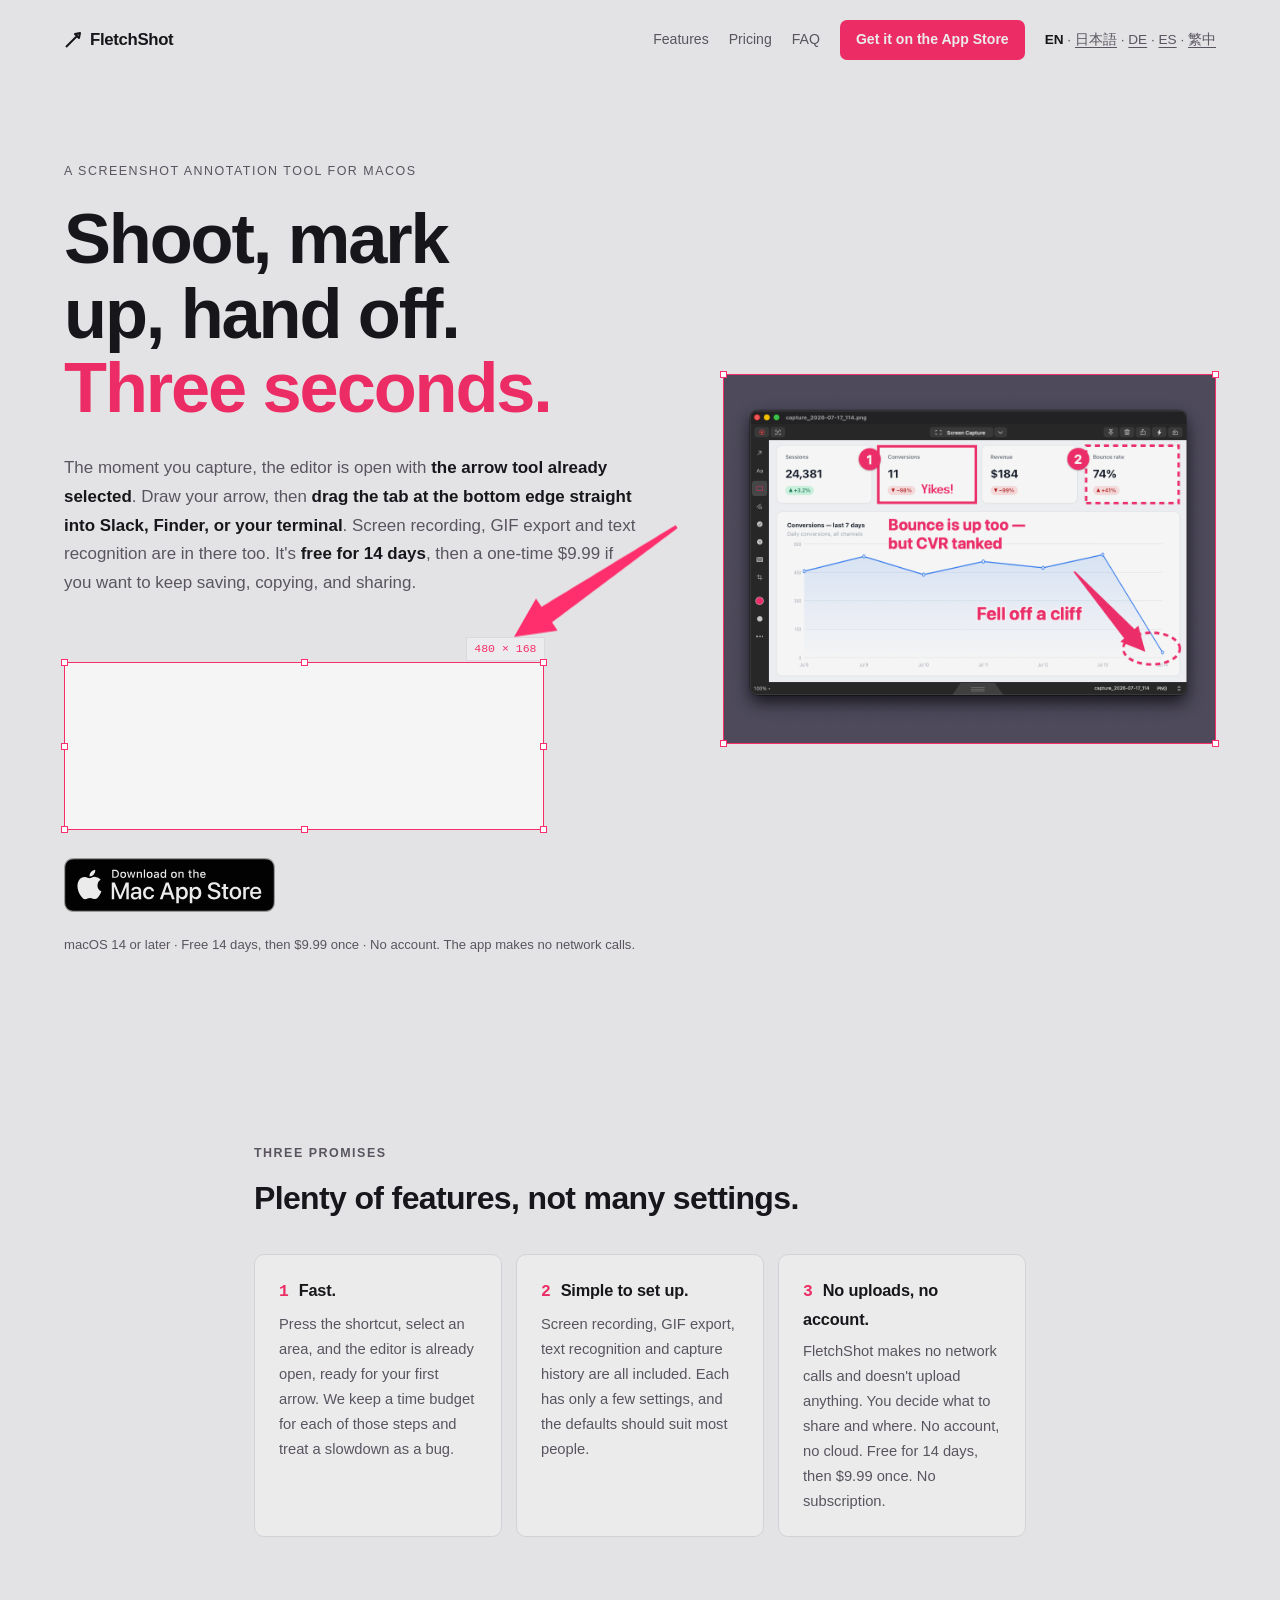
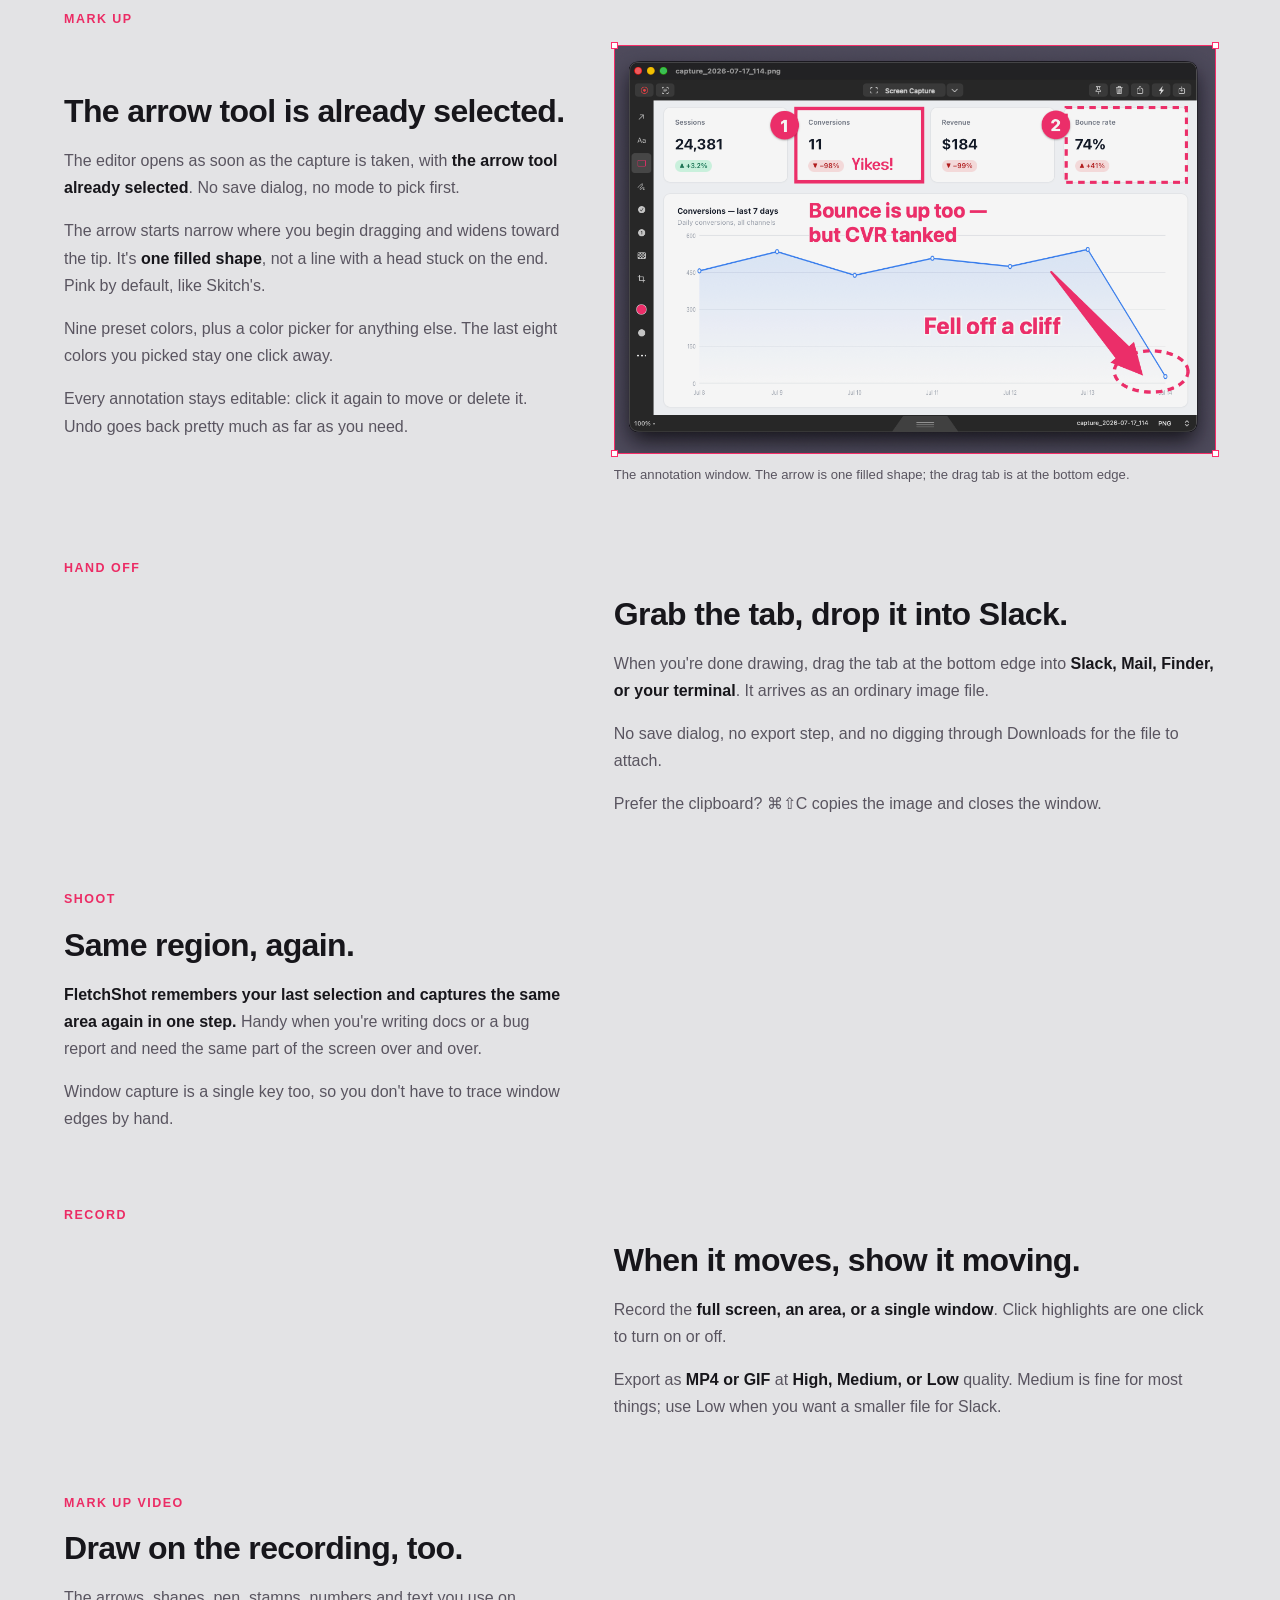
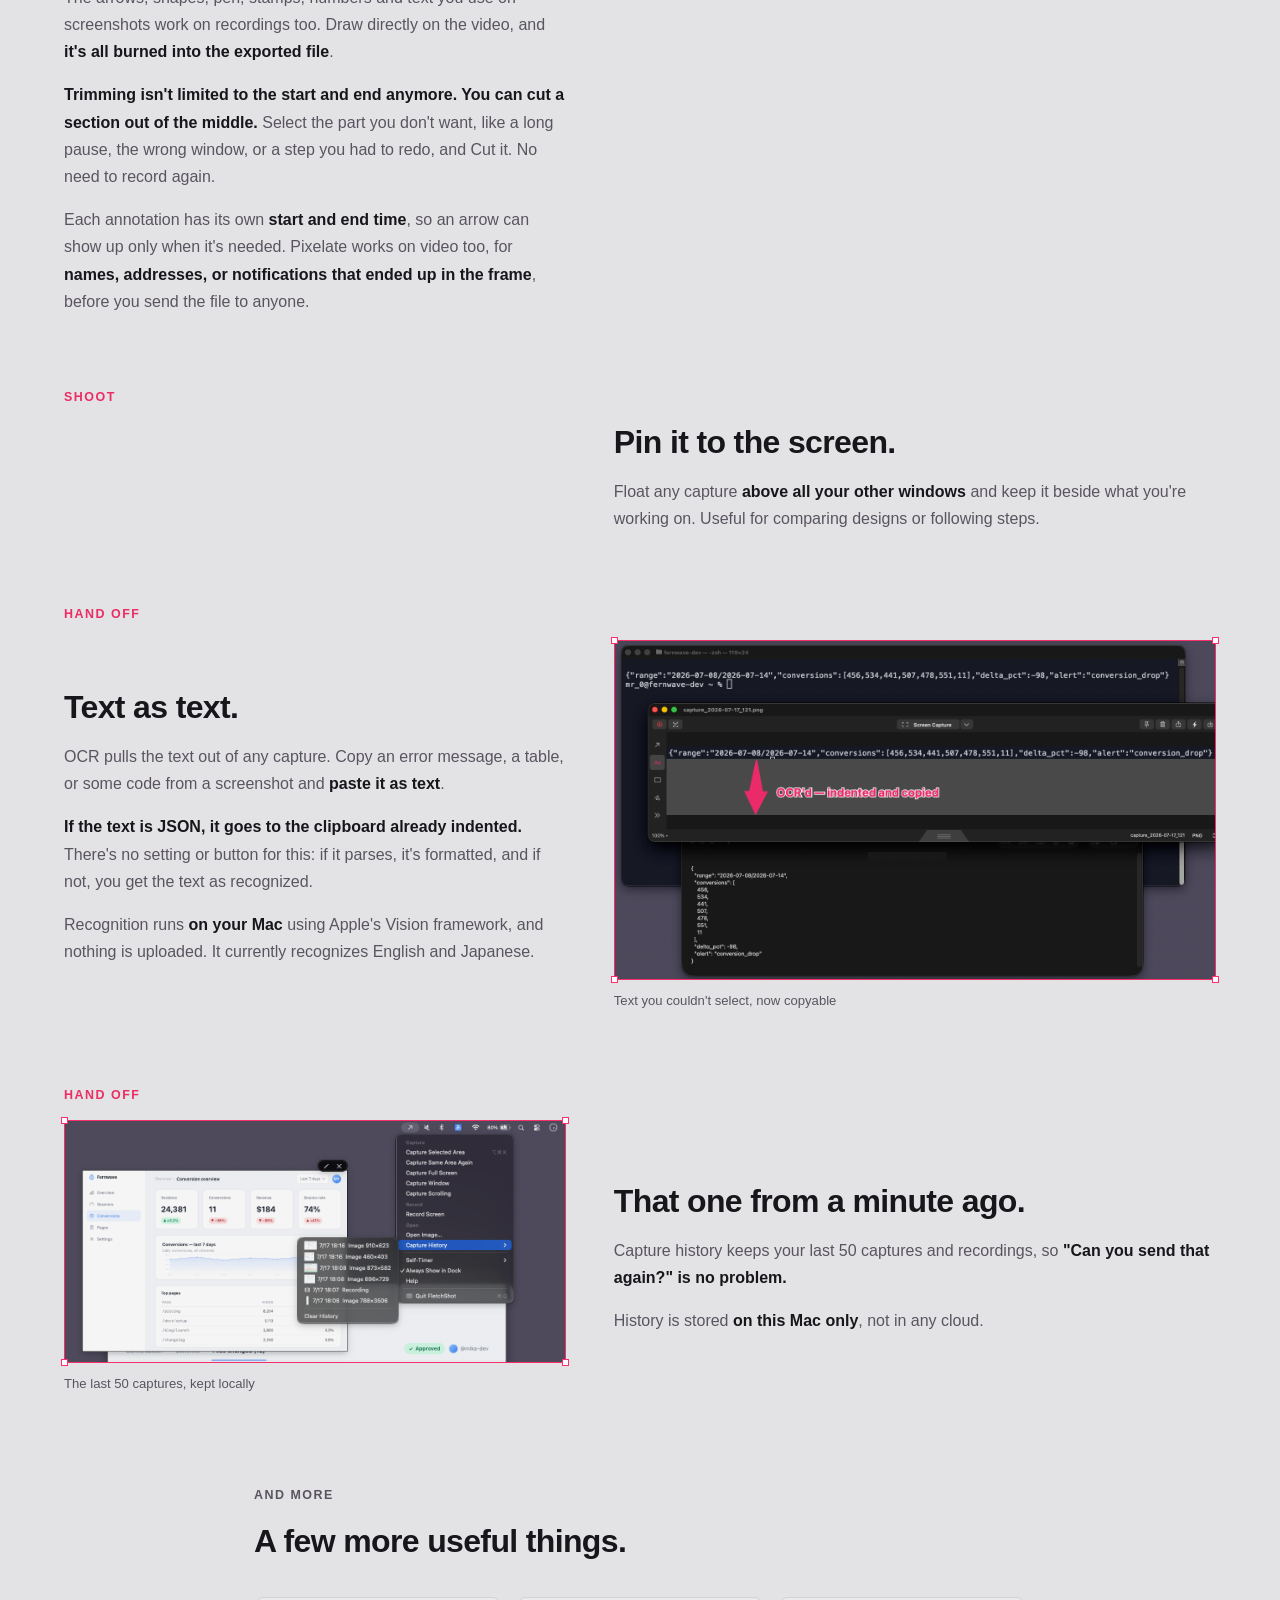
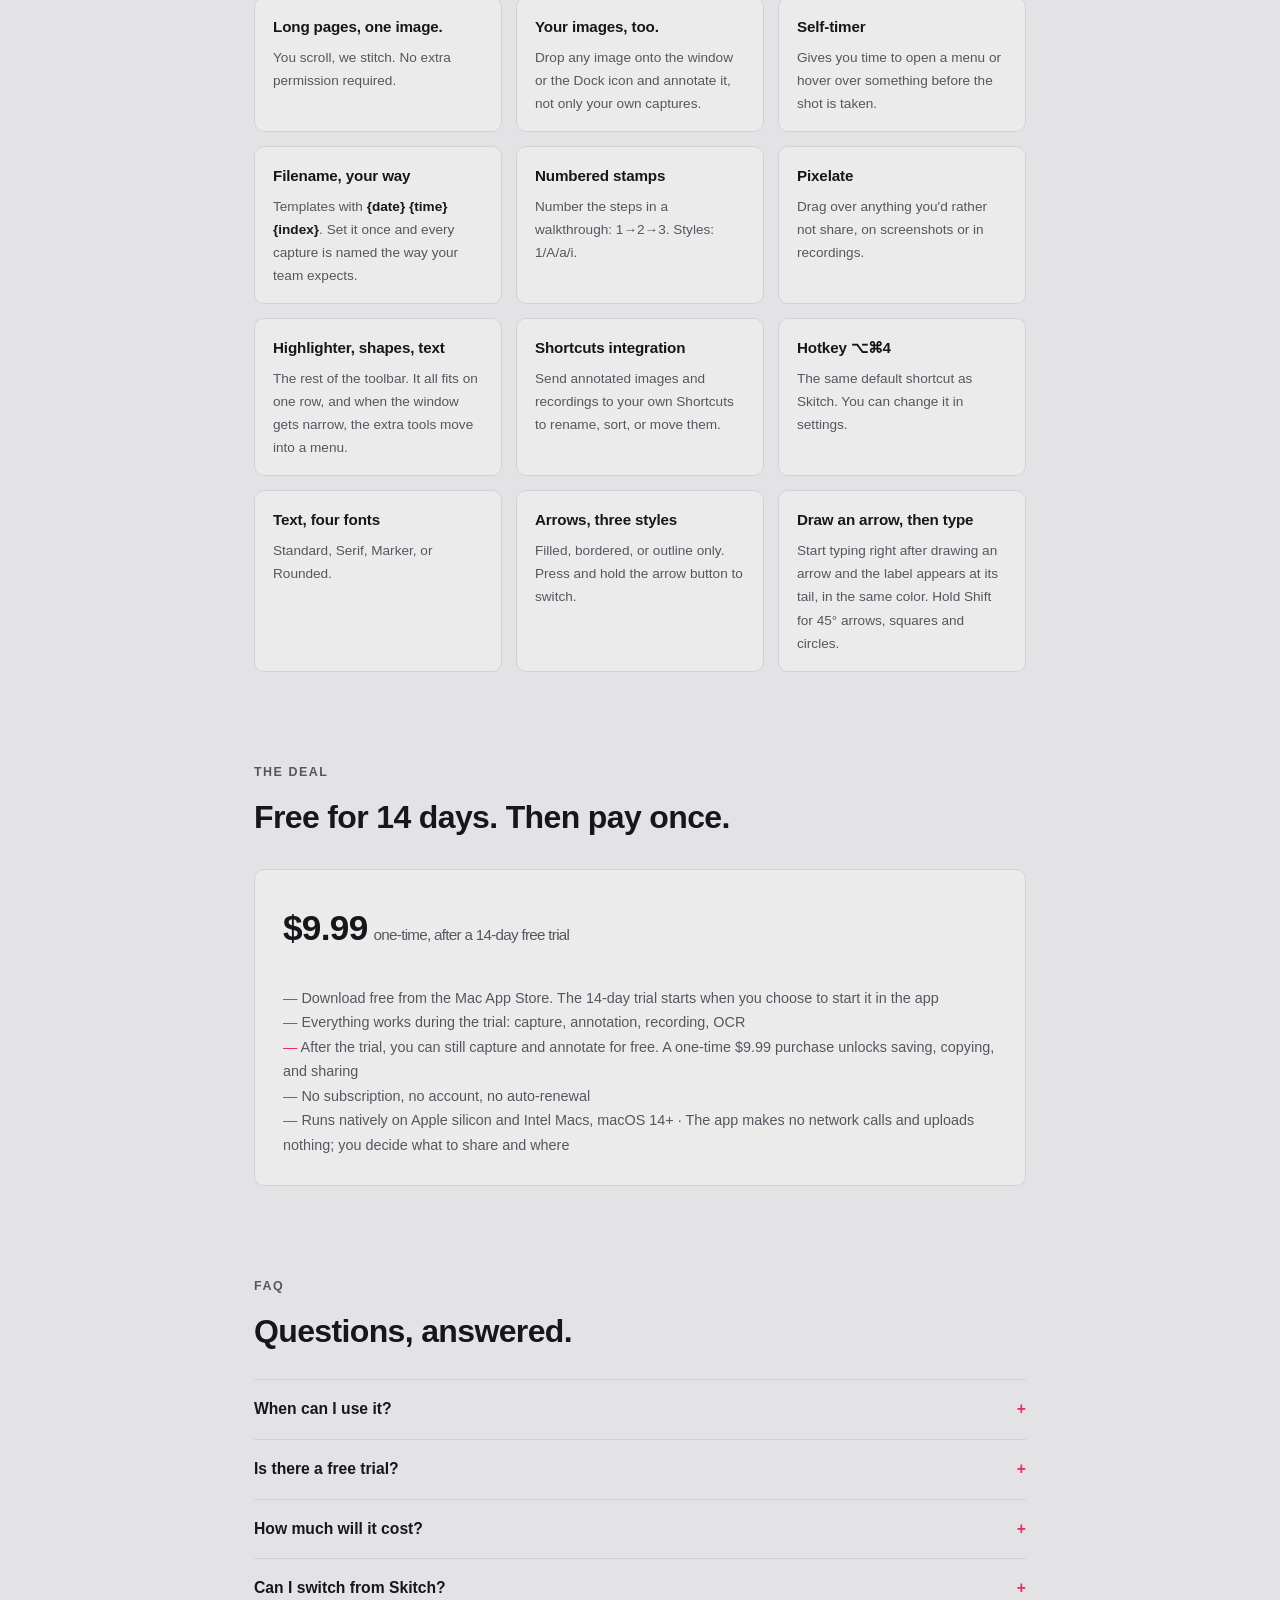
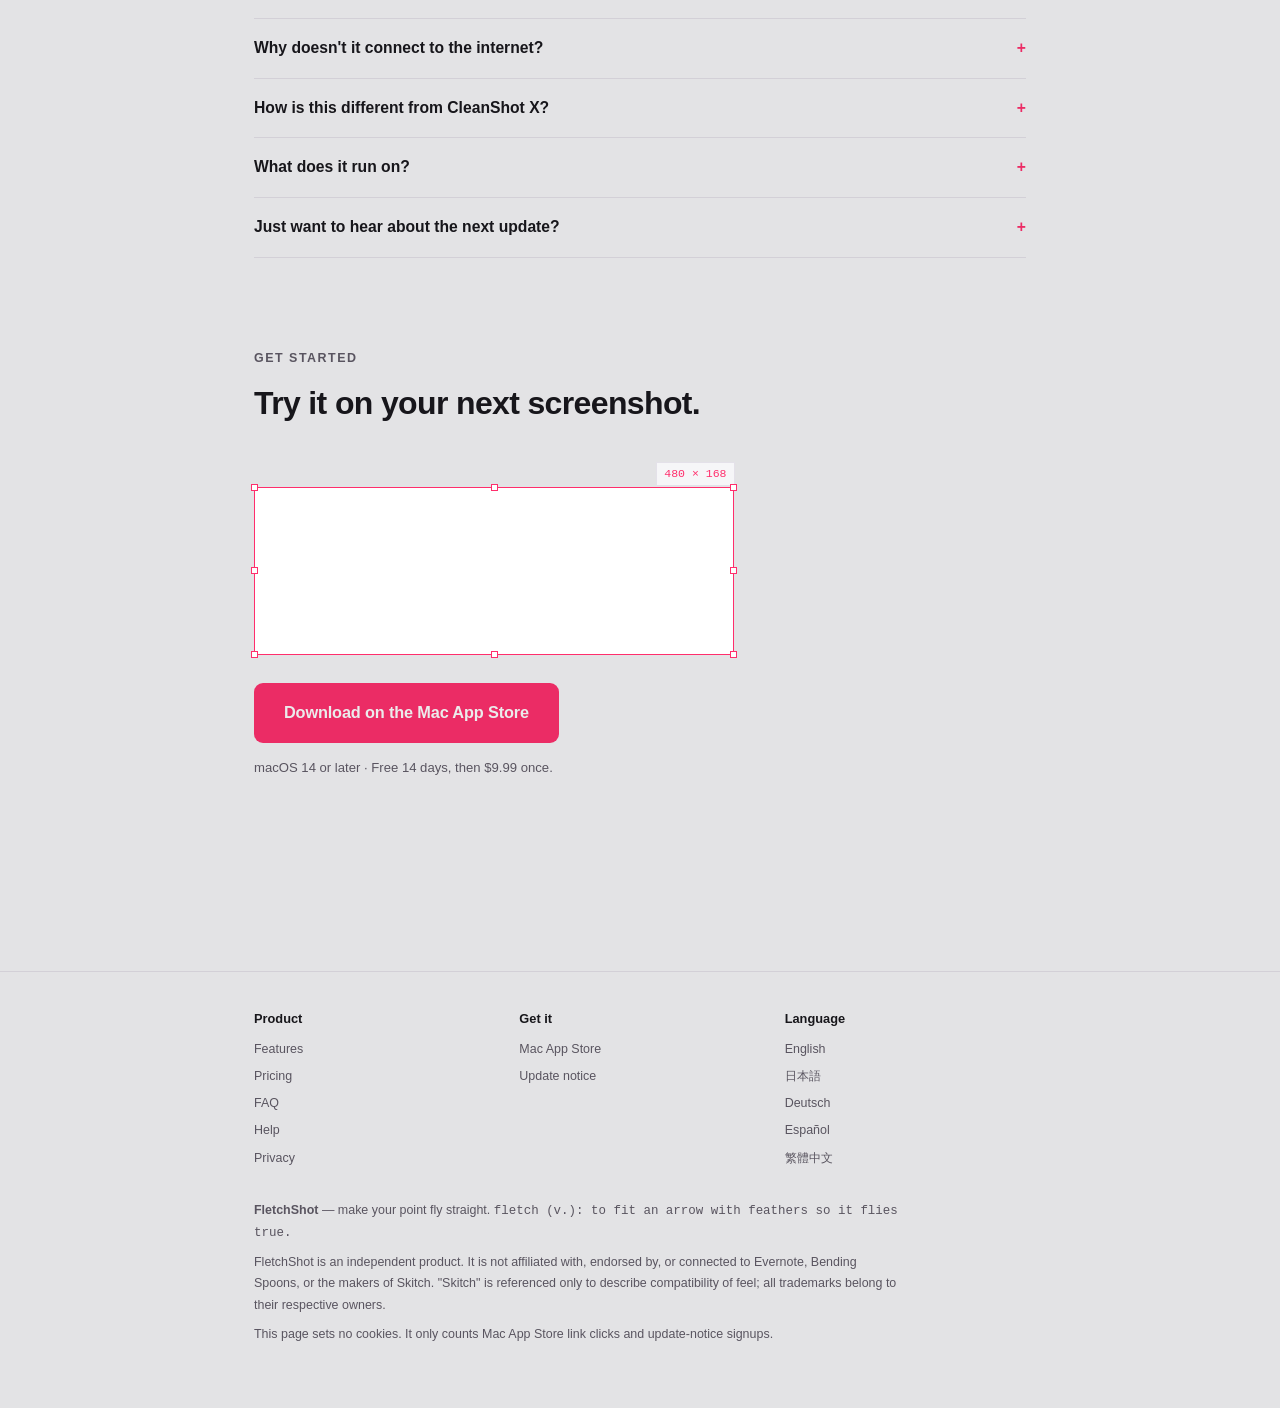
<file: index.html>
<!DOCTYPE html>
<html lang="en">
<head>
<meta charset="utf-8">
<meta name="viewport" content="width=device-width, initial-scale=1">
<title>FletchShot — Screenshot annotation for Mac, in three seconds</title>
<meta name="description" content="Capture a screenshot, draw an arrow, and drag it straight into Slack. FletchShot is a screenshot annotation app for Mac that also does screen recording, GIF export and text recognition. Free for 14 days, then $9.99 once. No subscription.">
<meta property="og:title" content="FletchShot — Screenshot annotation for Mac, in three seconds">
<meta property="og:description" content="Capture, add an arrow, drag it into Slack. Screen recording, GIF export and text recognition are included. Free for 14 days, then $9.99 once. No subscription. On the Mac App Store.">
<meta property="og:type" content="website">
<link rel="canonical" href="https://fletchshot.app/">
<link rel="alternate" hreflang="en" href="https://fletchshot.app/">
<link rel="alternate" hreflang="ja" href="https://fletchshot.app/ja.html">
<link rel="alternate" hreflang="de" href="https://fletchshot.app/de.html">
<link rel="alternate" hreflang="es" href="https://fletchshot.app/es.html">
<link rel="alternate" hreflang="zh-Hant" href="https://fletchshot.app/zh-tw.html">
<link rel="alternate" hreflang="x-default" href="https://fletchshot.app/">
<link rel="icon" href="favicon.ico" sizes="any">
<link rel="icon" href="icon-192.png" type="image/png">
<link rel="apple-touch-icon" href="apple-touch-icon.png">
<link rel="stylesheet" href="style.css">
</head>
<body>

<header class="site">
  <a class="wordmark" href="#">
    <svg width="18" height="18" viewBox="0 0 18 18" aria-hidden="true"><path d="M2 16 L13 5 L11 3 L16 2 L15 7 L13 5" fill="none" stroke="currentColor" stroke-width="2" stroke-linejoin="round"/></svg>
    FletchShot
  </a>
  <nav class="nav" aria-label="Site">
    <a class="navlink" href="#features">Features</a>
    <a class="navlink" href="#pricing">Pricing</a>
    <a class="navlink" href="#faq">FAQ</a>
    <a class="navcta storecta" data-store href="https://apps.apple.com/app/id6789836061">Get it on the App Store</a>
    <span class="lang" aria-label="Language"><strong>EN</strong> · <a href="ja.html">日本語</a> · <a href="de.html">DE</a> · <a href="es.html">ES</a> · <a href="zh-tw.html">繁中</a></span>
  </nav>
</header>

<!-- 更新バナーの置き場所。点灯する版のときだけ div.updatebanner を置く（CSSは style.css に常設）。
     直近の点灯: v2.1 継ぎ撮り（2026-08-27 点灯 → 2026-09-10 撤去。三井裁定=公開から2週間で消す） -->

<main>
  <div class="hero">
    <canvas id="arrowCanvas" aria-hidden="true"></canvas>
    <div class="wrap-wide hero-grid">
      <div class="hero-copy">
        <p class="eyebrow">A screenshot annotation tool for macOS</p>
        <h1>Shoot, mark up, hand off.<br><span class="accent">Three seconds.</span></h1>
        <p class="sub" id="arrowFrom">The moment you capture, the editor is open with <strong>the arrow tool already selected</strong>. Draw your arrow, then <strong>drag the tab at the bottom edge straight into Slack, Finder, or your terminal</strong>. Screen recording, GIF export and text recognition are in there too. It's <strong>free for 14 days</strong>, then a one-time $9.99 if you want to keep saving, copying, and sharing.</p>

        <div class="capture-decor" aria-hidden="true">
          <span class="handle" style="top:-4px;left:-4px"></span>
          <span class="handle" style="top:-4px;left:calc(50% - 3.5px)"></span>
          <span class="handle" style="top:-4px;right:-4px"></span>
          <span class="handle" style="top:calc(50% - 3.5px);left:-4px"></span>
          <span class="handle" style="top:calc(50% - 3.5px);right:-4px"></span>
          <span class="handle" style="bottom:-4px;left:-4px"></span>
          <span class="handle" style="bottom:-4px;left:calc(50% - 3.5px)"></span>
          <span class="handle" style="bottom:-4px;right:-4px"></span>
          <span class="readout mono" aria-hidden="true">480 × 200</span>
        </div>

        <div class="cta-block" id="get">
          <a class="storecta badge" data-store href="https://apps.apple.com/app/id6789836061" aria-label="Download FletchShot on the Mac App Store">
            <img src="badges/mac-app-store-badge-en.svg" alt="Download on the Mac App Store" width="211" height="54">
          </a>
          <p class="ctanote">macOS 14 or later · Free 14 days, then $9.99 once · No account. The app makes no network calls.</p>
        </div>
      </div>
      <div class="hero-shot">
        <figure class="media" data-media>
          <div class="frame">
            <span class="handle" style="top:-4px;left:-4px"></span>
            <span class="handle" style="top:-4px;right:-4px"></span>
            <span class="handle" style="bottom:-4px;left:-4px"></span>
            <span class="handle" style="bottom:-4px;right:-4px"></span>
            <video src="media/hero-loop.mp4" poster="media/hero-window.png" data-fallback="media/hero-window.png" autoplay muted loop playsinline preload="metadata" aria-label="Looping demo of FletchShot: capture, pink tapered arrow, drag-away tab at the bottom edge"></video>
          </div>
        </figure>
      </div>
    </div>
  </div>

  <section id="demo">
    <div class="wrap-wide">
      <p class="kicker">The real thing</p>
      <h2 class="head">This is what three seconds looks like.</h2>
      <figure class="media" data-media>
        <div class="frame">
          <span class="handle" style="top:-4px;left:-4px"></span>
          <span class="handle" style="top:-4px;right:-4px"></span>
          <span class="handle" style="bottom:-4px;left:-4px"></span>
          <span class="handle" style="bottom:-4px;right:-4px"></span>
          <video src="media/demo-full.mp4" poster="media/demo-full-poster.png" autoplay muted loop playsinline preload="metadata" aria-label="Real-app demo at actual speed: hotkey, capture, arrow annotation, drag-away tab into Slack"></video>
        </div>
        <figcaption>Recorded from the app at actual speed: shortcut, select an area, draw an arrow, drag the tab into Slack</figcaption>
      </figure>
    </div>
  </section>

  <section>
    <div class="wrap">
      <p class="kicker">Three promises</p>
      <h2 class="head">Plenty of features, not many settings.</h2>
      <div class="four">
        <div class="item">
          <h3><span class="n mono">1</span>Fast.</h3>
          <p>Press the shortcut, select an area, and the editor is already open, ready for your first arrow. We keep a time budget for each of those steps and treat a slowdown as a bug.</p>
        </div>
        <div class="item">
          <h3><span class="n mono">2</span>Simple to set up.</h3>
          <p>Screen recording, GIF export, text recognition and capture history are all included. Each has only a few settings, and the defaults should suit most people.</p>
        </div>
        <div class="item">
          <h3><span class="n mono">3</span>No uploads, no account.</h3>
          <p>FletchShot makes no network calls and doesn't upload anything. You decide what to share and where. No account, no cloud. Free for 14 days, then $9.99 once. No subscription.</p>
        </div>
      </div>
    </div>
  </section>

  <section id="features">
    <div class="wrap-wide">
      <p class="kicker">Mark up</p>
      <div class="feature">
        <div class="ftext">
          <h2 class="head">The arrow tool is already selected.</h2>
          <p>The editor opens as soon as the capture is taken, with <strong>the arrow tool already selected</strong>. No save dialog, no mode to pick first.</p>
          <p>The arrow starts narrow where you begin dragging and widens toward the tip. It's <strong>one filled shape</strong>, not a line with a head stuck on the end. Pink by default, like Skitch's.</p>
          <p>Nine preset colors, plus a color picker for anything else. The last eight colors you picked stay one click away.</p>
          <p>Every annotation stays editable: click it again to move or delete it. Undo goes back pretty much as far as you need.</p>
        </div>
        <div class="fmedia">
          <figure class="media" data-media>
            <div class="frame">
              <span class="handle" style="top:-4px;left:-4px"></span>
              <span class="handle" style="top:-4px;right:-4px"></span>
              <span class="handle" style="bottom:-4px;left:-4px"></span>
              <span class="handle" style="bottom:-4px;right:-4px"></span>
              <img src="media/annotate.png" alt="The FletchShot annotation window: a pink tapered arrow, rectangles, text and numbered stamps on a captured dashboard" loading="lazy">
            </div>
            <figcaption>The annotation window. The arrow is one filled shape; the drag tab is at the bottom edge.</figcaption>
          </figure>
        </div>
      </div>
    </div>
  </section>

  <section>
    <div class="wrap-wide">
      <p class="kicker">Hand off</p>
      <div class="feature flip">
        <div class="ftext">
          <h2 class="head">Grab the tab, drop it into Slack.</h2>
          <p>When you're done drawing, drag the tab at the bottom edge into <strong>Slack, Mail, Finder, or your terminal</strong>. It arrives as an ordinary image file.</p>
          <p>No save dialog, no export step, and no digging through Downloads for the file to attach.</p>
          <p>Prefer the clipboard? ⌘⇧C copies the image and closes the window.</p>
        </div>
        <div class="fmedia">
          <figure class="media" data-media>
            <div class="frame" data-diagram="How it works">
              <span class="handle" style="top:-4px;left:-4px"></span>
              <span class="handle" style="top:-4px;right:-4px"></span>
              <span class="handle" style="bottom:-4px;left:-4px"></span>
              <span class="handle" style="bottom:-4px;right:-4px"></span>
              <video src="media/handoff.mp4" poster="media/handoff-poster.png" autoplay muted loop playsinline preload="metadata" aria-label="Animated diagram of dragging the tab at the bottom edge to hand an annotated image to a chat app"></video>
            </div>
            <figcaption>Drag the tab into Slack. No save dialog needed.</figcaption>
          </figure>
        </div>
      </div>
    </div>
  </section>

  <section>
    <div class="wrap-wide">
      <p class="kicker">Shoot</p>
      <div class="feature">
        <div class="ftext">
          <h2 class="head">Same region, again.</h2>
          <p><strong>FletchShot remembers your last selection and captures the same area again in one step.</strong> Handy when you're writing docs or a bug report and need the same part of the screen over and over.</p>
          <p>Window capture is a single key too, so you don't have to trace window edges by hand.</p>
        </div>
        <div class="fmedia">
          <figure class="media" data-media>
            <div class="frame" data-diagram="How it works">
              <span class="handle" style="top:-4px;left:-4px"></span>
              <span class="handle" style="top:-4px;right:-4px"></span>
              <span class="handle" style="bottom:-4px;left:-4px"></span>
              <span class="handle" style="bottom:-4px;right:-4px"></span>
              <video src="media/capture.mp4" poster="media/capture-poster.png" autoplay muted loop playsinline preload="metadata" aria-label="Animated diagram of re-shooting the same region: after one selection, a hotkey re-captures the identical rectangle"></video>
            </div>
            <figcaption>Capture the same area again without selecting it</figcaption>
          </figure>
        </div>
      </div>
    </div>
  </section>

  <section>
    <div class="wrap-wide">
      <p class="kicker">Record</p>
      <div class="feature flip">
        <div class="ftext">
          <h2 class="head">When it moves, show it moving.</h2>
          <p>Record the <strong>full screen, an area, or a single window</strong>. Click highlights are one click to turn on or off.</p>
          <p>Export as <strong>MP4 or GIF</strong> at <strong>High, Medium, or Low</strong> quality. Medium is fine for most things; use Low when you want a smaller file for Slack.</p>
        </div>
        <div class="fmedia">
          <figure class="media" data-media>
            <div class="frame" data-diagram="How it works">
              <span class="handle" style="top:-4px;left:-4px"></span>
              <span class="handle" style="top:-4px;right:-4px"></span>
              <span class="handle" style="bottom:-4px;left:-4px"></span>
              <span class="handle" style="bottom:-4px;right:-4px"></span>
              <video src="media/recording.mp4" poster="media/recording-poster.png" autoplay muted loop playsinline preload="metadata" aria-label="Animated diagram of screen recording: click highlights during capture, then one switch flips the export between MP4 and GIF"></video>
            </div>
            <figcaption>Record, then choose MP4 or GIF</figcaption>
          </figure>
        </div>
      </div>
    </div>
  </section>

  <section>
    <div class="wrap-wide">
      <p class="kicker">Mark up video</p>
      <div class="feature">
        <div class="ftext">
          <h2 class="head">Draw on the recording, too.</h2>
          <p>The arrows, shapes, pen, stamps, numbers and text you use on screenshots work on recordings too. Draw directly on the video, and <strong>it's all burned into the exported file</strong>.</p>
          <p><strong>Trimming isn't limited to the start and end anymore. You can cut a section out of the middle.</strong> Select the part you don't want, like a long pause, the wrong window, or a step you had to redo, and Cut it. No need to record again.</p>
          <p>Each annotation has its own <strong>start and end time</strong>, so an arrow can show up only when it's needed. Pixelate works on video too, for <strong>names, addresses, or notifications that ended up in the frame</strong>, before you send the file to anyone.</p>
        </div>
        <div class="fmedia">
          <figure class="media" data-media>
            <div class="frame" data-diagram="How it works">
              <span class="handle" style="top:-4px;left:-4px"></span>
              <span class="handle" style="top:-4px;right:-4px"></span>
              <span class="handle" style="bottom:-4px;left:-4px"></span>
              <span class="handle" style="bottom:-4px;right:-4px"></span>
              <video src="media/video-markup.mp4" poster="media/video-markup-poster.png" autoplay muted loop playsinline preload="metadata" aria-label="Animated diagram of video markup: a pink arrow drawn on a recording, then a middle section is selected and Cut out, leaving a shorter clip"></video>
            </div>
            <figcaption>Annotate the recording, cut out what you don't need, then share it</figcaption>
          </figure>
        </div>
      </div>
    </div>
  </section>

  <section>
    <div class="wrap-wide">
      <p class="kicker">Shoot</p>
      <div class="feature flip">
        <div class="ftext">
          <h2 class="head">Pin it to the screen.</h2>
          <p>Float any capture <strong>above all your other windows</strong> and keep it beside what you're working on. Useful for comparing designs or following steps.</p>
        </div>
        <div class="fmedia">
          <figure class="media" data-media>
            <div class="frame" data-diagram="How it works">
              <span class="handle" style="top:-4px;left:-4px"></span>
              <span class="handle" style="top:-4px;right:-4px"></span>
              <span class="handle" style="bottom:-4px;left:-4px"></span>
              <span class="handle" style="bottom:-4px;right:-4px"></span>
              <video src="media/pin.mp4" poster="media/pin-poster.png" autoplay muted loop playsinline preload="metadata" aria-label="Animated diagram of pinning a capture: other windows pass behind while the pinned capture stays on top"></video>
            </div>
            <figcaption>Pinned and always on top</figcaption>
          </figure>
        </div>
      </div>
    </div>
  </section>

  <section>
    <div class="wrap-wide">
      <p class="kicker">Hand off</p>
      <div class="feature">
        <div class="ftext">
          <h2 class="head">Text as text.</h2>
          <p>OCR pulls the text out of any capture. Copy an error message, a table, or some code from a screenshot and <strong>paste it as text</strong>.</p>
          <p><strong>If the text is JSON, it goes to the clipboard already indented.</strong> There's no setting or button for this: if it parses, it's formatted, and if not, you get the text as recognized.</p>
          <p>Recognition runs <strong>on your Mac</strong> using Apple's Vision framework, and nothing is uploaded. It currently recognizes English and Japanese.</p>
        </div>
        <div class="fmedia">
          <figure class="media" data-media>
            <div class="frame" data-diagram="How it works">
              <span class="handle" style="top:-4px;left:-4px"></span>
              <span class="handle" style="top:-4px;right:-4px"></span>
              <span class="handle" style="bottom:-4px;left:-4px"></span>
              <span class="handle" style="bottom:-4px;right:-4px"></span>
              <video src="media/ocr.mp4" poster="media/ocr-poster.png" data-fallback="media/ocr.png" autoplay muted loop playsinline preload="metadata" aria-label="Animated diagram: a scan line passes over a capture and the pixels become selectable text, with JSON landing on the clipboard already indented"></video>
            </div>
            <figcaption>Text you couldn't select, now copyable</figcaption>
          </figure>
        </div>
      </div>
    </div>
  </section>

  <section>
    <div class="wrap-wide">
      <p class="kicker">Hand off</p>
      <div class="feature flip">
        <div class="ftext">
          <h2 class="head">That one from a minute ago.</h2>
          <p>Capture history keeps your last 50 captures and recordings, so <strong>"Can you send that again?" is no problem.</strong></p>
          <p>History is stored <strong>on this Mac only</strong>, not in any cloud.</p>
        </div>
        <div class="fmedia">
          <figure class="media" data-media>
            <div class="frame">
              <span class="handle" style="top:-4px;left:-4px"></span>
              <span class="handle" style="top:-4px;right:-4px"></span>
              <span class="handle" style="bottom:-4px;left:-4px"></span>
              <span class="handle" style="bottom:-4px;right:-4px"></span>
              <img src="media/history.png" alt="The FletchShot menu bar menu with Capture History open, listing recent captures and recordings" loading="lazy">
            </div>
            <figcaption>The last 50 captures, kept locally</figcaption>
          </figure>
        </div>
      </div>
    </div>
  </section>

  <section>
    <div class="wrap">
      <p class="kicker">And more</p>
      <h2 class="head">A few more useful things.</h2>
      <div class="four mini">
        <div class="item">
          <h3>Long pages, one image.</h3>
          <p>You scroll, we stitch. No extra permission required.</p>
        </div>
        <div class="item">
          <h3>Your images, too.</h3>
          <p>Drop any image onto the window or the Dock icon and annotate it, not only your own captures.</p>
        </div>
        <div class="item">
          <h3>Self-timer</h3>
          <p>Gives you time to open a menu or hover over something before the shot is taken.</p>
        </div>
        <div class="item">
          <h3>Filename, your way</h3>
          <p>Templates with <strong>{date} {time} {index}</strong>. Set it once and every capture is named the way your team expects.</p>
        </div>
        <div class="item">
          <h3>Numbered stamps</h3>
          <p>Number the steps in a walkthrough: 1→2→3. Styles: 1/A/a/i.</p>
        </div>
        <div class="item">
          <h3>Pixelate</h3>
          <p>Drag over anything you'd rather not share, on screenshots or in recordings.</p>
        </div>
        <div class="item">
          <h3>Highlighter, shapes, text</h3>
          <p>The rest of the toolbar. It all fits on one row, and when the window gets narrow, the extra tools move into a menu.</p>
        </div>
        <div class="item">
          <h3>Shortcuts integration</h3>
          <p>Send annotated images and recordings to your own Shortcuts to rename, sort, or move them.</p>
        </div>
        <div class="item">
          <h3>Hotkey ⌥⌘4</h3>
          <p>The same default shortcut as Skitch. You can change it in settings.</p>
        </div>
        <div class="item">
          <h3>Text, four fonts</h3>
          <p>Standard, Serif, Marker, or Rounded.</p>
        </div>
        <div class="item">
          <h3>Arrows, three styles</h3>
          <p>Filled, bordered, or outline only. Press and hold the arrow button to switch.</p>
        </div>
        <div class="item">
          <h3>Draw an arrow, then type</h3>
          <p>Start typing right after drawing an arrow and the label appears at its tail, in the same color. Hold Shift for 45° arrows, squares and circles.</p>
        </div>
      </div>
    </div>
  </section>

  <section id="pricing">
    <div class="wrap">
      <p class="kicker">The deal</p>
      <h2 class="head">Free for 14 days. Then pay once.</h2>
      <div class="deal">
        <p class="sale-note" data-sale-start="2026-11-27T00:00:00+09:00" data-sale-end="2026-12-01T00:00:00+09:00" hidden>Black Friday: $9.99 → $4.99, Nov 27–30</p>
        <div class="price">$9.99<small>one-time, after a 14-day free trial</small></div>
        <ul>
          <li>Download free from the Mac App Store. The 14-day trial starts when you choose to start it in the app</li>
          <li>Everything works during the trial: capture, annotation, recording, OCR</li>
          <li>After the trial, you can still capture and annotate for free. A one-time $9.99 purchase unlocks saving, copying, and sharing</li>
          <li>No subscription, no account, no auto-renewal</li>
          <li>Runs natively on Apple silicon and Intel Macs, macOS 14+ · The app makes no network calls and uploads nothing; you decide what to share and where</li>
        </ul>
      </div>
    </div>
  </section>

  <section id="faq">
    <div class="wrap">
      <p class="kicker">FAQ</p>
      <h2 class="head">Questions, answered.</h2>
      <div class="faq">
        <details>
          <summary>When can I use it?</summary>
          <p>Now. FletchShot is on the Mac App Store: free to download, free to try for 14 days, then a one-time unlock. No account. If you'd like an email when the next major version comes out, there's an optional signup at the bottom of this FAQ.</p>
        </details>
        <details>
          <summary>Is there a free trial?</summary>
          <p>Yes, 14 days with everything enabled. Download the app for free and click <strong>"Start 14-day trial"</strong> in the app. Until the trial ends, saving, copying, and sharing work exactly as in the paid version. You aren't charged during the trial; Apple only charges you when you click <strong>"Unlock"</strong> ($9.99). After 14 days, capturing and drawing stay free. Saving to a file, copying to the clipboard, the drag tab and the share sheet are what need the unlock. It's a one-time purchase, so nothing renews.</p>
        </details>
        <details>
          <summary>How much will it cost?</summary>
          <p>Free to download and free for 14 days. After that, a one-time <strong>$9.99</strong> unlocks saving, copying, and sharing for good. No subscription. Family Sharing isn't available, so each Apple Account needs a separate purchase. A future major upgrade might be paid, but the version you bought will keep working.</p>
        </details>
        <details>
          <summary>Can I switch from Skitch?</summary>
          <p>Yes, that's the main reason it exists. We put it side by side with Skitch 2.9 and rebuilt the tapered arrow, the jump from capture straight into the editor, and the drag tab to match. The default shortcut is ⌥⌘4, and you can start typing as soon as you've drawn an arrow. The goal is simple: if you used Skitch, you shouldn't have to relearn anything. Wondering what happens to Skitch itself in macOS 28? <a href="skitch-macos-28.html">Here’s the explainer</a>.</p>
        </details>
        <details>
          <summary>Why doesn't it connect to the internet?</summary>
          <p>Screenshots often contain things that shouldn't end up on someone else's server: customer data, internal dashboards, a token in a terminal. So FletchShot makes no network calls at all. OCR runs on your Mac, and the app never uploads your screenshots or recordings. They go somewhere only when you drag, copy, save, or share them yourself.</p>
        </details>
        <details>
          <summary>How is this different from CleanShot X?</summary>
          <p>CleanShot X is an excellent, full-featured pro tool with a lot of features and settings. FletchShot is narrower. It's built for taking a screenshot, adding an arrow and sending it, many times a day. Some of the same features are here in simpler form with fewer options, and there's no cloud service and no account to create.</p>
        </details>
        <details>
          <summary>What does it run on?</summary>
          <p>macOS 14 or later. It runs natively on both Apple silicon and Intel Macs. Distributed through the Mac App Store (App Sandbox).</p>
        </details>
        <details>
          <summary>Just want to hear about the next update?</summary>
          <p>Leave your email below and we'll send one message when a major version ships. That's it. No newsletter, and we don't share your address.</p>
          <form class="signup mini" novalidate>
            <input type="hidden" name="source" value="direct">
            <input type="hidden" name="lang" value="en">
            <input type="hidden" name="intent" value="update-notice">
            <input type="email" name="email" required placeholder="you@example.com" aria-label="Email address">
            <button type="submit">Keep me posted</button>
          </form>
          <p class="formmsg" role="status"></p>
        </details>
      </div>
    </div>
  </section>

  <section>
    <div class="wrap">
      <p class="kicker">Get started</p>
      <h2 class="head">Try it on your next screenshot.</h2>
      <div class="capture-decor" aria-hidden="true">
        <span class="handle" style="top:-4px;left:-4px"></span>
        <span class="handle" style="top:-4px;left:calc(50% - 3.5px)"></span>
        <span class="handle" style="top:-4px;right:-4px"></span>
        <span class="handle" style="top:calc(50% - 3.5px);left:-4px"></span>
        <span class="handle" style="top:calc(50% - 3.5px);right:-4px"></span>
        <span class="handle" style="bottom:-4px;left:-4px"></span>
        <span class="handle" style="bottom:-4px;left:calc(50% - 3.5px)"></span>
        <span class="handle" style="bottom:-4px;right:-4px"></span>
        <span class="readout mono" aria-hidden="true">480 × 200</span>
      </div>
      <div class="cta-block">
        <a class="storecta primary" data-store href="https://apps.apple.com/app/id6789836061" aria-label="Download FletchShot on the Mac App Store">
          <span class="storecta-label">Download on the Mac App Store</span>
        </a>
        <p class="ctanote">macOS 14 or later · Free 14 days, then $9.99 once.</p>
      </div>
    </div>
  </section>
</main>

<footer class="site">
  <div class="wrap">
    <div class="cols">
      <div>
        <h4>Product</h4>
        <a href="#demo">Live demo</a>
        <a href="#features">Features</a>
        <a href="#pricing">Pricing</a>
        <a href="#faq">FAQ</a>
        <a href="help.html">Help</a>
        <a href="privacy.html">Privacy</a>
      </div>
      <div>
        <h4>Get it</h4>
        <a data-store href="https://apps.apple.com/app/id6789836061">Mac App Store</a>
        <a href="#faq">Update notice</a>
      </div>
      <div>
        <h4>Language</h4>
        <a href="index.html">English</a>
        <a href="ja.html">日本語</a>
        <a href="de.html">Deutsch</a>
        <a href="es.html">Español</a>
        <a href="zh-tw.html">繁體中文</a>
      </div>
    </div>
    <p><strong>FletchShot</strong> — make your point fly straight. <span class="mono">fletch (v.): to fit an arrow with feathers so it flies true.</span></p>
    <p>FletchShot is an independent product. It is not affiliated with, endorsed by, or connected to Evernote, Bending Spoons, or the makers of Skitch. "Skitch" is referenced only to describe compatibility of feel; all trademarks belong to their respective owners.</p>
    <p>This page sets no cookies. It only counts Mac App Store link clicks and update-notice signups.</p>
  </div>
</footer>

<script src="lp.js"></script>
</body>
</html>
</file>
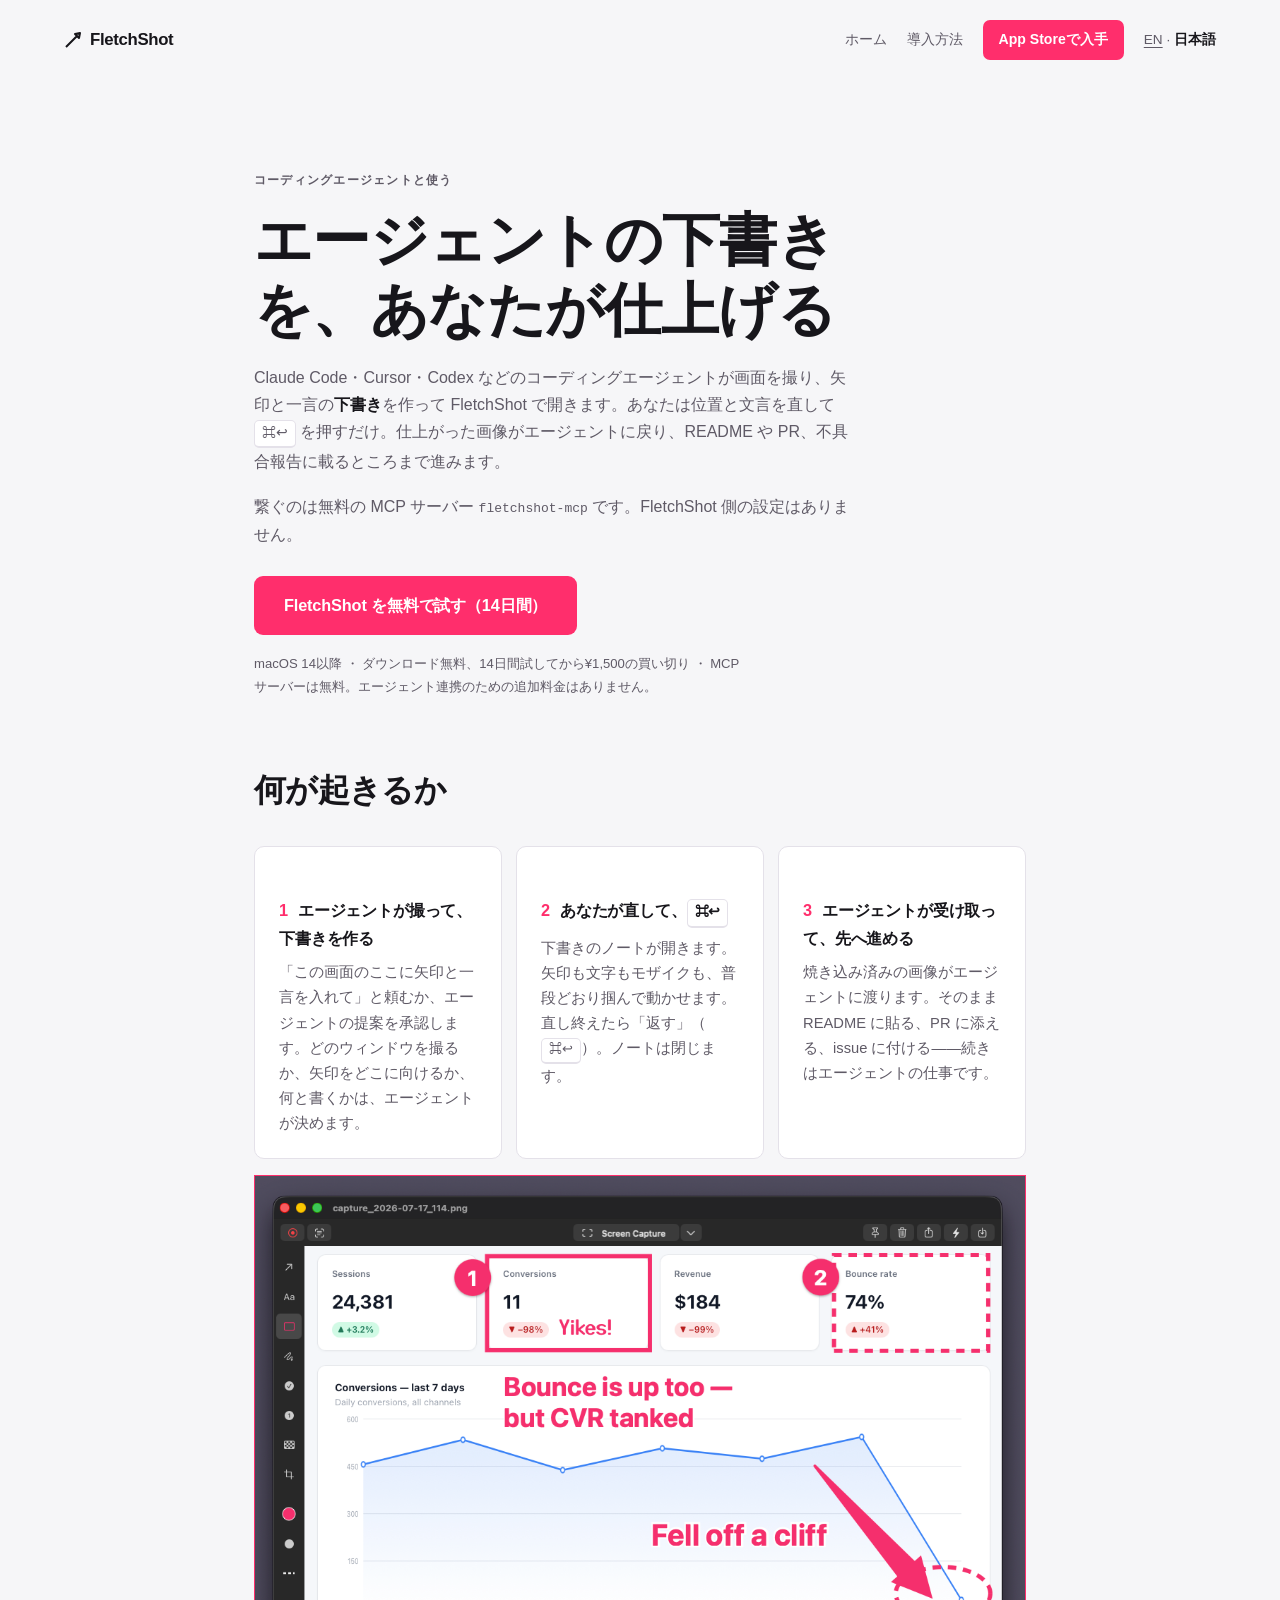
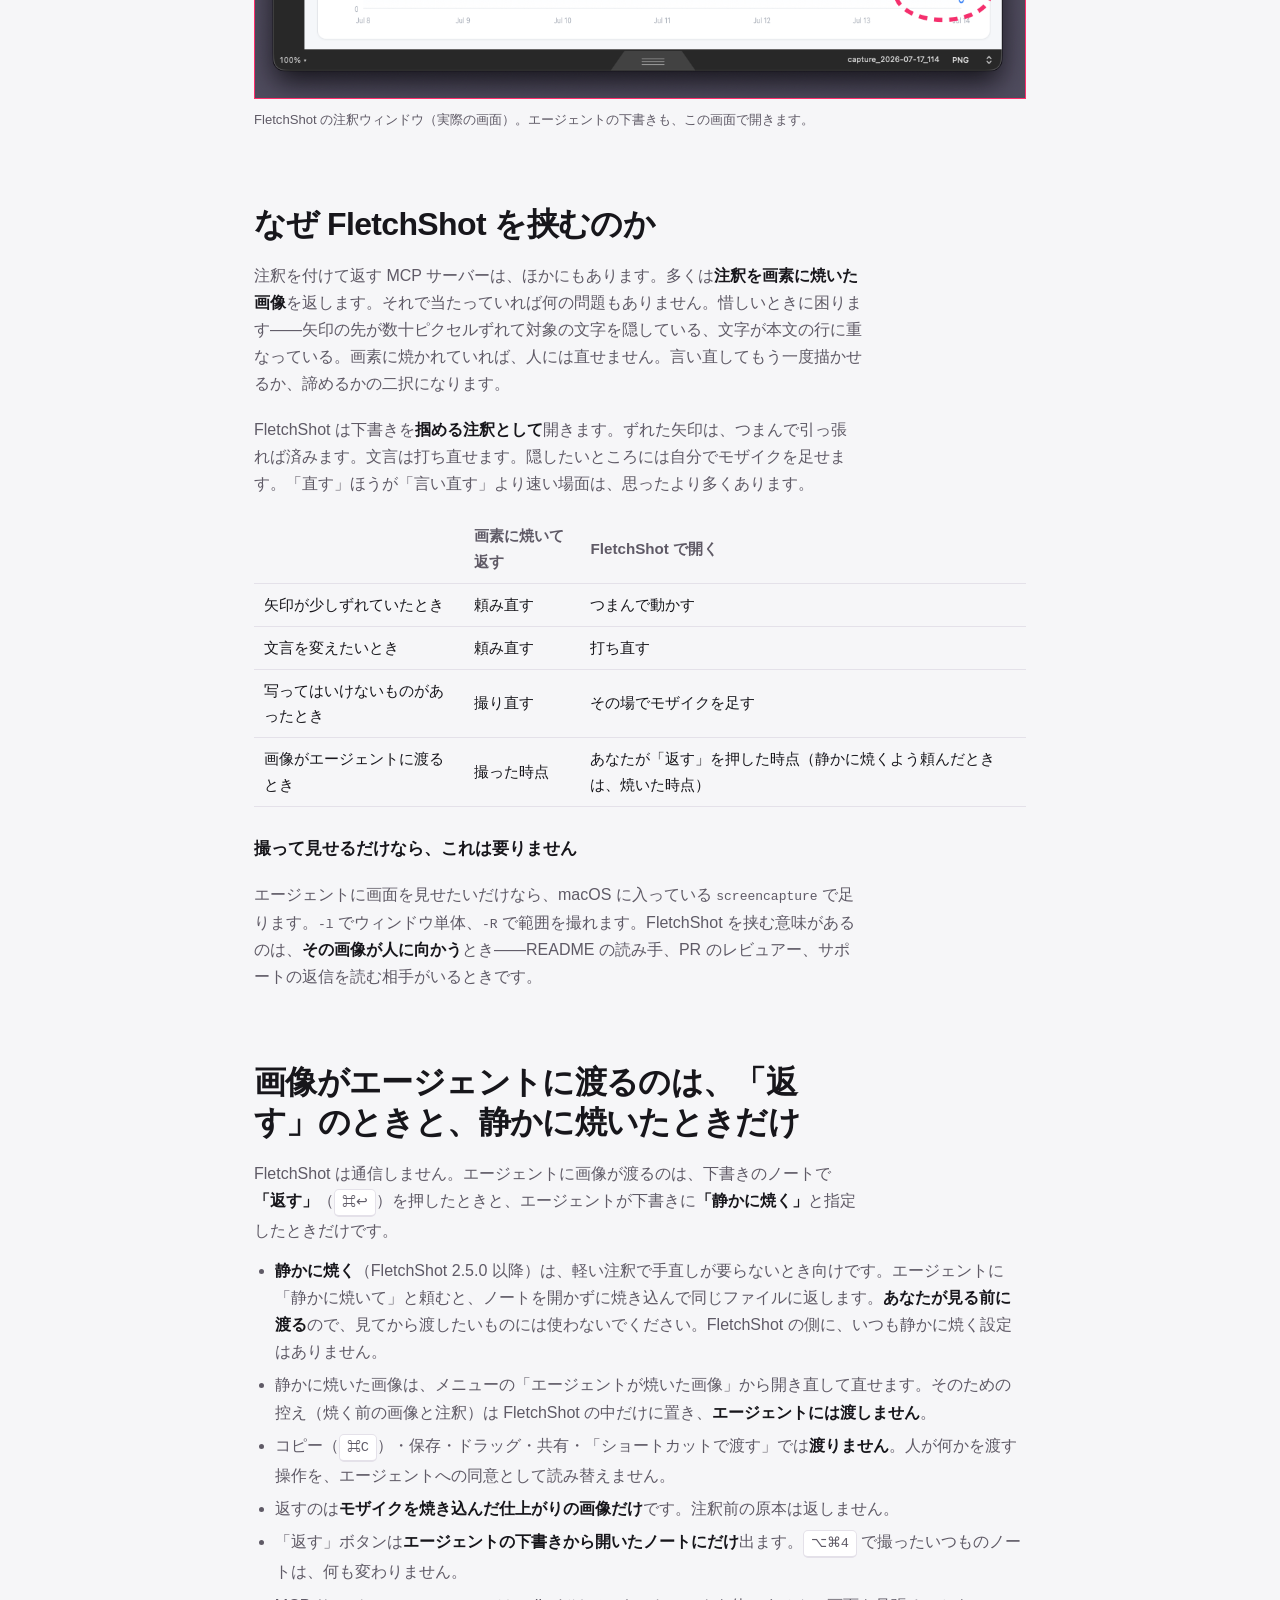
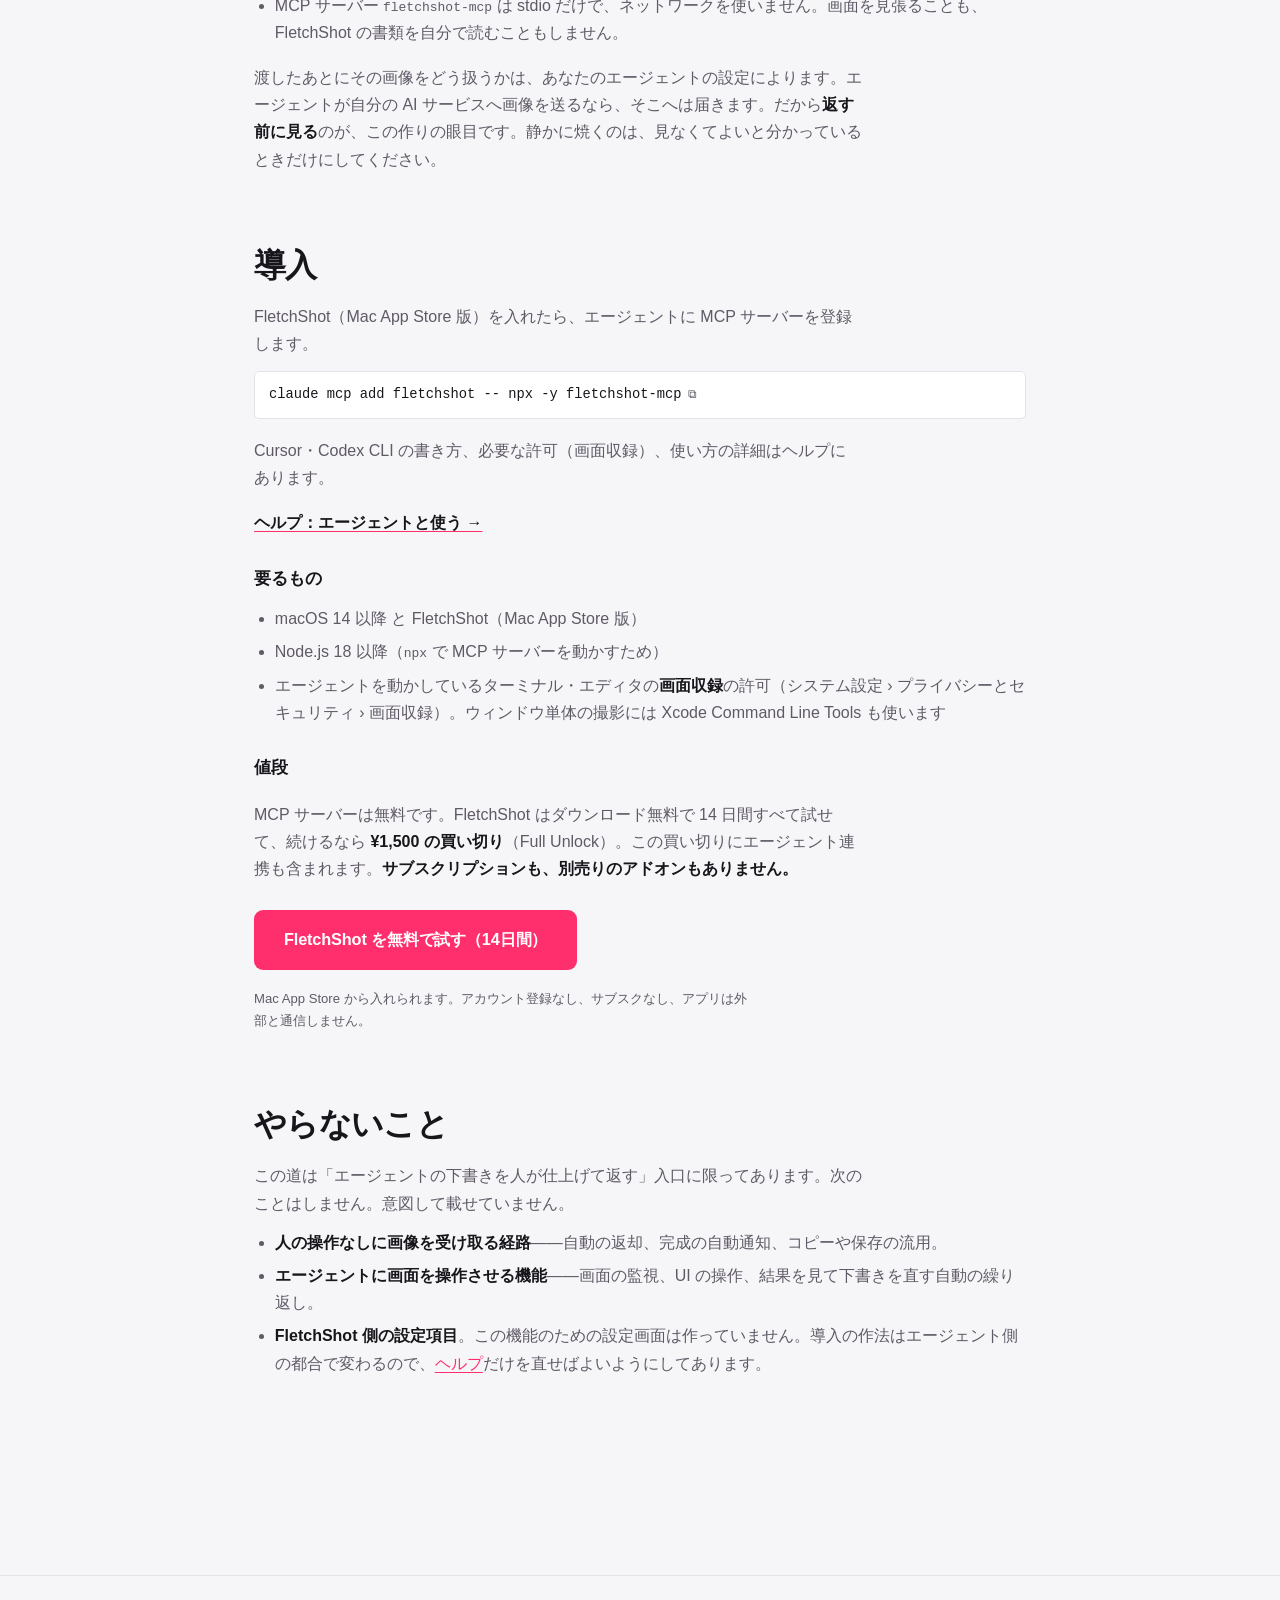
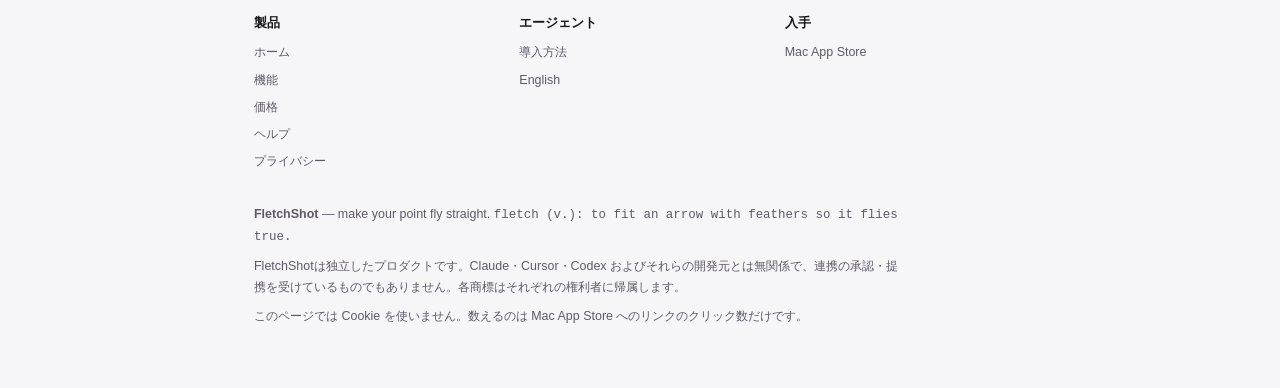
<file: agent-ja.html>
<!DOCTYPE html>
<html lang="ja">
<head>
<meta charset="utf-8">
<meta name="viewport" content="width=device-width, initial-scale=1">
<title>エージェントの下書きを、あなたが仕上げる | FletchShot</title>
<meta name="description" content="Claude Code・Cursor・Codex が画面を撮り、矢印と一言の下書きを作って FletchShot で開きます。あなたは位置を直して ⌘↩ を押すだけ。仕上がった画像がエージェントに戻り、README や PR に載ります。無料の MCP サーバー fletchshot-mcp で繋ぎます。">
<meta property="og:title" content="エージェントの下書きを、あなたが仕上げる — FletchShot MCP">
<meta property="og:description" content="エージェントが下書き、あなたが直して ⌘↩、エージェントが受け取る。注釈は画素に焼かずに、掴める状態で開きます。">
<meta property="og:type" content="website">
<link rel="canonical" href="https://fletchshot.app/agent-ja.html">
<link rel="alternate" hreflang="en" href="https://fletchshot.app/agent.html">
<link rel="alternate" hreflang="ja" href="https://fletchshot.app/agent-ja.html">
<link rel="alternate" hreflang="x-default" href="https://fletchshot.app/agent.html">
<link rel="icon" href="favicon.ico" sizes="any">
<link rel="icon" href="icon-192.png" type="image/png">
<link rel="apple-touch-icon" href="apple-touch-icon.png">
<link rel="stylesheet" href="style.css">
</head>
<body>

<header class="site">
  <a class="wordmark" href="ja.html">
    <svg width="18" height="18" viewBox="0 0 18 18" aria-hidden="true"><path d="M2 16 L13 5 L11 3 L16 2 L15 7 L13 5" fill="none" stroke="currentColor" stroke-width="2" stroke-linejoin="round"/></svg>
    FletchShot
  </a>
  <nav class="nav" aria-label="サイト内">
    <a class="navlink" href="ja.html">ホーム</a>
    <a class="navlink" href="help-ja.html#agent">導入方法</a>
    <a class="navcta storecta" data-store href="https://apps.apple.com/app/id6789836061">App Storeで入手</a>
    <span class="lang" aria-label="言語"><a href="agent.html">EN</a> · <strong>日本語</strong></span>
  </nav>
</header>

<main>

<section>
  <div class="wrap prose">
    <p class="kicker">コーディングエージェントと使う</p>
    <h1 class="head">エージェントの下書きを、あなたが仕上げる</h1>
    <p>Claude Code・Cursor・Codex などのコーディングエージェントが画面を撮り、矢印と一言の<strong>下書き</strong>を作って FletchShot で開きます。あなたは位置と文言を直して <kbd>⌘↩</kbd> を押すだけ。仕上がった画像がエージェントに戻り、README や PR、不具合報告に載るところまで進みます。</p>
    <p>繋ぐのは無料の MCP サーバー <code>fletchshot-mcp</code> です。FletchShot 側の設定はありません。</p>
    <div class="cta-block">
      <a class="storecta primary" data-store href="https://apps.apple.com/app/id6789836061">FletchShot を無料で試す（14日間）</a>
      <p class="ctanote">macOS 14以降 ・ ダウンロード無料、14日間試してから¥1,500の買い切り ・ MCP サーバーは無料。エージェント連携のための追加料金はありません。</p>
    </div>
  </div>
</section>

<section id="flow">
  <div class="wrap prose">
    <h2 class="head">何が起きるか</h2>
    <div class="four">
      <div class="item">
        <h3><span class="n">1</span>エージェントが撮って、下書きを作る</h3>
        <p>「この画面のここに矢印と一言を入れて」と頼むか、エージェントの提案を承認します。どのウィンドウを撮るか、矢印をどこに向けるか、何と書くかは、エージェントが決めます。</p>
      </div>
      <div class="item">
        <h3><span class="n">2</span>あなたが直して、<kbd>⌘↩</kbd></h3>
        <p>下書きのノートが開きます。矢印も文字もモザイクも、普段どおり掴んで動かせます。直し終えたら「返す」（<kbd>⌘↩</kbd>）。ノートは閉じます。</p>
      </div>
      <div class="item">
        <h3><span class="n">3</span>エージェントが受け取って、先へ進める</h3>
        <p>焼き込み済みの画像がエージェントに渡ります。そのまま README に貼る、PR に添える、issue に付ける——続きはエージェントの仕事です。</p>
      </div>
    </div>
    <figure class="media" data-media>
      <div class="frame">
        <img src="media/annotate.png" alt="FletchShot の注釈ウィンドウ。撮った画面の上に、ピンクの太さの変わる矢印・四角・文字・番号スタンプを描いたところ" width="1090" height="740" loading="lazy">
      </div>
      <figcaption>FletchShot の注釈ウィンドウ（実際の画面）。エージェントの下書きも、この画面で開きます。</figcaption>
    </figure>
  </div>
</section>

<section id="why">
  <div class="wrap prose">
    <h2 class="head">なぜ FletchShot を挟むのか</h2>
    <p>注釈を付けて返す MCP サーバーは、ほかにもあります。多くは<strong>注釈を画素に焼いた画像</strong>を返します。それで当たっていれば何の問題もありません。惜しいときに困ります——矢印の先が数十ピクセルずれて対象の文字を隠している、文字が本文の行に重なっている。画素に焼かれていれば、人には直せません。言い直してもう一度描かせるか、諦めるかの二択になります。</p>
    <p>FletchShot は下書きを<strong>掴める注釈として</strong>開きます。ずれた矢印は、つまんで引っ張れば済みます。文言は打ち直せます。隠したいところには自分でモザイクを足せます。「直す」ほうが「言い直す」より速い場面は、思ったより多くあります。</p>
    <table class="helptable">
      <tr><th></th><th>画素に焼いて返す</th><th>FletchShot で開く</th></tr>
      <tr><td>矢印が少しずれていたとき</td><td>頼み直す</td><td>つまんで動かす</td></tr>
      <tr><td>文言を変えたいとき</td><td>頼み直す</td><td>打ち直す</td></tr>
      <tr><td>写ってはいけないものがあったとき</td><td>撮り直す</td><td>その場でモザイクを足す</td></tr>
      <tr><td>画像がエージェントに渡るとき</td><td>撮った時点</td><td>あなたが「返す」を押した時点（静かに焼くよう頼んだときは、焼いた時点）</td></tr>
    </table>
    <h3>撮って見せるだけなら、これは要りません</h3>
    <p>エージェントに画面を見せたいだけなら、macOS に入っている <code>screencapture</code> で足ります。<code>-l</code> でウィンドウ単体、<code>-R</code> で範囲を撮れます。FletchShot を挟む意味があるのは、<strong>その画像が人に向かう</strong>とき——README の読み手、PR のレビュアー、サポートの返信を読む相手がいるときです。</p>
  </div>
</section>

<section id="privacy">
  <div class="wrap prose">
    <h2 class="head">画像がエージェントに渡るのは、「返す」のときと、静かに焼いたときだけ</h2>
    <p>FletchShot は通信しません。エージェントに画像が渡るのは、下書きのノートで<strong>「返す」</strong>（<kbd>⌘↩</kbd>）を押したときと、エージェントが下書きに<strong>「静かに焼く」</strong>と指定したときだけです。</p>
    <ul>
      <li><strong>静かに焼く</strong>（FletchShot 2.5.0 以降）は、軽い注釈で手直しが要らないとき向けです。エージェントに「静かに焼いて」と頼むと、ノートを開かずに焼き込んで同じファイルに返します。<strong>あなたが見る前に渡る</strong>ので、見てから渡したいものには使わないでください。FletchShot の側に、いつも静かに焼く設定はありません。</li>
      <li>静かに焼いた画像は、メニューの「エージェントが焼いた画像」から開き直して直せます。そのための控え（焼く前の画像と注釈）は FletchShot の中だけに置き、<strong>エージェントには渡しません</strong>。</li>
      <li>コピー（<kbd>⌘C</kbd>）・保存・ドラッグ・共有・「ショートカットで渡す」では<strong>渡りません</strong>。人が何かを渡す操作を、エージェントへの同意として読み替えません。</li>
      <li>返すのは<strong>モザイクを焼き込んだ仕上がりの画像だけ</strong>です。注釈前の原本は返しません。</li>
      <li>「返す」ボタンは<strong>エージェントの下書きから開いたノートにだけ</strong>出ます。<kbd>⌥⌘4</kbd> で撮ったいつものノートは、何も変わりません。</li>
      <li>MCP サーバー <code>fletchshot-mcp</code> は stdio だけで、ネットワークを使いません。画面を見張ることも、FletchShot の書類を自分で読むこともしません。</li>
    </ul>
    <p>渡したあとにその画像をどう扱うかは、あなたのエージェントの設定によります。エージェントが自分の AI サービスへ画像を送るなら、そこへは届きます。だから<strong>返す前に見る</strong>のが、この作りの眼目です。静かに焼くのは、見なくてよいと分かっているときだけにしてください。</p>
  </div>
</section>

<section id="setup">
  <div class="wrap prose">
    <h2 class="head">導入</h2>
    <p>FletchShot（Mac App Store 版）を入れたら、エージェントに MCP サーバーを登録します。</p>
    <code class="cmd copyable">claude mcp add fletchshot -- npx -y fletchshot-mcp</code>
    <p>Cursor・Codex CLI の書き方、必要な許可（画面収録）、使い方の詳細はヘルプにあります。</p>
    <p><a href="help-ja.html#agent"><strong>ヘルプ：エージェントと使う →</strong></a></p>
    <h3>要るもの</h3>
    <ul>
      <li>macOS 14 以降 と FletchShot（Mac App Store 版）</li>
      <li>Node.js 18 以降（<code>npx</code> で MCP サーバーを動かすため）</li>
      <li>エージェントを動かしているターミナル・エディタの<strong>画面収録</strong>の許可（システム設定 › プライバシーとセキュリティ › 画面収録）。ウィンドウ単体の撮影には Xcode Command Line Tools も使います</li>
    </ul>
    <h3>値段</h3>
    <p>MCP サーバーは無料です。FletchShot はダウンロード無料で 14 日間すべて試せて、続けるなら <strong>¥1,500 の買い切り</strong>（Full Unlock）。この買い切りにエージェント連携も含まれます。<strong>サブスクリプションも、別売りのアドオンもありません。</strong></p>
    <div class="cta-block">
      <a class="storecta primary" data-store href="https://apps.apple.com/app/id6789836061">FletchShot を無料で試す（14日間）</a>
      <p class="ctanote">Mac App Store から入れられます。アカウント登録なし、サブスクなし、アプリは外部と通信しません。</p>
    </div>
  </div>
</section>

<section id="scope">
  <div class="wrap prose">
    <h2 class="head">やらないこと</h2>
    <p>この道は「エージェントの下書きを人が仕上げて返す」入口に限ってあります。次のことはしません。意図して載せていません。</p>
    <ul>
      <li><strong>人の操作なしに画像を受け取る経路</strong>——自動の返却、完成の自動通知、コピーや保存の流用。</li>
      <li><strong>エージェントに画面を操作させる機能</strong>——画面の監視、UI の操作、結果を見て下書きを直す自動の繰り返し。</li>
      <li><strong>FletchShot 側の設定項目</strong>。この機能のための設定画面は作っていません。導入の作法はエージェント側の都合で変わるので、<a href="help-ja.html#agent">ヘルプ</a>だけを直せばよいようにしてあります。</li>
    </ul>
  </div>
</section>

</main>

<footer class="site">
  <div class="wrap">
    <div class="cols">
      <div>
        <h4>製品</h4>
        <a href="ja.html">ホーム</a>
        <a href="ja.html#features">機能</a>
        <a href="ja.html#pricing">価格</a>
        <a href="help-ja.html">ヘルプ</a>
        <a href="privacy-ja.html">プライバシー</a>
      </div>
      <div>
        <h4>エージェント</h4>
        <a href="help-ja.html#agent">導入方法</a>
        <a href="agent.html">English</a>
      </div>
      <div>
        <h4>入手</h4>
        <a data-store href="https://apps.apple.com/app/id6789836061">Mac App Store</a>
      </div>
    </div>
    <p><strong>FletchShot</strong> — make your point fly straight. <span class="mono">fletch (v.): to fit an arrow with feathers so it flies true.</span></p>
    <p>FletchShotは独立したプロダクトです。Claude・Cursor・Codex およびそれらの開発元とは無関係で、連携の承認・提携を受けているものでもありません。各商標はそれぞれの権利者に帰属します。</p>
    <p>このページでは Cookie を使いません。数えるのは Mac App Store へのリンクのクリック数だけです。</p>
  </div>
</footer>

<script src="lp.js"></script>
</body>
</html>
</file>
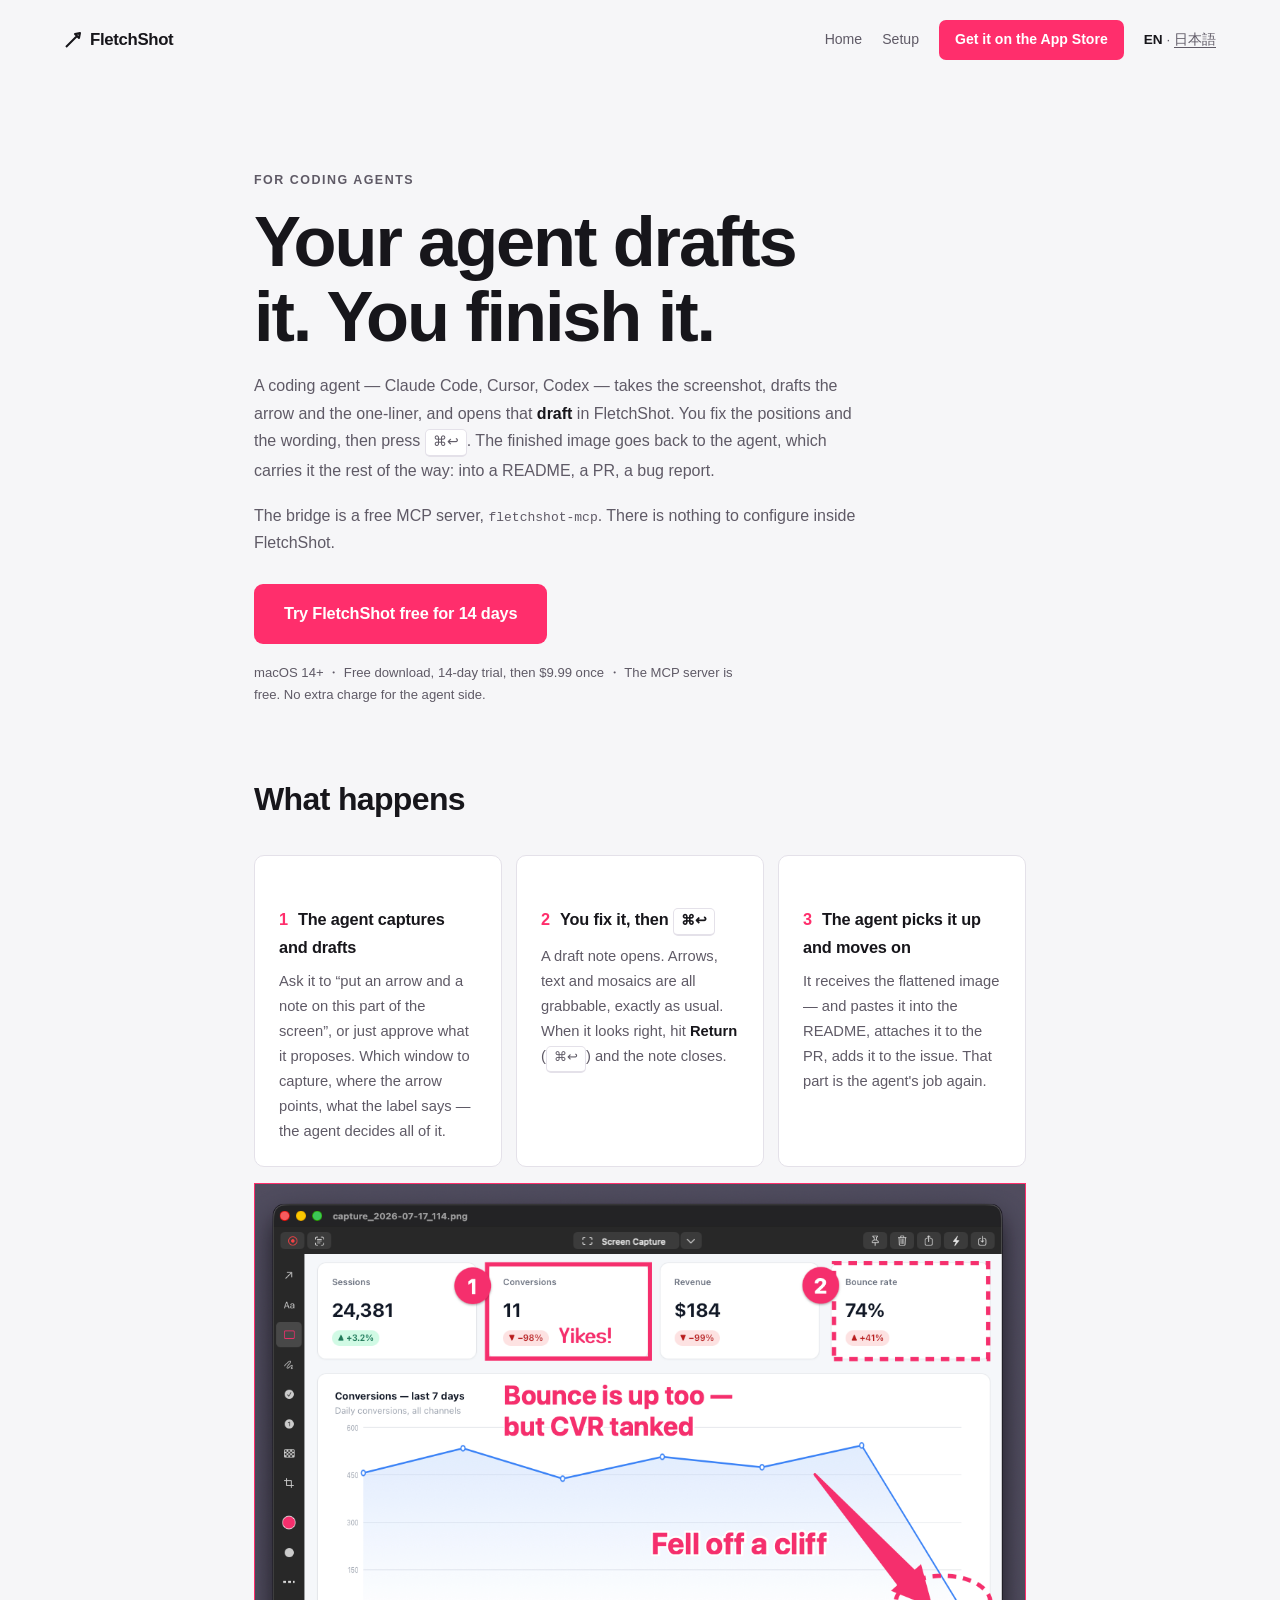
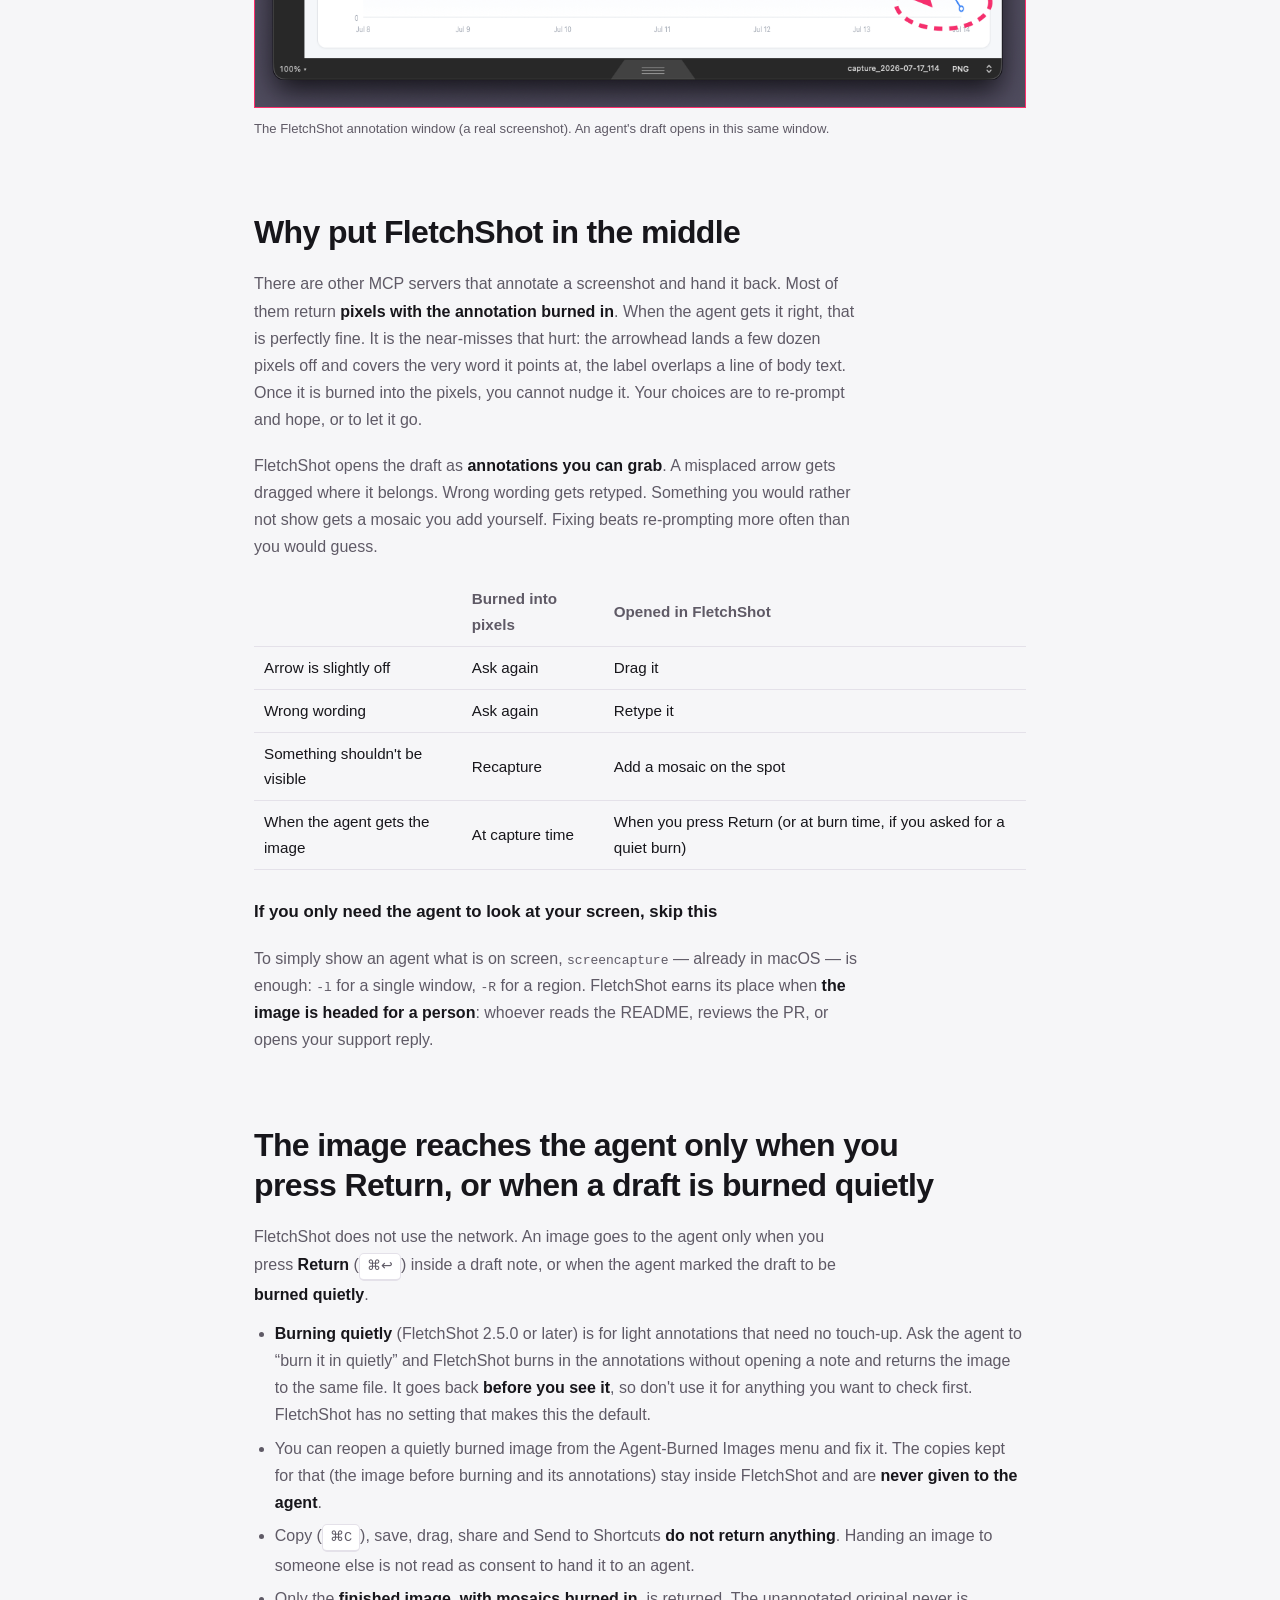
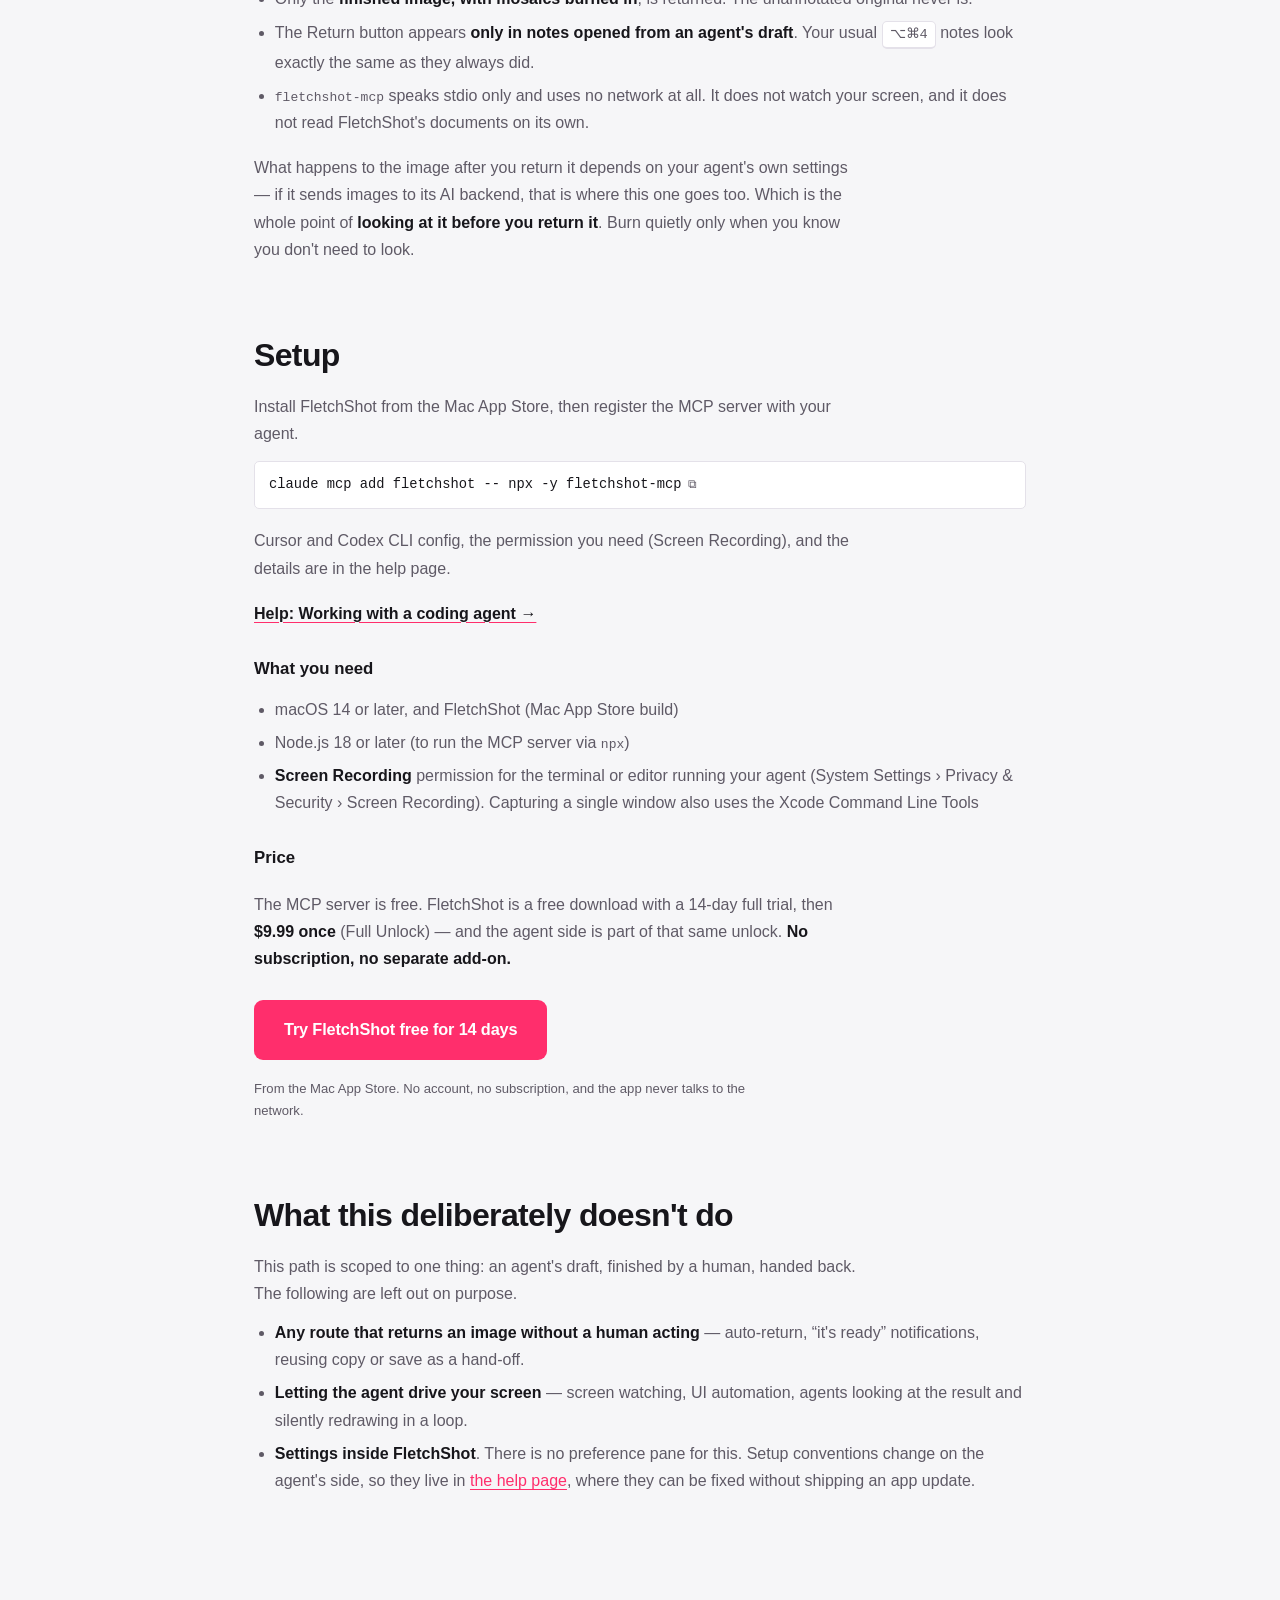
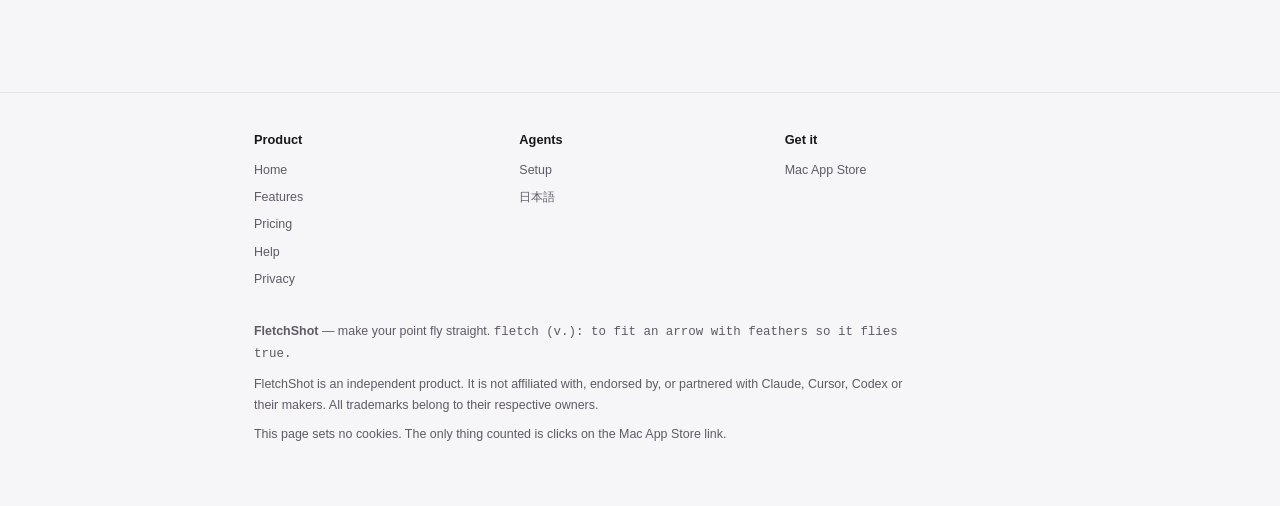
<file: agent.html>
<!DOCTYPE html>
<html lang="en">
<head>
<meta charset="utf-8">
<meta name="viewport" content="width=device-width, initial-scale=1">
<title>Your agent drafts it. You finish it. | FletchShot</title>
<meta name="description" content="Claude Code, Cursor or Codex takes a screenshot, drafts the arrow and the one-liner, and opens it in FletchShot. You fix the positions and press ⌘↩. The finished image goes back to the agent, into a README or a PR. Connected by the free MCP server fletchshot-mcp.">
<meta property="og:title" content="Your agent drafts it. You finish it. — FletchShot MCP">
<meta property="og:description" content="The agent drafts, you fix it and press ⌘↩, the agent gets it back. Annotations open as objects you can grab, not pixels burned into the image.">
<meta property="og:type" content="website">
<link rel="canonical" href="https://fletchshot.app/agent.html">
<link rel="alternate" hreflang="en" href="https://fletchshot.app/agent.html">
<link rel="alternate" hreflang="ja" href="https://fletchshot.app/agent-ja.html">
<link rel="alternate" hreflang="x-default" href="https://fletchshot.app/agent.html">
<link rel="icon" href="favicon.ico" sizes="any">
<link rel="icon" href="icon-192.png" type="image/png">
<link rel="apple-touch-icon" href="apple-touch-icon.png">
<link rel="stylesheet" href="style.css">
</head>
<body>

<header class="site">
  <a class="wordmark" href="index.html">
    <svg width="18" height="18" viewBox="0 0 18 18" aria-hidden="true"><path d="M2 16 L13 5 L11 3 L16 2 L15 7 L13 5" fill="none" stroke="currentColor" stroke-width="2" stroke-linejoin="round"/></svg>
    FletchShot
  </a>
  <nav class="nav" aria-label="Site">
    <a class="navlink" href="index.html">Home</a>
    <a class="navlink" href="help.html#agent">Setup</a>
    <a class="navcta storecta" data-store href="https://apps.apple.com/app/id6789836061">Get it on the App Store</a>
    <span class="lang" aria-label="Language"><strong>EN</strong> · <a href="agent-ja.html">日本語</a></span>
  </nav>
</header>

<main>

<section>
  <div class="wrap prose">
    <p class="kicker">For coding agents</p>
    <h1 class="head">Your agent drafts it. You finish it.</h1>
    <p>A coding agent — Claude Code, Cursor, Codex — takes the screenshot, drafts the arrow and the one-liner, and opens that <strong>draft</strong> in FletchShot. You fix the positions and the wording, then press <kbd>⌘↩</kbd>. The finished image goes back to the agent, which carries it the rest of the way: into a README, a PR, a bug report.</p>
    <p>The bridge is a free MCP server, <code>fletchshot-mcp</code>. There is nothing to configure inside FletchShot.</p>
    <div class="cta-block">
      <a class="storecta primary" data-store href="https://apps.apple.com/app/id6789836061">Try FletchShot free for 14 days</a>
      <p class="ctanote">macOS 14+ ・ Free download, 14-day trial, then $9.99 once ・ The MCP server is free. No extra charge for the agent side.</p>
    </div>
  </div>
</section>

<section id="flow">
  <div class="wrap prose">
    <h2 class="head">What happens</h2>
    <div class="four">
      <div class="item">
        <h3><span class="n">1</span>The agent captures and drafts</h3>
        <p>Ask it to “put an arrow and a note on this part of the screen”, or just approve what it proposes. Which window to capture, where the arrow points, what the label says — the agent decides all of it.</p>
      </div>
      <div class="item">
        <h3><span class="n">2</span>You fix it, then <kbd>⌘↩</kbd></h3>
        <p>A draft note opens. Arrows, text and mosaics are all grabbable, exactly as usual. When it looks right, hit <strong>Return</strong> (<kbd>⌘↩</kbd>) and the note closes.</p>
      </div>
      <div class="item">
        <h3><span class="n">3</span>The agent picks it up and moves on</h3>
        <p>It receives the flattened image — and pastes it into the README, attaches it to the PR, adds it to the issue. That part is the agent's job again.</p>
      </div>
    </div>
    <figure class="media" data-media>
      <div class="frame">
        <img src="media/annotate.png" alt="The FletchShot annotation window: a captured screen with a pink tapered arrow, a box, text and a numbered stamp drawn on it" width="1090" height="740" loading="lazy">
      </div>
      <figcaption>The FletchShot annotation window (a real screenshot). An agent's draft opens in this same window.</figcaption>
    </figure>
  </div>
</section>

<section id="why">
  <div class="wrap prose">
    <h2 class="head">Why put FletchShot in the middle</h2>
    <p>There are other MCP servers that annotate a screenshot and hand it back. Most of them return <strong>pixels with the annotation burned in</strong>. When the agent gets it right, that is perfectly fine. It is the near-misses that hurt: the arrowhead lands a few dozen pixels off and covers the very word it points at, the label overlaps a line of body text. Once it is burned into the pixels, you cannot nudge it. Your choices are to re-prompt and hope, or to let it go.</p>
    <p>FletchShot opens the draft as <strong>annotations you can grab</strong>. A misplaced arrow gets dragged where it belongs. Wrong wording gets retyped. Something you would rather not show gets a mosaic you add yourself. Fixing beats re-prompting more often than you would guess.</p>
    <table class="helptable">
      <tr><th></th><th>Burned into pixels</th><th>Opened in FletchShot</th></tr>
      <tr><td>Arrow is slightly off</td><td>Ask again</td><td>Drag it</td></tr>
      <tr><td>Wrong wording</td><td>Ask again</td><td>Retype it</td></tr>
      <tr><td>Something shouldn't be visible</td><td>Recapture</td><td>Add a mosaic on the spot</td></tr>
      <tr><td>When the agent gets the image</td><td>At capture time</td><td>When you press Return (or at burn time, if you asked for a quiet burn)</td></tr>
    </table>
    <h3>If you only need the agent to look at your screen, skip this</h3>
    <p>To simply show an agent what is on screen, <code>screencapture</code> — already in macOS — is enough: <code>-l</code> for a single window, <code>-R</code> for a region. FletchShot earns its place when <strong>the image is headed for a person</strong>: whoever reads the README, reviews the PR, or opens your support reply.</p>
  </div>
</section>

<section id="privacy">
  <div class="wrap prose">
    <h2 class="head">The image reaches the agent only when you press Return, or when a draft is burned quietly</h2>
    <p>FletchShot does not use the network. An image goes to the agent only when you press <strong>Return</strong> (<kbd>⌘↩</kbd>) inside a draft note, or when the agent marked the draft to be <strong>burned quietly</strong>.</p>
    <ul>
      <li><strong>Burning quietly</strong> (FletchShot 2.5.0 or later) is for light annotations that need no touch-up. Ask the agent to “burn it in quietly” and FletchShot burns in the annotations without opening a note and returns the image to the same file. It goes back <strong>before you see it</strong>, so don't use it for anything you want to check first. FletchShot has no setting that makes this the default.</li>
      <li>You can reopen a quietly burned image from the Agent-Burned Images menu and fix it. The copies kept for that (the image before burning and its annotations) stay inside FletchShot and are <strong>never given to the agent</strong>.</li>
      <li>Copy (<kbd>⌘C</kbd>), save, drag, share and Send to Shortcuts <strong>do not return anything</strong>. Handing an image to someone else is not read as consent to hand it to an agent.</li>
      <li>Only the <strong>finished image, with mosaics burned in</strong>, is returned. The unannotated original never is.</li>
      <li>The Return button appears <strong>only in notes opened from an agent's draft</strong>. Your usual <kbd>⌥⌘4</kbd> notes look exactly the same as they always did.</li>
      <li><code>fletchshot-mcp</code> speaks stdio only and uses no network at all. It does not watch your screen, and it does not read FletchShot's documents on its own.</li>
    </ul>
    <p>What happens to the image after you return it depends on your agent's own settings — if it sends images to its AI backend, that is where this one goes too. Which is the whole point of <strong>looking at it before you return it</strong>. Burn quietly only when you know you don't need to look.</p>
  </div>
</section>

<section id="setup">
  <div class="wrap prose">
    <h2 class="head">Setup</h2>
    <p>Install FletchShot from the Mac App Store, then register the MCP server with your agent.</p>
    <code class="cmd copyable">claude mcp add fletchshot -- npx -y fletchshot-mcp</code>
    <p>Cursor and Codex CLI config, the permission you need (Screen Recording), and the details are in the help page.</p>
    <p><a href="help.html#agent"><strong>Help: Working with a coding agent →</strong></a></p>
    <h3>What you need</h3>
    <ul>
      <li>macOS 14 or later, and FletchShot (Mac App Store build)</li>
      <li>Node.js 18 or later (to run the MCP server via <code>npx</code>)</li>
      <li><strong>Screen Recording</strong> permission for the terminal or editor running your agent (System Settings › Privacy &amp; Security › Screen Recording). Capturing a single window also uses the Xcode Command Line Tools</li>
    </ul>
    <h3>Price</h3>
    <p>The MCP server is free. FletchShot is a free download with a 14-day full trial, then <strong>$9.99 once</strong> (Full Unlock) — and the agent side is part of that same unlock. <strong>No subscription, no separate add-on.</strong></p>
    <div class="cta-block">
      <a class="storecta primary" data-store href="https://apps.apple.com/app/id6789836061">Try FletchShot free for 14 days</a>
      <p class="ctanote">From the Mac App Store. No account, no subscription, and the app never talks to the network.</p>
    </div>
  </div>
</section>

<section id="scope">
  <div class="wrap prose">
    <h2 class="head">What this deliberately doesn't do</h2>
    <p>This path is scoped to one thing: an agent's draft, finished by a human, handed back. The following are left out on purpose.</p>
    <ul>
      <li><strong>Any route that returns an image without a human acting</strong> — auto-return, “it's ready” notifications, reusing copy or save as a hand-off.</li>
      <li><strong>Letting the agent drive your screen</strong> — screen watching, UI automation, agents looking at the result and silently redrawing in a loop.</li>
      <li><strong>Settings inside FletchShot</strong>. There is no preference pane for this. Setup conventions change on the agent's side, so they live in <a href="help.html#agent">the help page</a>, where they can be fixed without shipping an app update.</li>
    </ul>
  </div>
</section>

</main>

<footer class="site">
  <div class="wrap">
    <div class="cols">
      <div>
        <h4>Product</h4>
        <a href="index.html">Home</a>
        <a href="index.html#features">Features</a>
        <a href="index.html#pricing">Pricing</a>
        <a href="help.html">Help</a>
        <a href="privacy.html">Privacy</a>
      </div>
      <div>
        <h4>Agents</h4>
        <a href="help.html#agent">Setup</a>
        <a href="agent-ja.html">日本語</a>
      </div>
      <div>
        <h4>Get it</h4>
        <a data-store href="https://apps.apple.com/app/id6789836061">Mac App Store</a>
      </div>
    </div>
    <p><strong>FletchShot</strong> — make your point fly straight. <span class="mono">fletch (v.): to fit an arrow with feathers so it flies true.</span></p>
    <p>FletchShot is an independent product. It is not affiliated with, endorsed by, or partnered with Claude, Cursor, Codex or their makers. All trademarks belong to their respective owners.</p>
    <p>This page sets no cookies. The only thing counted is clicks on the Mac App Store link.</p>
  </div>
</footer>

<script src="lp.js"></script>
</body>
</html>
</file>
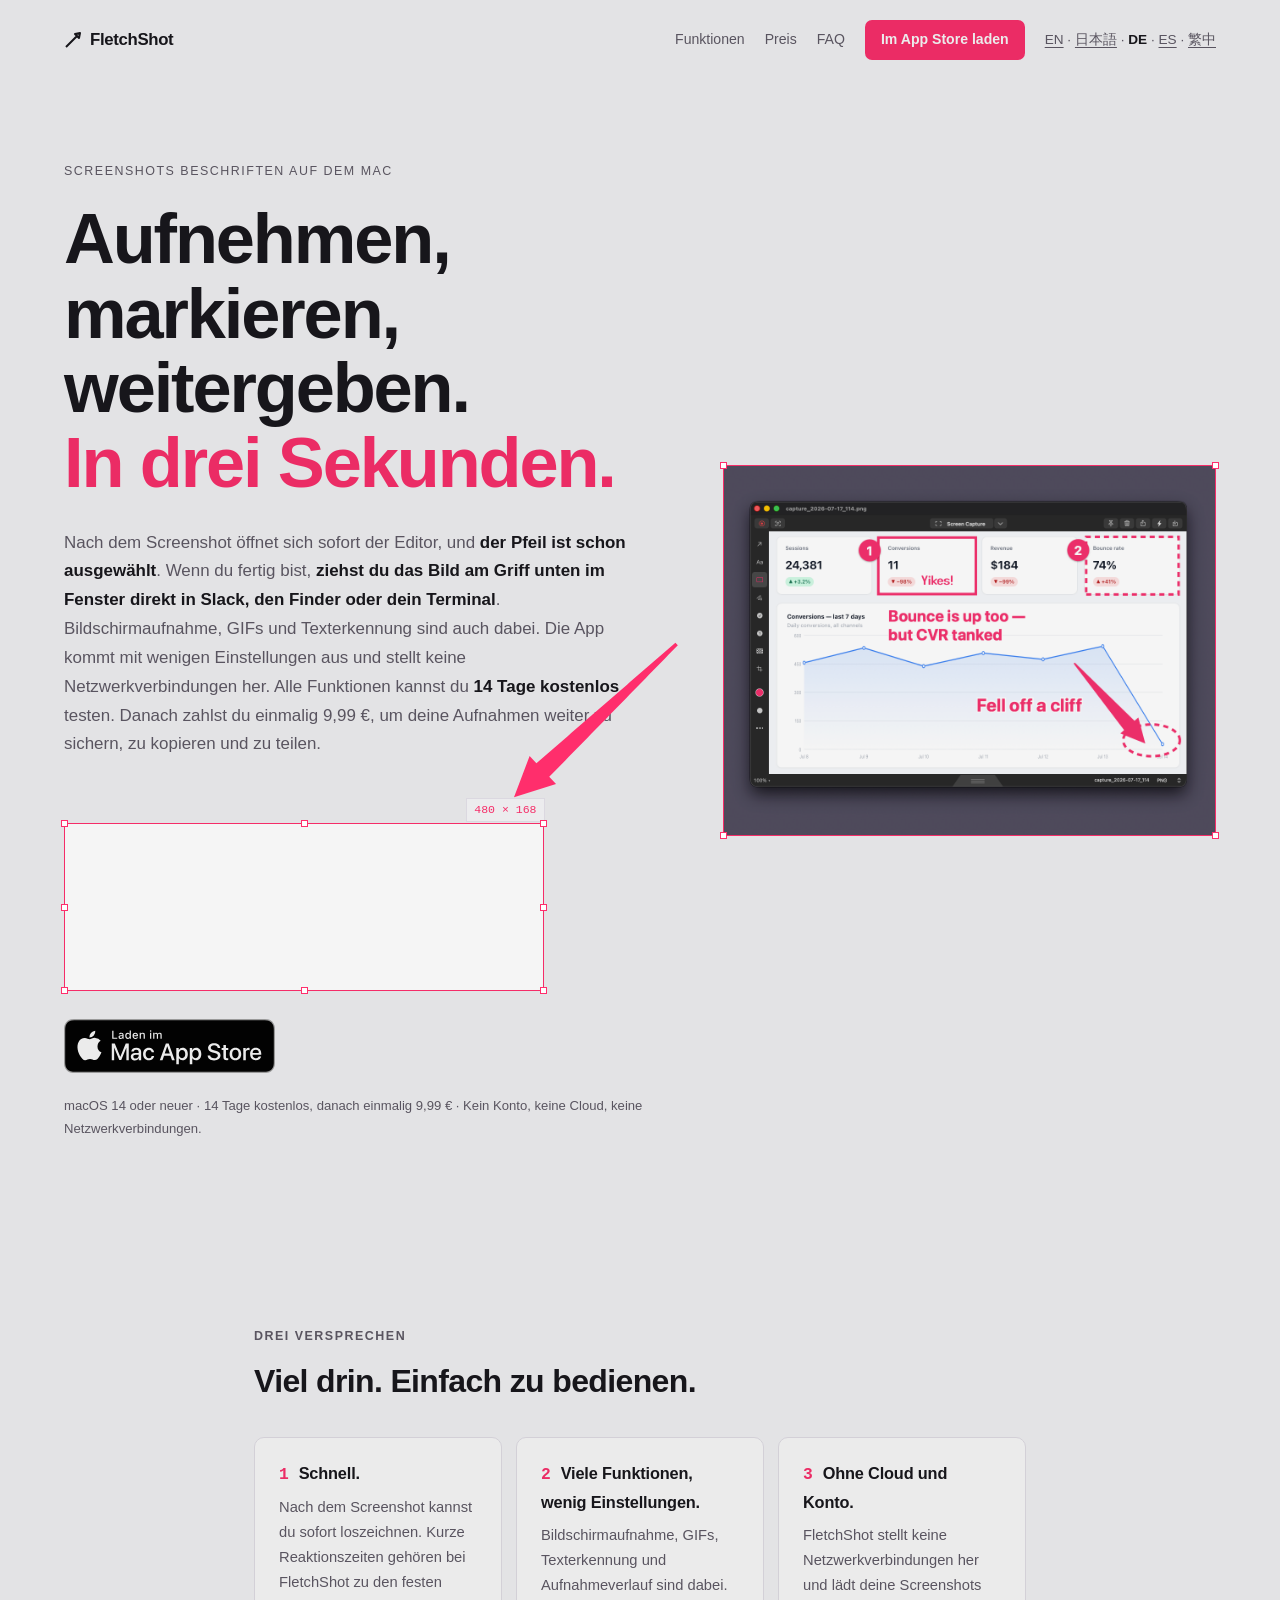
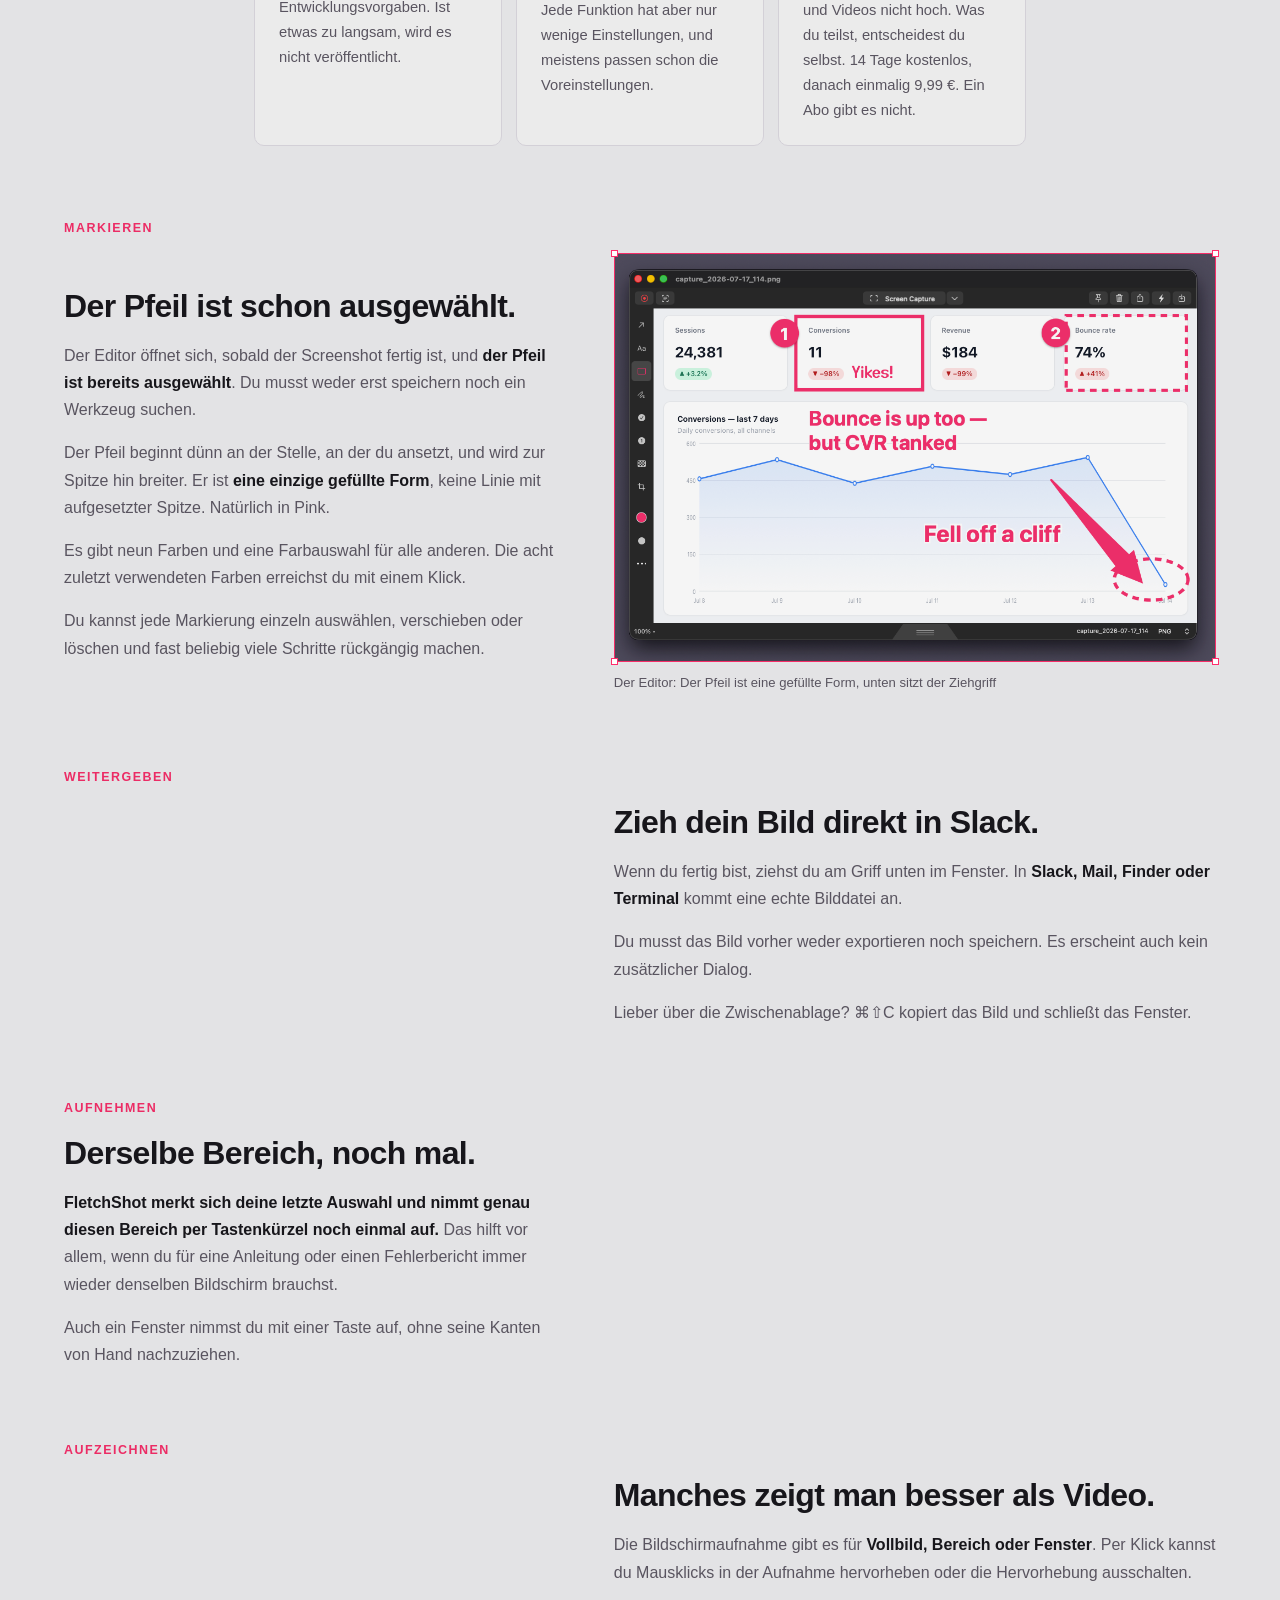
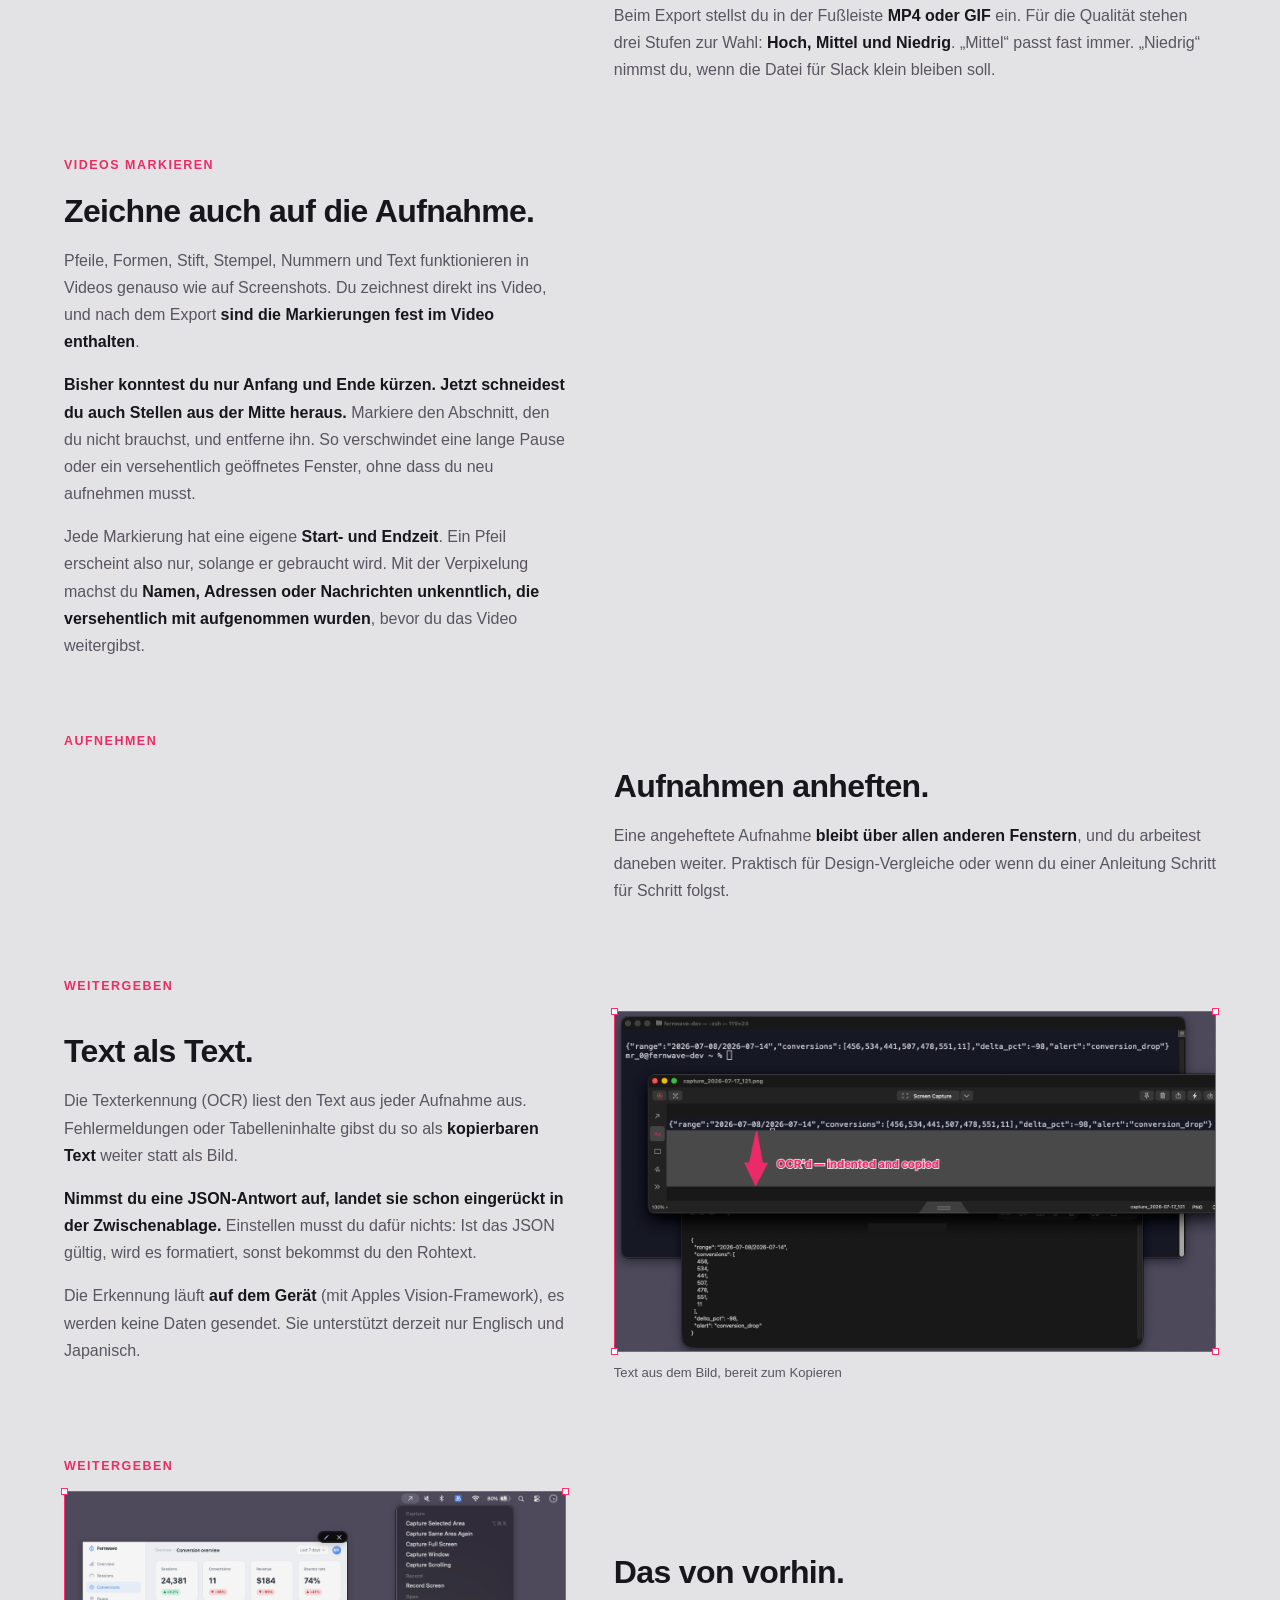
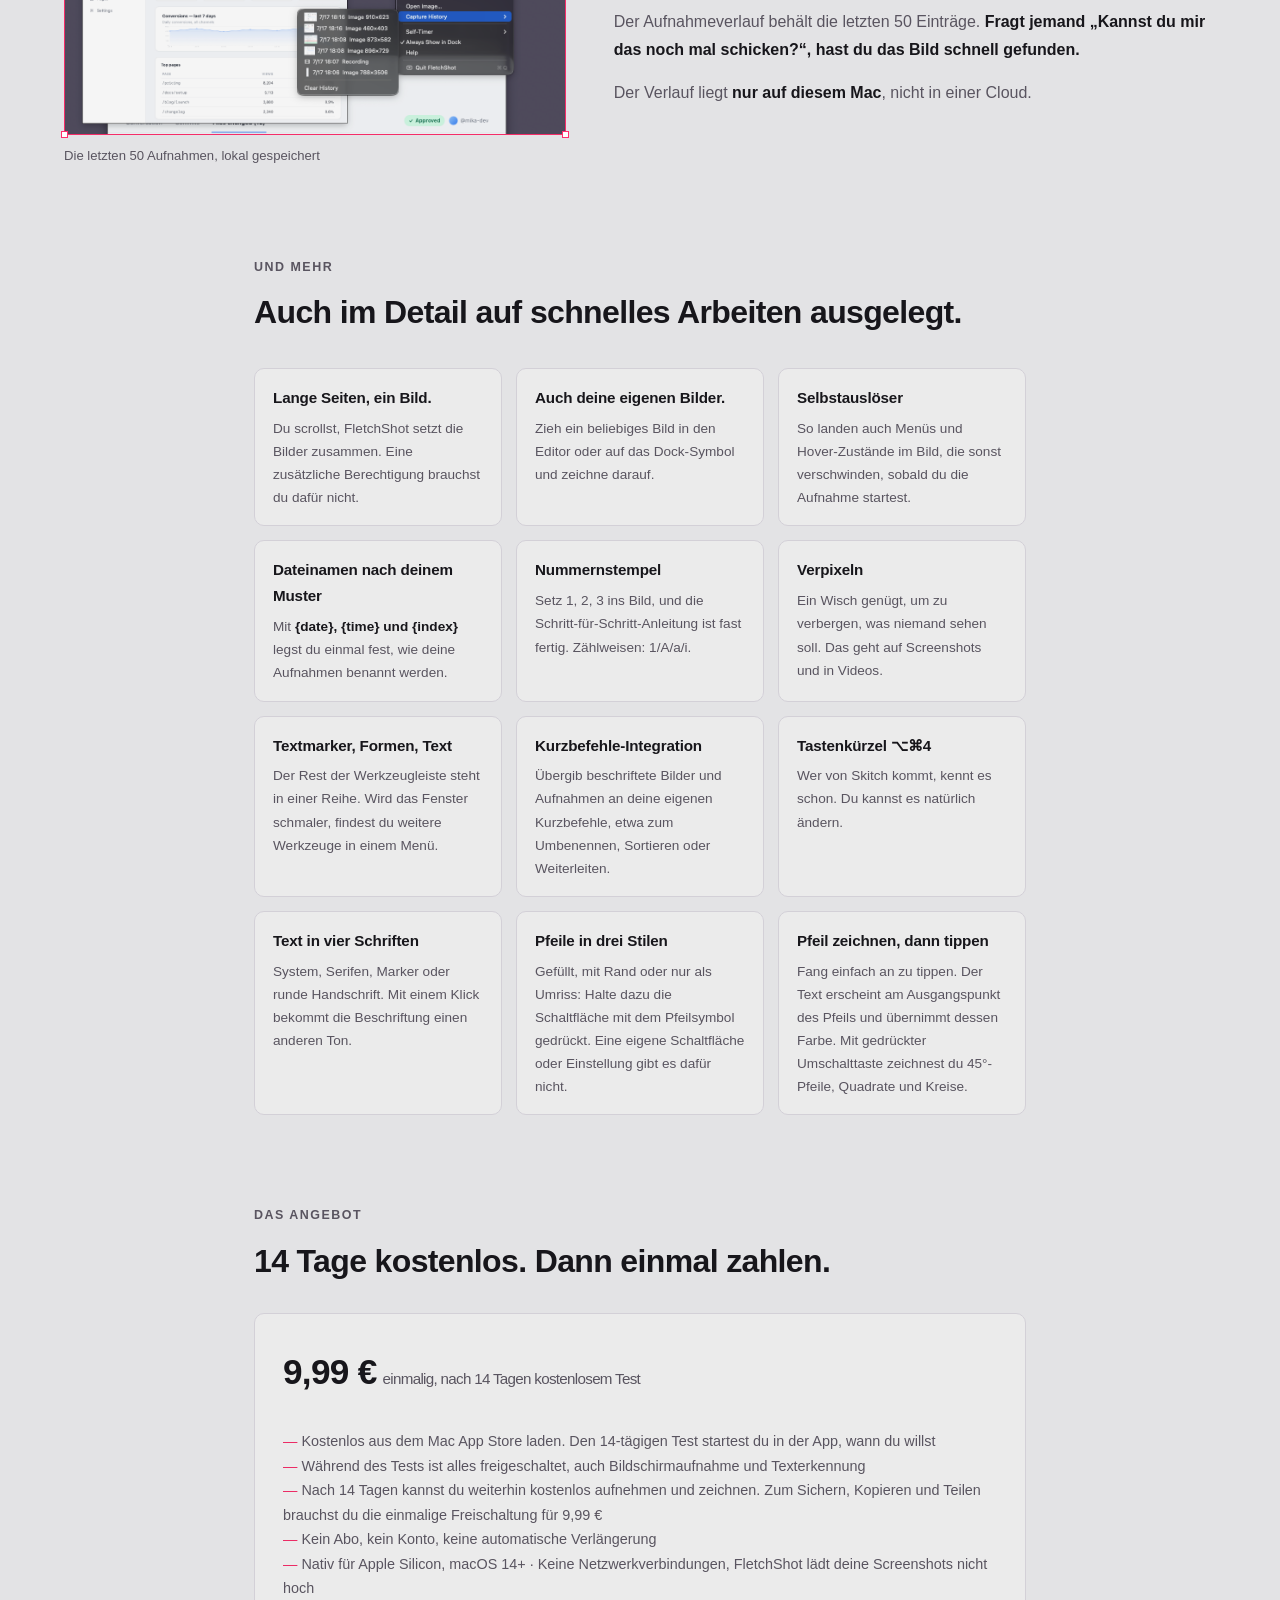
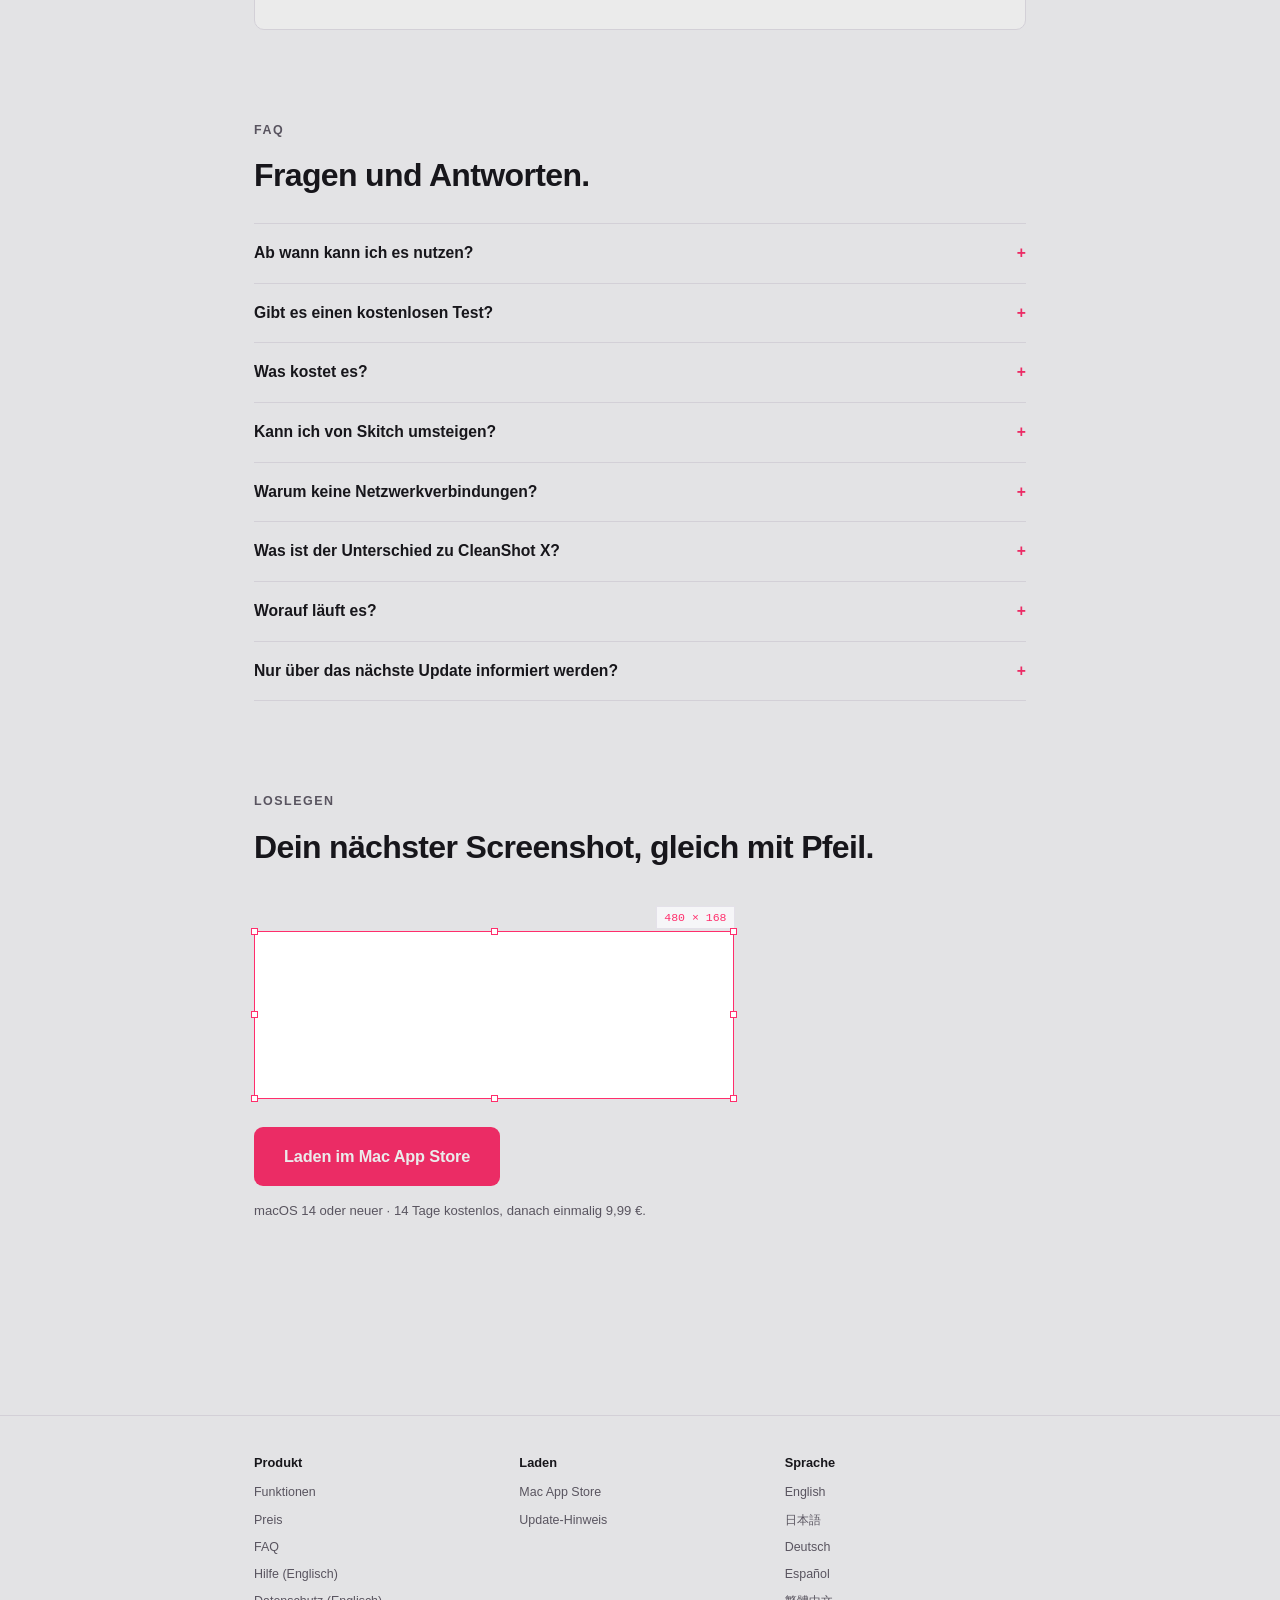
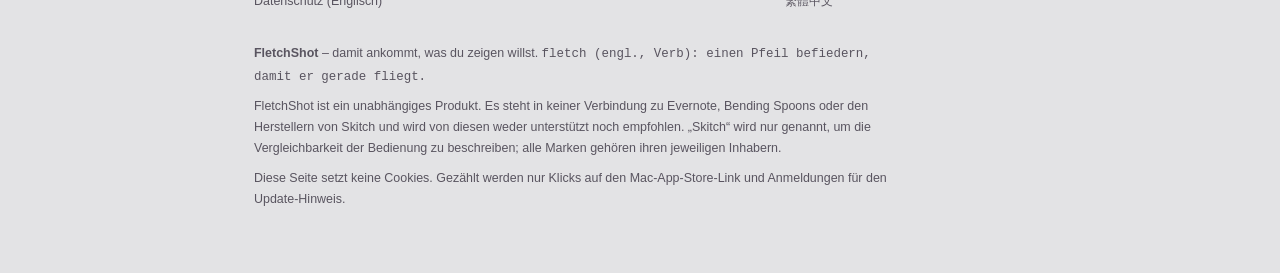
<file: de.html>
<!DOCTYPE html>
<html lang="de">
<head>
<meta charset="utf-8">
<meta name="viewport" content="width=device-width, initial-scale=1">
<title>FletchShot – Screenshots auf dem Mac markieren</title>
<meta name="description" content="Screenshots auf dem Mac mit Pfeilen und Text versehen und direkt teilen. Dazu Bildschirmaufnahme mit Markierungen, GIF-Export und Texterkennung. 14 Tage kostenlos testen, danach einmalig 9,99 €. Kein Abo.">
<meta property="og:title" content="FletchShot – Screenshots auf dem Mac markieren">
<meta property="og:description" content="Screenshots markieren und per Drag &amp; Drop teilen, dazu Bildschirmaufnahme, GIFs und Texterkennung. 14 Tage kostenlos, danach einmalig 9,99 €, kein Abo. Im Mac App Store.">
<meta property="og:type" content="website">
<link rel="canonical" href="https://fletchshot.app/de.html">
<link rel="alternate" hreflang="en" href="https://fletchshot.app/">
<link rel="alternate" hreflang="ja" href="https://fletchshot.app/ja.html">
<link rel="alternate" hreflang="de" href="https://fletchshot.app/de.html">
<link rel="alternate" hreflang="es" href="https://fletchshot.app/es.html">
<link rel="alternate" hreflang="zh-Hant" href="https://fletchshot.app/zh-tw.html">
<link rel="alternate" hreflang="x-default" href="https://fletchshot.app/">
<link rel="icon" href="favicon.ico" sizes="any">
<link rel="icon" href="icon-192.png" type="image/png">
<link rel="apple-touch-icon" href="apple-touch-icon.png">
<link rel="stylesheet" href="style.css">
</head>
<body>

<header class="site">
  <a class="wordmark" href="#">
    <svg width="18" height="18" viewBox="0 0 18 18" aria-hidden="true"><path d="M2 16 L13 5 L11 3 L16 2 L15 7 L13 5" fill="none" stroke="currentColor" stroke-width="2" stroke-linejoin="round"/></svg>
    FletchShot
  </a>
  <nav class="nav" aria-label="Website">
    <a class="navlink" href="#features">Funktionen</a>
    <a class="navlink" href="#pricing">Preis</a>
    <a class="navlink" href="#faq">FAQ</a>
    <a class="navcta storecta" data-store href="https://apps.apple.com/app/id6789836061">Im App Store laden</a>
    <span class="lang" aria-label="Sprache"><a href="index.html">EN</a> · <a href="ja.html">日本語</a> · <strong>DE</strong> · <a href="es.html">ES</a> · <a href="zh-tw.html">繁中</a></span>
  </nav>
</header>

<!-- 更新バナーの置き場所。点灯する版のときだけ div.updatebanner を置く（CSSは style.css に常設）。
     直近の点灯: v2.1 継ぎ撮り（2026-08-27 点灯 → 2026-09-10 撤去。三井裁定=公開から2週間で消す） -->

<main>
  <div class="hero">
    <canvas id="arrowCanvas" aria-hidden="true"></canvas>
    <div class="wrap-wide hero-grid">
      <div class="hero-copy">
        <p class="eyebrow">Screenshots beschriften auf dem Mac</p>
        <h1>Aufnehmen, markieren, weitergeben.<br><span class="accent">In drei Sekunden.</span></h1>
        <p class="sub" id="arrowFrom">Nach dem Screenshot öffnet sich sofort der Editor, und <strong>der Pfeil ist schon ausgewählt</strong>. Wenn du fertig bist, <strong>ziehst du das Bild am Griff unten im Fenster direkt in Slack, den Finder oder dein Terminal</strong>. Bildschirmaufnahme, GIFs und Texterkennung sind auch dabei. Die App kommt mit wenigen Einstellungen aus und stellt keine Netzwerkverbindungen her. Alle Funktionen kannst du <strong>14 Tage kostenlos</strong> testen. Danach zahlst du einmalig 9,99 €, um deine Aufnahmen weiter zu sichern, zu kopieren und zu teilen.</p>

        <div class="capture-decor" aria-hidden="true">
          <span class="handle" style="top:-4px;left:-4px"></span>
          <span class="handle" style="top:-4px;left:calc(50% - 3.5px)"></span>
          <span class="handle" style="top:-4px;right:-4px"></span>
          <span class="handle" style="top:calc(50% - 3.5px);left:-4px"></span>
          <span class="handle" style="top:calc(50% - 3.5px);right:-4px"></span>
          <span class="handle" style="bottom:-4px;left:-4px"></span>
          <span class="handle" style="bottom:-4px;left:calc(50% - 3.5px)"></span>
          <span class="handle" style="bottom:-4px;right:-4px"></span>
          <span class="readout mono" aria-hidden="true">480 × 200</span>
        </div>

        <div class="cta-block" id="get">
          <a class="storecta badge" data-store href="https://apps.apple.com/app/id6789836061" aria-label="FletchShot im Mac App Store laden">
            <img src="badges/mac-app-store-badge-de.svg" alt="Laden im Mac App Store" width="211" height="54">
          </a>
          <p class="ctanote">macOS 14 oder neuer · 14 Tage kostenlos, danach einmalig 9,99 € · Kein Konto, keine Cloud, keine Netzwerkverbindungen.</p>
        </div>
      </div>
      <div class="hero-shot">
        <figure class="media" data-media>
          <div class="frame">
            <span class="handle" style="top:-4px;left:-4px"></span>
            <span class="handle" style="top:-4px;right:-4px"></span>
            <span class="handle" style="bottom:-4px;left:-4px"></span>
            <span class="handle" style="bottom:-4px;right:-4px"></span>
            <video src="media/hero-loop.mp4" poster="media/hero-window.png" data-fallback="media/hero-window.png" autoplay muted loop playsinline preload="metadata" aria-label="Demo von FletchShot in Endlosschleife: Aufnahme, pinkfarbener, spitz zulaufender Pfeil, Ziehgriff am unteren Rand"></video>
          </div>
        </figure>
      </div>
    </div>
  </div>

  <section id="demo">
    <div class="wrap-wide">
      <p class="kicker">Ungeschnitten</p>
      <h2 class="head">So schnell geht es wirklich.</h2>
      <figure class="media" data-media>
        <div class="frame">
          <span class="handle" style="top:-4px;left:-4px"></span>
          <span class="handle" style="top:-4px;right:-4px"></span>
          <span class="handle" style="bottom:-4px;left:-4px"></span>
          <span class="handle" style="bottom:-4px;right:-4px"></span>
          <video src="media/demo-full.mp4" poster="media/demo-full-poster.png" autoplay muted loop playsinline preload="metadata" aria-label="Demo der echten App in Originalgeschwindigkeit: Tastenkürzel, Aufnahme, Pfeil, Bild mit dem Ziehgriff in Slack ablegen"></video>
        </div>
        <figcaption>In der App aufgenommen, in Originalgeschwindigkeit: Tastenkürzel → Bereich wählen → Pfeil → mit dem Ziehgriff in Slack</figcaption>
      </figure>
    </div>
  </section>

  <section>
    <div class="wrap">
      <p class="kicker">Drei Versprechen</p>
      <h2 class="head">Viel drin. Einfach zu bedienen.</h2>
      <div class="four">
        <div class="item">
          <h3><span class="n mono">1</span>Schnell.</h3>
          <p>Nach dem Screenshot kannst du sofort loszeichnen. Kurze Reaktionszeiten gehören bei FletchShot zu den festen Entwicklungsvorgaben. Ist etwas zu langsam, wird es nicht veröffentlicht.</p>
        </div>
        <div class="item">
          <h3><span class="n mono">2</span>Viele Funktionen, wenig Einstellungen.</h3>
          <p>Bildschirmaufnahme, GIFs, Texterkennung und Aufnahmeverlauf sind dabei. Jede Funktion hat aber nur wenige Einstellungen, und meistens passen schon die Voreinstellungen.</p>
        </div>
        <div class="item">
          <h3><span class="n mono">3</span>Ohne Cloud und Konto.</h3>
          <p>FletchShot stellt keine Netzwerkverbindungen her und lädt deine Screenshots und Videos nicht hoch. Was du teilst, entscheidest du selbst. 14 Tage kostenlos, danach einmalig 9,99 €. Ein Abo gibt es nicht.</p>
        </div>
      </div>
    </div>
  </section>

  <section id="features">
    <div class="wrap-wide">
      <p class="kicker">Markieren</p>
      <div class="feature">
        <div class="ftext">
          <h2 class="head">Der Pfeil ist schon ausgewählt.</h2>
          <p>Der Editor öffnet sich, sobald der Screenshot fertig ist, und <strong>der Pfeil ist bereits ausgewählt</strong>. Du musst weder erst speichern noch ein Werkzeug suchen.</p>
          <p>Der Pfeil beginnt dünn an der Stelle, an der du ansetzt, und wird zur Spitze hin breiter. Er ist <strong>eine einzige gefüllte Form</strong>, keine Linie mit aufgesetzter Spitze. Natürlich in Pink.</p>
          <p>Es gibt neun Farben und eine Farbauswahl für alle anderen. Die acht zuletzt verwendeten Farben erreichst du mit einem Klick.</p>
          <p>Du kannst jede Markierung einzeln auswählen, verschieben oder löschen und fast beliebig viele Schritte rückgängig machen.</p>
        </div>
        <div class="fmedia">
          <figure class="media" data-media>
            <div class="frame">
              <span class="handle" style="top:-4px;left:-4px"></span>
              <span class="handle" style="top:-4px;right:-4px"></span>
              <span class="handle" style="bottom:-4px;left:-4px"></span>
              <span class="handle" style="bottom:-4px;right:-4px"></span>
              <img src="media/annotate.png" alt="Der Editor von FletchShot: ein pinkfarbener, spitz zulaufender Pfeil, Rechtecke, Text und Nummernstempel auf einem aufgenommenen Dashboard" loading="lazy">
            </div>
            <figcaption>Der Editor: Der Pfeil ist eine gefüllte Form, unten sitzt der Ziehgriff</figcaption>
          </figure>
        </div>
      </div>
    </div>
  </section>

  <section>
    <div class="wrap-wide">
      <p class="kicker">Weitergeben</p>
      <div class="feature flip">
        <div class="ftext">
          <h2 class="head">Zieh dein Bild direkt in Slack.</h2>
          <p>Wenn du fertig bist, ziehst du am Griff unten im Fenster. In <strong>Slack, Mail, Finder oder Terminal</strong> kommt eine echte Bilddatei an.</p>
          <p>Du musst das Bild vorher weder exportieren noch speichern. Es erscheint auch kein zusätzlicher Dialog.</p>
          <p>Lieber über die Zwischenablage? ⌘⇧C kopiert das Bild und schließt das Fenster.</p>
        </div>
        <div class="fmedia">
          <figure class="media" data-media>
            <div class="frame" data-diagram="How it works">
              <span class="handle" style="top:-4px;left:-4px"></span>
              <span class="handle" style="top:-4px;right:-4px"></span>
              <span class="handle" style="bottom:-4px;left:-4px"></span>
              <span class="handle" style="bottom:-4px;right:-4px"></span>
              <video src="media/handoff.mp4" poster="media/handoff-poster.png" autoplay muted loop playsinline preload="metadata" aria-label="Animiertes Schema: Der Griff am unteren Rand wird gezogen und legt ein beschriftetes Bild in einer Chat-App ab"></video>
            </div>
            <figcaption>Ziehen und loslassen, ohne Dialog dazwischen</figcaption>
          </figure>
        </div>
      </div>
    </div>
  </section>

  <section>
    <div class="wrap-wide">
      <p class="kicker">Aufnehmen</p>
      <div class="feature">
        <div class="ftext">
          <h2 class="head">Derselbe Bereich, noch mal.</h2>
          <p><strong>FletchShot merkt sich deine letzte Auswahl und nimmt genau diesen Bereich per Tastenkürzel noch einmal auf.</strong> Das hilft vor allem, wenn du für eine Anleitung oder einen Fehlerbericht immer wieder denselben Bildschirm brauchst.</p>
          <p>Auch ein Fenster nimmst du mit einer Taste auf, ohne seine Kanten von Hand nachzuziehen.</p>
        </div>
        <div class="fmedia">
          <figure class="media" data-media>
            <div class="frame" data-diagram="How it works">
              <span class="handle" style="top:-4px;left:-4px"></span>
              <span class="handle" style="top:-4px;right:-4px"></span>
              <span class="handle" style="bottom:-4px;left:-4px"></span>
              <span class="handle" style="bottom:-4px;right:-4px"></span>
              <video src="media/capture.mp4" poster="media/capture-poster.png" autoplay muted loop playsinline preload="metadata" aria-label="Animiertes Schema der erneuten Aufnahme: Nach einer Auswahl nimmt ein Tastenkürzel genau dasselbe Rechteck noch einmal auf"></video>
            </div>
            <figcaption>Denselben Bereich erneut aufnehmen, ohne neu auszuwählen</figcaption>
          </figure>
        </div>
      </div>
    </div>
  </section>

  <section>
    <div class="wrap-wide">
      <p class="kicker">Aufzeichnen</p>
      <div class="feature flip">
        <div class="ftext">
          <h2 class="head">Manches zeigt man besser als Video.</h2>
          <p>Die Bildschirmaufnahme gibt es für <strong>Vollbild, Bereich oder Fenster</strong>. Per Klick kannst du Mausklicks in der Aufnahme hervorheben oder die Hervorhebung ausschalten.</p>
          <p>Beim Export stellst du in der Fußleiste <strong>MP4 oder GIF</strong> ein. Für die Qualität stehen drei Stufen zur Wahl: <strong>Hoch, Mittel und Niedrig</strong>. „Mittel“ passt fast immer. „Niedrig“ nimmst du, wenn die Datei für Slack klein bleiben soll.</p>
        </div>
        <div class="fmedia">
          <figure class="media" data-media>
            <div class="frame" data-diagram="How it works">
              <span class="handle" style="top:-4px;left:-4px"></span>
              <span class="handle" style="top:-4px;right:-4px"></span>
              <span class="handle" style="bottom:-4px;left:-4px"></span>
              <span class="handle" style="bottom:-4px;right:-4px"></span>
              <video src="media/recording.mp4" poster="media/recording-poster.png" autoplay muted loop playsinline preload="metadata" aria-label="Animiertes Schema der Bildschirmaufnahme: Klick-Hervorhebungen während der Aufnahme, danach schaltet ein Schalter den Export zwischen MP4 und GIF um"></video>
            </div>
            <figcaption>Erst aufnehmen, dann MP4 oder GIF wählen</figcaption>
          </figure>
        </div>
      </div>
    </div>
  </section>

  <section>
    <div class="wrap-wide">
      <p class="kicker">Videos markieren</p>
      <div class="feature">
        <div class="ftext">
          <h2 class="head">Zeichne auch auf die Aufnahme.</h2>
          <p>Pfeile, Formen, Stift, Stempel, Nummern und Text funktionieren in Videos genauso wie auf Screenshots. Du zeichnest direkt ins Video, und nach dem Export <strong>sind die Markierungen fest im Video enthalten</strong>.</p>
          <p><strong>Bisher konntest du nur Anfang und Ende kürzen. Jetzt schneidest du auch Stellen aus der Mitte heraus.</strong> Markiere den Abschnitt, den du nicht brauchst, und entferne ihn. So verschwindet eine lange Pause oder ein versehentlich geöffnetes Fenster, ohne dass du neu aufnehmen musst.</p>
          <p>Jede Markierung hat eine eigene <strong>Start- und Endzeit</strong>. Ein Pfeil erscheint also nur, solange er gebraucht wird. Mit der Verpixelung machst du <strong>Namen, Adressen oder Nachrichten unkenntlich, die versehentlich mit aufgenommen wurden</strong>, bevor du das Video weitergibst.</p>
        </div>
        <div class="fmedia">
          <figure class="media" data-media>
            <div class="frame" data-diagram="How it works">
              <span class="handle" style="top:-4px;left:-4px"></span>
              <span class="handle" style="top:-4px;right:-4px"></span>
              <span class="handle" style="bottom:-4px;left:-4px"></span>
              <span class="handle" style="bottom:-4px;right:-4px"></span>
              <video src="media/video-markup.mp4" poster="media/video-markup-poster.png" autoplay muted loop playsinline preload="metadata" aria-label="Animiertes Schema der Videomarkierung: Ein pinkfarbener Pfeil wird auf eine Aufnahme gezeichnet, dann wird ein Abschnitt in der Mitte ausgewählt und herausgeschnitten, und der Clip wird kürzer"></video>
            </div>
            <figcaption>Markierungen hinzufügen, unerwünschte Stellen herausschneiden und das Video teilen</figcaption>
          </figure>
        </div>
      </div>
    </div>
  </section>

  <section>
    <div class="wrap-wide">
      <p class="kicker">Aufnehmen</p>
      <div class="feature flip">
        <div class="ftext">
          <h2 class="head">Aufnahmen anheften.</h2>
          <p>Eine angeheftete Aufnahme <strong>bleibt über allen anderen Fenstern</strong>, und du arbeitest daneben weiter. Praktisch für Design-Vergleiche oder wenn du einer Anleitung Schritt für Schritt folgst.</p>
        </div>
        <div class="fmedia">
          <figure class="media" data-media>
            <div class="frame" data-diagram="How it works">
              <span class="handle" style="top:-4px;left:-4px"></span>
              <span class="handle" style="top:-4px;right:-4px"></span>
              <span class="handle" style="bottom:-4px;left:-4px"></span>
              <span class="handle" style="bottom:-4px;right:-4px"></span>
              <video src="media/pin.mp4" poster="media/pin-poster.png" autoplay muted loop playsinline preload="metadata" aria-label="Animiertes Schema einer angehefteten Aufnahme: Andere Fenster gleiten dahinter vorbei, die angeheftete Aufnahme bleibt im Vordergrund"></video>
            </div>
            <figcaption>Angeheftet und immer im Vordergrund</figcaption>
          </figure>
        </div>
      </div>
    </div>
  </section>

  <section>
    <div class="wrap-wide">
      <p class="kicker">Weitergeben</p>
      <div class="feature">
        <div class="ftext">
          <h2 class="head">Text als Text.</h2>
          <p>Die Texterkennung (OCR) liest den Text aus jeder Aufnahme aus. Fehlermeldungen oder Tabelleninhalte gibst du so als <strong>kopierbaren Text</strong> weiter statt als Bild.</p>
          <p><strong>Nimmst du eine JSON-Antwort auf, landet sie schon eingerückt in der Zwischenablage.</strong> Einstellen musst du dafür nichts: Ist das JSON gültig, wird es formatiert, sonst bekommst du den Rohtext.</p>
          <p>Die Erkennung läuft <strong>auf dem Gerät</strong> (mit Apples Vision-Framework), es werden keine Daten gesendet. Sie unterstützt derzeit nur Englisch und Japanisch.</p>
        </div>
        <div class="fmedia">
          <figure class="media" data-media>
            <div class="frame" data-diagram="How it works">
              <span class="handle" style="top:-4px;left:-4px"></span>
              <span class="handle" style="top:-4px;right:-4px"></span>
              <span class="handle" style="bottom:-4px;left:-4px"></span>
              <span class="handle" style="bottom:-4px;right:-4px"></span>
              <video src="media/ocr.mp4" poster="media/ocr-poster.png" data-fallback="media/ocr.png" autoplay muted loop playsinline preload="metadata" aria-label="Animiertes Schema: Eine Scanlinie läuft über eine Aufnahme, und die Pixel werden zu auswählbarem Text; JSON landet bereits eingerückt in der Zwischenablage"></video>
            </div>
            <figcaption>Text aus dem Bild, bereit zum Kopieren</figcaption>
          </figure>
        </div>
      </div>
    </div>
  </section>

  <section>
    <div class="wrap-wide">
      <p class="kicker">Weitergeben</p>
      <div class="feature flip">
        <div class="ftext">
          <h2 class="head">Das von vorhin.</h2>
          <p>Der Aufnahmeverlauf behält die letzten 50 Einträge. <strong>Fragt jemand „Kannst du mir das noch mal schicken?“, hast du das Bild schnell gefunden.</strong></p>
          <p>Der Verlauf liegt <strong>nur auf diesem Mac</strong>, nicht in einer Cloud.</p>
        </div>
        <div class="fmedia">
          <figure class="media" data-media>
            <div class="frame">
              <span class="handle" style="top:-4px;left:-4px"></span>
              <span class="handle" style="top:-4px;right:-4px"></span>
              <span class="handle" style="bottom:-4px;left:-4px"></span>
              <span class="handle" style="bottom:-4px;right:-4px"></span>
              <img src="media/history.png" alt="Das Menüleistenmenü von FletchShot mit geöffnetem Aufnahmeverlauf, der die letzten Aufnahmen und Bildschirmaufnahmen auflistet" loading="lazy">
            </div>
            <figcaption>Die letzten 50 Aufnahmen, lokal gespeichert</figcaption>
          </figure>
        </div>
      </div>
    </div>
  </section>

  <section>
    <div class="wrap">
      <p class="kicker">Und mehr</p>
      <h2 class="head">Auch im Detail auf schnelles Arbeiten ausgelegt.</h2>
      <div class="four mini">
        <div class="item">
          <h3>Lange Seiten, ein Bild.</h3>
          <p>Du scrollst, FletchShot setzt die Bilder zusammen. Eine zusätzliche Berechtigung brauchst du dafür nicht.</p>
        </div>
        <div class="item">
          <h3>Auch deine eigenen Bilder.</h3>
          <p>Zieh ein beliebiges Bild in den Editor oder auf das Dock-Symbol und zeichne darauf.</p>
        </div>
        <div class="item">
          <h3>Selbstauslöser</h3>
          <p>So landen auch Menüs und Hover-Zustände im Bild, die sonst verschwinden, sobald du die Aufnahme startest.</p>
        </div>
        <div class="item">
          <h3>Dateinamen nach deinem Muster</h3>
          <p>Mit <strong>{date}, {time} und {index}</strong> legst du einmal fest, wie deine Aufnahmen benannt werden.</p>
        </div>
        <div class="item">
          <h3>Nummernstempel</h3>
          <p>Setz 1, 2, 3 ins Bild, und die Schritt-für-Schritt-Anleitung ist fast fertig. Zählweisen: 1/A/a/i.</p>
        </div>
        <div class="item">
          <h3>Verpixeln</h3>
          <p>Ein Wisch genügt, um zu verbergen, was niemand sehen soll. Das geht auf Screenshots und in Videos.</p>
        </div>
        <div class="item">
          <h3>Textmarker, Formen, Text</h3>
          <p>Der Rest der Werkzeugleiste steht in einer Reihe. Wird das Fenster schmaler, findest du weitere Werkzeuge in einem Menü.</p>
        </div>
        <div class="item">
          <h3>Kurzbefehle-Integration</h3>
          <p>Übergib beschriftete Bilder und Aufnahmen an deine eigenen Kurzbefehle, etwa zum Umbenennen, Sortieren oder Weiterleiten.</p>
        </div>
        <div class="item">
          <h3>Tastenkürzel ⌥⌘4</h3>
          <p>Wer von Skitch kommt, kennt es schon. Du kannst es natürlich ändern.</p>
        </div>
        <div class="item">
          <h3>Text in vier Schriften</h3>
          <p>System, Serifen, Marker oder runde Handschrift. Mit einem Klick bekommt die Beschriftung einen anderen Ton.</p>
        </div>
        <div class="item">
          <h3>Pfeile in drei Stilen</h3>
          <p>Gefüllt, mit Rand oder nur als Umriss: Halte dazu die Schaltfläche mit dem Pfeilsymbol gedrückt. Eine eigene Schaltfläche oder Einstellung gibt es dafür nicht.</p>
        </div>
        <div class="item">
          <h3>Pfeil zeichnen, dann tippen</h3>
          <p>Fang einfach an zu tippen. Der Text erscheint am Ausgangspunkt des Pfeils und übernimmt dessen Farbe. Mit gedrückter Umschalttaste zeichnest du 45°-Pfeile, Quadrate und Kreise.</p>
        </div>
      </div>
    </div>
  </section>

  <section id="pricing">
    <div class="wrap">
      <p class="kicker">Das Angebot</p>
      <h2 class="head">14 Tage kostenlos. Dann einmal zahlen.</h2>
      <div class="deal">
        <div class="price">9,99 €<small>einmalig, nach 14 Tagen kostenlosem Test</small></div>
        <ul>
          <li>Kostenlos aus dem Mac App Store laden. Den 14-tägigen Test startest du in der App, wann du willst</li>
          <li>Während des Tests ist alles freigeschaltet, auch Bildschirmaufnahme und Texterkennung</li>
          <li>Nach 14 Tagen kannst du weiterhin kostenlos aufnehmen und zeichnen. Zum Sichern, Kopieren und Teilen brauchst du die einmalige Freischaltung für 9,99 €</li>
          <li>Kein Abo, kein Konto, keine automatische Verlängerung</li>
          <li>Nativ für Apple Silicon, macOS 14+ · Keine Netzwerkverbindungen, FletchShot lädt deine Screenshots nicht hoch</li>
        </ul>
      </div>
    </div>
  </section>

  <section id="faq">
    <div class="wrap">
      <p class="kicker">FAQ</p>
      <h2 class="head">Fragen und Antworten.</h2>
      <div class="faq">
        <details>
          <summary>Ab wann kann ich es nutzen?</summary>
          <p>Ab sofort. FletchShot gibt es im Mac App Store. Du lädst die App kostenlos, testest sie 14 Tage und schaltest sie danach einmalig frei. Ein Konto brauchst du nicht. Wenn du über die nächste große Version informiert werden möchtest, findest du ganz unten in den FAQ ein optionales E-Mail-Feld.</p>
        </details>
        <details>
          <summary>Gibt es einen kostenlosen Test?</summary>
          <p>Ja, 14 Tage mit allen Funktionen. Lade die App kostenlos und klicke in der App auf <strong>„14-tägigen Test starten“</strong>. Bis zum Ende des Tests funktionieren Sichern, Kopieren und Teilen genau wie in der Vollversion. Während des Tests wird nichts berechnet. Apple bucht erst ab, wenn du für 9,99 € auf <strong>„Freischalten“</strong> klickst. Nach den 14 Tagen bleiben Aufnehmen und Zeichnen kostenlos. Zum Sichern, Kopieren und Teilen (auch über den Ziehgriff und das Teilen-Menü) brauchst du dann die kostenpflichtige Freischaltung. Es ist ein Einmalkauf, es verlängert sich also nichts automatisch.</p>
        </details>
        <details>
          <summary>Was kostet es?</summary>
          <p>Laden und 14 Tage testen sind kostenlos. Danach schaltest du Sichern, Kopieren und Teilen mit einem Einmalkauf für <strong>9,99 €</strong> dauerhaft frei. Ein Abo gibt es nicht. Die Familienfreigabe ist deaktiviert, die Freischaltung gilt also pro Apple-Account. Große Upgrades könnten später kostenpflichtig sein, die gekaufte Version funktioniert aber weiter.</p>
        </details>
        <details>
          <summary>Kann ich von Skitch umsteigen?</summary>
          <p>Genau dafür ist FletchShot gemacht. Den spitz zulaufenden Pfeil, den direkten Weg von der Aufnahme zum Beschriften und den Ziehgriff haben wir mit einer echten Installation von Skitch 2.9 verglichen und entsprechend nachgebaut. Das Standard-Tastenkürzel ist ebenfalls ⌥⌘4, und du kannst lostippen, sobald ein Pfeil gezeichnet ist. Unser wichtigstes Ziel: Wer Skitch gewohnt ist, soll sich in FletchShot sofort zurechtfinden.</p>
        </details>
        <details>
          <summary>Warum keine Netzwerkverbindungen?</summary>
          <p>Weil auf Screenshots oft Vertrauliches zu sehen ist. FletchShot baut deshalb keine Netzwerkverbindungen auf: Die Texterkennung läuft auf dem Gerät, und die App lädt weder Screenshots noch Videos hoch. Was du teilst, entscheidest du selbst.</p>
        </details>
        <details>
          <summary>Was ist der Unterschied zu CleanShot X?</summary>
          <p>CleanShot X ist ein ausgezeichnetes Profi-Werkzeug mit sehr vielen Funktionen und umfangreichen Einstellungsmöglichkeiten. FletchShot setzt anders an: Es ist für den Ablauf „Aufnehmen → Pfeil → Weitergeben“ gebaut, den du vielleicht dutzendmal am Tag brauchst. Die beliebtesten Funktionen sind in schlanker Form dabei, bei der Zahl der Einstellungen wollen wir aber nicht mithalten. Auf Cloud und Konto verzichten wir bewusst.</p>
        </details>
        <details>
          <summary>Worauf läuft es?</summary>
          <p>macOS 14 oder neuer, nativ auf Apple Silicon. Vertrieben über den Mac App Store (App Sandbox).</p>
        </details>
        <details>
          <summary>Nur über das nächste Update informiert werden?</summary>
          <p>Hinterlasse unten deine E-Mail-Adresse. Du bekommst dann eine einzige Nachricht, wenn eine große Version erscheint. Einen Newsletter gibt es nicht, und wir geben deine Adresse nicht weiter.</p>
          <form class="signup mini" novalidate>
            <input type="hidden" name="source" value="direct">
            <input type="hidden" name="lang" value="de">
            <input type="hidden" name="intent" value="update-notice">
            <input type="email" name="email" required placeholder="du@beispiel.de" aria-label="E-Mail-Adresse">
            <button type="submit">Auf dem Laufenden halten</button>
          </form>
          <p class="formmsg" role="status"></p>
        </details>
      </div>
    </div>
  </section>

  <section>
    <div class="wrap">
      <p class="kicker">Loslegen</p>
      <h2 class="head">Dein nächster Screenshot, gleich mit Pfeil.</h2>
      <div class="capture-decor" aria-hidden="true">
        <span class="handle" style="top:-4px;left:-4px"></span>
        <span class="handle" style="top:-4px;left:calc(50% - 3.5px)"></span>
        <span class="handle" style="top:-4px;right:-4px"></span>
        <span class="handle" style="top:calc(50% - 3.5px);left:-4px"></span>
        <span class="handle" style="top:calc(50% - 3.5px);right:-4px"></span>
        <span class="handle" style="bottom:-4px;left:-4px"></span>
        <span class="handle" style="bottom:-4px;left:calc(50% - 3.5px)"></span>
        <span class="handle" style="bottom:-4px;right:-4px"></span>
        <span class="readout mono" aria-hidden="true">480 × 200</span>
      </div>
      <div class="cta-block">
        <a class="storecta primary" data-store href="https://apps.apple.com/app/id6789836061" aria-label="FletchShot im Mac App Store laden">
          <span class="storecta-label">Laden im Mac App Store</span>
        </a>
        <p class="ctanote">macOS 14 oder neuer · 14 Tage kostenlos, danach einmalig 9,99 €.</p>
      </div>
    </div>
  </section>
</main>

<footer class="site">
  <div class="wrap">
    <div class="cols">
      <div>
        <h4>Produkt</h4>
        <a href="#demo">Live-Demo</a>
        <a href="#features">Funktionen</a>
        <a href="#pricing">Preis</a>
        <a href="#faq">FAQ</a>
        <a href="help.html">Hilfe (Englisch)</a>
        <a href="privacy.html">Datenschutz (Englisch)</a>
      </div>
      <div>
        <h4>Laden</h4>
        <a data-store href="https://apps.apple.com/app/id6789836061">Mac App Store</a>
        <a href="#faq">Update-Hinweis</a>
      </div>
      <div>
        <h4>Sprache</h4>
        <a href="index.html">English</a>
        <a href="ja.html">日本語</a>
        <a href="de.html">Deutsch</a>
        <a href="es.html">Español</a>
        <a href="zh-tw.html">繁體中文</a>
      </div>
    </div>
    <p><strong>FletchShot</strong> – damit ankommt, was du zeigen willst. <span class="mono">fletch (engl., Verb): einen Pfeil befiedern, damit er gerade fliegt.</span></p>
    <p>FletchShot ist ein unabhängiges Produkt. Es steht in keiner Verbindung zu Evernote, Bending Spoons oder den Herstellern von Skitch und wird von diesen weder unterstützt noch empfohlen. „Skitch“ wird nur genannt, um die Vergleichbarkeit der Bedienung zu beschreiben; alle Marken gehören ihren jeweiligen Inhabern.</p>
    <p>Diese Seite setzt keine Cookies. Gezählt werden nur Klicks auf den Mac-App-Store-Link und Anmeldungen für den Update-Hinweis.</p>
  </div>
</footer>

<script src="lp.js"></script>
</body>
</html>
</file>
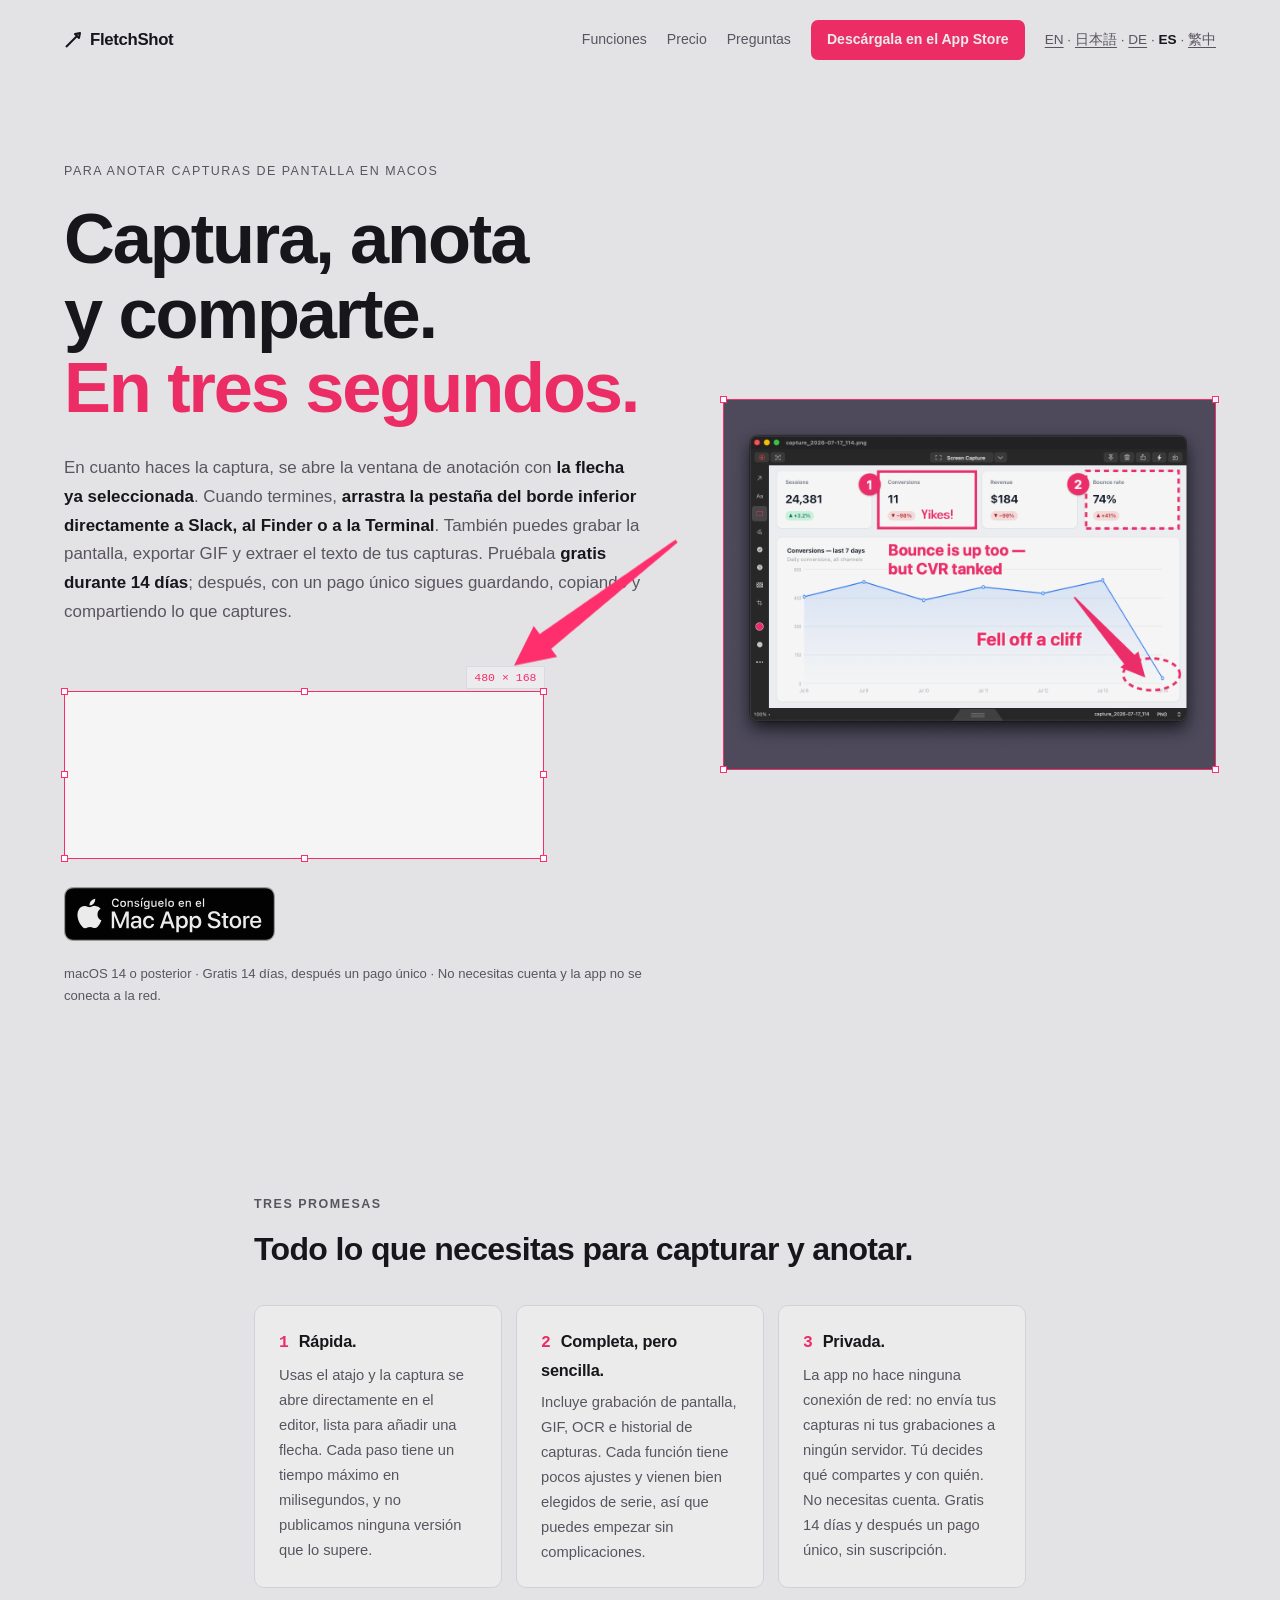
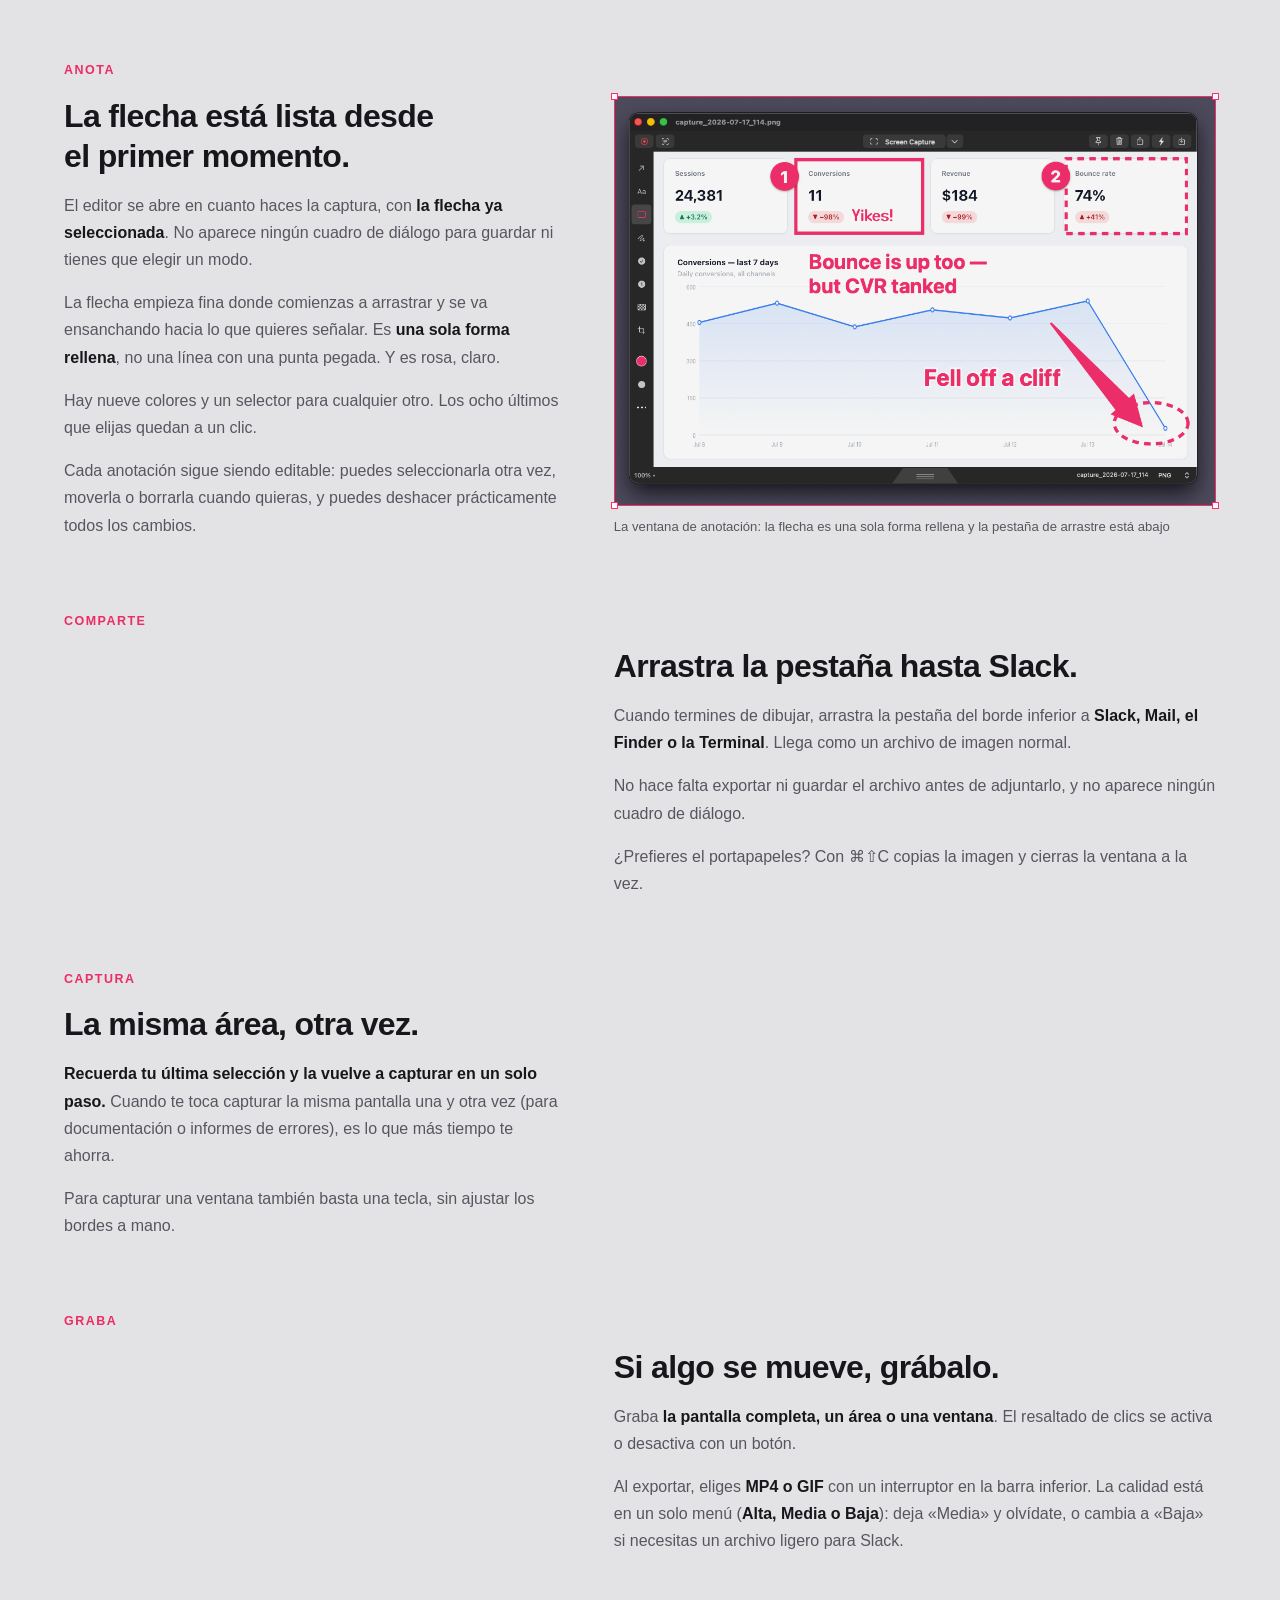
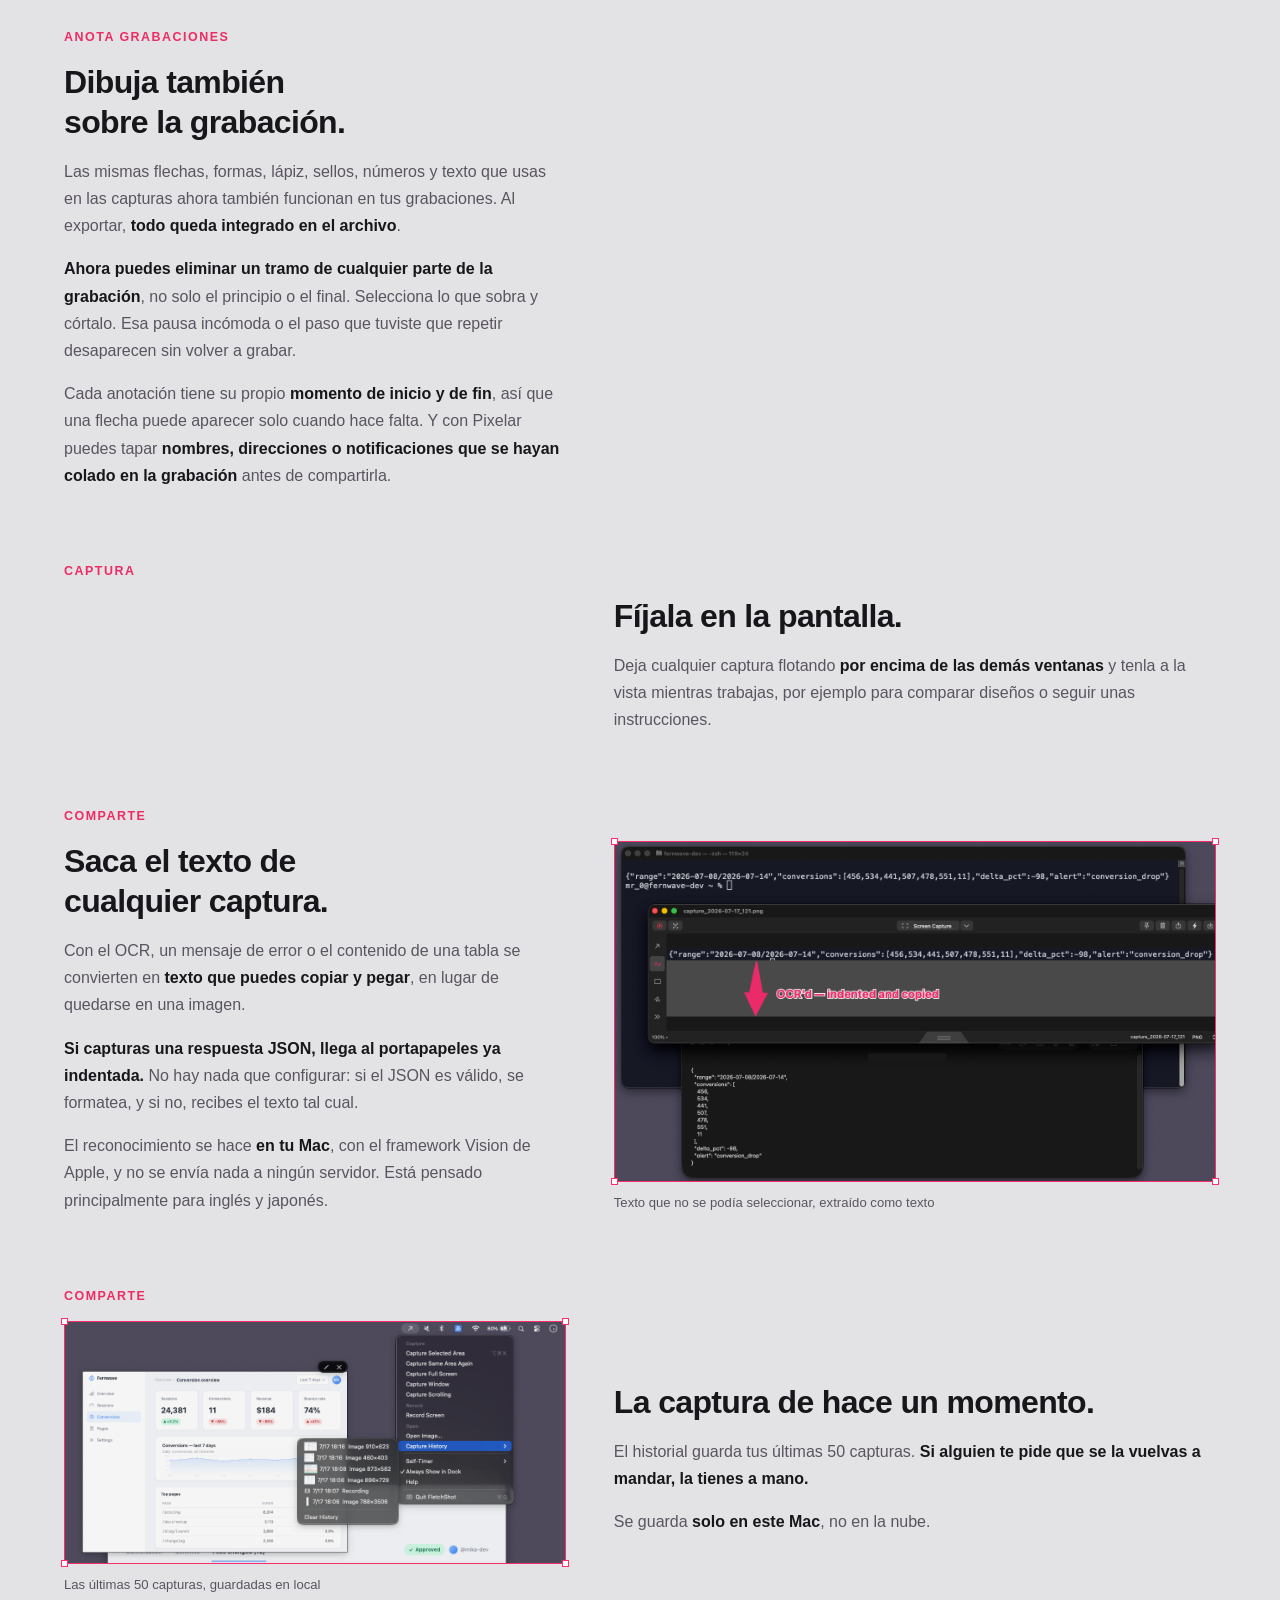
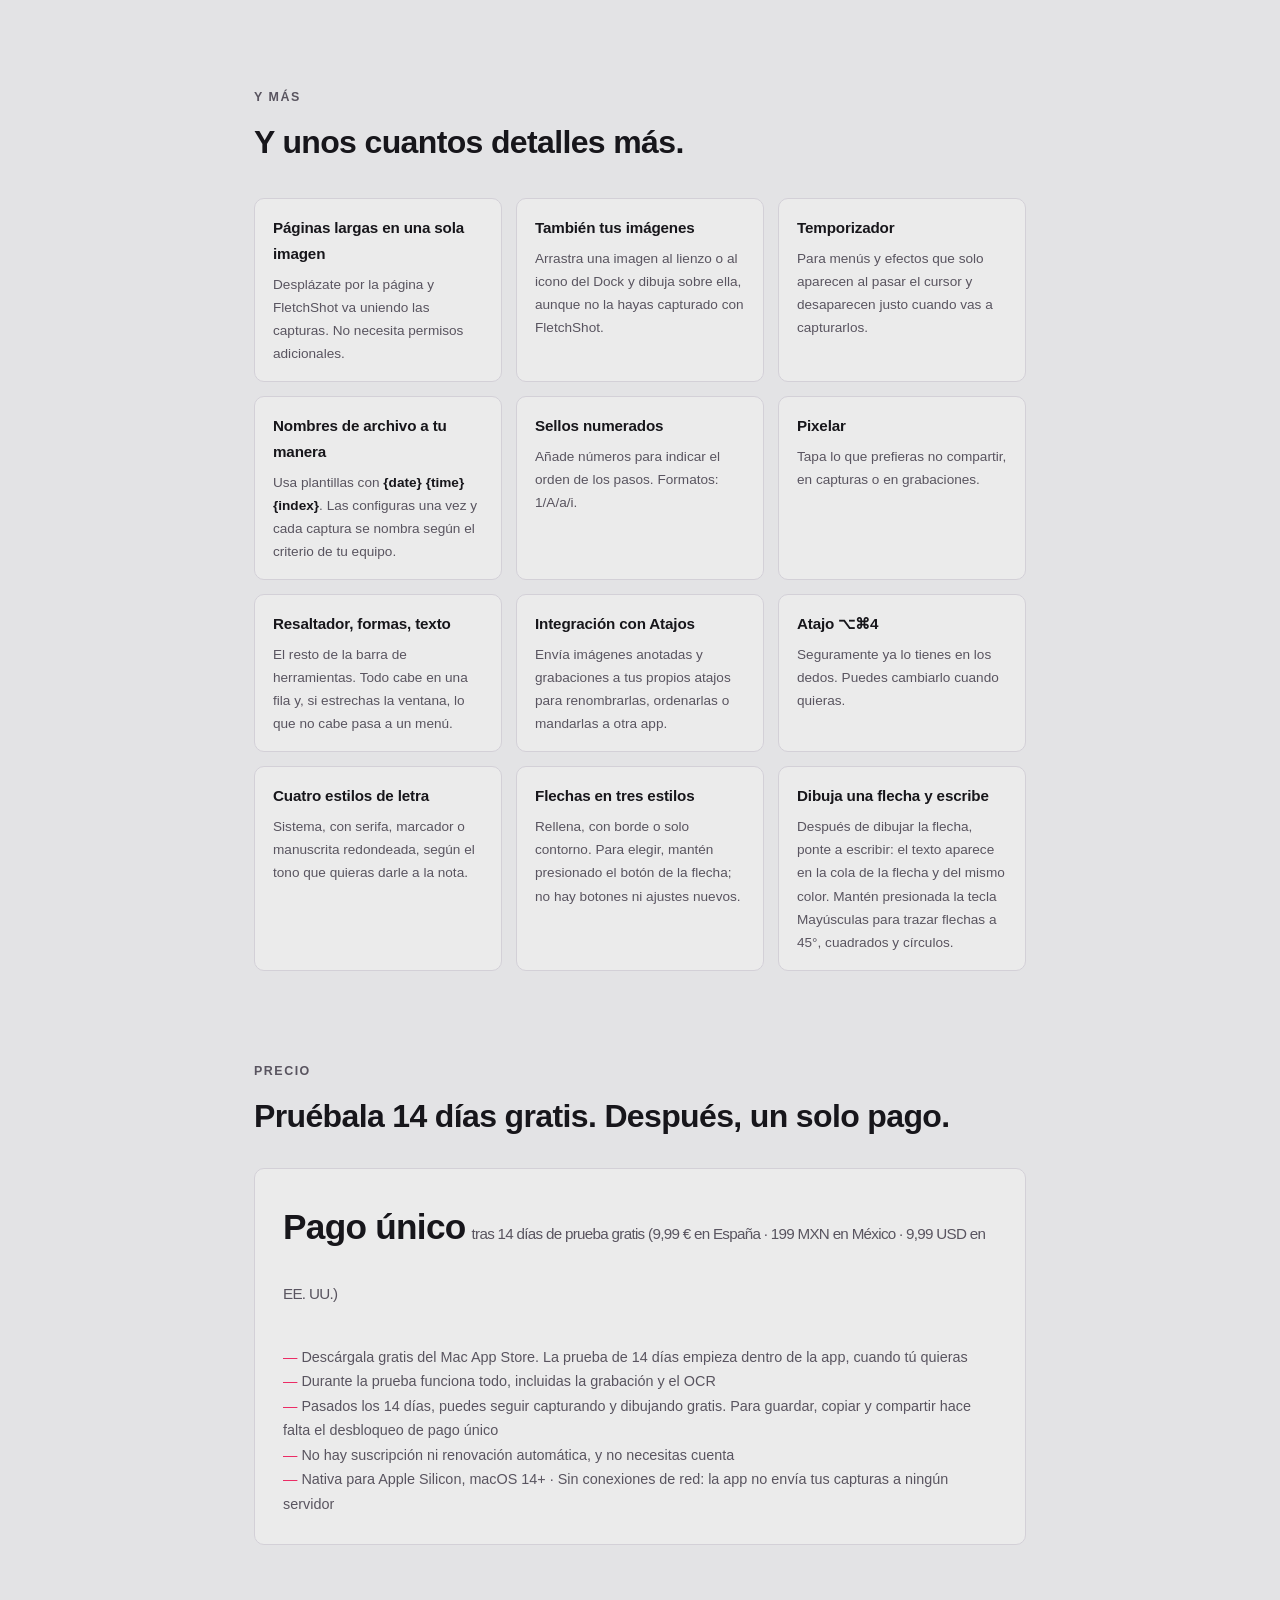
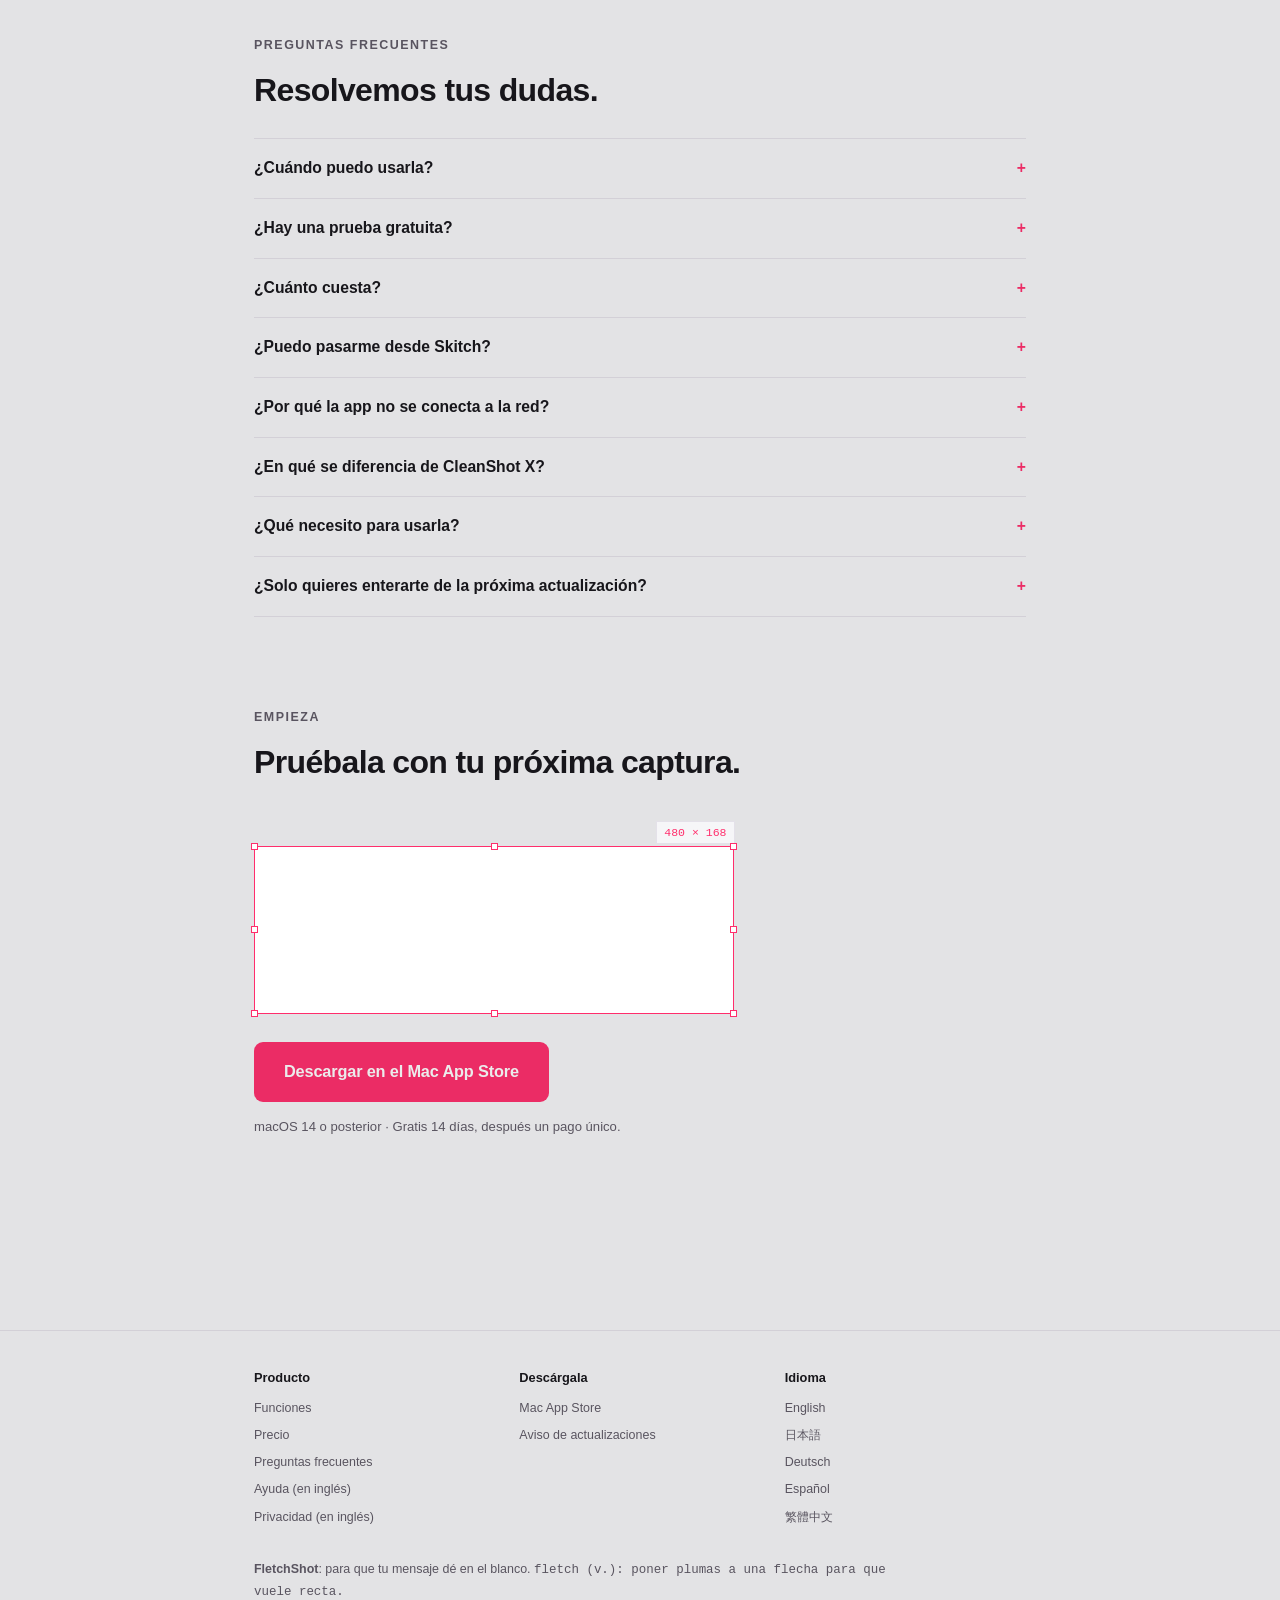
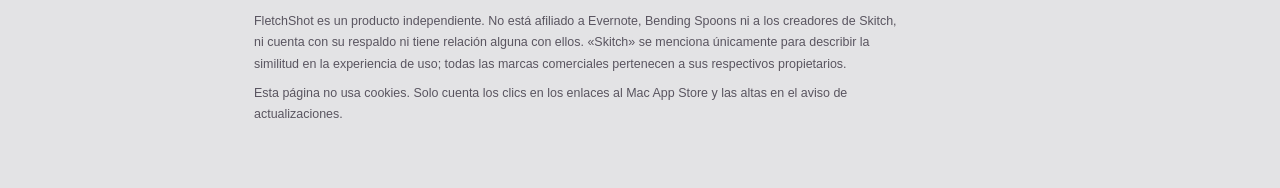
<file: es.html>
<!DOCTYPE html>
<html lang="es">
<head>
<meta charset="utf-8">
<meta name="viewport" content="width=device-width, initial-scale=1">
<title>FletchShot: captura, anota y comparte en tres segundos</title>
<meta name="description" content="Captura la pantalla de tu Mac, añade una flecha y compártela. FletchShot también graba la pantalla, exporta GIF y extrae texto con OCR. Pruébala gratis durante 14 días; después, un solo pago, sin suscripción.">
<meta property="og:title" content="FletchShot: captura, anota y comparte en tres segundos">
<meta property="og:description" content="Haz una captura, señala lo importante con una flecha y compártela desde tu Mac. Incluye grabación de pantalla, GIF y OCR. Gratis 14 días y después un solo pago, sin suscripción. Ya en el Mac App Store.">
<meta property="og:type" content="website">
<link rel="canonical" href="https://fletchshot.app/es.html">
<link rel="alternate" hreflang="en" href="https://fletchshot.app/">
<link rel="alternate" hreflang="ja" href="https://fletchshot.app/ja.html">
<link rel="alternate" hreflang="de" href="https://fletchshot.app/de.html">
<link rel="alternate" hreflang="es" href="https://fletchshot.app/es.html">
<link rel="alternate" hreflang="zh-Hant" href="https://fletchshot.app/zh-tw.html">
<link rel="alternate" hreflang="x-default" href="https://fletchshot.app/">
<link rel="icon" href="favicon.ico" sizes="any">
<link rel="icon" href="icon-192.png" type="image/png">
<link rel="apple-touch-icon" href="apple-touch-icon.png">
<link rel="stylesheet" href="style.css">
</head>
<body>

<header class="site">
  <a class="wordmark" href="#">
    <svg width="18" height="18" viewBox="0 0 18 18" aria-hidden="true"><path d="M2 16 L13 5 L11 3 L16 2 L15 7 L13 5" fill="none" stroke="currentColor" stroke-width="2" stroke-linejoin="round"/></svg>
    FletchShot
  </a>
  <nav class="nav" aria-label="Sitio">
    <a class="navlink" href="#features">Funciones</a>
    <a class="navlink" href="#pricing">Precio</a>
    <a class="navlink" href="#faq">Preguntas</a>
    <a class="navcta storecta" data-store href="https://apps.apple.com/app/id6789836061">Descárgala en el App Store</a>
    <span class="lang" aria-label="Idioma"><a href="index.html">EN</a> · <a href="ja.html">日本語</a> · <a href="de.html">DE</a> · <strong>ES</strong> · <a href="zh-tw.html">繁中</a></span>
  </nav>
</header>

<!-- 更新バナーの置き場所。点灯する版のときだけ div.updatebanner を置く（CSSは style.css に常設）。
     直近の点灯: v2.1 継ぎ撮り（2026-08-27 点灯 → 2026-09-10 撤去。三井裁定=公開から2週間で消す） -->

<main>
  <div class="hero">
    <canvas id="arrowCanvas" aria-hidden="true"></canvas>
    <div class="wrap-wide hero-grid">
      <div class="hero-copy">
        <p class="eyebrow">Para anotar capturas de pantalla en macOS</p>
        <h1>Captura, anota y comparte.<br><span class="accent">En tres segundos.</span></h1>
        <p class="sub" id="arrowFrom">En cuanto haces la captura, se abre la ventana de anotación con <strong>la flecha ya seleccionada</strong>. Cuando termines, <strong>arrastra la pestaña del borde inferior directamente a Slack, al Finder o a la Terminal</strong>. También puedes grabar la pantalla, exportar GIF y extraer el texto de tus capturas. Pruébala <strong>gratis durante 14 días</strong>; después, con un pago único sigues guardando, copiando y compartiendo lo que captures.</p>

        <div class="capture-decor" aria-hidden="true">
          <span class="handle" style="top:-4px;left:-4px"></span>
          <span class="handle" style="top:-4px;left:calc(50% - 3.5px)"></span>
          <span class="handle" style="top:-4px;right:-4px"></span>
          <span class="handle" style="top:calc(50% - 3.5px);left:-4px"></span>
          <span class="handle" style="top:calc(50% - 3.5px);right:-4px"></span>
          <span class="handle" style="bottom:-4px;left:-4px"></span>
          <span class="handle" style="bottom:-4px;left:calc(50% - 3.5px)"></span>
          <span class="handle" style="bottom:-4px;right:-4px"></span>
          <span class="readout mono" aria-hidden="true">480 × 200</span>
        </div>

        <div class="cta-block" id="get">
          <a class="storecta badge" data-store href="https://apps.apple.com/app/id6789836061" aria-label="Descarga FletchShot en el Mac App Store">
            <img src="badges/mac-app-store-badge-es.svg" alt="Descargar en el Mac App Store" width="211" height="54">
          </a>
          <p class="ctanote">macOS 14 o posterior · Gratis 14 días, después un pago único · No necesitas cuenta y la app no se conecta a la red.</p>
        </div>
      </div>
      <div class="hero-shot">
        <figure class="media" data-media>
          <div class="frame">
            <span class="handle" style="top:-4px;left:-4px"></span>
            <span class="handle" style="top:-4px;right:-4px"></span>
            <span class="handle" style="bottom:-4px;left:-4px"></span>
            <span class="handle" style="bottom:-4px;right:-4px"></span>
            <video src="media/hero-loop.mp4" poster="media/hero-window.png" data-fallback="media/hero-window.png" autoplay muted loop playsinline preload="metadata" aria-label="Demo en bucle de FletchShot: captura, flecha rosa afilada y pestaña de arrastre en el borde inferior"></video>
          </div>
        </figure>
      </div>
    </div>
  </div>

  <section id="demo">
    <div class="wrap-wide">
      <p class="kicker">Sin trucos</p>
      <h2 class="head">Tres segundos, a velocidad real.</h2>
      <figure class="media" data-media>
        <div class="frame">
          <span class="handle" style="top:-4px;left:-4px"></span>
          <span class="handle" style="top:-4px;right:-4px"></span>
          <span class="handle" style="bottom:-4px;left:-4px"></span>
          <span class="handle" style="bottom:-4px;right:-4px"></span>
          <video src="media/demo-full.mp4" poster="media/demo-full-poster.png" autoplay muted loop playsinline preload="metadata" aria-label="Demo de la app a velocidad real: atajo de teclado, captura, flecha y pestaña de arrastre hasta Slack"></video>
        </div>
        <figcaption>Grabado desde la app, sin acelerar: atajo → selección → flecha → pestaña de arrastre a Slack</figcaption>
      </figure>
    </div>
  </section>

  <section>
    <div class="wrap">
      <p class="kicker">Tres promesas</p>
      <h2 class="head">Todo lo que necesitas para capturar y anotar.</h2>
      <div class="four">
        <div class="item">
          <h3><span class="n mono">1</span>Rápida.</h3>
          <p>Usas el atajo y la captura se abre directamente en el editor, lista para añadir una flecha. Cada paso tiene un tiempo máximo en milisegundos, y no publicamos ninguna versión que lo supere.</p>
        </div>
        <div class="item">
          <h3><span class="n mono">2</span>Completa, pero sencilla.</h3>
          <p>Incluye grabación de pantalla, GIF, OCR e historial de capturas. Cada función tiene pocos ajustes y vienen bien elegidos de serie, así que puedes empezar sin complicaciones.</p>
        </div>
        <div class="item">
          <h3><span class="n mono">3</span>Privada.</h3>
          <p>La app no hace ninguna conexión de red: no envía tus capturas ni tus grabaciones a ningún servidor. Tú decides qué compartes y con quién. No necesitas cuenta. Gratis 14 días y después un pago único, sin suscripción.</p>
        </div>
      </div>
    </div>
  </section>

  <section id="features">
    <div class="wrap-wide">
      <p class="kicker">Anota</p>
      <div class="feature">
        <div class="ftext">
          <h2 class="head">La flecha está lista desde el primer momento.</h2>
          <p>El editor se abre en cuanto haces la captura, con <strong>la flecha ya seleccionada</strong>. No aparece ningún cuadro de diálogo para guardar ni tienes que elegir un modo.</p>
          <p>La flecha empieza fina donde comienzas a arrastrar y se va ensanchando hacia lo que quieres señalar. Es <strong>una sola forma rellena</strong>, no una línea con una punta pegada. Y es rosa, claro.</p>
          <p>Hay nueve colores y un selector para cualquier otro. Los ocho últimos que elijas quedan a un clic.</p>
          <p>Cada anotación sigue siendo editable: puedes seleccionarla otra vez, moverla o borrarla cuando quieras, y puedes deshacer prácticamente todos los cambios.</p>
        </div>
        <div class="fmedia">
          <figure class="media" data-media>
            <div class="frame">
              <span class="handle" style="top:-4px;left:-4px"></span>
              <span class="handle" style="top:-4px;right:-4px"></span>
              <span class="handle" style="bottom:-4px;left:-4px"></span>
              <span class="handle" style="bottom:-4px;right:-4px"></span>
              <img src="media/annotate.png" alt="La ventana de anotación de FletchShot: una flecha rosa afilada, rectángulos, texto y sellos numerados sobre un panel capturado" loading="lazy">
            </div>
            <figcaption>La ventana de anotación: la flecha es una sola forma rellena y la pestaña de arrastre está abajo</figcaption>
          </figure>
        </div>
      </div>
    </div>
  </section>

  <section>
    <div class="wrap-wide">
      <p class="kicker">Comparte</p>
      <div class="feature flip">
        <div class="ftext">
          <h2 class="head">Arrastra la pestaña hasta Slack.</h2>
          <p>Cuando termines de dibujar, arrastra la pestaña del borde inferior a <strong>Slack, Mail, el Finder o la Terminal</strong>. Llega como un archivo de imagen normal.</p>
          <p>No hace falta exportar ni guardar el archivo antes de adjuntarlo, y no aparece ningún cuadro de diálogo.</p>
          <p>¿Prefieres el portapapeles? Con ⌘⇧C copias la imagen y cierras la ventana a la vez.</p>
        </div>
        <div class="fmedia">
          <figure class="media" data-media>
            <div class="frame" data-diagram="Cómo funciona">
              <span class="handle" style="top:-4px;left:-4px"></span>
              <span class="handle" style="top:-4px;right:-4px"></span>
              <span class="handle" style="bottom:-4px;left:-4px"></span>
              <span class="handle" style="bottom:-4px;right:-4px"></span>
              <video src="media/handoff.mp4" poster="media/handoff-poster.png" autoplay muted loop playsinline preload="metadata" aria-label="Diagrama animado: se arrastra la pestaña del borde inferior para pasar una imagen anotada a una app de chat"></video>
            </div>
            <figcaption>Arrastra y suelta, sin cuadros de diálogo</figcaption>
          </figure>
        </div>
      </div>
    </div>
  </section>

  <section>
    <div class="wrap-wide">
      <p class="kicker">Captura</p>
      <div class="feature">
        <div class="ftext">
          <h2 class="head">La misma área, otra vez.</h2>
          <p><strong>Recuerda tu última selección y la vuelve a capturar en un solo paso.</strong> Cuando te toca capturar la misma pantalla una y otra vez (para documentación o informes de errores), es lo que más tiempo te ahorra.</p>
          <p>Para capturar una ventana también basta una tecla, sin ajustar los bordes a mano.</p>
        </div>
        <div class="fmedia">
          <figure class="media" data-media>
            <div class="frame" data-diagram="Cómo funciona">
              <span class="handle" style="top:-4px;left:-4px"></span>
              <span class="handle" style="top:-4px;right:-4px"></span>
              <span class="handle" style="bottom:-4px;left:-4px"></span>
              <span class="handle" style="bottom:-4px;right:-4px"></span>
              <video src="media/capture.mp4" poster="media/capture-poster.png" autoplay muted loop playsinline preload="metadata" aria-label="Diagrama animado de repetir la captura de la misma área: tras una selección, un atajo vuelve a capturar el mismo rectángulo"></video>
            </div>
            <figcaption>Vuelve a capturar exactamente la misma área, sin volver a seleccionar</figcaption>
          </figure>
        </div>
      </div>
    </div>
  </section>

  <section>
    <div class="wrap-wide">
      <p class="kicker">Graba</p>
      <div class="feature flip">
        <div class="ftext">
          <h2 class="head">Si algo se mueve, grábalo.</h2>
          <p>Graba <strong>la pantalla completa, un área o una ventana</strong>. El resaltado de clics se activa o desactiva con un botón.</p>
          <p>Al exportar, eliges <strong>MP4 o GIF</strong> con un interruptor en la barra inferior. La calidad está en un solo menú (<strong>Alta, Media o Baja</strong>): deja «Media» y olvídate, o cambia a «Baja» si necesitas un archivo ligero para Slack.</p>
        </div>
        <div class="fmedia">
          <figure class="media" data-media>
            <div class="frame" data-diagram="Cómo funciona">
              <span class="handle" style="top:-4px;left:-4px"></span>
              <span class="handle" style="top:-4px;right:-4px"></span>
              <span class="handle" style="bottom:-4px;left:-4px"></span>
              <span class="handle" style="bottom:-4px;right:-4px"></span>
              <video src="media/recording.mp4" poster="media/recording-poster.png" autoplay muted loop playsinline preload="metadata" aria-label="Diagrama animado de la grabación de pantalla: clics resaltados durante la grabación y un interruptor que cambia la exportación entre MP4 y GIF"></video>
            </div>
            <figcaption>Graba y elige MP4 o GIF con un interruptor</figcaption>
          </figure>
        </div>
      </div>
    </div>
  </section>

  <section>
    <div class="wrap-wide">
      <p class="kicker">Anota grabaciones</p>
      <div class="feature">
        <div class="ftext">
          <h2 class="head">Dibuja también sobre la grabación.</h2>
          <p>Las mismas flechas, formas, lápiz, sellos, números y texto que usas en las capturas ahora también funcionan en tus grabaciones. Al exportar, <strong>todo queda integrado en el archivo</strong>.</p>
          <p><strong>Ahora puedes eliminar un tramo de cualquier parte de la grabación</strong>, no solo el principio o el final. Selecciona lo que sobra y córtalo. Esa pausa incómoda o el paso que tuviste que repetir desaparecen sin volver a grabar.</p>
          <p>Cada anotación tiene su propio <strong>momento de inicio y de fin</strong>, así que una flecha puede aparecer solo cuando hace falta. Y con Pixelar puedes tapar <strong>nombres, direcciones o notificaciones que se hayan colado en la grabación</strong> antes de compartirla.</p>
        </div>
        <div class="fmedia">
          <figure class="media" data-media>
            <div class="frame" data-diagram="Cómo funciona">
              <span class="handle" style="top:-4px;left:-4px"></span>
              <span class="handle" style="top:-4px;right:-4px"></span>
              <span class="handle" style="bottom:-4px;left:-4px"></span>
              <span class="handle" style="bottom:-4px;right:-4px"></span>
              <video src="media/video-markup.mp4" poster="media/video-markup-poster.png" autoplay muted loop playsinline preload="metadata" aria-label="Diagrama animado: una flecha rosa dibujada sobre una grabación; luego se selecciona un tramo central, se corta y el clip queda más corto"></video>
            </div>
            <figcaption>Añade anotaciones, elimina el tramo que sobra y comparte</figcaption>
          </figure>
        </div>
      </div>
    </div>
  </section>

  <section>
    <div class="wrap-wide">
      <p class="kicker">Captura</p>
      <div class="feature flip">
        <div class="ftext">
          <h2 class="head">Fíjala en la pantalla.</h2>
          <p>Deja cualquier captura flotando <strong>por encima de las demás ventanas</strong> y tenla a la vista mientras trabajas, por ejemplo para comparar diseños o seguir unas instrucciones.</p>
        </div>
        <div class="fmedia">
          <figure class="media" data-media>
            <div class="frame" data-diagram="Cómo funciona">
              <span class="handle" style="top:-4px;left:-4px"></span>
              <span class="handle" style="top:-4px;right:-4px"></span>
              <span class="handle" style="bottom:-4px;left:-4px"></span>
              <span class="handle" style="bottom:-4px;right:-4px"></span>
              <video src="media/pin.mp4" poster="media/pin-poster.png" autoplay muted loop playsinline preload="metadata" aria-label="Diagrama animado de fijar una captura: otras ventanas pasan por detrás mientras la captura fijada se mantiene delante"></video>
            </div>
            <figcaption>Fijada y siempre delante</figcaption>
          </figure>
        </div>
      </div>
    </div>
  </section>

  <section>
    <div class="wrap-wide">
      <p class="kicker">Comparte</p>
      <div class="feature">
        <div class="ftext">
          <h2 class="head">Saca el texto de cualquier captura.</h2>
          <p>Con el OCR, un mensaje de error o el contenido de una tabla se convierten en <strong>texto que puedes copiar y pegar</strong>, en lugar de quedarse en una imagen.</p>
          <p><strong>Si capturas una respuesta JSON, llega al portapapeles ya indentada.</strong> No hay nada que configurar: si el JSON es válido, se formatea, y si no, recibes el texto tal cual.</p>
          <p>El reconocimiento se hace <strong>en tu Mac</strong>, con el framework Vision de Apple, y no se envía nada a ningún servidor. Está pensado principalmente para inglés y japonés.</p>
        </div>
        <div class="fmedia">
          <figure class="media" data-media>
            <div class="frame" data-diagram="Cómo funciona">
              <span class="handle" style="top:-4px;left:-4px"></span>
              <span class="handle" style="top:-4px;right:-4px"></span>
              <span class="handle" style="bottom:-4px;left:-4px"></span>
              <span class="handle" style="bottom:-4px;right:-4px"></span>
              <video src="media/ocr.mp4" poster="media/ocr-poster.png" data-fallback="media/ocr.png" autoplay muted loop playsinline preload="metadata" aria-label="Diagrama animado: una línea de escaneo recorre una captura y los píxeles se convierten en texto seleccionable; un JSON llega al portapapeles ya indentado"></video>
            </div>
            <figcaption>Texto que no se podía seleccionar, extraído como texto</figcaption>
          </figure>
        </div>
      </div>
    </div>
  </section>

  <section>
    <div class="wrap-wide">
      <p class="kicker">Comparte</p>
      <div class="feature flip">
        <div class="ftext">
          <h2 class="head">La captura de hace un momento.</h2>
          <p>El historial guarda tus últimas 50 capturas. <strong>Si alguien te pide que se la vuelvas a mandar, la tienes a mano.</strong></p>
          <p>Se guarda <strong>solo en este Mac</strong>, no en la nube.</p>
        </div>
        <div class="fmedia">
          <figure class="media" data-media>
            <div class="frame">
              <span class="handle" style="top:-4px;left:-4px"></span>
              <span class="handle" style="top:-4px;right:-4px"></span>
              <span class="handle" style="bottom:-4px;left:-4px"></span>
              <span class="handle" style="bottom:-4px;right:-4px"></span>
              <img src="media/history.png" alt="El menú de FletchShot en la barra de menús con el historial de capturas abierto, con las capturas y grabaciones recientes" loading="lazy">
            </div>
            <figcaption>Las últimas 50 capturas, guardadas en local</figcaption>
          </figure>
        </div>
      </div>
    </div>
  </section>

  <section>
    <div class="wrap">
      <p class="kicker">Y más</p>
      <h2 class="head">Y unos cuantos detalles más.</h2>
      <div class="four mini">
        <div class="item">
          <h3>Páginas largas en una sola imagen</h3>
          <p>Desplázate por la página y FletchShot va uniendo las capturas. No necesita permisos adicionales.</p>
        </div>
        <div class="item">
          <h3>También tus imágenes</h3>
          <p>Arrastra una imagen al lienzo o al icono del Dock y dibuja sobre ella, aunque no la hayas capturado con FletchShot.</p>
        </div>
        <div class="item">
          <h3>Temporizador</h3>
          <p>Para menús y efectos que solo aparecen al pasar el cursor y desaparecen justo cuando vas a capturarlos.</p>
        </div>
        <div class="item">
          <h3>Nombres de archivo a tu manera</h3>
          <p>Usa plantillas con <strong>{date} {time} {index}</strong>. Las configuras una vez y cada captura se nombra según el criterio de tu equipo.</p>
        </div>
        <div class="item">
          <h3>Sellos numerados</h3>
          <p>Añade números para indicar el orden de los pasos. Formatos: 1/A/a/i.</p>
        </div>
        <div class="item">
          <h3>Pixelar</h3>
          <p>Tapa lo que prefieras no compartir, en capturas o en grabaciones.</p>
        </div>
        <div class="item">
          <h3>Resaltador, formas, texto</h3>
          <p>El resto de la barra de herramientas. Todo cabe en una fila y, si estrechas la ventana, lo que no cabe pasa a un menú.</p>
        </div>
        <div class="item">
          <h3>Integración con Atajos</h3>
          <p>Envía imágenes anotadas y grabaciones a tus propios atajos para renombrarlas, ordenarlas o mandarlas a otra app.</p>
        </div>
        <div class="item">
          <h3>Atajo ⌥⌘4</h3>
          <p>Seguramente ya lo tienes en los dedos. Puedes cambiarlo cuando quieras.</p>
        </div>
        <div class="item">
          <h3>Cuatro estilos de letra</h3>
          <p>Sistema, con serifa, marcador o manuscrita redondeada, según el tono que quieras darle a la nota.</p>
        </div>
        <div class="item">
          <h3>Flechas en tres estilos</h3>
          <p>Rellena, con borde o solo contorno. Para elegir, mantén presionado el botón de la flecha; no hay botones ni ajustes nuevos.</p>
        </div>
        <div class="item">
          <h3>Dibuja una flecha y escribe</h3>
          <p>Después de dibujar la flecha, ponte a escribir: el texto aparece en la cola de la flecha y del mismo color. Mantén presionada la tecla Mayúsculas para trazar flechas a 45°, cuadrados y círculos.</p>
        </div>
      </div>
    </div>
  </section>

  <section id="pricing">
    <div class="wrap">
      <p class="kicker">Precio</p>
      <h2 class="head">Pruébala 14 días gratis. Después, un solo pago.</h2>
      <div class="deal">
        <div class="price">Pago único<small>tras 14 días de prueba gratis (9,99 € en España · 199 MXN en México · 9,99 USD en EE. UU.)</small></div>
        <ul>
          <li>Descárgala gratis del Mac App Store. La prueba de 14 días empieza dentro de la app, cuando tú quieras</li>
          <li>Durante la prueba funciona todo, incluidas la grabación y el OCR</li>
          <li>Pasados los 14 días, puedes seguir capturando y dibujando gratis. Para guardar, copiar y compartir hace falta el desbloqueo de pago único</li>
          <li>No hay suscripción ni renovación automática, y no necesitas cuenta</li>
          <li>Nativa para Apple Silicon, macOS 14+ · Sin conexiones de red: la app no envía tus capturas a ningún servidor</li>
        </ul>
      </div>
    </div>
  </section>

  <section id="faq">
    <div class="wrap">
      <p class="kicker">Preguntas frecuentes</p>
      <h2 class="head">Resolvemos tus dudas.</h2>
      <div class="faq">
        <details>
          <summary>¿Cuándo puedo usarla?</summary>
          <p>Ya. FletchShot está en el Mac App Store: la descarga es gratis, puedes probarla 14 días y después se desbloquea con un pago único. No necesitas cuenta. Si quieres que te avisemos cuando salga la próxima versión importante, al final de estas preguntas puedes dejar tu correo (es opcional).</p>
        </details>
        <details>
          <summary>¿Hay una prueba gratuita?</summary>
          <p>Sí, de 14 días y con todo activado. Descarga la app gratis y, dentro de ella, haz clic en <strong>«Start 14-day trial»</strong> (empezar la prueba de 14 días). Hasta que termine la prueba, guardar, copiar y compartir funcionan igual que en la versión de pago. Durante la prueba no se te cobra nada: Apple solo cobra cuando haces clic en <strong>«Unlock»</strong> (desbloquear), al precio que aparezca en tu país. Pasados los 14 días, puedes seguir capturando y dibujando gratis; lo que requiere el desbloqueo es sacar las imágenes de la app, es decir, guardar el archivo, copiar al portapapeles, usar la pestaña de arrastre y el menú Compartir. Como es una compra única, no hay nada que se renueve automáticamente.</p>
        </details>
        <details>
          <summary>¿Cuánto cuesta?</summary>
          <p>La descarga es gratuita y la prueba de 14 días, también. Después, un <strong>pago único</strong> te permite guardar, copiar y compartir sin límite de tiempo: 9,99 € en España, 199 MXN en México o 9,99 USD en EE. UU. (en otros países, el precio que indique el App Store). No hay suscripción. La compra queda vinculada a tu cuenta de Apple y no se puede compartir con tu grupo familiar. Puede que en el futuro las actualizaciones importantes sean de pago, pero la versión que compres seguirá funcionando.</p>
        </details>
        <details>
          <summary>¿Puedo pasarme desde Skitch?</summary>
          <p>Para eso la hicimos. Comparamos la flecha afilada, la rapidez entre captura y anotación y la pestaña de arrastre con una copia real de Skitch 2.9, y las reconstruimos para que se sientan igual. El atajo predeterminado también es ⌥⌘4, y puedes empezar a escribir en cuanto dibujas una flecha. Si ya usabas Skitch, nuestro objetivo es que no tengas que volver a aprender nada.</p>
        </details>
        <details>
          <summary>¿Por qué la app no se conecta a la red?</summary>
          <p>Porque en las capturas de pantalla suele haber información privada. FletchShot está diseñada para no hacer ninguna conexión de red: el OCR se hace en tu Mac y la app no envía capturas ni grabaciones a ningún servidor. Qué compartes, y con quién, lo decides tú.</p>
        </details>
        <details>
          <summary>¿En qué se diferencia de CleanShot X?</summary>
          <p>CleanShot X es una herramienta profesional excelente, con más de 50 funciones y muchísimos ajustes. FletchShot va en otra dirección: está pensada para quien hace «captura → flecha → compartir» treinta veces al día y quiere hacerlo rápido. Incluimos las funciones más usadas en una versión sencilla, pero no competimos en número de ajustes. Además, por decisión propia, no tenemos nube ni cuentas.</p>
        </details>
        <details>
          <summary>¿Qué necesito para usarla?</summary>
          <p>macOS 14 o posterior. Es nativa para Apple Silicon y se distribuye a través del Mac App Store (App Sandbox).</p>
        </details>
        <details>
          <summary>¿Solo quieres enterarte de la próxima actualización?</summary>
          <p>Deja tu correo aquí abajo y te escribiremos una sola vez, cuando salga una versión importante. No te mandaremos boletines ni compartiremos tu correo con nadie.</p>
          <form class="signup mini" novalidate>
            <input type="hidden" name="source" value="direct">
            <input type="hidden" name="lang" value="es">
            <input type="hidden" name="intent" value="update-notice">
            <input type="email" name="email" required placeholder="tu@ejemplo.com" aria-label="Correo electrónico">
            <button type="submit">Avísame</button>
          </form>
          <p class="formmsg" role="status"></p>
        </details>
      </div>
    </div>
  </section>

  <section>
    <div class="wrap">
      <p class="kicker">Empieza</p>
      <h2 class="head">Pruébala con tu próxima captura.</h2>
      <div class="capture-decor" aria-hidden="true">
        <span class="handle" style="top:-4px;left:-4px"></span>
        <span class="handle" style="top:-4px;left:calc(50% - 3.5px)"></span>
        <span class="handle" style="top:-4px;right:-4px"></span>
        <span class="handle" style="top:calc(50% - 3.5px);left:-4px"></span>
        <span class="handle" style="top:calc(50% - 3.5px);right:-4px"></span>
        <span class="handle" style="bottom:-4px;left:-4px"></span>
        <span class="handle" style="bottom:-4px;left:calc(50% - 3.5px)"></span>
        <span class="handle" style="bottom:-4px;right:-4px"></span>
        <span class="readout mono" aria-hidden="true">480 × 200</span>
      </div>
      <div class="cta-block">
        <a class="storecta primary" data-store href="https://apps.apple.com/app/id6789836061" aria-label="Descarga FletchShot en el Mac App Store">
          <span class="storecta-label">Descargar en el Mac App Store</span>
        </a>
        <p class="ctanote">macOS 14 o posterior · Gratis 14 días, después un pago único.</p>
      </div>
    </div>
  </section>
</main>

<footer class="site">
  <div class="wrap">
    <div class="cols">
      <div>
        <h4>Producto</h4>
        <a href="#demo">Demo real</a>
        <a href="#features">Funciones</a>
        <a href="#pricing">Precio</a>
        <a href="#faq">Preguntas frecuentes</a>
        <a href="help.html">Ayuda (en inglés)</a>
        <a href="privacy.html">Privacidad (en inglés)</a>
      </div>
      <div>
        <h4>Descárgala</h4>
        <a data-store href="https://apps.apple.com/app/id6789836061">Mac App Store</a>
        <a href="#faq">Aviso de actualizaciones</a>
      </div>
      <div>
        <h4>Idioma</h4>
        <a href="index.html">English</a>
        <a href="ja.html">日本語</a>
        <a href="de.html">Deutsch</a>
        <a href="es.html">Español</a>
        <a href="zh-tw.html">繁體中文</a>
      </div>
    </div>
    <p><strong>FletchShot</strong>: para que tu mensaje dé en el blanco. <span class="mono">fletch (v.): poner plumas a una flecha para que vuele recta.</span></p>
    <p>FletchShot es un producto independiente. No está afiliado a Evernote, Bending Spoons ni a los creadores de Skitch, ni cuenta con su respaldo ni tiene relación alguna con ellos. «Skitch» se menciona únicamente para describir la similitud en la experiencia de uso; todas las marcas comerciales pertenecen a sus respectivos propietarios.</p>
    <p>Esta página no usa cookies. Solo cuenta los clics en los enlaces al Mac App Store y las altas en el aviso de actualizaciones.</p>
  </div>
</footer>

<script src="lp.js"></script>
</body>
</html>
</file>
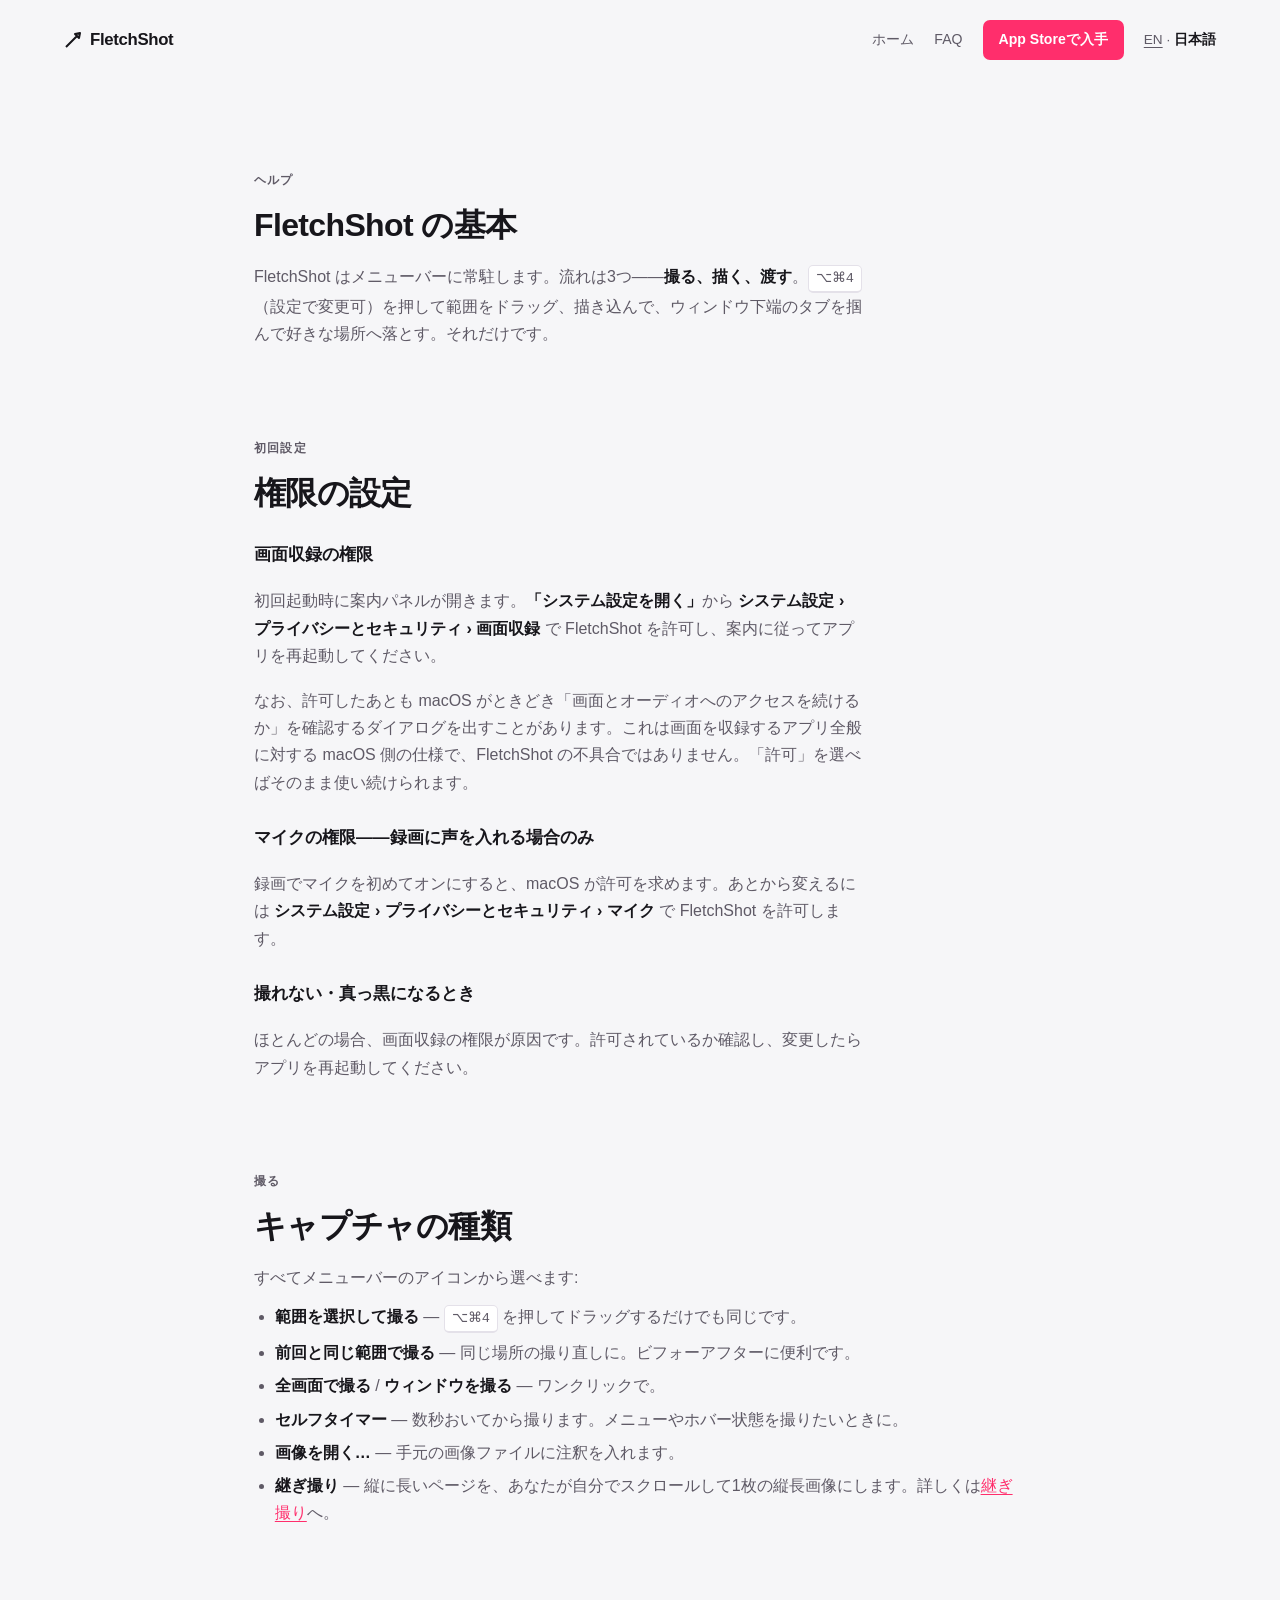
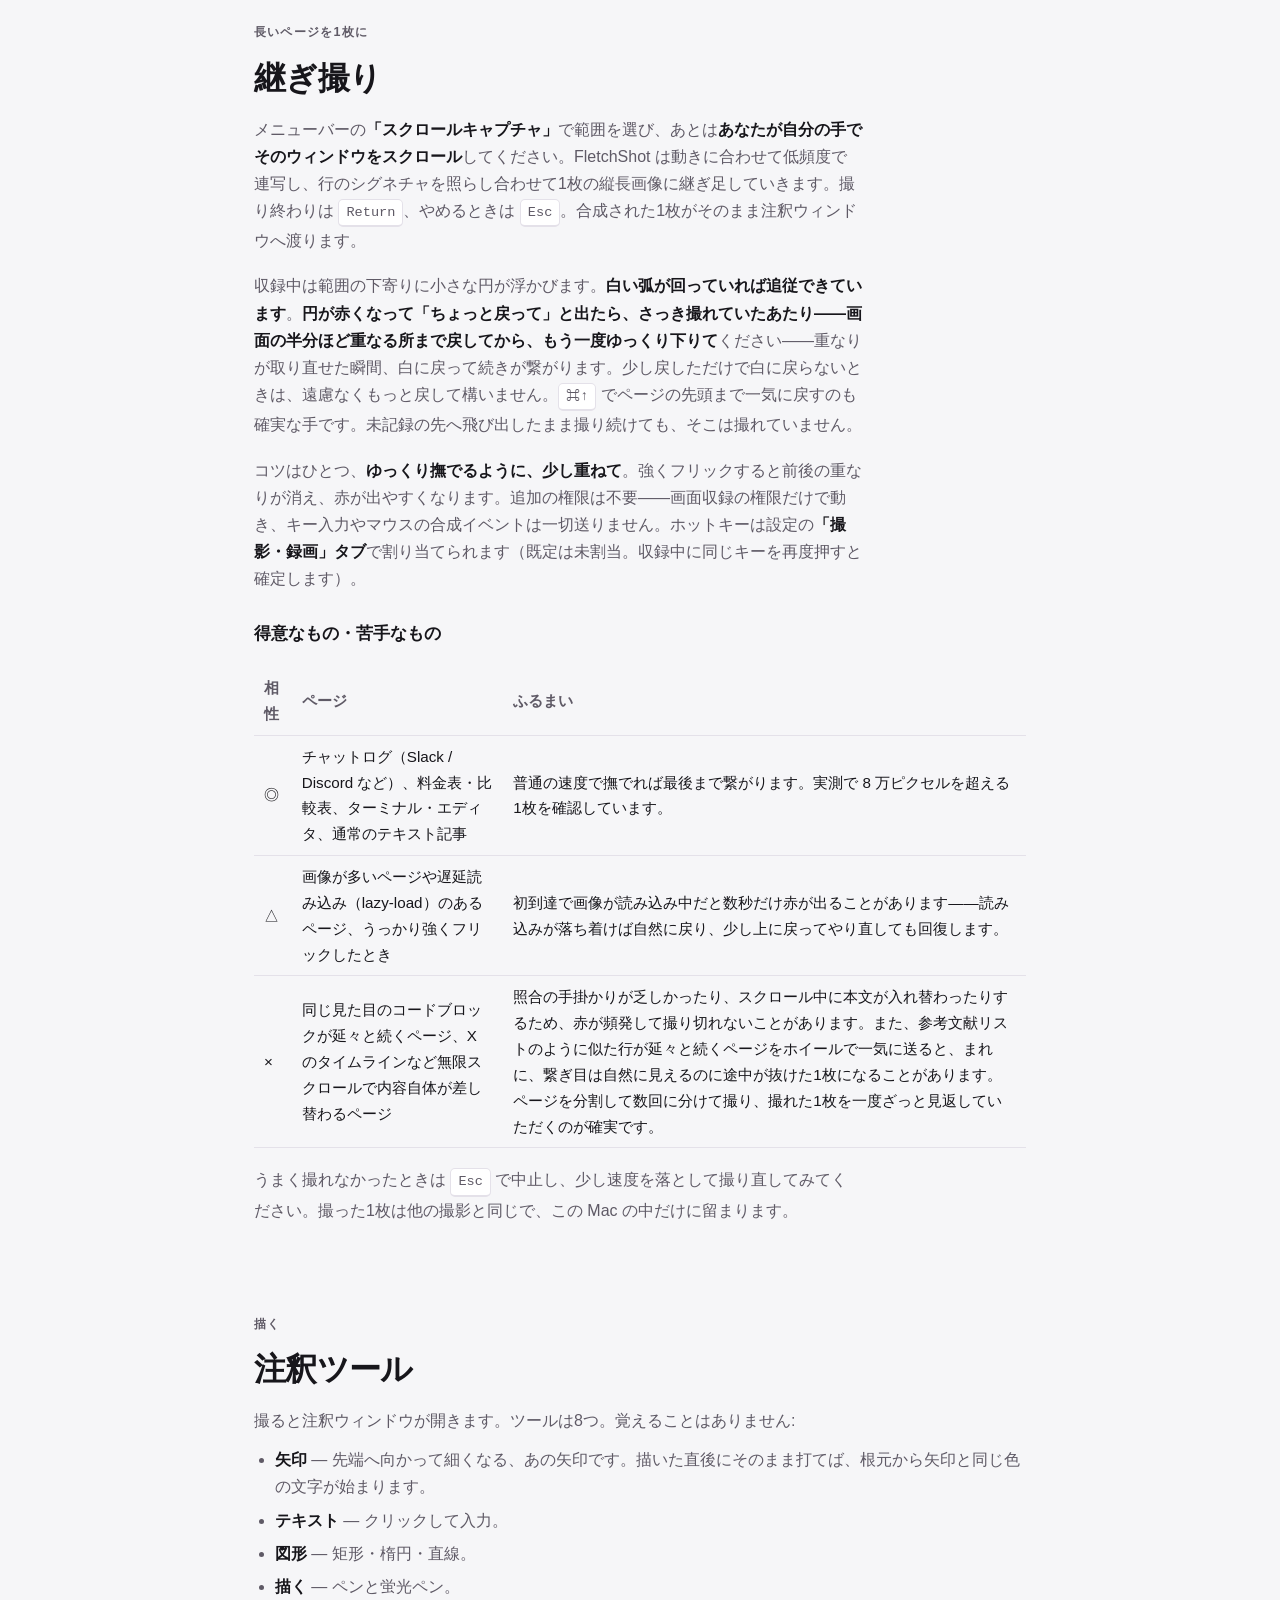
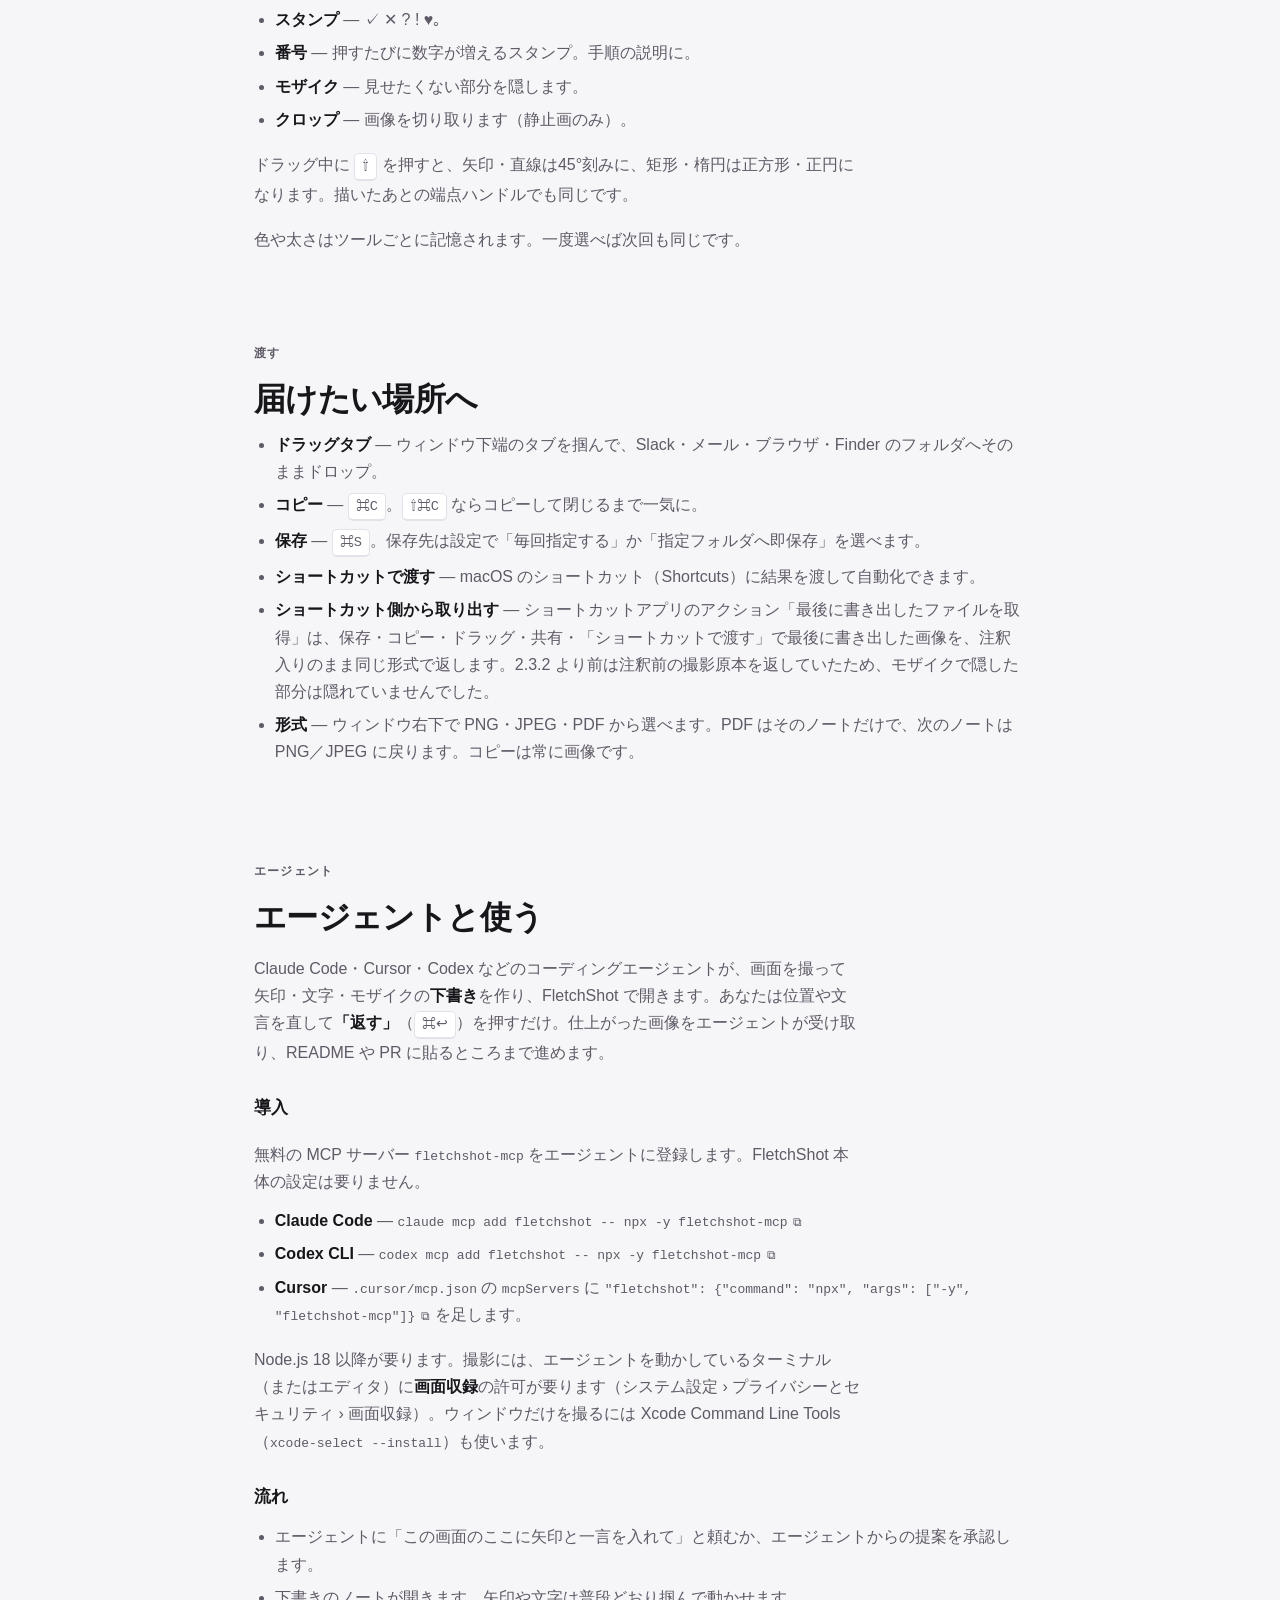
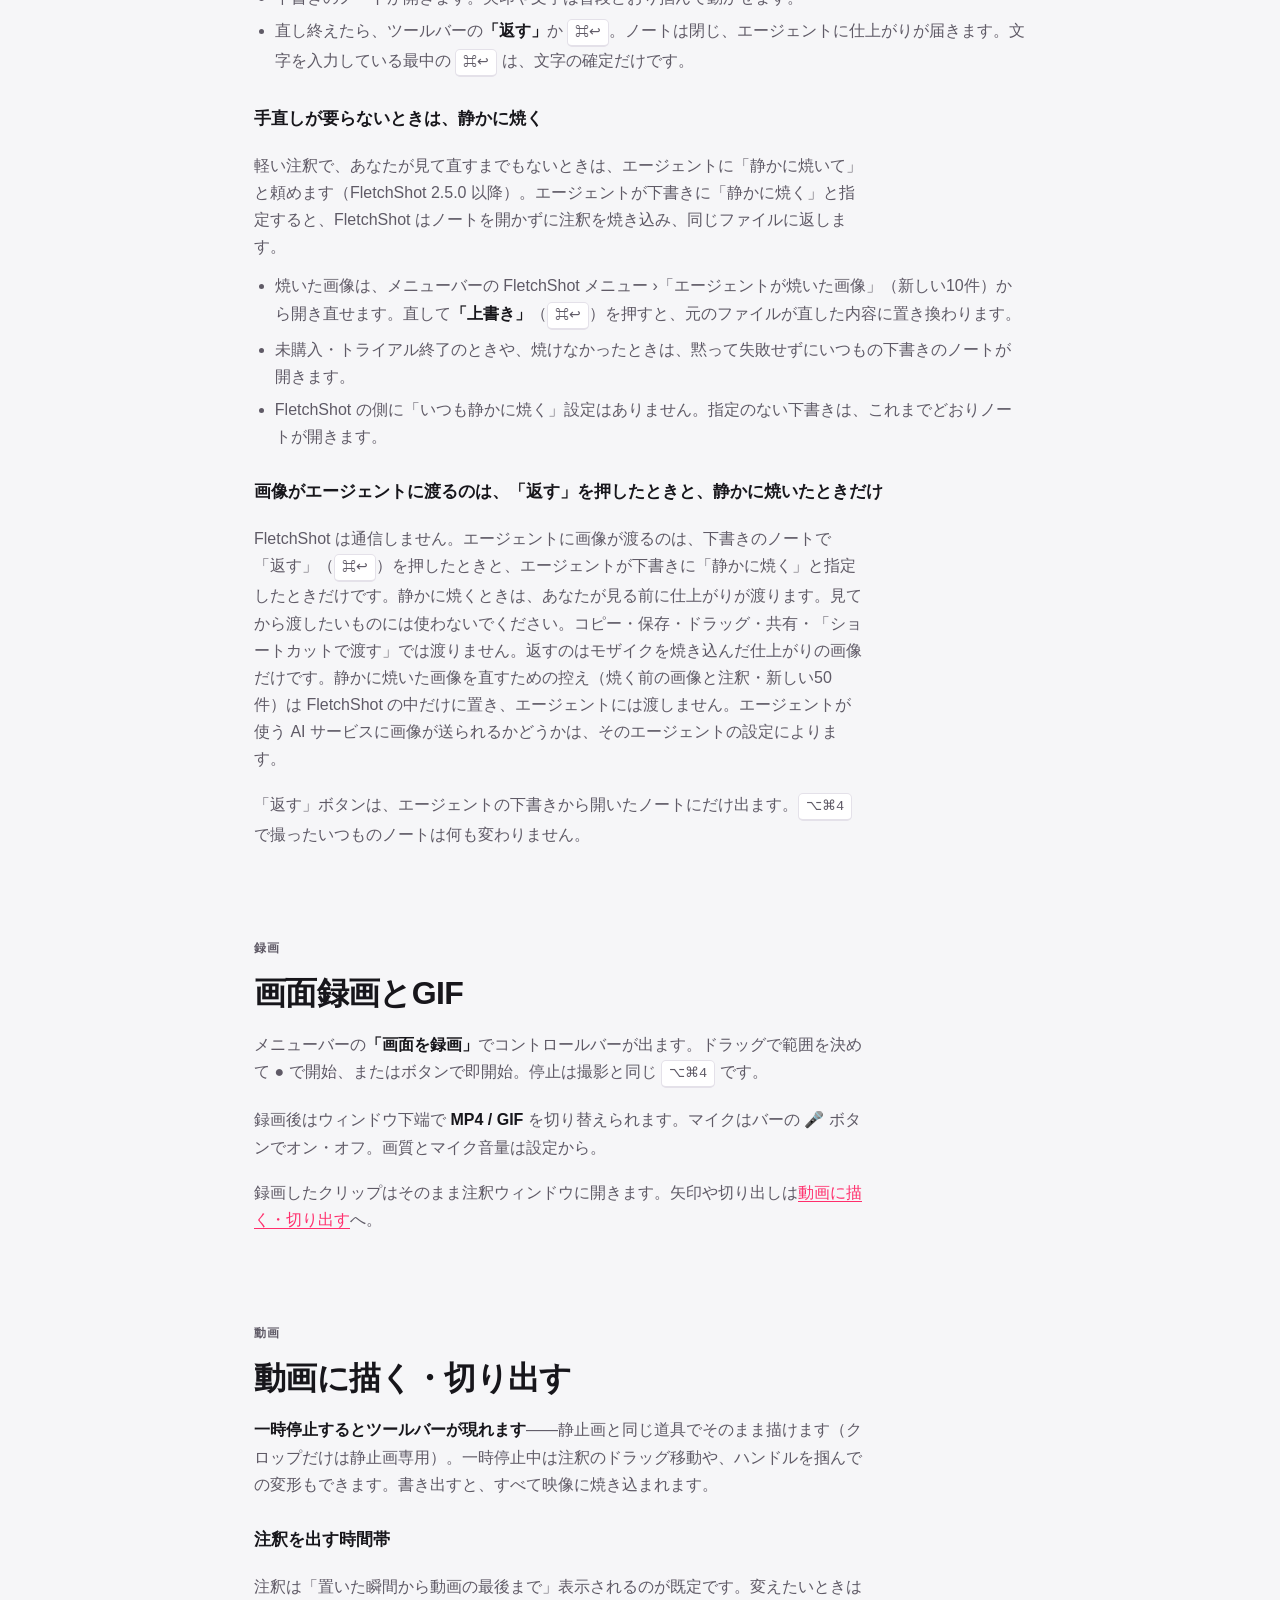
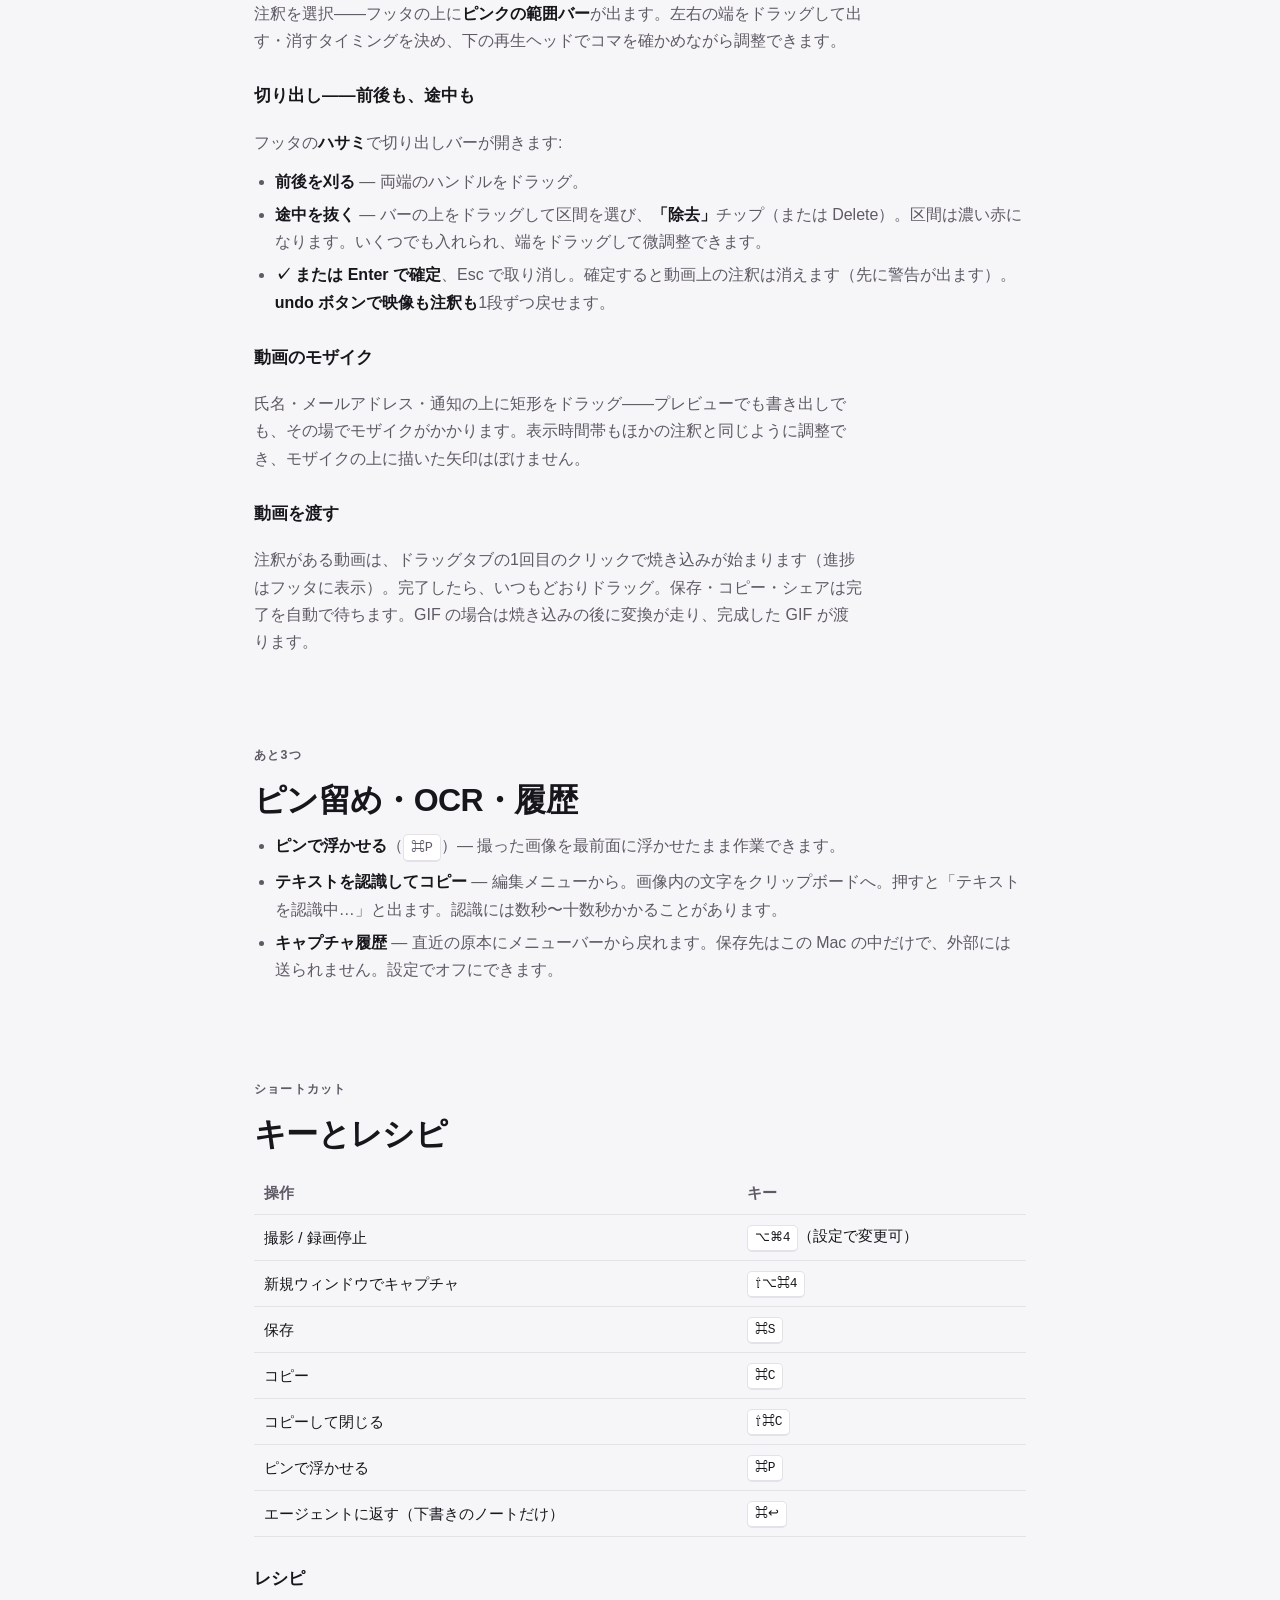
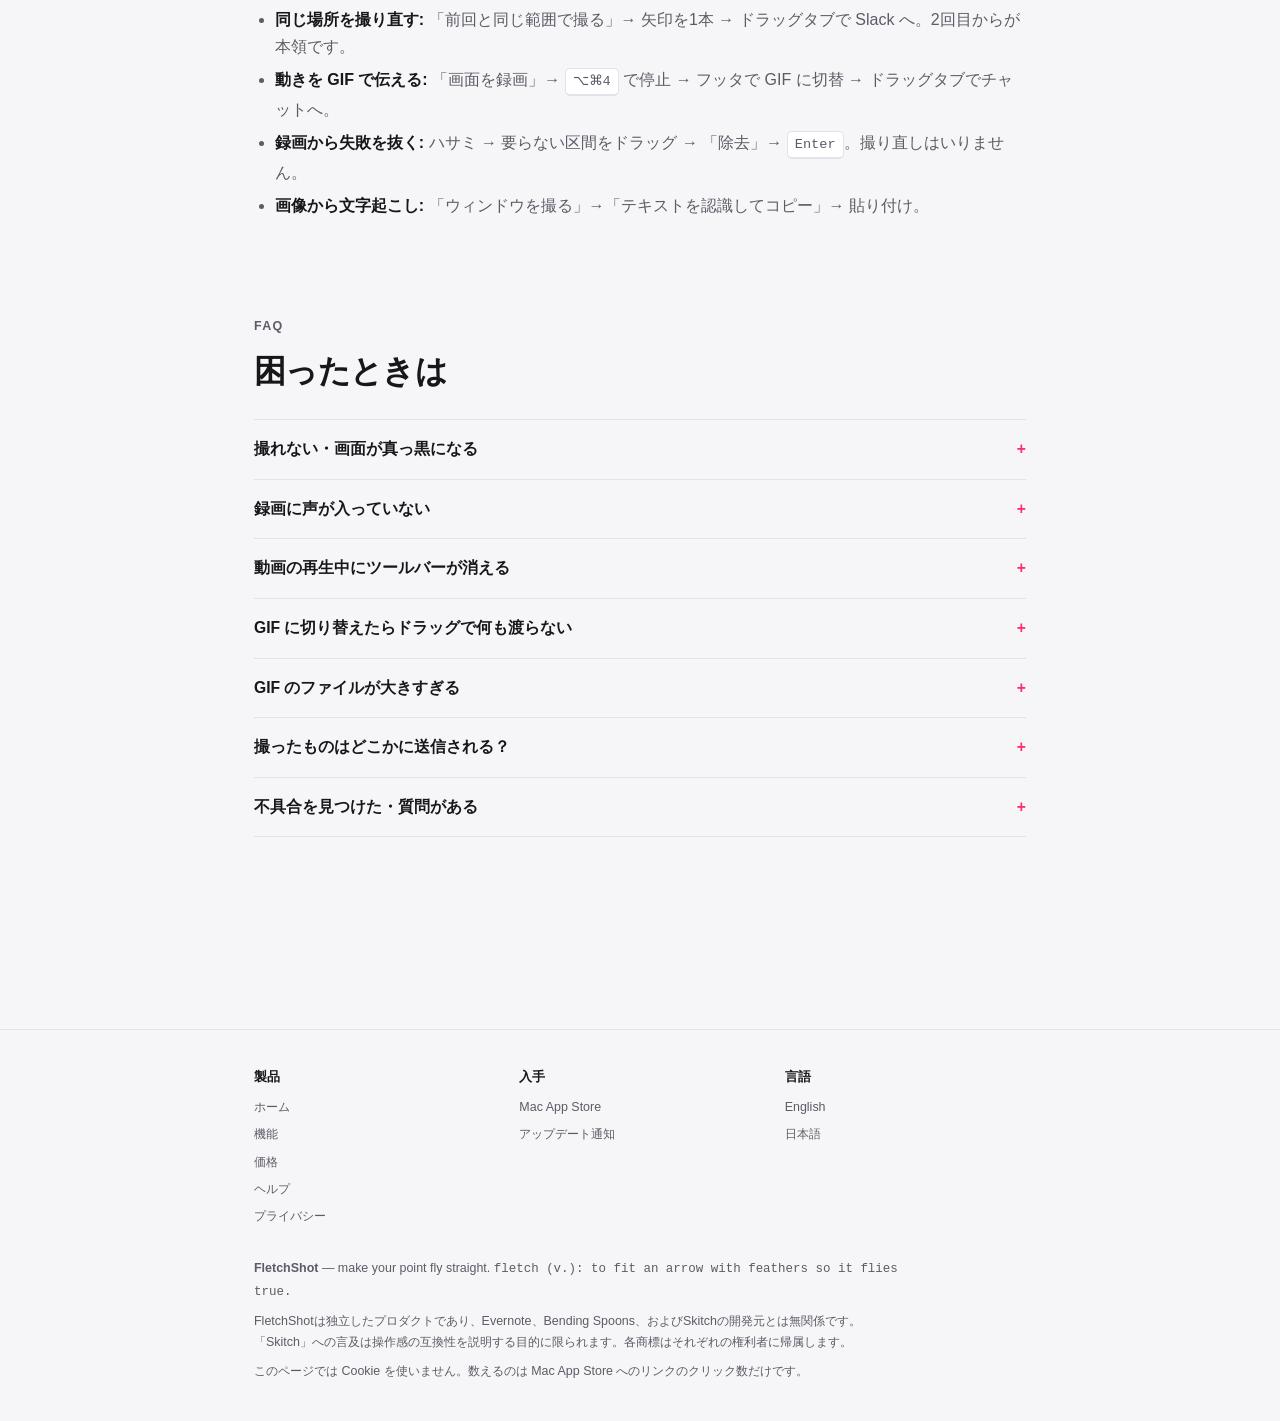
<file: help-ja.html>
<!DOCTYPE html>
<html lang="ja">
<head>
<meta charset="utf-8">
<meta name="viewport" content="width=device-width, initial-scale=1">
<title>FletchShot ヘルプ — 使い方・権限設定・FAQ</title>
<meta name="description" content="FletchShot の使い方。撮る・描く・渡す・録画・動画の注釈と切り出し、初回の権限設定、キーボードショートカット、よくある質問。">
<link rel="alternate" hreflang="en" href="help.html">
<link rel="icon" href="favicon.ico" sizes="any">
<link rel="icon" href="icon-192.png" type="image/png">
<link rel="apple-touch-icon" href="apple-touch-icon.png">
<link rel="stylesheet" href="style.css">
</head>
<body>

<header class="site">
  <a class="wordmark" href="ja.html">
    <svg width="18" height="18" viewBox="0 0 18 18" aria-hidden="true"><path d="M2 16 L13 5 L11 3 L16 2 L15 7 L13 5" fill="none" stroke="currentColor" stroke-width="2" stroke-linejoin="round"/></svg>
    FletchShot
  </a>
  <nav class="nav" aria-label="サイト内">
    <a class="navlink" href="ja.html">ホーム</a>
    <a class="navlink" href="ja.html#faq">FAQ</a>
    <a class="navcta storecta" data-store href="https://apps.apple.com/app/id6789836061">App Storeで入手</a>
    <span class="lang" aria-label="言語"><a href="help.html">EN</a> · <strong>日本語</strong></span>
  </nav>
</header>

<main>

<section>
  <div class="wrap prose">
    <p class="kicker">ヘルプ</p>
    <h2 class="head">FletchShot の基本</h2>
    <p>FletchShot はメニューバーに常駐します。流れは3つ——<strong>撮る、描く、渡す</strong>。<kbd>⌥⌘4</kbd>（設定で変更可）を押して範囲をドラッグ、描き込んで、ウィンドウ下端のタブを掴んで好きな場所へ落とす。それだけです。</p>
  </div>
</section>

<section id="setup">
  <div class="wrap prose">
    <p class="kicker">初回設定</p>
    <h2 class="head">権限の設定</h2>
    <h3>画面収録の権限</h3>
    <p>初回起動時に案内パネルが開きます。<strong>「システム設定を開く」</strong>から <strong>システム設定 › プライバシーとセキュリティ › 画面収録</strong> で FletchShot を許可し、案内に従ってアプリを再起動してください。</p>
    <p>なお、許可したあとも macOS がときどき「画面とオーディオへのアクセスを続けるか」を確認するダイアログを出すことがあります。これは画面を収録するアプリ全般に対する macOS 側の仕様で、FletchShot の不具合ではありません。「許可」を選べばそのまま使い続けられます。</p>
    <h3>マイクの権限——録画に声を入れる場合のみ</h3>
    <p>録画でマイクを初めてオンにすると、macOS が許可を求めます。あとから変えるには <strong>システム設定 › プライバシーとセキュリティ › マイク</strong> で FletchShot を許可します。</p>
    <h3>撮れない・真っ黒になるとき</h3>
    <p>ほとんどの場合、画面収録の権限が原因です。許可されているか確認し、変更したらアプリを再起動してください。</p>
  </div>
</section>

<section id="capture">
  <div class="wrap prose">
    <p class="kicker">撮る</p>
    <h2 class="head">キャプチャの種類</h2>
    <p>すべてメニューバーのアイコンから選べます:</p>
    <ul>
      <li><strong>範囲を選択して撮る</strong> — <kbd>⌥⌘4</kbd> を押してドラッグするだけでも同じです。</li>
      <li><strong>前回と同じ範囲で撮る</strong> — 同じ場所の撮り直しに。ビフォーアフターに便利です。</li>
      <li><strong>全画面で撮る</strong> / <strong>ウィンドウを撮る</strong> — ワンクリックで。</li>
      <li><strong>セルフタイマー</strong> — 数秒おいてから撮ります。メニューやホバー状態を撮りたいときに。</li>
      <li><strong>画像を開く…</strong> — 手元の画像ファイルに注釈を入れます。</li>
      <li><strong>継ぎ撮り</strong> — 縦に長いページを、あなたが自分でスクロールして1枚の縦長画像にします。詳しくは<a href="#scroll">継ぎ撮り</a>へ。</li>
    </ul>
  </div>
</section>

<section id="scroll">
  <div class="wrap prose">
    <p class="kicker">長いページを1枚に</p>
    <h2 class="head">継ぎ撮り</h2>
    <p>メニューバーの<strong>「スクロールキャプチャ」</strong>で範囲を選び、あとは<strong>あなたが自分の手でそのウィンドウをスクロール</strong>してください。FletchShot は動きに合わせて低頻度で連写し、行のシグネチャを照らし合わせて1枚の縦長画像に継ぎ足していきます。撮り終わりは <kbd>Return</kbd>、やめるときは <kbd>Esc</kbd>。合成された1枚がそのまま注釈ウィンドウへ渡ります。</p>
    <p>収録中は範囲の下寄りに小さな円が浮かびます。<strong>白い弧が回っていれば追従できています</strong>。<strong>円が赤くなって「ちょっと戻って」と出たら、さっき撮れていたあたり——画面の半分ほど重なる所まで戻してから、もう一度ゆっくり下りて</strong>ください——重なりが取り直せた瞬間、白に戻って続きが繋がります。少し戻しただけで白に戻らないときは、遠慮なくもっと戻して構いません。<kbd>⌘↑</kbd> でページの先頭まで一気に戻すのも確実な手です。未記録の先へ飛び出したまま撮り続けても、そこは撮れていません。</p>
    <p>コツはひとつ、<strong>ゆっくり撫でるように、少し重ねて</strong>。強くフリックすると前後の重なりが消え、赤が出やすくなります。追加の権限は不要——画面収録の権限だけで動き、キー入力やマウスの合成イベントは一切送りません。ホットキーは設定の<strong>「撮影・録画」タブ</strong>で割り当てられます（既定は未割当。収録中に同じキーを再度押すと確定します）。</p>
    <h3>得意なもの・苦手なもの</h3>
    <table class="helptable">
      <tr><th>相性</th><th>ページ</th><th>ふるまい</th></tr>
      <tr><td>◎</td><td>チャットログ（Slack / Discord など）、料金表・比較表、ターミナル・エディタ、通常のテキスト記事</td><td>普通の速度で撫でれば最後まで繋がります。実測で 8 万ピクセルを超える1枚を確認しています。</td></tr>
      <tr><td>△</td><td>画像が多いページや遅延読み込み（lazy-load）のあるページ、うっかり強くフリックしたとき</td><td>初到達で画像が読み込み中だと数秒だけ赤が出ることがあります——読み込みが落ち着けば自然に戻り、少し上に戻ってやり直しても回復します。</td></tr>
      <tr><td>×</td><td>同じ見た目のコードブロックが延々と続くページ、X のタイムラインなど無限スクロールで内容自体が差し替わるページ</td><td>照合の手掛かりが乏しかったり、スクロール中に本文が入れ替わったりするため、赤が頻発して撮り切れないことがあります。また、参考文献リストのように似た行が延々と続くページをホイールで一気に送ると、まれに、繋ぎ目は自然に見えるのに途中が抜けた1枚になることがあります。ページを分割して数回に分けて撮り、撮れた1枚を一度ざっと見返していただくのが確実です。</td></tr>
    </table>
    <p>うまく撮れなかったときは <kbd>Esc</kbd> で中止し、少し速度を落として撮り直してみてください。撮った1枚は他の撮影と同じで、この Mac の中だけに留まります。</p>
  </div>
</section>

<section id="annotate">
  <div class="wrap prose">
    <p class="kicker">描く</p>
    <h2 class="head">注釈ツール</h2>
    <p>撮ると注釈ウィンドウが開きます。ツールは8つ。覚えることはありません:</p>
    <ul>
      <li><strong>矢印</strong> — 先端へ向かって細くなる、あの矢印です。描いた直後にそのまま打てば、根元から矢印と同じ色の文字が始まります。</li>
      <li><strong>テキスト</strong> — クリックして入力。</li>
      <li><strong>図形</strong> — 矩形・楕円・直線。</li>
      <li><strong>描く</strong> — ペンと蛍光ペン。</li>
      <li><strong>スタンプ</strong> — ✓ ✕ ? ! ♥。</li>
      <li><strong>番号</strong> — 押すたびに数字が増えるスタンプ。手順の説明に。</li>
      <li><strong>モザイク</strong> — 見せたくない部分を隠します。</li>
      <li><strong>クロップ</strong> — 画像を切り取ります（静止画のみ）。</li>
    </ul>
    <p>ドラッグ中に <kbd>⇧</kbd> を押すと、矢印・直線は45°刻みに、矩形・楕円は正方形・正円になります。描いたあとの端点ハンドルでも同じです。</p>
    <p>色や太さはツールごとに記憶されます。一度選べば次回も同じです。</p>
  </div>
</section>

<section id="handoff">
  <div class="wrap prose">
    <p class="kicker">渡す</p>
    <h2 class="head">届けたい場所へ</h2>
    <ul>
      <li><strong>ドラッグタブ</strong> — ウィンドウ下端のタブを掴んで、Slack・メール・ブラウザ・Finder のフォルダへそのままドロップ。</li>
      <li><strong>コピー</strong> — <kbd>⌘C</kbd>。<kbd>⇧⌘C</kbd> ならコピーして閉じるまで一気に。</li>
      <li><strong>保存</strong> — <kbd>⌘S</kbd>。保存先は設定で「毎回指定する」か「指定フォルダへ即保存」を選べます。</li>
      <li><strong>ショートカットで渡す</strong> — macOS のショートカット（Shortcuts）に結果を渡して自動化できます。</li>
      <li><strong>ショートカット側から取り出す</strong> — ショートカットアプリのアクション「最後に書き出したファイルを取得」は、保存・コピー・ドラッグ・共有・「ショートカットで渡す」で最後に書き出した画像を、注釈入りのまま同じ形式で返します。2.3.2 より前は注釈前の撮影原本を返していたため、モザイクで隠した部分は隠れていませんでした。</li>
      <li><strong>形式</strong> — ウィンドウ右下で PNG・JPEG・PDF から選べます。PDF はそのノートだけで、次のノートは PNG／JPEG に戻ります。コピーは常に画像です。</li>
    </ul>
  </div>
</section>

<section id="agent">
  <div class="wrap prose">
    <p class="kicker">エージェント</p>
    <h2 class="head">エージェントと使う</h2>
    <p>Claude Code・Cursor・Codex などのコーディングエージェントが、画面を撮って矢印・文字・モザイクの<strong>下書き</strong>を作り、FletchShot で開きます。あなたは位置や文言を直して<strong>「返す」</strong>（<kbd>⌘↩</kbd>）を押すだけ。仕上がった画像をエージェントが受け取り、README や PR に貼るところまで進めます。</p>
    <h3>導入</h3>
    <p>無料の MCP サーバー <code>fletchshot-mcp</code> をエージェントに登録します。FletchShot 本体の設定は要りません。</p>
    <ul>
      <li><strong>Claude Code</strong> — <code class="copyable">claude mcp add fletchshot -- npx -y fletchshot-mcp</code></li>
      <li><strong>Codex CLI</strong> — <code class="copyable">codex mcp add fletchshot -- npx -y fletchshot-mcp</code></li>
      <li><strong>Cursor</strong> — <code>.cursor/mcp.json</code> の <code>mcpServers</code> に <code class="copyable">"fletchshot": {"command": "npx", "args": ["-y", "fletchshot-mcp"]}</code> を足します。</li>
    </ul>
    <p>Node.js 18 以降が要ります。撮影には、エージェントを動かしているターミナル（またはエディタ）に<strong>画面収録</strong>の許可が要ります（システム設定 › プライバシーとセキュリティ › 画面収録）。ウィンドウだけを撮るには Xcode Command Line Tools（<code>xcode-select --install</code>）も使います。</p>
    <h3>流れ</h3>
    <ul>
      <li>エージェントに「この画面のここに矢印と一言を入れて」と頼むか、エージェントからの提案を承認します。</li>
      <li>下書きのノートが開きます。矢印や文字は普段どおり掴んで動かせます。</li>
      <li>直し終えたら、ツールバーの<strong>「返す」</strong>か <kbd>⌘↩</kbd>。ノートは閉じ、エージェントに仕上がりが届きます。文字を入力している最中の <kbd>⌘↩</kbd> は、文字の確定だけです。</li>
    </ul>
    <h3>手直しが要らないときは、静かに焼く</h3>
    <p>軽い注釈で、あなたが見て直すまでもないときは、エージェントに「静かに焼いて」と頼めます（FletchShot 2.5.0 以降）。エージェントが下書きに「静かに焼く」と指定すると、FletchShot はノートを開かずに注釈を焼き込み、同じファイルに返します。</p>
    <ul>
      <li>焼いた画像は、メニューバーの FletchShot メニュー ›「エージェントが焼いた画像」（新しい10件）から開き直せます。直して<strong>「上書き」</strong>（<kbd>⌘↩</kbd>）を押すと、元のファイルが直した内容に置き換わります。</li>
      <li>未購入・トライアル終了のときや、焼けなかったときは、黙って失敗せずにいつもの下書きのノートが開きます。</li>
      <li>FletchShot の側に「いつも静かに焼く」設定はありません。指定のない下書きは、これまでどおりノートが開きます。</li>
    </ul>
    <h3>画像がエージェントに渡るのは、「返す」を押したときと、静かに焼いたときだけ</h3>
    <p>FletchShot は通信しません。エージェントに画像が渡るのは、下書きのノートで「返す」（<kbd>⌘↩</kbd>）を押したときと、エージェントが下書きに「静かに焼く」と指定したときだけです。静かに焼くときは、あなたが見る前に仕上がりが渡ります。見てから渡したいものには使わないでください。コピー・保存・ドラッグ・共有・「ショートカットで渡す」では渡りません。返すのはモザイクを焼き込んだ仕上がりの画像だけです。静かに焼いた画像を直すための控え（焼く前の画像と注釈・新しい50件）は FletchShot の中だけに置き、エージェントには渡しません。エージェントが使う AI サービスに画像が送られるかどうかは、そのエージェントの設定によります。</p>
    <p>「返す」ボタンは、エージェントの下書きから開いたノートにだけ出ます。<kbd>⌥⌘4</kbd> で撮ったいつものノートは何も変わりません。</p>
  </div>
</section>

<section id="record">
  <div class="wrap prose">
    <p class="kicker">録画</p>
    <h2 class="head">画面録画とGIF</h2>
    <p>メニューバーの<strong>「画面を録画」</strong>でコントロールバーが出ます。ドラッグで範囲を決めて ● で開始、またはボタンで即開始。停止は撮影と同じ <kbd>⌥⌘4</kbd> です。</p>
    <p>録画後はウィンドウ下端で <strong>MP4 / GIF</strong> を切り替えられます。マイクはバーの 🎤 ボタンでオン・オフ。画質とマイク音量は設定から。</p>
    <p>録画したクリップはそのまま注釈ウィンドウに開きます。矢印や切り出しは<a href="#video">動画に描く・切り出す</a>へ。</p>
  </div>
</section>

<section id="video">
  <div class="wrap prose">
    <p class="kicker">動画</p>
    <h2 class="head">動画に描く・切り出す</h2>
    <p><strong>一時停止するとツールバーが現れます</strong>——静止画と同じ道具でそのまま描けます（クロップだけは静止画専用）。一時停止中は注釈のドラッグ移動や、ハンドルを掴んでの変形もできます。書き出すと、すべて映像に焼き込まれます。</p>
    <h3>注釈を出す時間帯</h3>
    <p>注釈は「置いた瞬間から動画の最後まで」表示されるのが既定です。変えたいときは注釈を選択——フッタの上に<strong>ピンクの範囲バー</strong>が出ます。左右の端をドラッグして出す・消すタイミングを決め、下の再生ヘッドでコマを確かめながら調整できます。</p>
    <h3>切り出し——前後も、途中も</h3>
    <p>フッタの<strong>ハサミ</strong>で切り出しバーが開きます:</p>
    <ul>
      <li><strong>前後を刈る</strong> — 両端のハンドルをドラッグ。</li>
      <li><strong>途中を抜く</strong> — バーの上をドラッグして区間を選び、<strong>「除去」</strong>チップ（または Delete）。区間は濃い赤になります。いくつでも入れられ、端をドラッグして微調整できます。</li>
      <li><strong>✓ または Enter で確定</strong>、Esc で取り消し。確定すると動画上の注釈は消えます（先に警告が出ます）。<strong>undo ボタンで映像も注釈も</strong>1段ずつ戻せます。</li>
    </ul>
    <h3>動画のモザイク</h3>
    <p>氏名・メールアドレス・通知の上に矩形をドラッグ——プレビューでも書き出しでも、その場でモザイクがかかります。表示時間帯もほかの注釈と同じように調整でき、モザイクの上に描いた矢印はぼけません。</p>
    <h3>動画を渡す</h3>
    <p>注釈がある動画は、ドラッグタブの1回目のクリックで焼き込みが始まります（進捗はフッタに表示）。完了したら、いつもどおりドラッグ。保存・コピー・シェアは完了を自動で待ちます。GIF の場合は焼き込みの後に変換が走り、完成した GIF が渡ります。</p>
  </div>
</section>

<section id="more">
  <div class="wrap prose">
    <p class="kicker">あと3つ</p>
    <h2 class="head">ピン留め・OCR・履歴</h2>
    <ul>
      <li><strong>ピンで浮かせる</strong>（<kbd>⌘P</kbd>）— 撮った画像を最前面に浮かせたまま作業できます。</li>
      <li><strong>テキストを認識してコピー</strong> — 編集メニューから。画像内の文字をクリップボードへ。押すと「テキストを認識中…」と出ます。認識には数秒〜十数秒かかることがあります。</li>
      <li><strong>キャプチャ履歴</strong> — 直近の原本にメニューバーから戻れます。保存先はこの Mac の中だけで、外部には送られません。設定でオフにできます。</li>
    </ul>
  </div>
</section>

<section id="shortcuts">
  <div class="wrap prose">
    <p class="kicker">ショートカット</p>
    <h2 class="head">キーとレシピ</h2>
    <table class="helptable">
      <tr><th>操作</th><th>キー</th></tr>
      <tr><td>撮影 / 録画停止</td><td><kbd>⌥⌘4</kbd>（設定で変更可）</td></tr>
      <tr><td>新規ウィンドウでキャプチャ</td><td><kbd>⇧⌥⌘4</kbd></td></tr>
      <tr><td>保存</td><td><kbd>⌘S</kbd></td></tr>
      <tr><td>コピー</td><td><kbd>⌘C</kbd></td></tr>
      <tr><td>コピーして閉じる</td><td><kbd>⇧⌘C</kbd></td></tr>
      <tr><td>ピンで浮かせる</td><td><kbd>⌘P</kbd></td></tr>
      <tr><td>エージェントに返す（下書きのノートだけ）</td><td><kbd>⌘↩</kbd></td></tr>
    </table>
    <h3>レシピ</h3>
    <ul>
      <li><strong>同じ場所を撮り直す:</strong> 「前回と同じ範囲で撮る」→ 矢印を1本 → ドラッグタブで Slack へ。2回目からが本領です。</li>
      <li><strong>動きを GIF で伝える:</strong> 「画面を録画」→ <kbd>⌥⌘4</kbd> で停止 → フッタで GIF に切替 → ドラッグタブでチャットへ。</li>
      <li><strong>録画から失敗を抜く:</strong> ハサミ → 要らない区間をドラッグ → 「除去」→ <kbd>Enter</kbd>。撮り直しはいりません。</li>
      <li><strong>画像から文字起こし:</strong> 「ウィンドウを撮る」→「テキストを認識してコピー」→ 貼り付け。</li>
    </ul>
  </div>
</section>

<section id="faq">
  <div class="wrap">
    <p class="kicker">FAQ</p>
    <h2 class="head">困ったときは</h2>
    <div class="faq">
      <details>
        <summary>撮れない・画面が真っ黒になる</summary>
        <p>ほぼ確実に画面収録の権限です。<a href="#setup">権限の設定</a>を確認して許可し、アプリを再起動してください。</p>
      </details>
      <details>
        <summary>録画に声が入っていない</summary>
        <p>スイッチは2つあります。録画バーの 🎤 がオンになっていること、そして システム設定 › プライバシーとセキュリティ › マイク で FletchShot が許可されていることを確認してください。</p>
      </details>
      <details>
        <summary>動画の再生中にツールバーが消える</summary>
        <p>仕様です。道具は<strong>一時停止中</strong>に現れます。スペースキーか一時停止ボタンを押してから描いてください。</p>
      </details>
      <details>
        <summary>GIF に切り替えたらドラッグで何も渡らない</summary>
        <p>焼き込みと変換の最中です——進捗はフッタに表示されます。完成するとドラッグタブから仕上がった GIF が渡ります。保存・コピーは完了を自動で待ちます。</p>
      </details>
      <details>
        <summary>GIF のファイルが大きすぎる</summary>
        <p>設定で録画の画質を下げてください。いちばん小さい設定はサイズ優先です。クリップを短くするのも効きます。</p>
      </details>
      <details>
        <summary>撮ったものはどこかに送信される？</summary>
        <p>いいえ。キャプチャ・録画・履歴はすべてこの Mac の中に留まります。アカウントもクラウドもなく、あなたのコンテンツを外部に送る通信はありません。</p>
      </details>
      <details>
        <summary>不具合を見つけた・質問がある</summary>
        <p><a href="mailto:support@fletchshot.app">support@fletchshot.app</a> へどうぞ。人間が読みます。</p>
      </details>
    </div>
  </div>
</section>

</main>

<footer class="site">
  <div class="wrap">
    <div class="cols">
      <div>
        <h4>製品</h4>
        <a href="ja.html">ホーム</a>
        <a href="ja.html#features">機能</a>
        <a href="ja.html#pricing">価格</a>
        <a href="help-ja.html">ヘルプ</a>
        <a href="privacy-ja.html">プライバシー</a>
      </div>
      <div>
        <h4>入手</h4>
        <a data-store href="https://apps.apple.com/app/id6789836061">Mac App Store</a>
        <a href="ja.html#faq">アップデート通知</a>
      </div>
      <div>
        <h4>言語</h4>
        <a href="help.html">English</a>
        <a href="help-ja.html">日本語</a>
      </div>
    </div>
    <p><strong>FletchShot</strong> — make your point fly straight. <span class="mono">fletch (v.): to fit an arrow with feathers so it flies true.</span></p>
    <p>FletchShotは独立したプロダクトであり、Evernote、Bending Spoons、およびSkitchの開発元とは無関係です。「Skitch」への言及は操作感の互換性を説明する目的に限られます。各商標はそれぞれの権利者に帰属します。</p>
    <p>このページでは Cookie を使いません。数えるのは Mac App Store へのリンクのクリック数だけです。</p>
  </div>
</footer>

<script src="lp.js"></script>
</body>
</html>
</file>
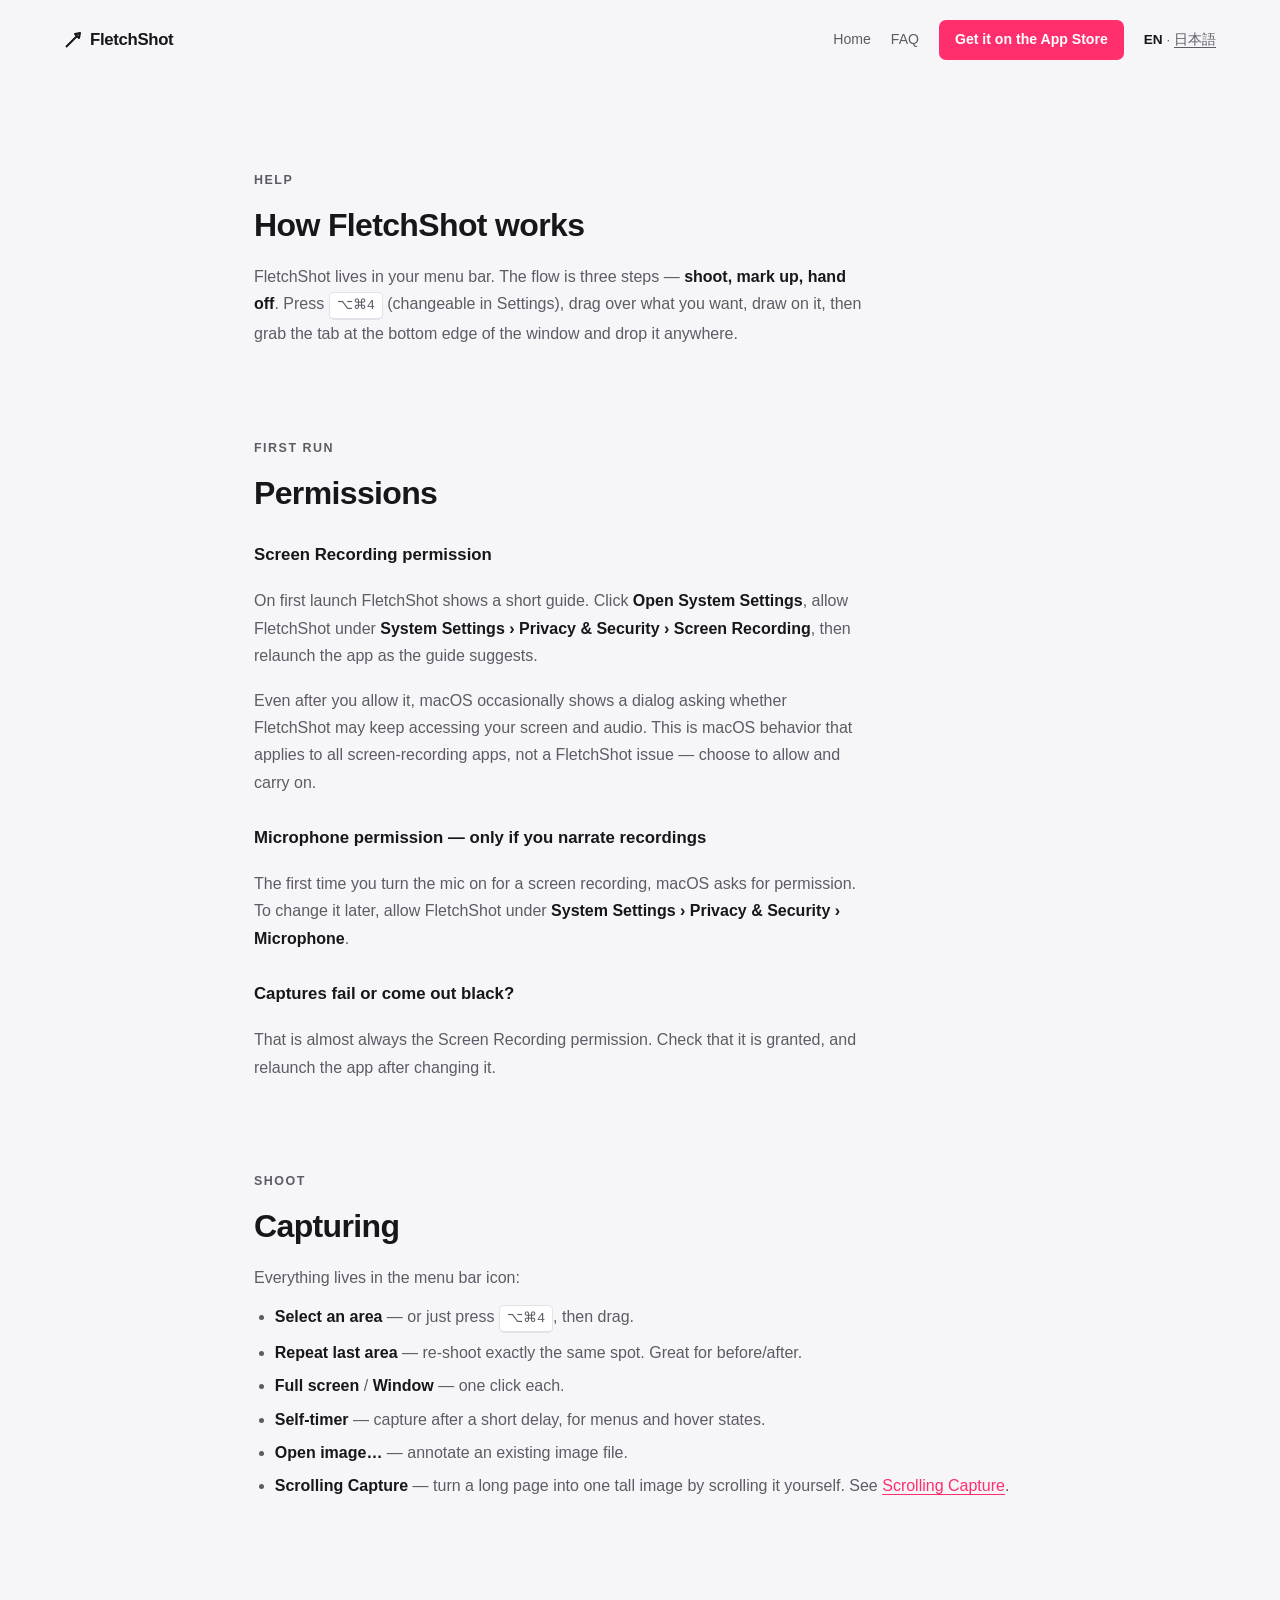
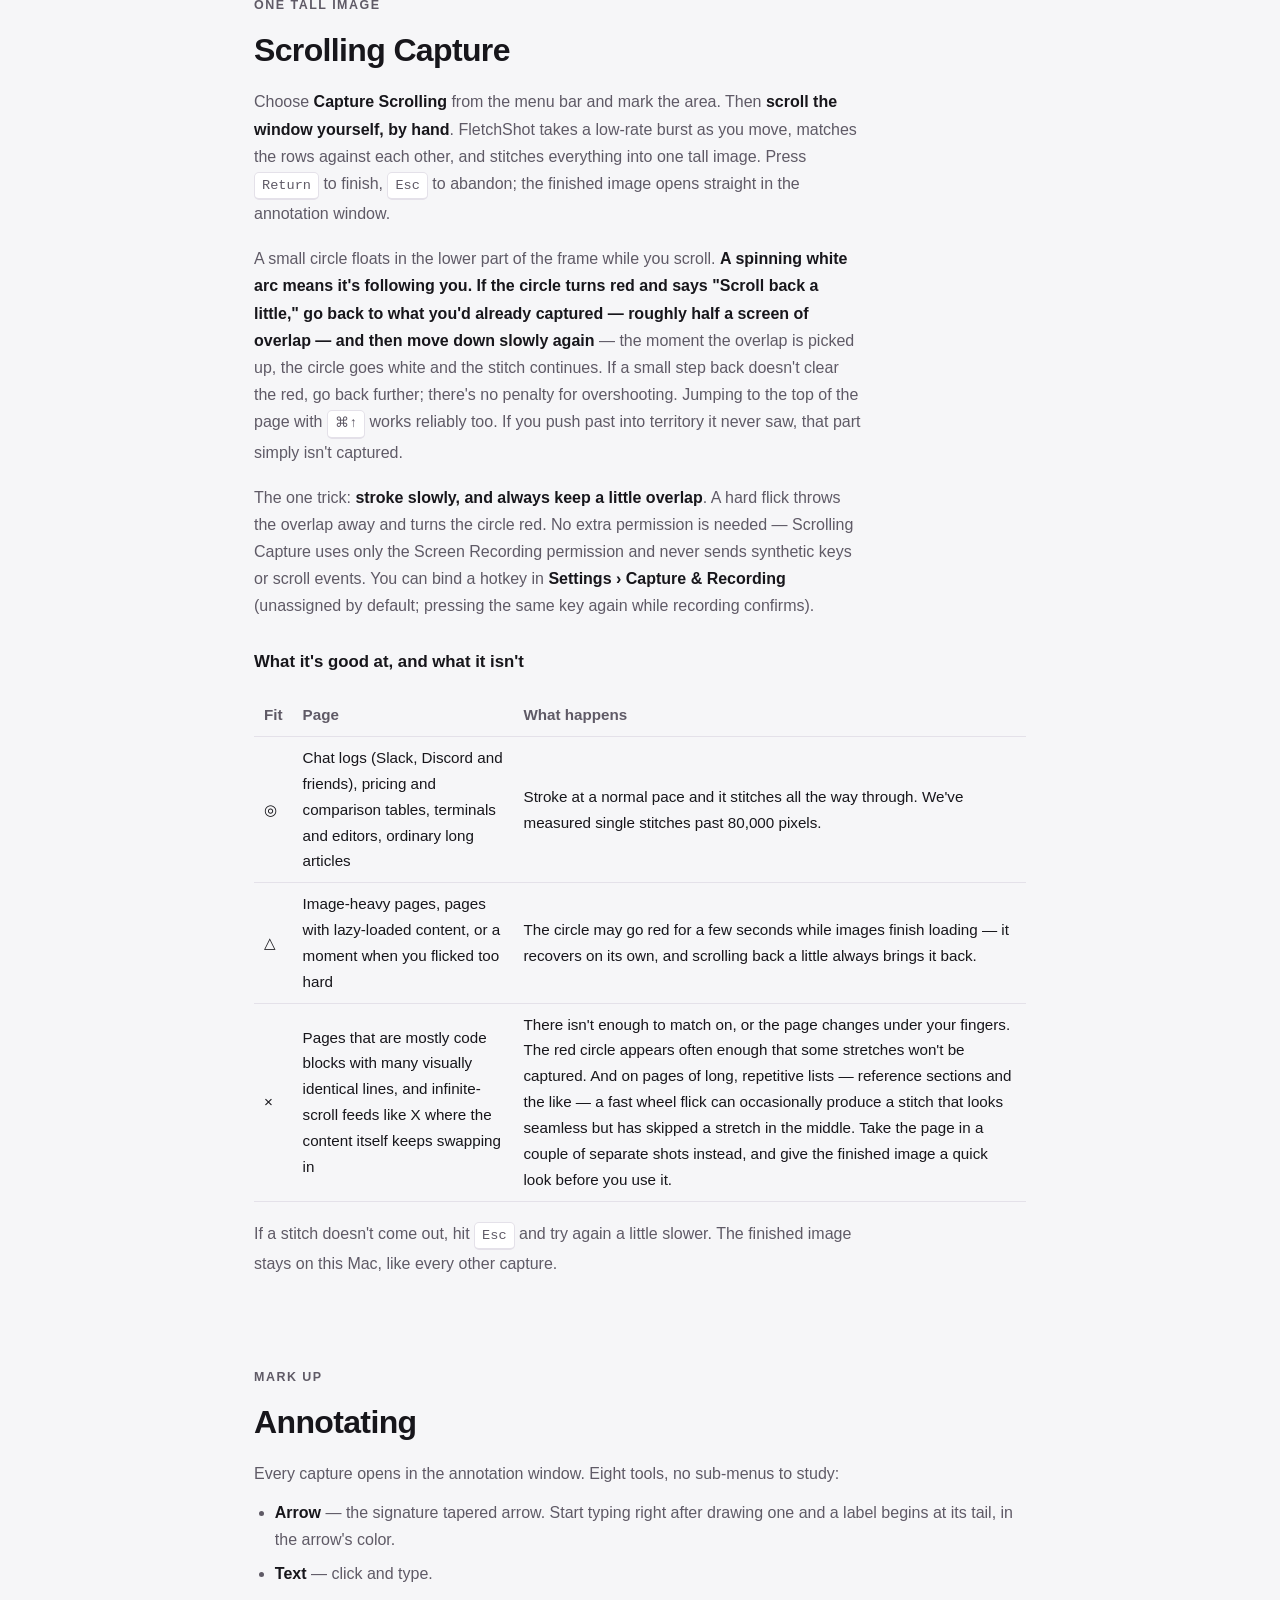
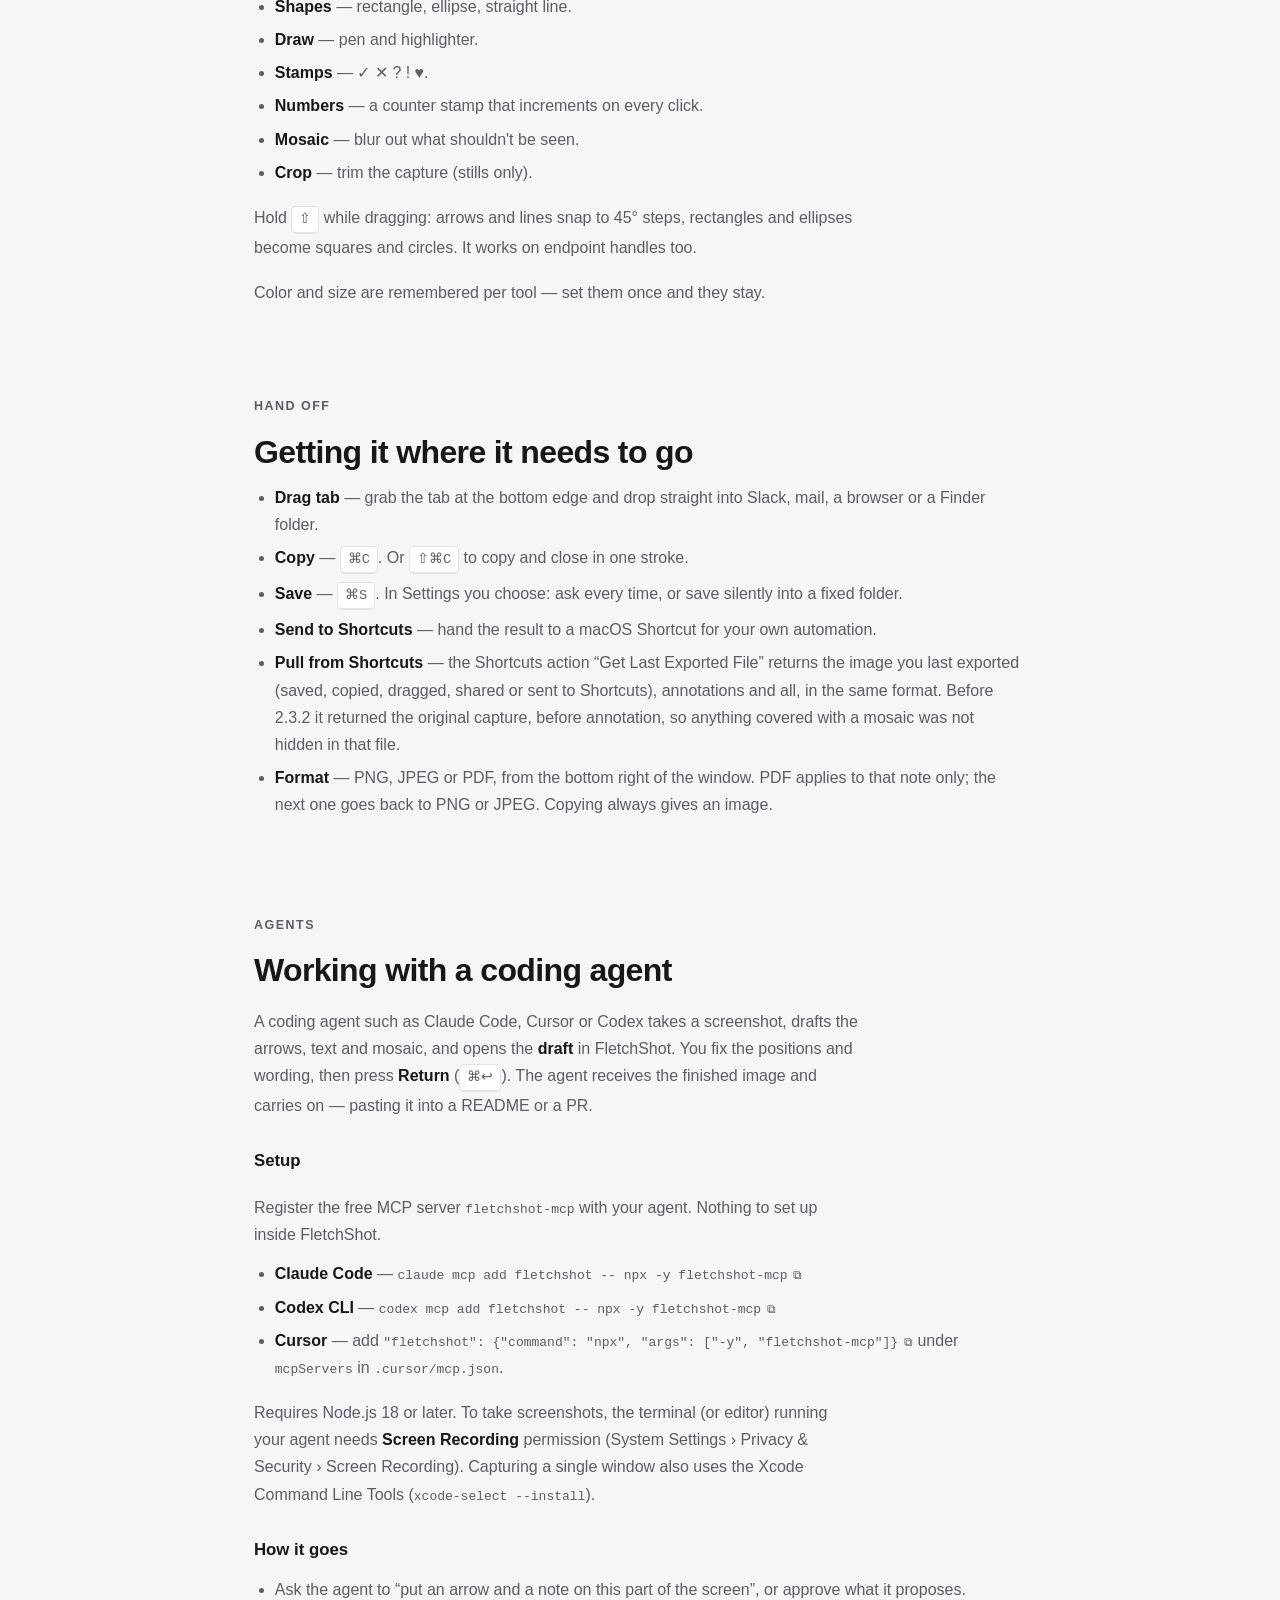
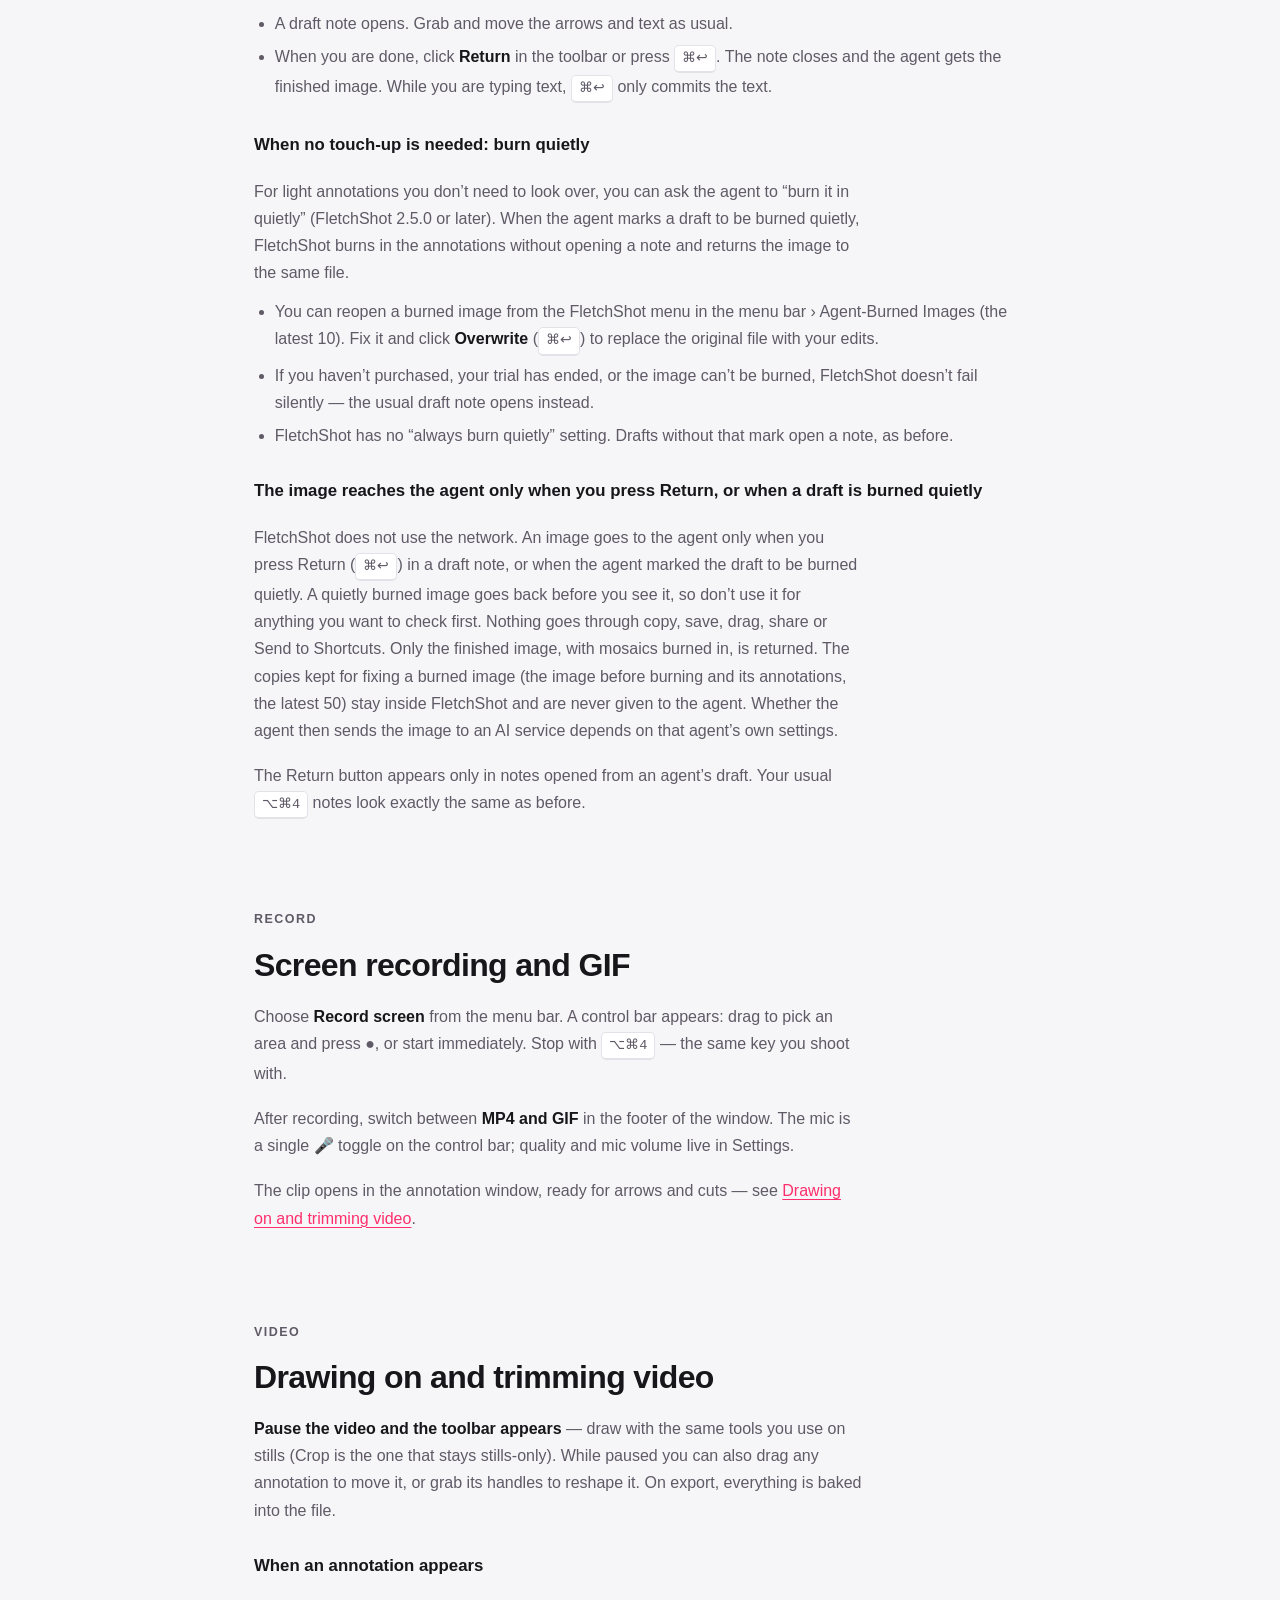
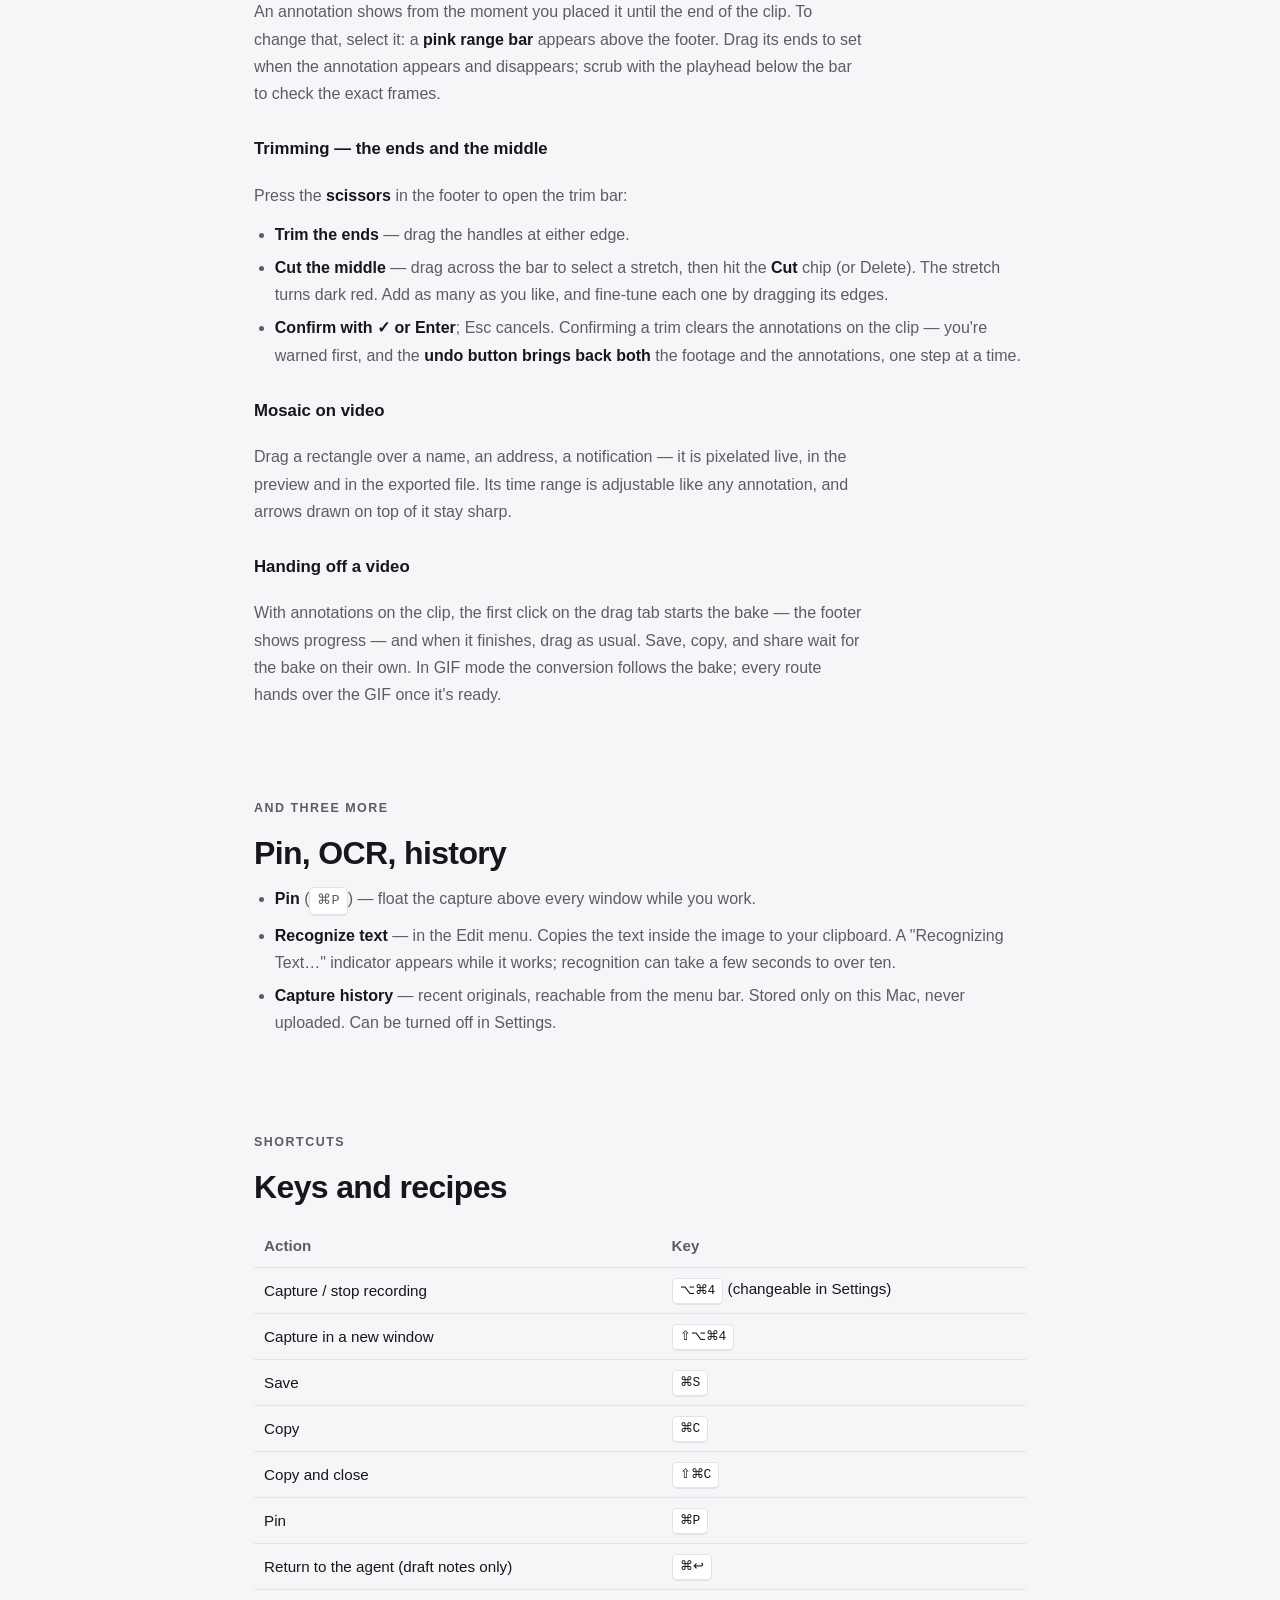
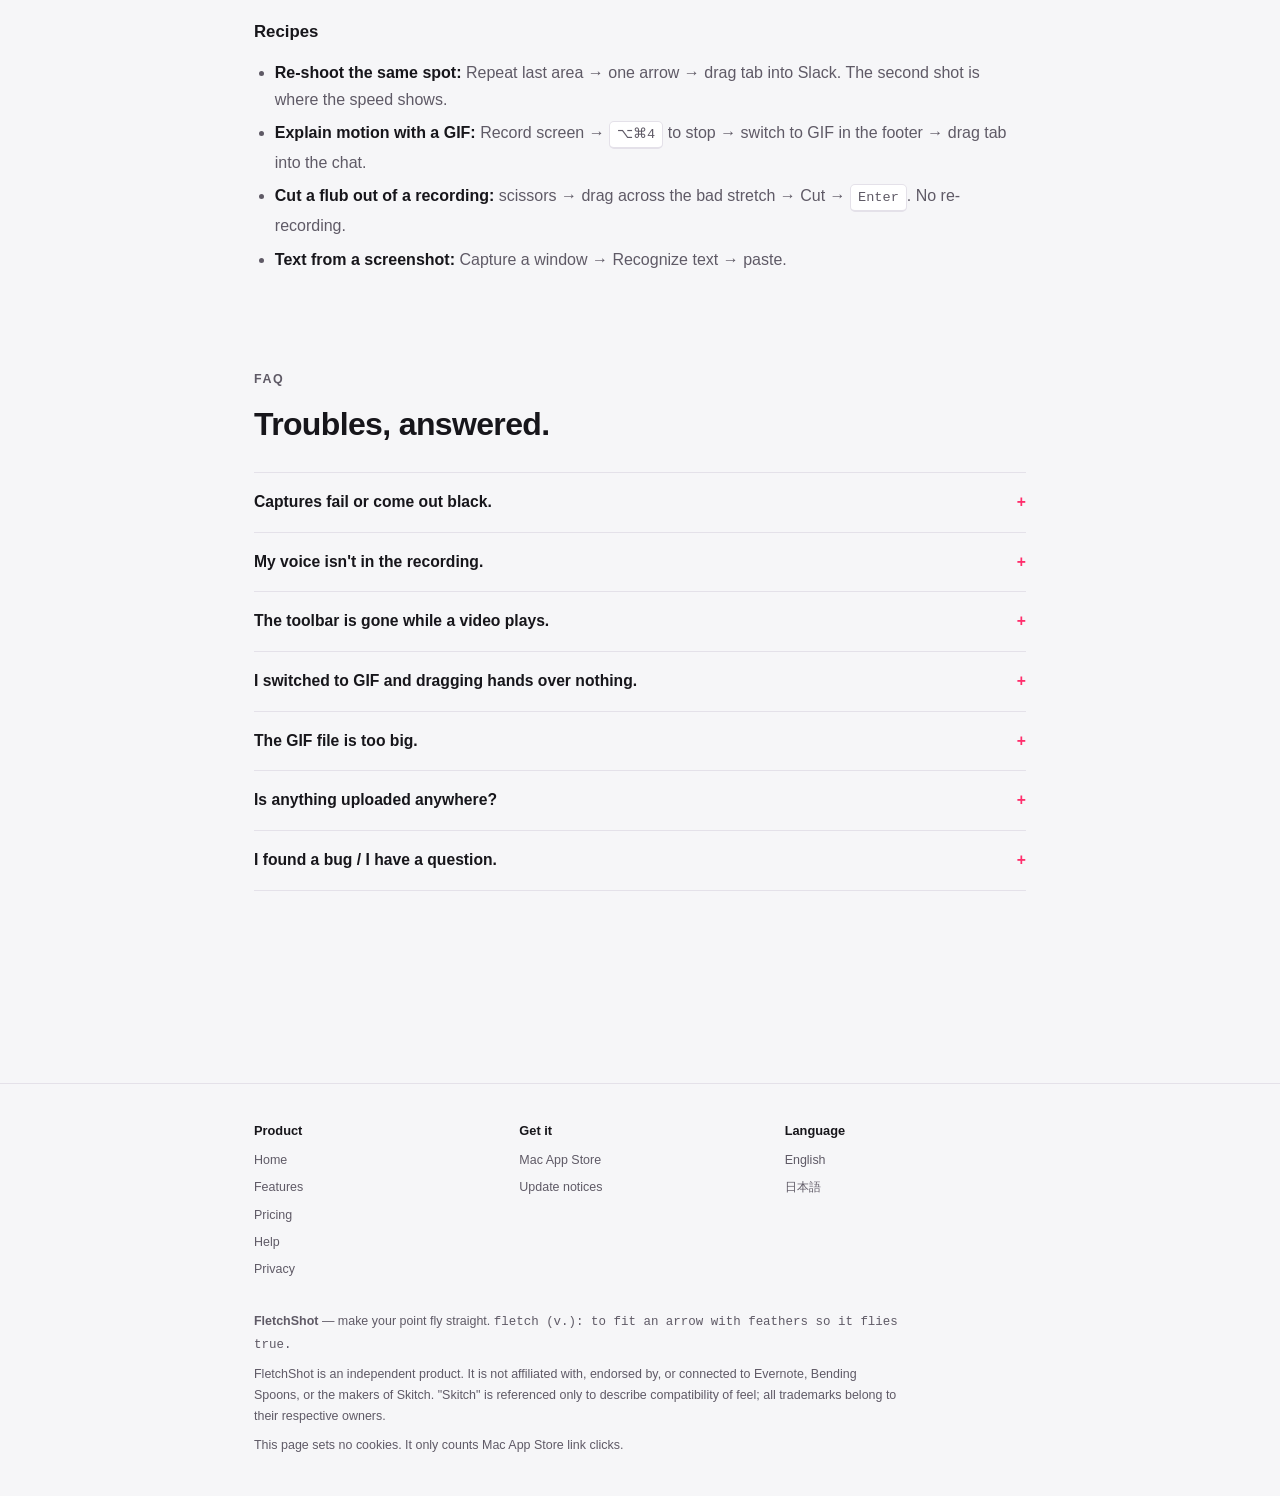
<file: help.html>
<!DOCTYPE html>
<html lang="en">
<head>
<meta charset="utf-8">
<meta name="viewport" content="width=device-width, initial-scale=1">
<title>FletchShot Help — How to use, permissions, FAQ</title>
<meta name="description" content="How to use FletchShot: capture, annotate, hand off, screen recording, video annotation and trimming, first-run permissions, keyboard shortcuts, and frequently asked questions.">
<link rel="alternate" hreflang="ja" href="help-ja.html">
<link rel="icon" href="favicon.ico" sizes="any">
<link rel="icon" href="icon-192.png" type="image/png">
<link rel="apple-touch-icon" href="apple-touch-icon.png">
<link rel="stylesheet" href="style.css">
</head>
<body>

<header class="site">
  <a class="wordmark" href="index.html">
    <svg width="18" height="18" viewBox="0 0 18 18" aria-hidden="true"><path d="M2 16 L13 5 L11 3 L16 2 L15 7 L13 5" fill="none" stroke="currentColor" stroke-width="2" stroke-linejoin="round"/></svg>
    FletchShot
  </a>
  <nav class="nav" aria-label="Site">
    <a class="navlink" href="index.html">Home</a>
    <a class="navlink" href="index.html#faq">FAQ</a>
    <a class="navcta storecta" data-store href="https://apps.apple.com/app/id6789836061">Get it on the App Store</a>
    <span class="lang" aria-label="Language"><strong>EN</strong> · <a href="help-ja.html">日本語</a></span>
  </nav>
</header>

<main>

<section>
  <div class="wrap prose">
    <p class="kicker">Help</p>
    <h2 class="head">How FletchShot works</h2>
    <p>FletchShot lives in your menu bar. The flow is three steps — <strong>shoot, mark up, hand off</strong>. Press <kbd>⌥⌘4</kbd> (changeable in Settings), drag over what you want, draw on it, then grab the tab at the bottom edge of the window and drop it anywhere.</p>
  </div>
</section>

<section id="setup">
  <div class="wrap prose">
    <p class="kicker">First run</p>
    <h2 class="head">Permissions</h2>
    <h3>Screen Recording permission</h3>
    <p>On first launch FletchShot shows a short guide. Click <strong>Open System Settings</strong>, allow FletchShot under <strong>System Settings › Privacy &amp; Security › Screen Recording</strong>, then relaunch the app as the guide suggests.</p>
    <p>Even after you allow it, macOS occasionally shows a dialog asking whether FletchShot may keep accessing your screen and audio. This is macOS behavior that applies to all screen-recording apps, not a FletchShot issue — choose to allow and carry on.</p>
    <h3>Microphone permission — only if you narrate recordings</h3>
    <p>The first time you turn the mic on for a screen recording, macOS asks for permission. To change it later, allow FletchShot under <strong>System Settings › Privacy &amp; Security › Microphone</strong>.</p>
    <h3>Captures fail or come out black?</h3>
    <p>That is almost always the Screen Recording permission. Check that it is granted, and relaunch the app after changing it.</p>
  </div>
</section>

<section id="capture">
  <div class="wrap prose">
    <p class="kicker">Shoot</p>
    <h2 class="head">Capturing</h2>
    <p>Everything lives in the menu bar icon:</p>
    <ul>
      <li><strong>Select an area</strong> — or just press <kbd>⌥⌘4</kbd>, then drag.</li>
      <li><strong>Repeat last area</strong> — re-shoot exactly the same spot. Great for before/after.</li>
      <li><strong>Full screen</strong> / <strong>Window</strong> — one click each.</li>
      <li><strong>Self-timer</strong> — capture after a short delay, for menus and hover states.</li>
      <li><strong>Open image…</strong> — annotate an existing image file.</li>
      <li><strong>Scrolling Capture</strong> — turn a long page into one tall image by scrolling it yourself. See <a href="#scroll">Scrolling Capture</a>.</li>
    </ul>
  </div>
</section>

<section id="scroll">
  <div class="wrap prose">
    <p class="kicker">One tall image</p>
    <h2 class="head">Scrolling Capture</h2>
    <p>Choose <strong>Capture Scrolling</strong> from the menu bar and mark the area. Then <strong>scroll the window yourself, by hand</strong>. FletchShot takes a low-rate burst as you move, matches the rows against each other, and stitches everything into one tall image. Press <kbd>Return</kbd> to finish, <kbd>Esc</kbd> to abandon; the finished image opens straight in the annotation window.</p>
    <p>A small circle floats in the lower part of the frame while you scroll. <strong>A spinning white arc means it's following you.</strong> <strong>If the circle turns red and says "Scroll back a little," go back to what you'd already captured — roughly half a screen of overlap — and then move down slowly again</strong> — the moment the overlap is picked up, the circle goes white and the stitch continues. If a small step back doesn't clear the red, go back further; there's no penalty for overshooting. Jumping to the top of the page with <kbd>⌘↑</kbd> works reliably too. If you push past into territory it never saw, that part simply isn't captured.</p>
    <p>The one trick: <strong>stroke slowly, and always keep a little overlap</strong>. A hard flick throws the overlap away and turns the circle red. No extra permission is needed — Scrolling Capture uses only the Screen Recording permission and never sends synthetic keys or scroll events. You can bind a hotkey in <strong>Settings › Capture &amp; Recording</strong> (unassigned by default; pressing the same key again while recording confirms).</p>
    <h3>What it's good at, and what it isn't</h3>
    <table class="helptable">
      <tr><th>Fit</th><th>Page</th><th>What happens</th></tr>
      <tr><td>◎</td><td>Chat logs (Slack, Discord and friends), pricing and comparison tables, terminals and editors, ordinary long articles</td><td>Stroke at a normal pace and it stitches all the way through. We've measured single stitches past 80,000 pixels.</td></tr>
      <tr><td>△</td><td>Image-heavy pages, pages with lazy-loaded content, or a moment when you flicked too hard</td><td>The circle may go red for a few seconds while images finish loading — it recovers on its own, and scrolling back a little always brings it back.</td></tr>
      <tr><td>×</td><td>Pages that are mostly code blocks with many visually identical lines, and infinite-scroll feeds like X where the content itself keeps swapping in</td><td>There isn't enough to match on, or the page changes under your fingers. The red circle appears often enough that some stretches won't be captured. And on pages of long, repetitive lists — reference sections and the like — a fast wheel flick can occasionally produce a stitch that looks seamless but has skipped a stretch in the middle. Take the page in a couple of separate shots instead, and give the finished image a quick look before you use it.</td></tr>
    </table>
    <p>If a stitch doesn't come out, hit <kbd>Esc</kbd> and try again a little slower. The finished image stays on this Mac, like every other capture.</p>
  </div>
</section>

<section id="annotate">
  <div class="wrap prose">
    <p class="kicker">Mark up</p>
    <h2 class="head">Annotating</h2>
    <p>Every capture opens in the annotation window. Eight tools, no sub-menus to study:</p>
    <ul>
      <li><strong>Arrow</strong> — the signature tapered arrow. Start typing right after drawing one and a label begins at its tail, in the arrow's color.</li>
      <li><strong>Text</strong> — click and type.</li>
      <li><strong>Shapes</strong> — rectangle, ellipse, straight line.</li>
      <li><strong>Draw</strong> — pen and highlighter.</li>
      <li><strong>Stamps</strong> — ✓ ✕ ? ! ♥.</li>
      <li><strong>Numbers</strong> — a counter stamp that increments on every click.</li>
      <li><strong>Mosaic</strong> — blur out what shouldn't be seen.</li>
      <li><strong>Crop</strong> — trim the capture (stills only).</li>
    </ul>
    <p>Hold <kbd>⇧</kbd> while dragging: arrows and lines snap to 45° steps, rectangles and ellipses become squares and circles. It works on endpoint handles too.</p>
    <p>Color and size are remembered per tool — set them once and they stay.</p>
  </div>
</section>

<section id="handoff">
  <div class="wrap prose">
    <p class="kicker">Hand off</p>
    <h2 class="head">Getting it where it needs to go</h2>
    <ul>
      <li><strong>Drag tab</strong> — grab the tab at the bottom edge and drop straight into Slack, mail, a browser or a Finder folder.</li>
      <li><strong>Copy</strong> — <kbd>⌘C</kbd>. Or <kbd>⇧⌘C</kbd> to copy and close in one stroke.</li>
      <li><strong>Save</strong> — <kbd>⌘S</kbd>. In Settings you choose: ask every time, or save silently into a fixed folder.</li>
      <li><strong>Send to Shortcuts</strong> — hand the result to a macOS Shortcut for your own automation.</li>
      <li><strong>Pull from Shortcuts</strong> — the Shortcuts action “Get Last Exported File” returns the image you last exported (saved, copied, dragged, shared or sent to Shortcuts), annotations and all, in the same format. Before 2.3.2 it returned the original capture, before annotation, so anything covered with a mosaic was not hidden in that file.</li>
      <li><strong>Format</strong> — PNG, JPEG or PDF, from the bottom right of the window. PDF applies to that note only; the next one goes back to PNG or JPEG. Copying always gives an image.</li>
    </ul>
  </div>
</section>

<section id="agent">
  <div class="wrap prose">
    <p class="kicker">Agents</p>
    <h2 class="head">Working with a coding agent</h2>
    <p>A coding agent such as Claude Code, Cursor or Codex takes a screenshot, drafts the arrows, text and mosaic, and opens the <strong>draft</strong> in FletchShot. You fix the positions and wording, then press <strong>Return</strong> (<kbd>⌘↩</kbd>). The agent receives the finished image and carries on — pasting it into a README or a PR.</p>
    <h3>Setup</h3>
    <p>Register the free MCP server <code>fletchshot-mcp</code> with your agent. Nothing to set up inside FletchShot.</p>
    <ul>
      <li><strong>Claude Code</strong> — <code class="copyable">claude mcp add fletchshot -- npx -y fletchshot-mcp</code></li>
      <li><strong>Codex CLI</strong> — <code class="copyable">codex mcp add fletchshot -- npx -y fletchshot-mcp</code></li>
      <li><strong>Cursor</strong> — add <code class="copyable">"fletchshot": {"command": "npx", "args": ["-y", "fletchshot-mcp"]}</code> under <code>mcpServers</code> in <code>.cursor/mcp.json</code>.</li>
    </ul>
    <p>Requires Node.js 18 or later. To take screenshots, the terminal (or editor) running your agent needs <strong>Screen Recording</strong> permission (System Settings › Privacy &amp; Security › Screen Recording). Capturing a single window also uses the Xcode Command Line Tools (<code>xcode-select --install</code>).</p>
    <h3>How it goes</h3>
    <ul>
      <li>Ask the agent to “put an arrow and a note on this part of the screen”, or approve what it proposes.</li>
      <li>A draft note opens. Grab and move the arrows and text as usual.</li>
      <li>When you are done, click <strong>Return</strong> in the toolbar or press <kbd>⌘↩</kbd>. The note closes and the agent gets the finished image. While you are typing text, <kbd>⌘↩</kbd> only commits the text.</li>
    </ul>
    <h3>When no touch-up is needed: burn quietly</h3>
    <p>For light annotations you don’t need to look over, you can ask the agent to “burn it in quietly” (FletchShot 2.5.0 or later). When the agent marks a draft to be burned quietly, FletchShot burns in the annotations without opening a note and returns the image to the same file.</p>
    <ul>
      <li>You can reopen a burned image from the FletchShot menu in the menu bar › Agent-Burned Images (the latest 10). Fix it and click <strong>Overwrite</strong> (<kbd>⌘↩</kbd>) to replace the original file with your edits.</li>
      <li>If you haven’t purchased, your trial has ended, or the image can’t be burned, FletchShot doesn’t fail silently — the usual draft note opens instead.</li>
      <li>FletchShot has no “always burn quietly” setting. Drafts without that mark open a note, as before.</li>
    </ul>
    <h3>The image reaches the agent only when you press Return, or when a draft is burned quietly</h3>
    <p>FletchShot does not use the network. An image goes to the agent only when you press Return (<kbd>⌘↩</kbd>) in a draft note, or when the agent marked the draft to be burned quietly. A quietly burned image goes back before you see it, so don’t use it for anything you want to check first. Nothing goes through copy, save, drag, share or Send to Shortcuts. Only the finished image, with mosaics burned in, is returned. The copies kept for fixing a burned image (the image before burning and its annotations, the latest 50) stay inside FletchShot and are never given to the agent. Whether the agent then sends the image to an AI service depends on that agent’s own settings.</p>
    <p>The Return button appears only in notes opened from an agent’s draft. Your usual <kbd>⌥⌘4</kbd> notes look exactly the same as before.</p>
  </div>
</section>

<section id="record">
  <div class="wrap prose">
    <p class="kicker">Record</p>
    <h2 class="head">Screen recording and GIF</h2>
    <p>Choose <strong>Record screen</strong> from the menu bar. A control bar appears: drag to pick an area and press ●, or start immediately. Stop with <kbd>⌥⌘4</kbd> — the same key you shoot with.</p>
    <p>After recording, switch between <strong>MP4 and GIF</strong> in the footer of the window. The mic is a single 🎤 toggle on the control bar; quality and mic volume live in Settings.</p>
    <p>The clip opens in the annotation window, ready for arrows and cuts — see <a href="#video">Drawing on and trimming video</a>.</p>
  </div>
</section>

<section id="video">
  <div class="wrap prose">
    <p class="kicker">Video</p>
    <h2 class="head">Drawing on and trimming video</h2>
    <p><strong>Pause the video and the toolbar appears</strong> — draw with the same tools you use on stills (Crop is the one that stays stills-only). While paused you can also drag any annotation to move it, or grab its handles to reshape it. On export, everything is baked into the file.</p>
    <h3>When an annotation appears</h3>
    <p>An annotation shows from the moment you placed it until the end of the clip. To change that, select it: a <strong>pink range bar</strong> appears above the footer. Drag its ends to set when the annotation appears and disappears; scrub with the playhead below the bar to check the exact frames.</p>
    <h3>Trimming — the ends and the middle</h3>
    <p>Press the <strong>scissors</strong> in the footer to open the trim bar:</p>
    <ul>
      <li><strong>Trim the ends</strong> — drag the handles at either edge.</li>
      <li><strong>Cut the middle</strong> — drag across the bar to select a stretch, then hit the <strong>Cut</strong> chip (or Delete). The stretch turns dark red. Add as many as you like, and fine-tune each one by dragging its edges.</li>
      <li><strong>Confirm with ✓ or Enter</strong>; Esc cancels. Confirming a trim clears the annotations on the clip — you're warned first, and the <strong>undo button brings back both</strong> the footage and the annotations, one step at a time.</li>
    </ul>
    <h3>Mosaic on video</h3>
    <p>Drag a rectangle over a name, an address, a notification — it is pixelated live, in the preview and in the exported file. Its time range is adjustable like any annotation, and arrows drawn on top of it stay sharp.</p>
    <h3>Handing off a video</h3>
    <p>With annotations on the clip, the first click on the drag tab starts the bake — the footer shows progress — and when it finishes, drag as usual. Save, copy, and share wait for the bake on their own. In GIF mode the conversion follows the bake; every route hands over the GIF once it's ready.</p>
  </div>
</section>

<section id="more">
  <div class="wrap prose">
    <p class="kicker">And three more</p>
    <h2 class="head">Pin, OCR, history</h2>
    <ul>
      <li><strong>Pin</strong> (<kbd>⌘P</kbd>) — float the capture above every window while you work.</li>
      <li><strong>Recognize text</strong> — in the Edit menu. Copies the text inside the image to your clipboard. A "Recognizing Text…" indicator appears while it works; recognition can take a few seconds to over ten.</li>
      <li><strong>Capture history</strong> — recent originals, reachable from the menu bar. Stored only on this Mac, never uploaded. Can be turned off in Settings.</li>
    </ul>
  </div>
</section>

<section id="shortcuts">
  <div class="wrap prose">
    <p class="kicker">Shortcuts</p>
    <h2 class="head">Keys and recipes</h2>
    <table class="helptable">
      <tr><th>Action</th><th>Key</th></tr>
      <tr><td>Capture / stop recording</td><td><kbd>⌥⌘4</kbd> (changeable in Settings)</td></tr>
      <tr><td>Capture in a new window</td><td><kbd>⇧⌥⌘4</kbd></td></tr>
      <tr><td>Save</td><td><kbd>⌘S</kbd></td></tr>
      <tr><td>Copy</td><td><kbd>⌘C</kbd></td></tr>
      <tr><td>Copy and close</td><td><kbd>⇧⌘C</kbd></td></tr>
      <tr><td>Pin</td><td><kbd>⌘P</kbd></td></tr>
      <tr><td>Return to the agent (draft notes only)</td><td><kbd>⌘↩</kbd></td></tr>
    </table>
    <h3>Recipes</h3>
    <ul>
      <li><strong>Re-shoot the same spot:</strong> Repeat last area → one arrow → drag tab into Slack. The second shot is where the speed shows.</li>
      <li><strong>Explain motion with a GIF:</strong> Record screen → <kbd>⌥⌘4</kbd> to stop → switch to GIF in the footer → drag tab into the chat.</li>
      <li><strong>Cut a flub out of a recording:</strong> scissors → drag across the bad stretch → Cut → <kbd>Enter</kbd>. No re-recording.</li>
      <li><strong>Text from a screenshot:</strong> Capture a window → Recognize text → paste.</li>
    </ul>
  </div>
</section>

<section id="faq">
  <div class="wrap">
    <p class="kicker">FAQ</p>
    <h2 class="head">Troubles, answered.</h2>
    <div class="faq">
      <details>
        <summary>Captures fail or come out black.</summary>
        <p>Almost always the Screen Recording permission. See <a href="#setup">Permissions</a> — grant it, then relaunch the app.</p>
      </details>
      <details>
        <summary>My voice isn't in the recording.</summary>
        <p>Two switches: the 🎤 toggle on the recording bar must be on, and FletchShot must be allowed under System Settings › Privacy &amp; Security › Microphone.</p>
      </details>
      <details>
        <summary>The toolbar is gone while a video plays.</summary>
        <p>By design — tools show while the video is <strong>paused</strong>. Press Space or the pause button, then draw.</p>
      </details>
      <details>
        <summary>I switched to GIF and dragging hands over nothing.</summary>
        <p>The clip is still being baked and converted — the footer shows the progress. Once it finishes, the drag tab hands over the finished GIF. Save and copy simply wait for it on their own.</p>
      </details>
      <details>
        <summary>The GIF file is too big.</summary>
        <p>Lower the recording quality in Settings — the smallest setting trades detail for size. Shorter clips also help a lot.</p>
      </details>
      <details>
        <summary>Is anything uploaded anywhere?</summary>
        <p>No. Captures, recordings and history stay on this Mac. There is no account, no cloud, and the app makes no network calls with your content.</p>
      </details>
      <details>
        <summary>I found a bug / I have a question.</summary>
        <p>Write to <a href="mailto:support@fletchshot.app">support@fletchshot.app</a>. A human reads it.</p>
      </details>
    </div>
  </div>
</section>

</main>

<footer class="site">
  <div class="wrap">
    <div class="cols">
      <div>
        <h4>Product</h4>
        <a href="index.html">Home</a>
        <a href="index.html#features">Features</a>
        <a href="index.html#pricing">Pricing</a>
        <a href="help.html">Help</a>
        <a href="privacy.html">Privacy</a>
      </div>
      <div>
        <h4>Get it</h4>
        <a data-store href="https://apps.apple.com/app/id6789836061">Mac App Store</a>
        <a href="index.html#faq">Update notices</a>
      </div>
      <div>
        <h4>Language</h4>
        <a href="help.html">English</a>
        <a href="help-ja.html">日本語</a>
      </div>
    </div>
    <p><strong>FletchShot</strong> — make your point fly straight. <span class="mono">fletch (v.): to fit an arrow with feathers so it flies true.</span></p>
    <p>FletchShot is an independent product. It is not affiliated with, endorsed by, or connected to Evernote, Bending Spoons, or the makers of Skitch. "Skitch" is referenced only to describe compatibility of feel; all trademarks belong to their respective owners.</p>
    <p>This page sets no cookies. It only counts Mac App Store link clicks.</p>
  </div>
</footer>

<script src="lp.js"></script>
</body>
</html>
</file>
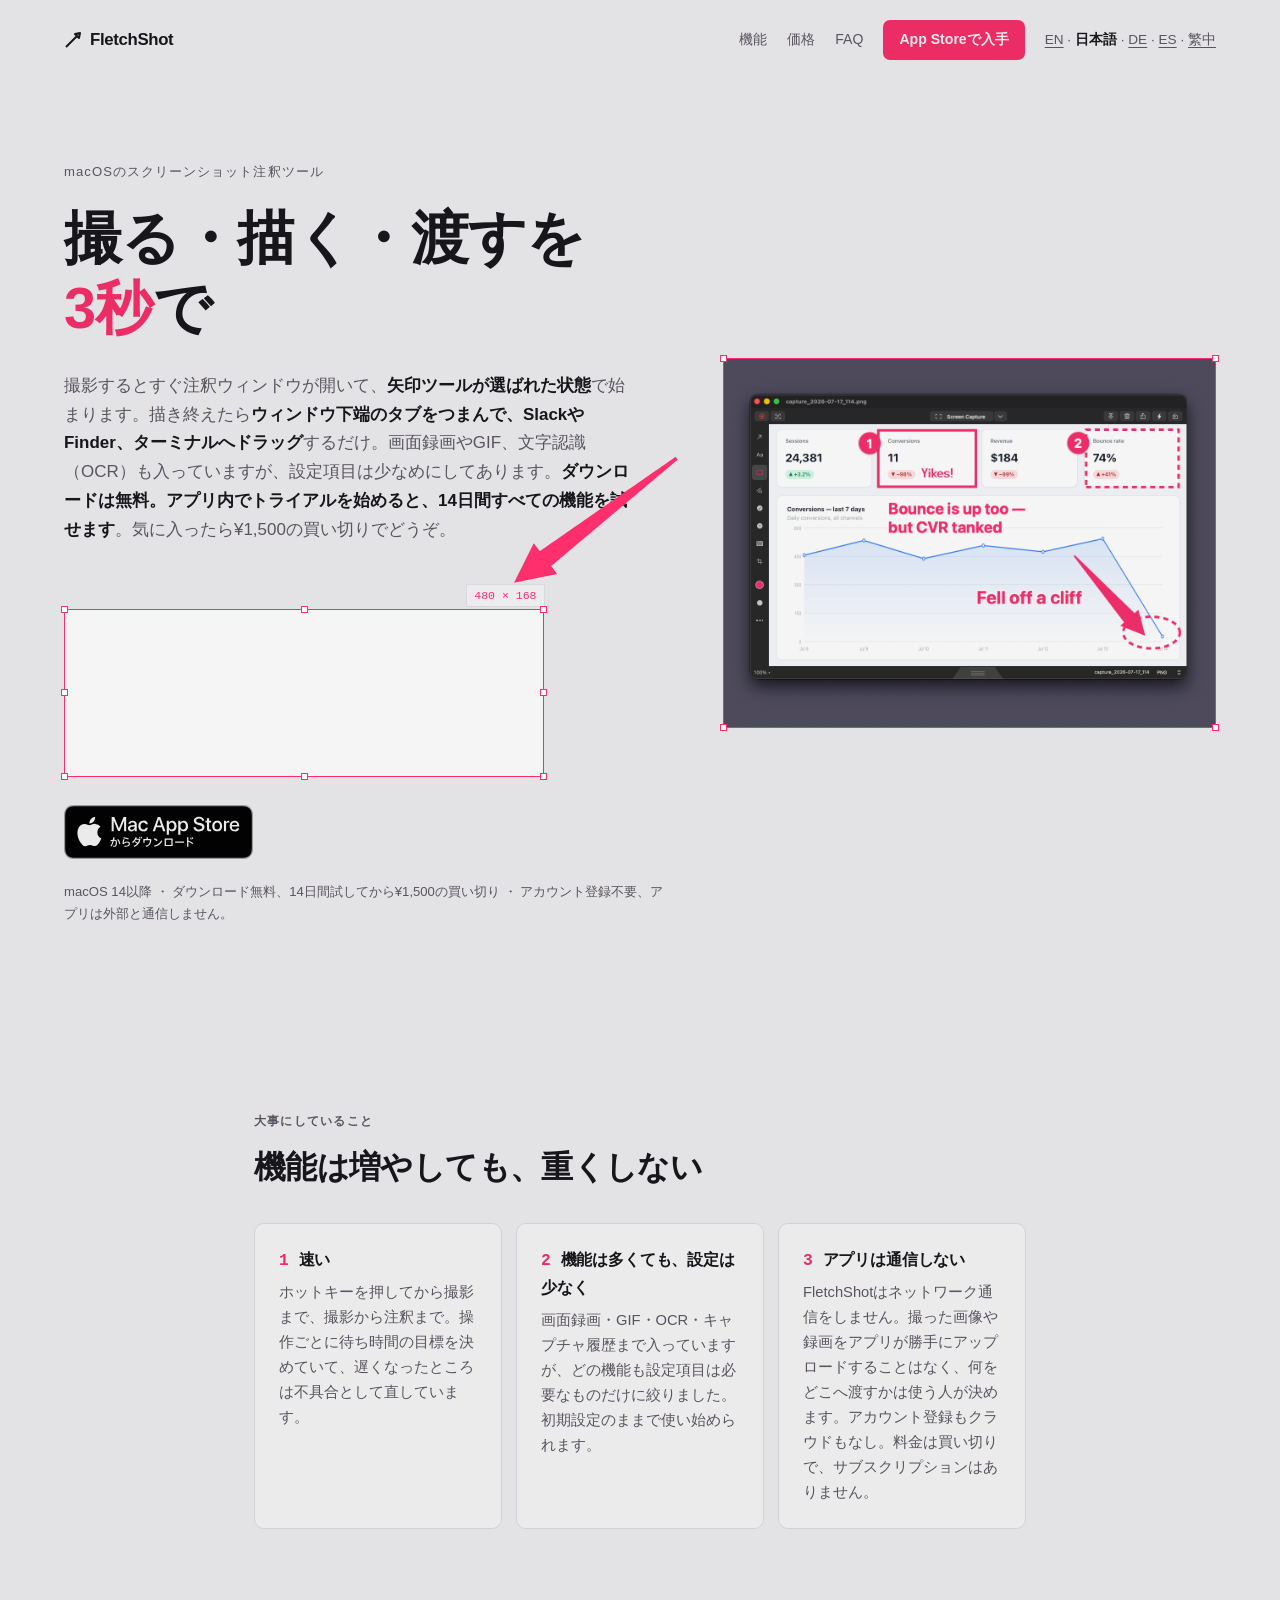
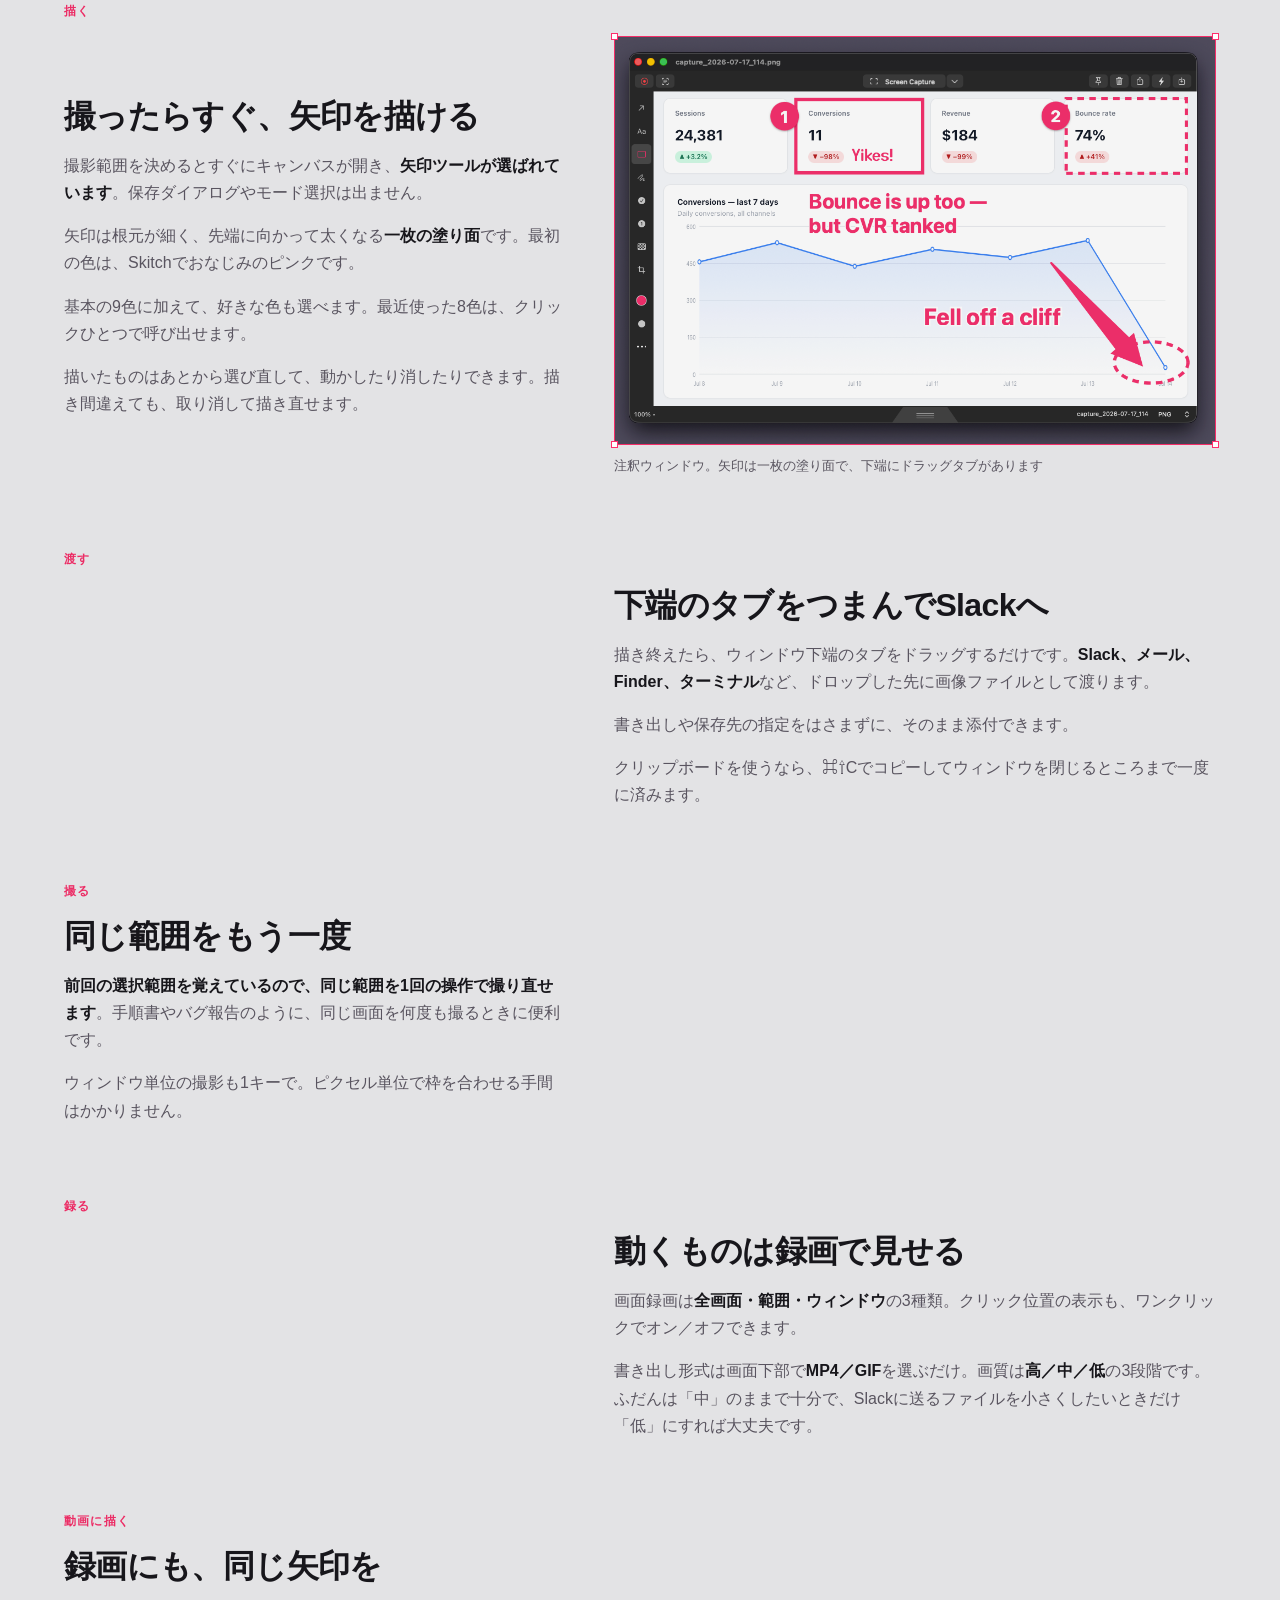
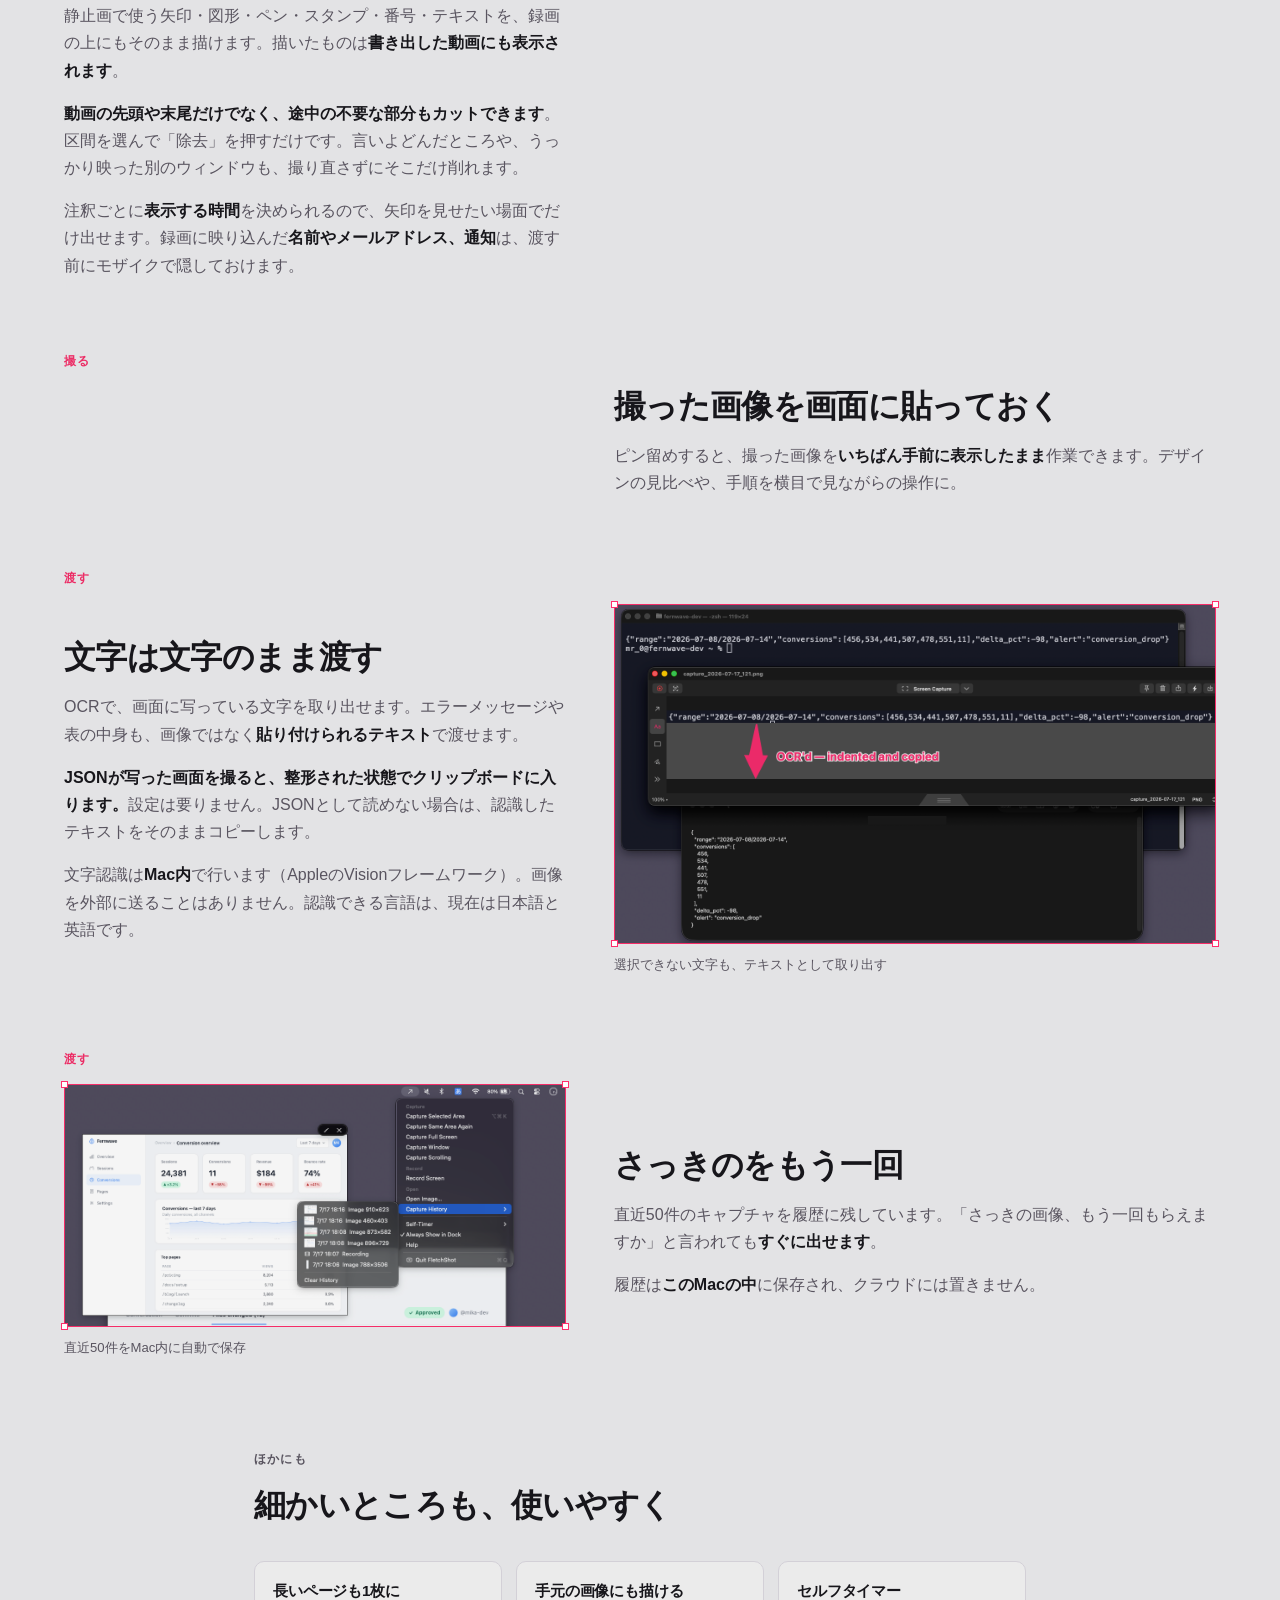
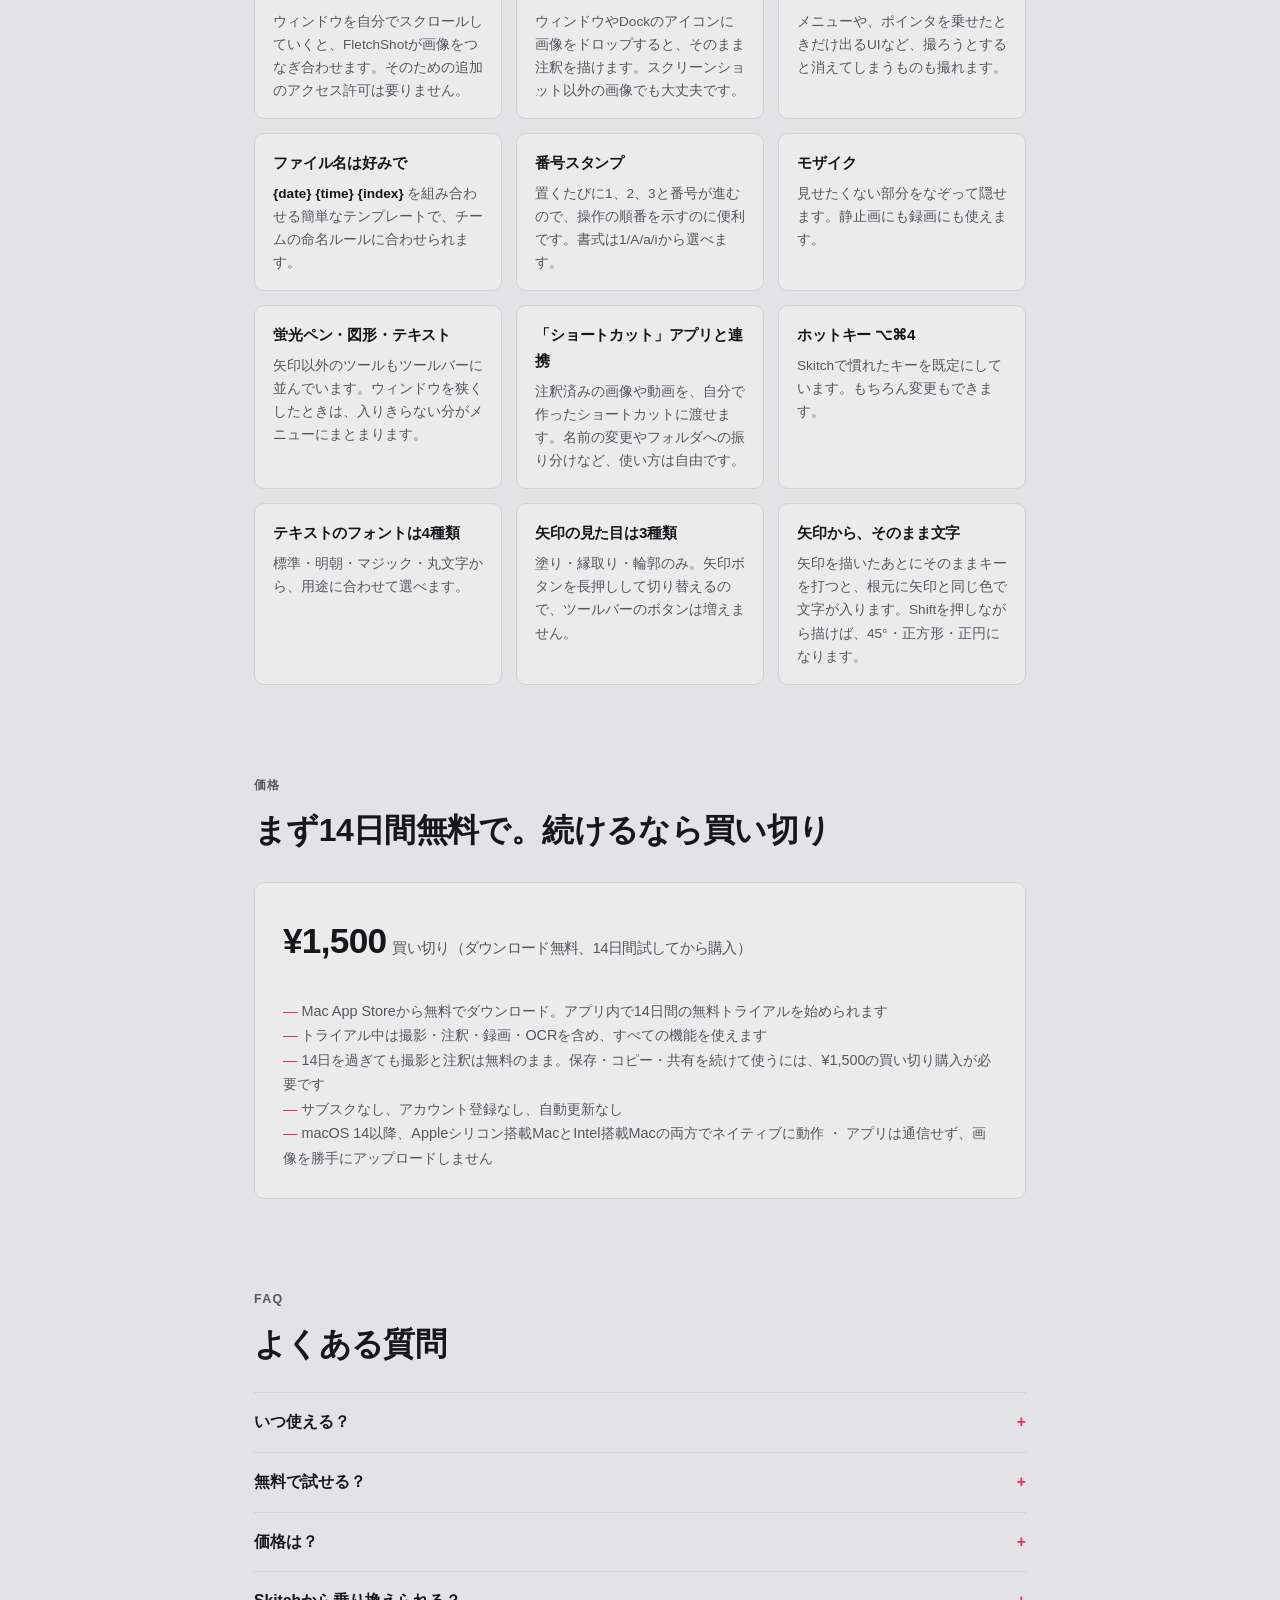
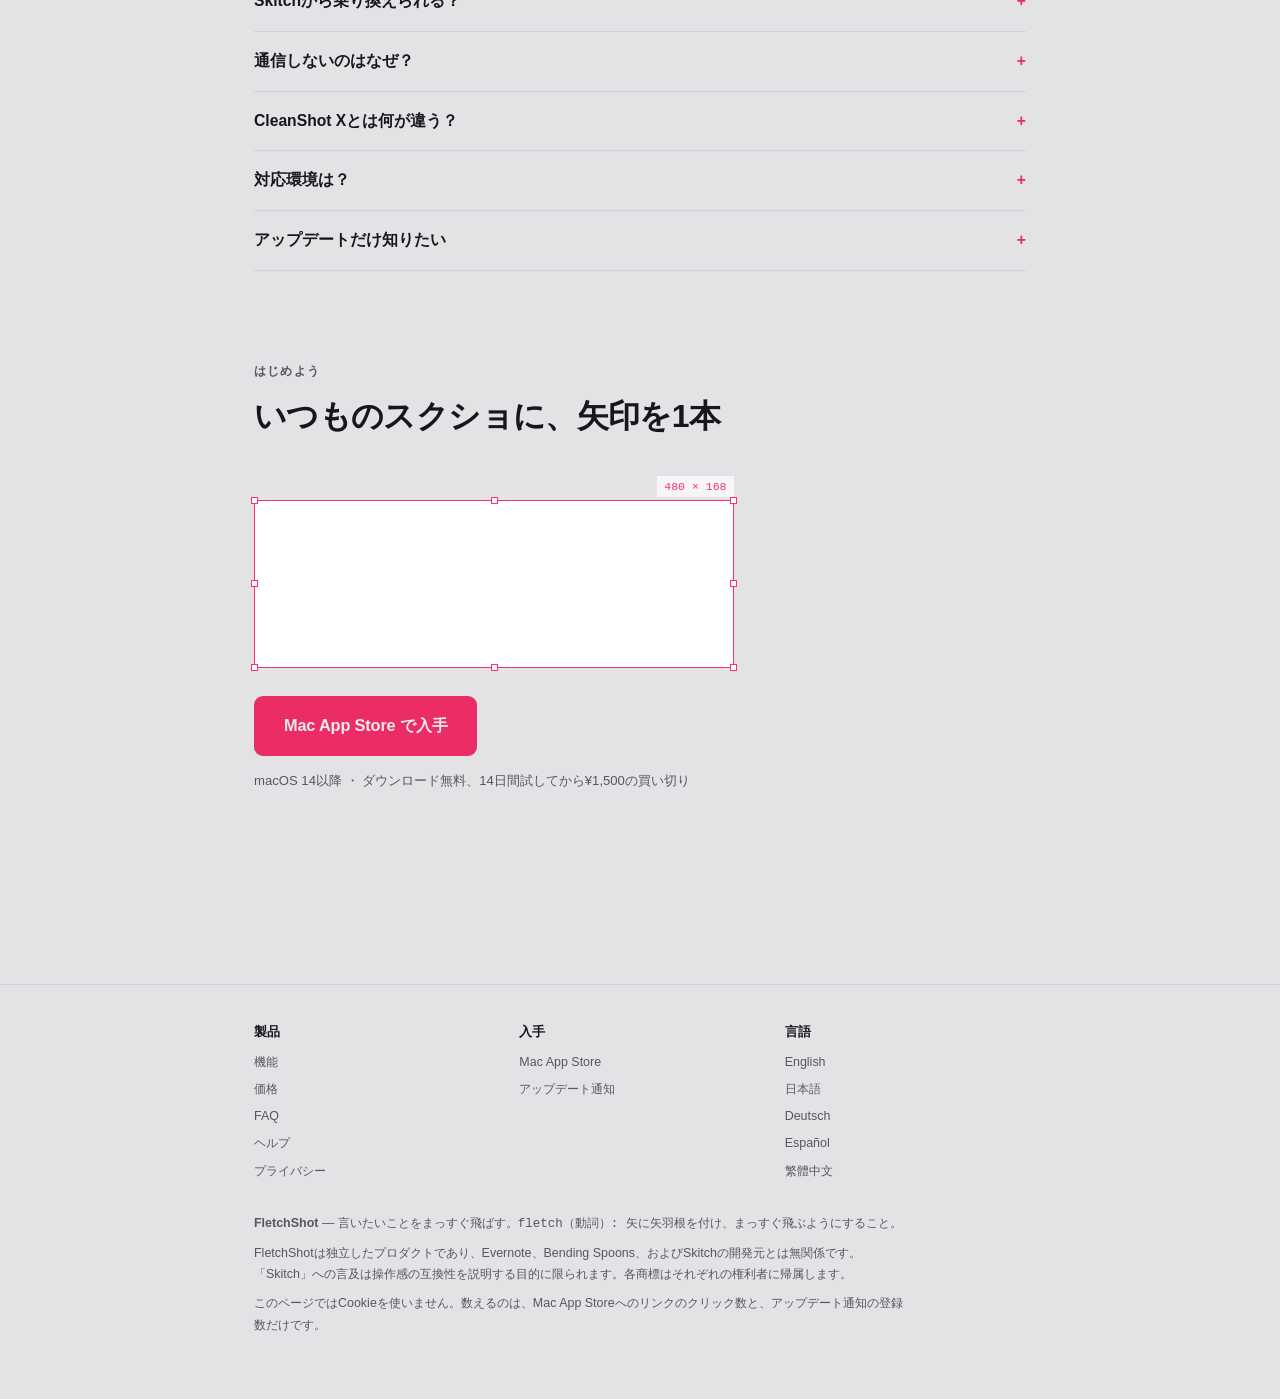
<file: ja.html>
<!DOCTYPE html>
<html lang="ja">
<head>
<meta charset="utf-8">
<meta name="viewport" content="width=device-width, initial-scale=1">
<title>FletchShot｜Macのスクショに矢印を、3秒で</title>
<meta name="description" content="Macのスクリーンショットに矢印や文字を書き込んで、そのまま渡せるアプリです。Skitchの操作感を受け継ぎ、画面録画・GIF・文字認識（OCR）・キャプチャ履歴にも対応。ダウンロードは無料で14日間試せて、続けるなら¥1,500の買い切り。サブスクはありません。">
<meta property="og:title" content="FletchShot｜Macのスクショに矢印を、3秒で">
<meta property="og:description" content="撮ったらすぐ矢印を描いて、下端のタブからSlackへドラッグ。録画にも同じ矢印を描けます。ダウンロード無料、14日間試してから¥1,500の買い切り。Mac App Storeで配信中です。">
<meta property="og:type" content="website">
<link rel="canonical" href="https://fletchshot.app/ja.html">
<link rel="alternate" hreflang="en" href="https://fletchshot.app/">
<link rel="alternate" hreflang="ja" href="https://fletchshot.app/ja.html">
<link rel="alternate" hreflang="de" href="https://fletchshot.app/de.html">
<link rel="alternate" hreflang="es" href="https://fletchshot.app/es.html">
<link rel="alternate" hreflang="zh-Hant" href="https://fletchshot.app/zh-tw.html">
<link rel="alternate" hreflang="x-default" href="https://fletchshot.app/">
<link rel="icon" href="favicon.ico" sizes="any">
<link rel="icon" href="icon-192.png" type="image/png">
<link rel="apple-touch-icon" href="apple-touch-icon.png">
<link rel="stylesheet" href="style.css">
</head>
<body>

<header class="site">
  <a class="wordmark" href="#">
    <svg width="18" height="18" viewBox="0 0 18 18" aria-hidden="true"><path d="M2 16 L13 5 L11 3 L16 2 L15 7 L13 5" fill="none" stroke="currentColor" stroke-width="2" stroke-linejoin="round"/></svg>
    FletchShot
  </a>
  <nav class="nav" aria-label="サイト内">
    <a class="navlink" href="#features">機能</a>
    <a class="navlink" href="#pricing">価格</a>
    <a class="navlink" href="#faq">FAQ</a>
    <a class="navcta storecta" data-store href="https://apps.apple.com/app/id6789836061">App Storeで入手</a>
    <span class="lang" aria-label="言語"><a href="index.html">EN</a> · <strong>日本語</strong> · <a href="de.html">DE</a> · <a href="es.html">ES</a> · <a href="zh-tw.html">繁中</a></span>
  </nav>
</header>

<!-- 更新バナーの置き場所。点灯する版のときだけ div.updatebanner を置く（CSSは style.css に常設）。
     直近の点灯: v2.1 継ぎ撮り（2026-08-27 点灯 → 2026-09-10 撤去。三井裁定=公開から2週間で消す） -->

<main>
  <div class="hero">
    <canvas id="arrowCanvas" aria-hidden="true"></canvas>
    <div class="wrap-wide hero-grid">
      <div class="hero-copy">
        <p class="eyebrow">macOSのスクリーンショット注釈ツール</p>
        <h1>撮る・描く・渡すを<br><span class="accent">3秒</span>で</h1>
        <p class="sub" id="arrowFrom">撮影するとすぐ注釈ウィンドウが開いて、<strong>矢印ツールが選ばれた状態</strong>で始まります。描き終えたら<strong>ウィンドウ下端のタブをつまんで、SlackやFinder、ターミナルへドラッグ</strong>するだけ。画面録画やGIF、文字認識（OCR）も入っていますが、設定項目は少なめにしてあります。<strong>ダウンロードは無料。アプリ内でトライアルを始めると、14日間すべての機能を試せます</strong>。気に入ったら¥1,500の買い切りでどうぞ。</p>

        <div class="capture-decor" aria-hidden="true">
          <span class="handle" style="top:-4px;left:-4px"></span>
          <span class="handle" style="top:-4px;left:calc(50% - 3.5px)"></span>
          <span class="handle" style="top:-4px;right:-4px"></span>
          <span class="handle" style="top:calc(50% - 3.5px);left:-4px"></span>
          <span class="handle" style="top:calc(50% - 3.5px);right:-4px"></span>
          <span class="handle" style="bottom:-4px;left:-4px"></span>
          <span class="handle" style="bottom:-4px;left:calc(50% - 3.5px)"></span>
          <span class="handle" style="bottom:-4px;right:-4px"></span>
          <span class="readout mono" aria-hidden="true">480 × 200</span>
        </div>

        <div class="cta-block" id="get">
          <a class="storecta badge" data-store href="https://apps.apple.com/app/id6789836061" aria-label="FletchShot を Mac App Store で入手">
            <img src="badges/mac-app-store-badge-ja.svg" alt="Mac App Storeでダウンロード" width="189" height="54">
          </a>
          <p class="ctanote">macOS 14以降 ・ ダウンロード無料、14日間試してから¥1,500の買い切り ・ アカウント登録不要、アプリは外部と通信しません。</p>
        </div>
      </div>
      <div class="hero-shot">
        <figure class="media" data-media>
          <div class="frame">
            <span class="handle" style="top:-4px;left:-4px"></span>
            <span class="handle" style="top:-4px;right:-4px"></span>
            <span class="handle" style="bottom:-4px;left:-4px"></span>
            <span class="handle" style="bottom:-4px;right:-4px"></span>
            <video src="media/hero-loop.mp4" poster="media/hero-window.png" data-fallback="media/hero-window.png" autoplay muted loop playsinline preload="metadata" aria-label="FletchShotのループデモ。撮影、ピンクのテーパー矢印、下端のドラッグタブ"></video>
          </div>
        </figure>
      </div>
    </div>
  </div>

  <section id="demo">
    <div class="wrap-wide">
      <p class="kicker">実物</p>
      <h2 class="head">3秒って、このくらいです</h2>
      <figure class="media" data-media>
        <div class="frame">
          <span class="handle" style="top:-4px;left:-4px"></span>
          <span class="handle" style="top:-4px;right:-4px"></span>
          <span class="handle" style="bottom:-4px;left:-4px"></span>
          <span class="handle" style="bottom:-4px;right:-4px"></span>
          <video src="media/demo-full.mp4" poster="media/demo-full-poster.png" autoplay muted loop playsinline preload="metadata" aria-label="ホットキーから撮影・矢印注釈・ドラッグタブで渡すまでの実機デモ（等倍速）"></video>
        </div>
        <figcaption>実機で録画、等倍速。ホットキー → 範囲選択 → 矢印 → ドラッグタブでSlackへ</figcaption>
      </figure>
    </div>
  </section>

  <section>
    <div class="wrap">
      <p class="kicker">大事にしていること</p>
      <h2 class="head">機能は増やしても、重くしない</h2>
      <div class="four">
        <div class="item">
          <h3><span class="n mono">1</span>速い</h3>
          <p>ホットキーを押してから撮影まで、撮影から注釈まで。操作ごとに待ち時間の目標を決めていて、遅くなったところは不具合として直しています。</p>
        </div>
        <div class="item">
          <h3><span class="n mono">2</span>機能は多くても、設定は少なく</h3>
          <p>画面録画・GIF・OCR・キャプチャ履歴まで入っていますが、どの機能も設定項目は必要なものだけに絞りました。初期設定のままで使い始められます。</p>
        </div>
        <div class="item">
          <h3><span class="n mono">3</span>アプリは通信しない</h3>
          <p>FletchShotはネットワーク通信をしません。撮った画像や録画をアプリが勝手にアップロードすることはなく、何をどこへ渡すかは使う人が決めます。アカウント登録もクラウドもなし。料金は買い切りで、サブスクリプションはありません。</p>
        </div>
      </div>
    </div>
  </section>

  <section id="features">
    <div class="wrap-wide">
      <p class="kicker">描く</p>
      <div class="feature">
        <div class="ftext">
          <h2 class="head">撮ったらすぐ、矢印を描ける</h2>
          <p>撮影範囲を決めるとすぐにキャンバスが開き、<strong>矢印ツールが選ばれています</strong>。保存ダイアログやモード選択は出ません。</p>
          <p>矢印は根元が細く、先端に向かって太くなる<strong>一枚の塗り面</strong>です。最初の色は、Skitchでおなじみのピンクです。</p>
          <p>基本の9色に加えて、好きな色も選べます。最近使った8色は、クリックひとつで呼び出せます。</p>
          <p>描いたものはあとから選び直して、動かしたり消したりできます。描き間違えても、取り消して描き直せます。</p>
        </div>
        <div class="fmedia">
          <figure class="media" data-media>
            <div class="frame">
              <span class="handle" style="top:-4px;left:-4px"></span>
              <span class="handle" style="top:-4px;right:-4px"></span>
              <span class="handle" style="bottom:-4px;left:-4px"></span>
              <span class="handle" style="bottom:-4px;right:-4px"></span>
              <img src="media/annotate.png" alt="FletchShot の注釈ウィンドウ。撮影したダッシュボードにピンクのテーパー矢印・四角・文字・番号スタンプ" loading="lazy">
            </div>
            <figcaption>注釈ウィンドウ。矢印は一枚の塗り面で、下端にドラッグタブがあります</figcaption>
          </figure>
        </div>
      </div>
    </div>
  </section>

  <section>
    <div class="wrap-wide">
      <p class="kicker">渡す</p>
      <div class="feature flip">
        <div class="ftext">
          <h2 class="head">下端のタブをつまんでSlackへ</h2>
          <p>描き終えたら、ウィンドウ下端のタブをドラッグするだけです。<strong>Slack、メール、Finder、ターミナル</strong>など、ドロップした先に画像ファイルとして渡ります。</p>
          <p>書き出しや保存先の指定をはさまずに、そのまま添付できます。</p>
          <p>クリップボードを使うなら、⌘⇧Cでコピーしてウィンドウを閉じるところまで一度に済みます。</p>
        </div>
        <div class="fmedia">
          <figure class="media" data-media>
            <div class="frame" data-diagram="動きの図解">
              <span class="handle" style="top:-4px;left:-4px"></span>
              <span class="handle" style="top:-4px;right:-4px"></span>
              <span class="handle" style="bottom:-4px;left:-4px"></span>
              <span class="handle" style="bottom:-4px;right:-4px"></span>
              <video src="media/handoff.mp4" poster="media/handoff-poster.png" autoplay muted loop playsinline preload="metadata" aria-label="ウィンドウ下端のドラッグタブで注釈済み画像をチャットへ渡すアニメーション図解"></video>
            </div>
            <figcaption>つまんで、落とすだけ。ダイアログは出ません</figcaption>
          </figure>
        </div>
      </div>
    </div>
  </section>

  <section>
    <div class="wrap-wide">
      <p class="kicker">撮る</p>
      <div class="feature">
        <div class="ftext">
          <h2 class="head">同じ範囲をもう一度</h2>
          <p><strong>前回の選択範囲を覚えているので、同じ範囲を1回の操作で撮り直せます</strong>。手順書やバグ報告のように、同じ画面を何度も撮るときに便利です。</p>
          <p>ウィンドウ単位の撮影も1キーで。ピクセル単位で枠を合わせる手間はかかりません。</p>
        </div>
        <div class="fmedia">
          <figure class="media" data-media>
            <div class="frame" data-diagram="動きの図解">
              <span class="handle" style="top:-4px;left:-4px"></span>
              <span class="handle" style="top:-4px;right:-4px"></span>
              <span class="handle" style="bottom:-4px;left:-4px"></span>
              <span class="handle" style="bottom:-4px;right:-4px"></span>
              <video src="media/capture.mp4" poster="media/capture-poster.png" autoplay muted loop playsinline preload="metadata" aria-label="同じ範囲の再撮影のアニメーション図解。一度選択すればホットキーだけで同じ矩形が撮れる"></video>
            </div>
            <figcaption>前回の範囲で再撮影。範囲を選び直す必要はありません</figcaption>
          </figure>
        </div>
      </div>
    </div>
  </section>

  <section>
    <div class="wrap-wide">
      <p class="kicker">録る</p>
      <div class="feature flip">
        <div class="ftext">
          <h2 class="head">動くものは録画で見せる</h2>
          <p>画面録画は<strong>全画面・範囲・ウィンドウ</strong>の3種類。クリック位置の表示も、ワンクリックでオン／オフできます。</p>
          <p>書き出し形式は画面下部で<strong>MP4／GIF</strong>を選ぶだけ。画質は<strong>高／中／低</strong>の3段階です。ふだんは「中」のままで十分で、Slackに送るファイルを小さくしたいときだけ「低」にすれば大丈夫です。</p>
        </div>
        <div class="fmedia">
          <figure class="media" data-media>
            <div class="frame" data-diagram="動きの図解">
              <span class="handle" style="top:-4px;left:-4px"></span>
              <span class="handle" style="top:-4px;right:-4px"></span>
              <span class="handle" style="bottom:-4px;left:-4px"></span>
              <span class="handle" style="bottom:-4px;right:-4px"></span>
              <video src="media/recording.mp4" poster="media/recording-poster.png" autoplay muted loop playsinline preload="metadata" aria-label="画面録画のアニメーション図解。クリックハイライト付きで録画し、スイッチひとつでMP4/GIFを切り替える"></video>
            </div>
            <figcaption>録画バーからMP4/GIFを切り替えて書き出し</figcaption>
          </figure>
        </div>
      </div>
    </div>
  </section>

  <section>
    <div class="wrap-wide">
      <p class="kicker">動画に描く</p>
      <div class="feature">
        <div class="ftext">
          <h2 class="head">録画にも、同じ矢印を</h2>
          <p>静止画で使う矢印・図形・ペン・スタンプ・番号・テキストを、録画の上にもそのまま描けます。描いたものは<strong>書き出した動画にも表示されます</strong>。</p>
          <p><strong>動画の先頭や末尾だけでなく、途中の不要な部分もカットできます</strong>。区間を選んで「除去」を押すだけです。言いよどんだところや、うっかり映った別のウィンドウも、撮り直さずにそこだけ削れます。</p>
          <p>注釈ごとに<strong>表示する時間</strong>を決められるので、矢印を見せたい場面でだけ出せます。録画に映り込んだ<strong>名前やメールアドレス、通知</strong>は、渡す前にモザイクで隠しておけます。</p>
        </div>
        <div class="fmedia">
          <figure class="media" data-media>
            <div class="frame" data-diagram="動きの図解">
              <span class="handle" style="top:-4px;left:-4px"></span>
              <span class="handle" style="top:-4px;right:-4px"></span>
              <span class="handle" style="bottom:-4px;left:-4px"></span>
              <span class="handle" style="bottom:-4px;right:-4px"></span>
              <video src="media/video-markup.mp4" poster="media/video-markup-poster.png" autoplay muted loop playsinline preload="metadata" aria-label="動画注釈のアニメーション図解。録画にピンクの矢印が描き込まれ、途中の区間が選ばれて除去され、短くなった動画が残る"></video>
            </div>
            <figcaption>録画に矢印を描き、途中の不要な部分をカットして書き出し</figcaption>
          </figure>
        </div>
      </div>
    </div>
  </section>

  <section>
    <div class="wrap-wide">
      <p class="kicker">撮る</p>
      <div class="feature flip">
        <div class="ftext">
          <h2 class="head">撮った画像を画面に貼っておく</h2>
          <p>ピン留めすると、撮った画像を<strong>いちばん手前に表示したまま</strong>作業できます。デザインの見比べや、手順を横目で見ながらの操作に。</p>
        </div>
        <div class="fmedia">
          <figure class="media" data-media>
            <div class="frame" data-diagram="動きの図解">
              <span class="handle" style="top:-4px;left:-4px"></span>
              <span class="handle" style="top:-4px;right:-4px"></span>
              <span class="handle" style="bottom:-4px;left:-4px"></span>
              <span class="handle" style="bottom:-4px;right:-4px"></span>
              <video src="media/pin.mp4" poster="media/pin-poster.png" autoplay muted loop playsinline preload="metadata" aria-label="ピン留めのアニメーション図解。他のウィンドウが背後を横切ってもピン留めした画像は最前面に残る"></video>
            </div>
            <figcaption>ピン留めした画像は最前面に残る</figcaption>
          </figure>
        </div>
      </div>
    </div>
  </section>

  <section>
    <div class="wrap-wide">
      <p class="kicker">渡す</p>
      <div class="feature">
        <div class="ftext">
          <h2 class="head">文字は文字のまま渡す</h2>
          <p>OCRで、画面に写っている文字を取り出せます。エラーメッセージや表の中身も、画像ではなく<strong>貼り付けられるテキスト</strong>で渡せます。</p>
          <p><strong>JSONが写った画面を撮ると、整形された状態でクリップボードに入ります。</strong>設定は要りません。JSONとして読めない場合は、認識したテキストをそのままコピーします。</p>
          <p>文字認識は<strong>Mac内</strong>で行います（AppleのVisionフレームワーク）。画像を外部に送ることはありません。認識できる言語は、現在は日本語と英語です。</p>
        </div>
        <div class="fmedia">
          <figure class="media" data-media>
            <div class="frame" data-diagram="動きの図解">
              <span class="handle" style="top:-4px;left:-4px"></span>
              <span class="handle" style="top:-4px;right:-4px"></span>
              <span class="handle" style="bottom:-4px;left:-4px"></span>
              <span class="handle" style="bottom:-4px;right:-4px"></span>
              <video src="media/ocr.mp4" poster="media/ocr-poster.png" data-fallback="media/ocr.png" autoplay muted loop playsinline preload="metadata" aria-label="OCRのアニメーション図解。スキャンラインが通るとピクセルが選択可能なテキストに変わり、JSONは整形済みでクリップボードに載る"></video>
            </div>
            <figcaption>選択できない文字も、テキストとして取り出す</figcaption>
          </figure>
        </div>
      </div>
    </div>
  </section>

  <section>
    <div class="wrap-wide">
      <p class="kicker">渡す</p>
      <div class="feature flip">
        <div class="ftext">
          <h2 class="head">さっきのをもう一回</h2>
          <p>直近50件のキャプチャを履歴に残しています。「さっきの画像、もう一回もらえますか」と言われても<strong>すぐに出せます</strong>。</p>
          <p>履歴は<strong>このMacの中</strong>に保存され、クラウドには置きません。</p>
        </div>
        <div class="fmedia">
          <figure class="media" data-media>
            <div class="frame">
              <span class="handle" style="top:-4px;left:-4px"></span>
              <span class="handle" style="top:-4px;right:-4px"></span>
              <span class="handle" style="bottom:-4px;left:-4px"></span>
              <span class="handle" style="bottom:-4px;right:-4px"></span>
              <img src="media/history.png" alt="FletchShot のメニューバーメニューでキャプチャ履歴を開き、最近の撮影と録画が並んでいるところ" loading="lazy">
            </div>
            <figcaption>直近50件をMac内に自動で保存</figcaption>
          </figure>
        </div>
      </div>
    </div>
  </section>

  <section>
    <div class="wrap">
      <p class="kicker">ほかにも</p>
      <h2 class="head">細かいところも、使いやすく</h2>
      <div class="four mini">
        <div class="item">
          <h3>長いページも1枚に</h3>
          <p>ウィンドウを自分でスクロールしていくと、FletchShotが画像をつなぎ合わせます。そのための追加のアクセス許可は要りません。</p>
        </div>
        <div class="item">
          <h3>手元の画像にも描ける</h3>
          <p>ウィンドウやDockのアイコンに画像をドロップすると、そのまま注釈を描けます。スクリーンショット以外の画像でも大丈夫です。</p>
        </div>
        <div class="item">
          <h3>セルフタイマー</h3>
          <p>メニューや、ポインタを乗せたときだけ出るUIなど、撮ろうとすると消えてしまうものも撮れます。</p>
        </div>
        <div class="item">
          <h3>ファイル名は好みで</h3>
          <p><strong>{date} {time} {index}</strong> を組み合わせる簡単なテンプレートで、チームの命名ルールに合わせられます。</p>
        </div>
        <div class="item">
          <h3>番号スタンプ</h3>
          <p>置くたびに1、2、3と番号が進むので、操作の順番を示すのに便利です。書式は1/A/a/iから選べます。</p>
        </div>
        <div class="item">
          <h3>モザイク</h3>
          <p>見せたくない部分をなぞって隠せます。静止画にも録画にも使えます。</p>
        </div>
        <div class="item">
          <h3>蛍光ペン・図形・テキスト</h3>
          <p>矢印以外のツールもツールバーに並んでいます。ウィンドウを狭くしたときは、入りきらない分がメニューにまとまります。</p>
        </div>
        <div class="item">
          <h3>「ショートカット」アプリと連携</h3>
          <p>注釈済みの画像や動画を、自分で作ったショートカットに渡せます。名前の変更やフォルダへの振り分けなど、使い方は自由です。</p>
        </div>
        <div class="item">
          <h3>ホットキー ⌥⌘4</h3>
          <p>Skitchで慣れたキーを既定にしています。もちろん変更もできます。</p>
        </div>
        <div class="item">
          <h3>テキストのフォントは4種類</h3>
          <p>標準・明朝・マジック・丸文字から、用途に合わせて選べます。</p>
        </div>
        <div class="item">
          <h3>矢印の見た目は3種類</h3>
          <p>塗り・縁取り・輪郭のみ。矢印ボタンを長押しして切り替えるので、ツールバーのボタンは増えません。</p>
        </div>
        <div class="item">
          <h3>矢印から、そのまま文字</h3>
          <p>矢印を描いたあとにそのままキーを打つと、根元に矢印と同じ色で文字が入ります。Shiftを押しながら描けば、45°・正方形・正円になります。</p>
        </div>
      </div>
    </div>
  </section>

  <section id="pricing">
    <div class="wrap">
      <p class="kicker">価格</p>
      <h2 class="head">まず14日間無料で。続けるなら買い切り</h2>
      <div class="deal">
        <p class="sale-note" data-sale-start="2026-11-27T00:00:00+09:00" data-sale-end="2026-12-01T00:00:00+09:00" hidden>ブラックフライデー: ¥1,500 → ¥800（11/27〜11/30）</p>
        <div class="price">¥1,500<small>買い切り（ダウンロード無料、14日間試してから購入）</small></div>
        <ul>
          <li>Mac App Storeから無料でダウンロード。アプリ内で14日間の無料トライアルを始められます</li>
          <li>トライアル中は撮影・注釈・録画・OCRを含め、すべての機能を使えます</li>
          <li>14日を過ぎても撮影と注釈は無料のまま。保存・コピー・共有を続けて使うには、¥1,500の買い切り購入が必要です</li>
          <li>サブスクなし、アカウント登録なし、自動更新なし</li>
          <li>macOS 14以降、Appleシリコン搭載MacとIntel搭載Macの両方でネイティブに動作 ・ アプリは通信せず、画像を勝手にアップロードしません</li>
        </ul>
      </div>
    </div>
  </section>

  <section id="faq">
    <div class="wrap">
      <p class="kicker">FAQ</p>
      <h2 class="head">よくある質問</h2>
      <div class="faq">
        <details>
          <summary>いつ使える？</summary>
          <p>いますぐ使えます。FletchShotはMac App Storeで配信中です。ダウンロードは無料で、14日間の無料トライアル後も、撮影と注釈は無料です。保存・コピー・共有を続けるには、買い切りの購入が必要です。アカウント登録は要りません。大きなアップデートのお知らせが欲しい方は、このFAQのいちばん下でメールアドレスを登録できます（任意）。</p>
        </details>
        <details>
          <summary>無料で試せる？</summary>
          <p>試せます。アプリを無料でダウンロードして、アプリ内の<strong>「14日間トライアルを開始」</strong>をクリックすると、その日から14日間、保存・コピー・共有まで購入後と同じように使えます。トライアル中に料金はかかりません。支払いが発生するのは、<strong>¥1,500の購入手続きを完了したときだけ</strong>です。14日を過ぎても撮影と注釈は無料で使えます。購入が必要になるのは、ファイル保存、クリップボードへのコピー、下端のドラッグタブ、共有の4つの書き出し方法を使うときです。買い切りなので自動更新はありません。</p>
        </details>
        <details>
          <summary>価格は？</summary>
          <p>ダウンロードは無料です。アプリ内でトライアルを始めると、14日間すべての機能を試せます。その後も保存・コピー・共有を使うには、<strong>¥1,500（$9.99）</strong>の買い切り購入が必要です。サブスクリプションにはしません。ファミリー共有には対応していないため、購入はApple Accountごとに必要です。将来の大型アップデートが有料になる可能性はありますが、購入済みのバージョンが使えなくなることはありません。</p>
        </details>
        <details>
          <summary>Skitchから乗り換えられる？</summary>
          <p>乗り換えやすいように作っています。テーパー矢印の描き味、撮ってすぐ注釈に移れること、ウィンドウ下端のドラッグタブは、実際のSkitch 2.9を測りながら再現しました。ホットキーも既定で⌥⌘4、矢印を描いたらそのまま文字を打てます。Skitchに慣れた人が迷わず使えるかどうかを、いちばん大事な基準にしています。macOS 28 で Skitch がどうなるかは<a href="skitch-macos-28-ja.html">こちらの解説</a>にまとめました。</p>
        </details>
        <details>
          <summary>通信しないのはなぜ？</summary>
          <p>スクリーンショットには、仕事の画面や個人情報がそのまま写るからです。FletchShotはネットワーク通信をしない作りにしていて、OCRもMac内で処理します。アプリが画像や録画を外部へ送ることはありません。何をどこへ共有するかは、ご自身で決められます。</p>
        </details>
        <details>
          <summary>CleanShot Xとは何が違う？</summary>
          <p>CleanShot Xは機能が豊富で、細かく設定できるプロ向けのツールです。よくできたアプリだと思います。FletchShotが大事にしているのは、「撮って、矢印を描いて、渡す」を1日に何十回でも気軽に繰り返せる軽さです。よく使われる機能は取り入れていますが、設定の細かさでは勝負しません。クラウド共有とアカウントは、あえて用意していません。</p>
        </details>
        <details>
          <summary>対応環境は？</summary>
          <p>macOS 14以降で、Appleシリコン搭載MacとIntel搭載Macの両方でネイティブに動作します（ユニバーサルアプリ）。Mac App Storeで配信しています（App Sandbox対応）。</p>
        </details>
        <details>
          <summary>アップデートだけ知りたい</summary>
          <p>大きなアップデートのときだけ、メールを1通お送りします。ニュースレターは送りませんし、アドレスを第三者に渡すこともありません。</p>
          <form class="signup mini" novalidate>
            <input type="hidden" name="source" value="direct">
            <input type="hidden" name="lang" value="ja">
            <input type="hidden" name="intent" value="update-notice">
            <input type="email" name="email" required placeholder="you@example.com" aria-label="メールアドレス">
            <button type="submit">案内を受け取る</button>
          </form>
          <p class="formmsg" role="status"></p>
        </details>
      </div>
    </div>
  </section>

  <section>
    <div class="wrap">
      <p class="kicker">はじめよう</p>
      <h2 class="head">いつものスクショに、矢印を1本</h2>
      <div class="capture-decor" aria-hidden="true">
        <span class="handle" style="top:-4px;left:-4px"></span>
        <span class="handle" style="top:-4px;left:calc(50% - 3.5px)"></span>
        <span class="handle" style="top:-4px;right:-4px"></span>
        <span class="handle" style="top:calc(50% - 3.5px);left:-4px"></span>
        <span class="handle" style="top:calc(50% - 3.5px);right:-4px"></span>
        <span class="handle" style="bottom:-4px;left:-4px"></span>
        <span class="handle" style="bottom:-4px;left:calc(50% - 3.5px)"></span>
        <span class="handle" style="bottom:-4px;right:-4px"></span>
        <span class="readout mono" aria-hidden="true">480 × 200</span>
      </div>
      <div class="cta-block">
        <a class="storecta primary" data-store href="https://apps.apple.com/app/id6789836061" aria-label="FletchShot を Mac App Store で入手">
          <span class="storecta-label">Mac App Store で入手</span>
        </a>
        <p class="ctanote">macOS 14以降 ・ ダウンロード無料、14日間試してから¥1,500の買い切り</p>
      </div>
    </div>
  </section>
</main>

<footer class="site">
  <div class="wrap">
    <div class="cols">
      <div>
        <h4>製品</h4>
        <a href="#demo">実物デモ</a>
        <a href="#features">機能</a>
        <a href="#pricing">価格</a>
        <a href="#faq">FAQ</a>
        <a href="help-ja.html">ヘルプ</a>
        <a href="privacy-ja.html">プライバシー</a>
      </div>
      <div>
        <h4>入手</h4>
        <a data-store href="https://apps.apple.com/app/id6789836061">Mac App Store</a>
        <a href="#faq">アップデート通知</a>
      </div>
      <div>
        <h4>言語</h4>
        <a href="index.html">English</a>
        <a href="ja.html">日本語</a>
        <a href="de.html">Deutsch</a>
        <a href="es.html">Español</a>
        <a href="zh-tw.html">繁體中文</a>
      </div>
    </div>
    <p><strong>FletchShot</strong> — 言いたいことをまっすぐ飛ばす。<span class="mono">fletch（動詞）: 矢に矢羽根を付け、まっすぐ飛ぶようにすること。</span></p>
    <p>FletchShotは独立したプロダクトであり、Evernote、Bending Spoons、およびSkitchの開発元とは無関係です。「Skitch」への言及は操作感の互換性を説明する目的に限られます。各商標はそれぞれの権利者に帰属します。</p>
    <p>このページではCookieを使いません。数えるのは、Mac App Storeへのリンクのクリック数と、アップデート通知の登録数だけです。</p>
  </div>
</footer>

<script src="lp.js"></script>
</body>
</html>
</file>
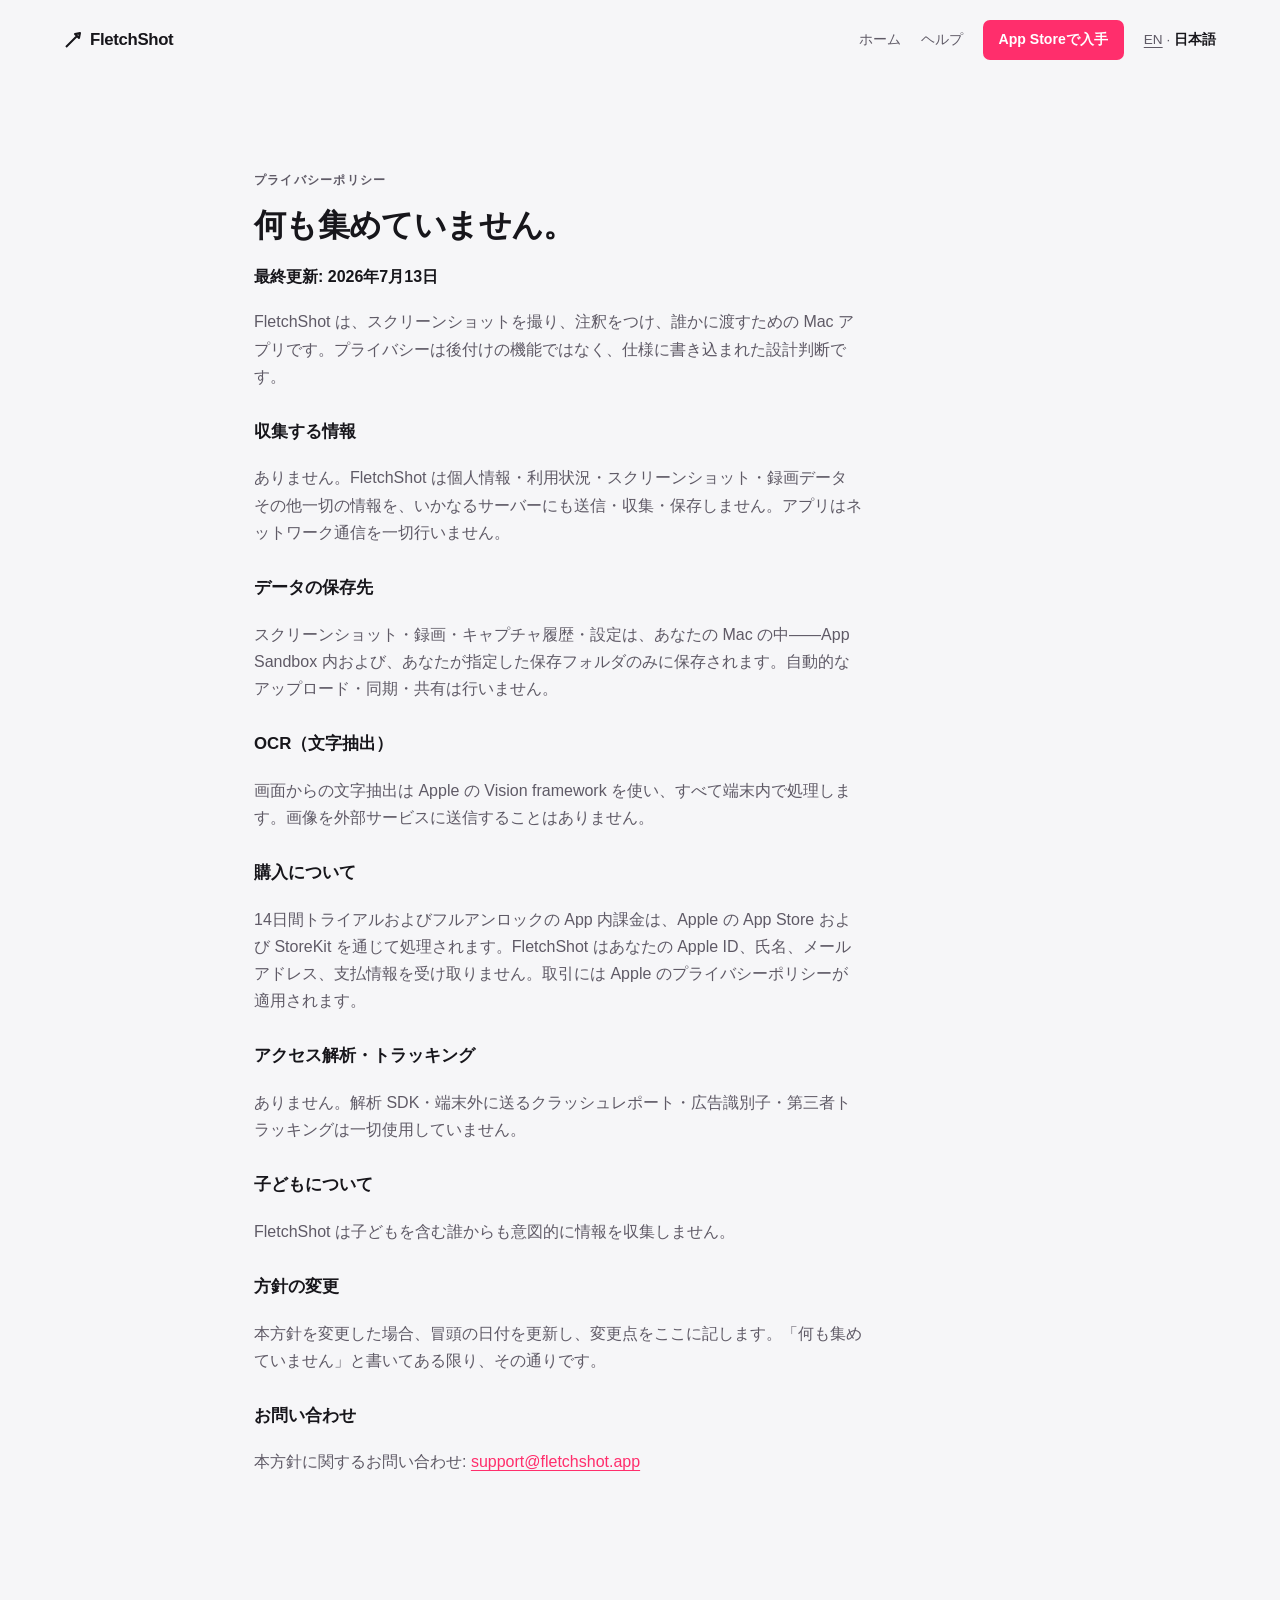
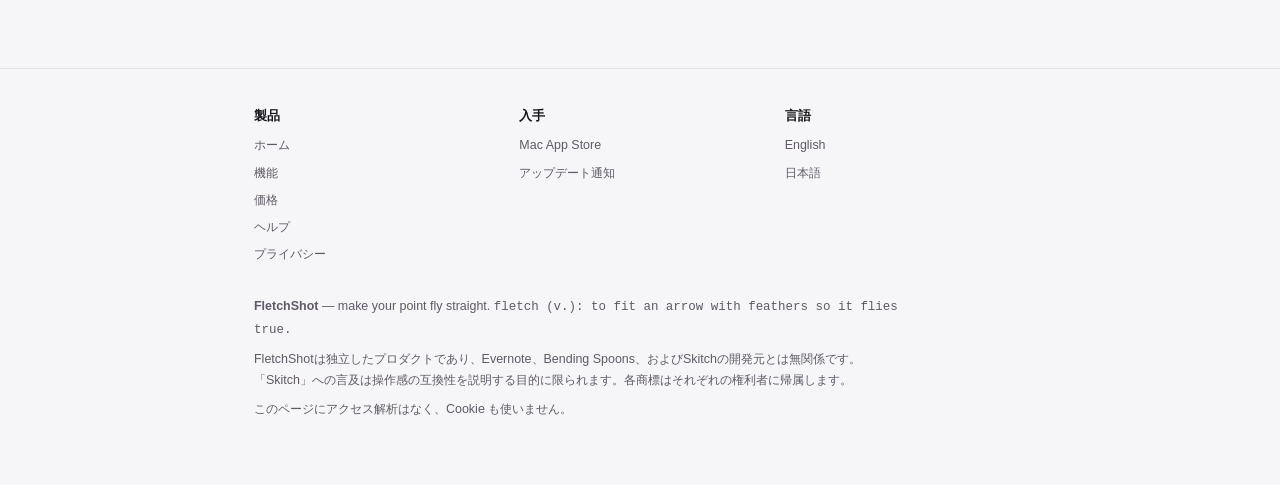
<file: privacy-ja.html>
<!DOCTYPE html>
<html lang="ja">
<head>
<meta charset="utf-8">
<meta name="viewport" content="width=device-width, initial-scale=1">
<title>FletchShot プライバシーポリシー</title>
<meta name="description" content="FletchShot は何も収集しません。通信ゼロ・アカウントなし・クラウドなし・解析なし。スクリーンショットも録画もあなたのMacの外には出ません。">
<link rel="alternate" hreflang="en" href="privacy.html">
<link rel="icon" href="favicon.ico" sizes="any">
<link rel="icon" href="icon-192.png" type="image/png">
<link rel="apple-touch-icon" href="apple-touch-icon.png">
<link rel="stylesheet" href="style.css">
</head>
<body>

<header class="site">
  <a class="wordmark" href="ja.html">
    <svg width="18" height="18" viewBox="0 0 18 18" aria-hidden="true"><path d="M2 16 L13 5 L11 3 L16 2 L15 7 L13 5" fill="none" stroke="currentColor" stroke-width="2" stroke-linejoin="round"/></svg>
    FletchShot
  </a>
  <nav class="nav" aria-label="サイト内">
    <a class="navlink" href="ja.html">ホーム</a>
    <a class="navlink" href="help-ja.html">ヘルプ</a>
    <a class="navcta storecta" data-store href="https://apps.apple.com/app/id6789836061">App Storeで入手</a>
    <span class="lang" aria-label="言語"><a href="privacy.html">EN</a> · <strong>日本語</strong></span>
  </nav>
</header>

<main>

<section>
  <div class="wrap prose">
    <p class="kicker">プライバシーポリシー</p>
    <h2 class="head">何も集めていません。</h2>

    <p><strong>最終更新: 2026年7月13日</strong></p>

    <p>FletchShot は、スクリーンショットを撮り、注釈をつけ、誰かに渡すための Mac アプリです。プライバシーは後付けの機能ではなく、仕様に書き込まれた設計判断です。</p>

    <h3>収集する情報</h3>
    <p>ありません。FletchShot は個人情報・利用状況・スクリーンショット・録画データその他一切の情報を、いかなるサーバーにも送信・収集・保存しません。アプリはネットワーク通信を一切行いません。</p>

    <h3>データの保存先</h3>
    <p>スクリーンショット・録画・キャプチャ履歴・設定は、あなたの Mac の中——App Sandbox 内および、あなたが指定した保存フォルダのみに保存されます。自動的なアップロード・同期・共有は行いません。</p>

    <h3>OCR（文字抽出）</h3>
    <p>画面からの文字抽出は Apple の Vision framework を使い、すべて端末内で処理します。画像を外部サービスに送信することはありません。</p>

    <h3>購入について</h3>
    <p>14日間トライアルおよびフルアンロックの App 内課金は、Apple の App Store および StoreKit を通じて処理されます。FletchShot はあなたの Apple ID、氏名、メールアドレス、支払情報を受け取りません。取引には Apple のプライバシーポリシーが適用されます。</p>

    <h3>アクセス解析・トラッキング</h3>
    <p>ありません。解析 SDK・端末外に送るクラッシュレポート・広告識別子・第三者トラッキングは一切使用していません。</p>

    <h3>子どもについて</h3>
    <p>FletchShot は子どもを含む誰からも意図的に情報を収集しません。</p>

    <h3>方針の変更</h3>
    <p>本方針を変更した場合、冒頭の日付を更新し、変更点をここに記します。「何も集めていません」と書いてある限り、その通りです。</p>

    <h3>お問い合わせ</h3>
    <p>本方針に関するお問い合わせ: <a href="mailto:support@fletchshot.app">support@fletchshot.app</a></p>
  </div>
</section>

</main>

<footer class="site">
  <div class="wrap">
    <div class="cols">
      <div>
        <h4>製品</h4>
        <a href="ja.html">ホーム</a>
        <a href="ja.html#features">機能</a>
        <a href="ja.html#pricing">価格</a>
        <a href="help-ja.html">ヘルプ</a>
        <a href="privacy-ja.html">プライバシー</a>
      </div>
      <div>
        <h4>入手</h4>
        <a data-store href="https://apps.apple.com/app/id6789836061">Mac App Store</a>
        <a href="ja.html#faq">アップデート通知</a>
      </div>
      <div>
        <h4>言語</h4>
        <a href="privacy.html">English</a>
        <a href="privacy-ja.html">日本語</a>
      </div>
    </div>
    <p><strong>FletchShot</strong> — make your point fly straight. <span class="mono">fletch (v.): to fit an arrow with feathers so it flies true.</span></p>
    <p>FletchShotは独立したプロダクトであり、Evernote、Bending Spoons、およびSkitchの開発元とは無関係です。「Skitch」への言及は操作感の互換性を説明する目的に限られます。各商標はそれぞれの権利者に帰属します。</p>
    <p>このページにアクセス解析はなく、Cookie も使いません。</p>
  </div>
</footer>

<script src="lp.js"></script>
</body>
</html>
</file>
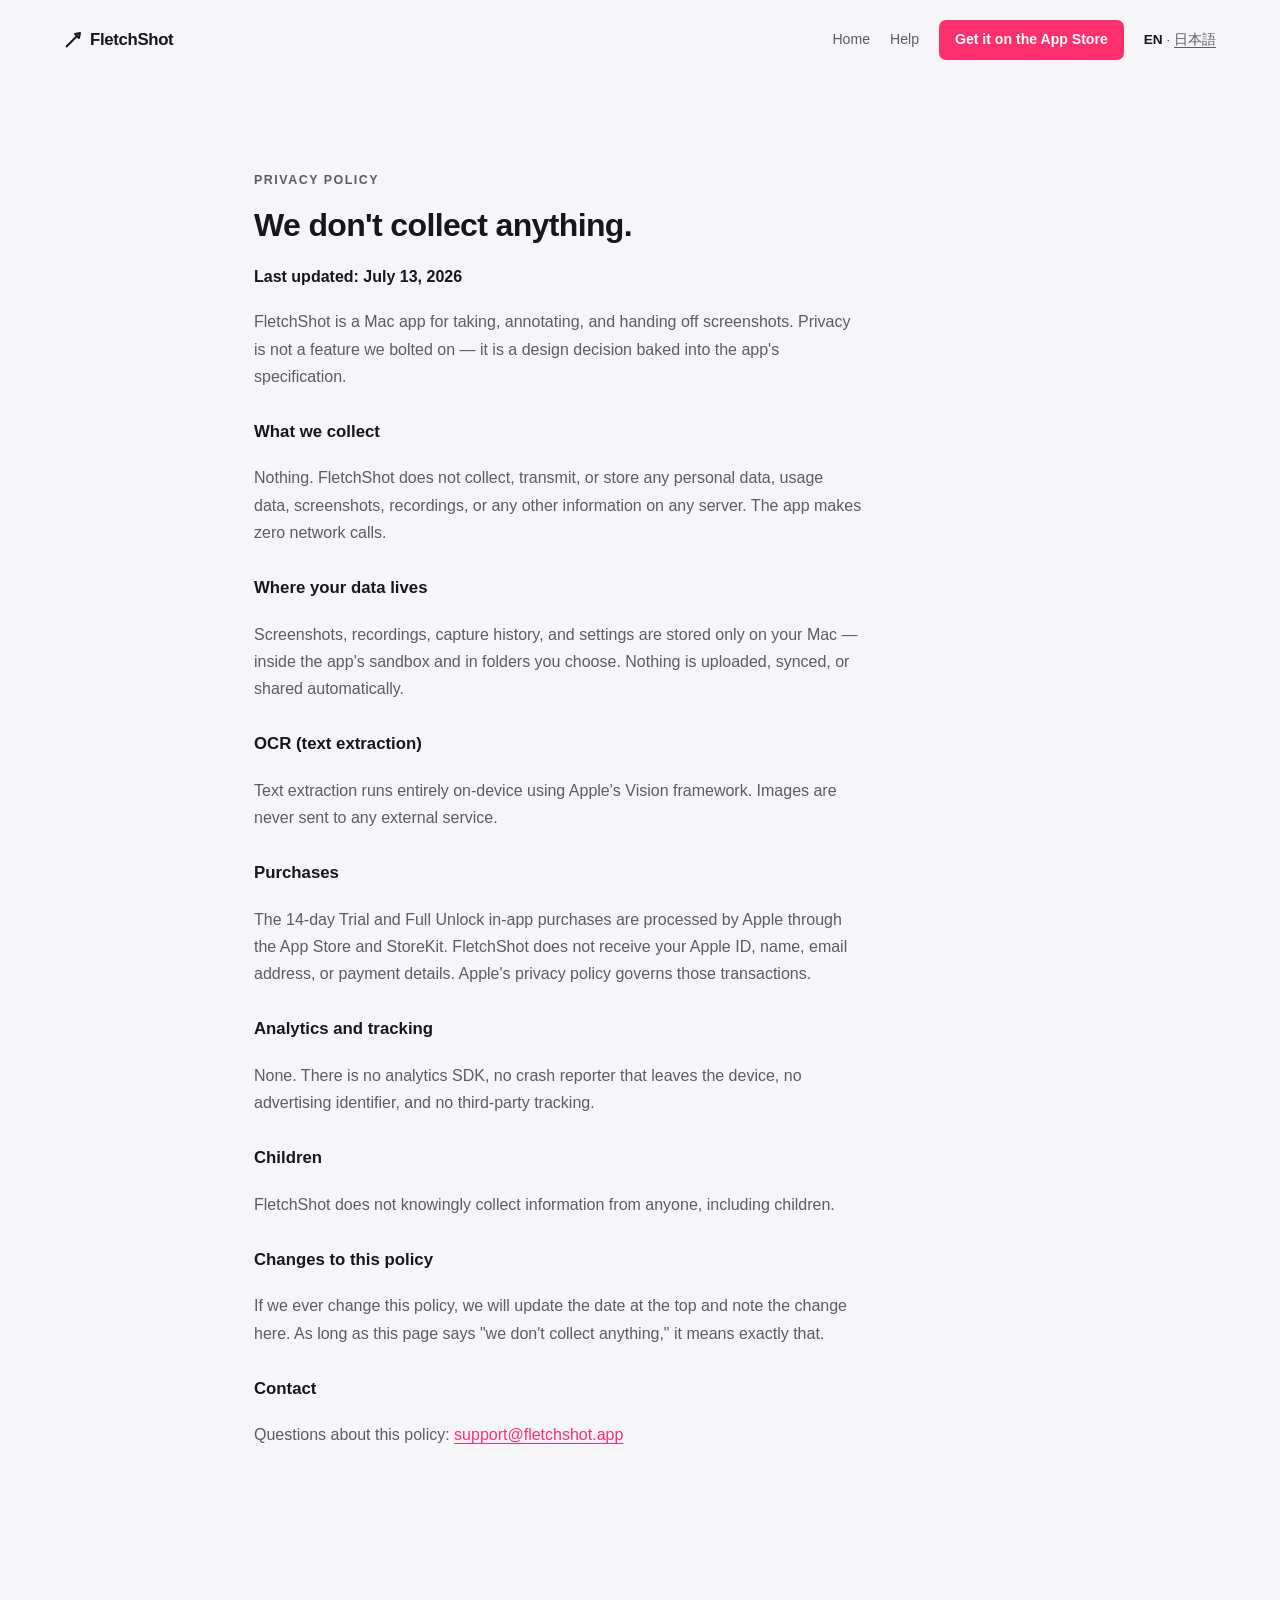
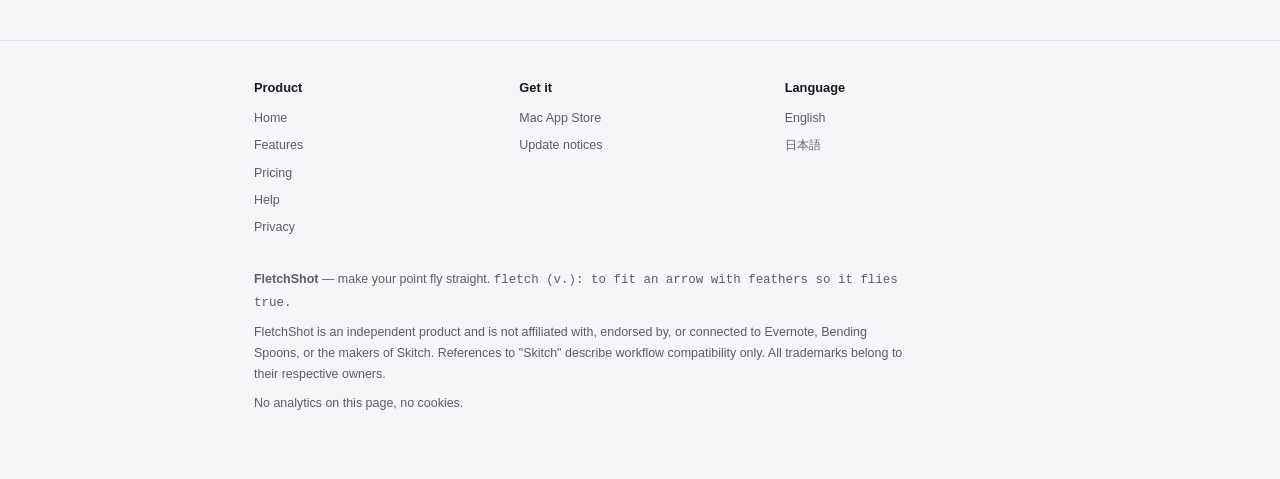
<file: privacy.html>
<!DOCTYPE html>
<html lang="en">
<head>
<meta charset="utf-8">
<meta name="viewport" content="width=device-width, initial-scale=1">
<title>FletchShot Privacy Policy</title>
<meta name="description" content="FletchShot collects nothing. No network calls, no account, no cloud, no analytics. Your screenshots and recordings never leave your Mac.">
<link rel="alternate" hreflang="ja" href="privacy-ja.html">
<link rel="icon" href="favicon.ico" sizes="any">
<link rel="icon" href="icon-192.png" type="image/png">
<link rel="apple-touch-icon" href="apple-touch-icon.png">
<link rel="stylesheet" href="style.css">
</head>
<body>

<header class="site">
  <a class="wordmark" href="index.html">
    <svg width="18" height="18" viewBox="0 0 18 18" aria-hidden="true"><path d="M2 16 L13 5 L11 3 L16 2 L15 7 L13 5" fill="none" stroke="currentColor" stroke-width="2" stroke-linejoin="round"/></svg>
    FletchShot
  </a>
  <nav class="nav" aria-label="Site">
    <a class="navlink" href="index.html">Home</a>
    <a class="navlink" href="help.html">Help</a>
    <a class="navcta storecta" data-store href="https://apps.apple.com/app/id6789836061">Get it on the App Store</a>
    <span class="lang" aria-label="Language"><strong>EN</strong> · <a href="privacy-ja.html">日本語</a></span>
  </nav>
</header>

<main>

<section>
  <div class="wrap prose">
    <p class="kicker">Privacy Policy</p>
    <h2 class="head">We don't collect anything.</h2>

    <p><strong>Last updated: July 13, 2026</strong></p>

    <p>FletchShot is a Mac app for taking, annotating, and handing off screenshots. Privacy is not a feature we bolted on — it is a design decision baked into the app's specification.</p>

    <h3>What we collect</h3>
    <p>Nothing. FletchShot does not collect, transmit, or store any personal data, usage data, screenshots, recordings, or any other information on any server. The app makes zero network calls.</p>

    <h3>Where your data lives</h3>
    <p>Screenshots, recordings, capture history, and settings are stored only on your Mac — inside the app's sandbox and in folders you choose. Nothing is uploaded, synced, or shared automatically.</p>

    <h3>OCR (text extraction)</h3>
    <p>Text extraction runs entirely on-device using Apple's Vision framework. Images are never sent to any external service.</p>

    <h3>Purchases</h3>
    <p>The 14-day Trial and Full Unlock in-app purchases are processed by Apple through the App Store and StoreKit. FletchShot does not receive your Apple ID, name, email address, or payment details. Apple's privacy policy governs those transactions.</p>

    <h3>Analytics and tracking</h3>
    <p>None. There is no analytics SDK, no crash reporter that leaves the device, no advertising identifier, and no third-party tracking.</p>

    <h3>Children</h3>
    <p>FletchShot does not knowingly collect information from anyone, including children.</p>

    <h3>Changes to this policy</h3>
    <p>If we ever change this policy, we will update the date at the top and note the change here. As long as this page says "we don't collect anything," it means exactly that.</p>

    <h3>Contact</h3>
    <p>Questions about this policy: <a href="mailto:support@fletchshot.app">support@fletchshot.app</a></p>
  </div>
</section>

</main>

<footer class="site">
  <div class="wrap">
    <div class="cols">
      <div>
        <h4>Product</h4>
        <a href="index.html">Home</a>
        <a href="index.html#features">Features</a>
        <a href="index.html#pricing">Pricing</a>
        <a href="help.html">Help</a>
        <a href="privacy.html">Privacy</a>
      </div>
      <div>
        <h4>Get it</h4>
        <a data-store href="https://apps.apple.com/app/id6789836061">Mac App Store</a>
        <a href="index.html#faq">Update notices</a>
      </div>
      <div>
        <h4>Language</h4>
        <a href="privacy.html">English</a>
        <a href="privacy-ja.html">日本語</a>
      </div>
    </div>
    <p><strong>FletchShot</strong> — make your point fly straight. <span class="mono">fletch (v.): to fit an arrow with feathers so it flies true.</span></p>
    <p>FletchShot is an independent product and is not affiliated with, endorsed by, or connected to Evernote, Bending Spoons, or the makers of Skitch. References to "Skitch" describe workflow compatibility only. All trademarks belong to their respective owners.</p>
    <p>No analytics on this page, no cookies.</p>
  </div>
</footer>

<script src="lp.js"></script>
</body>
</html>
</file>
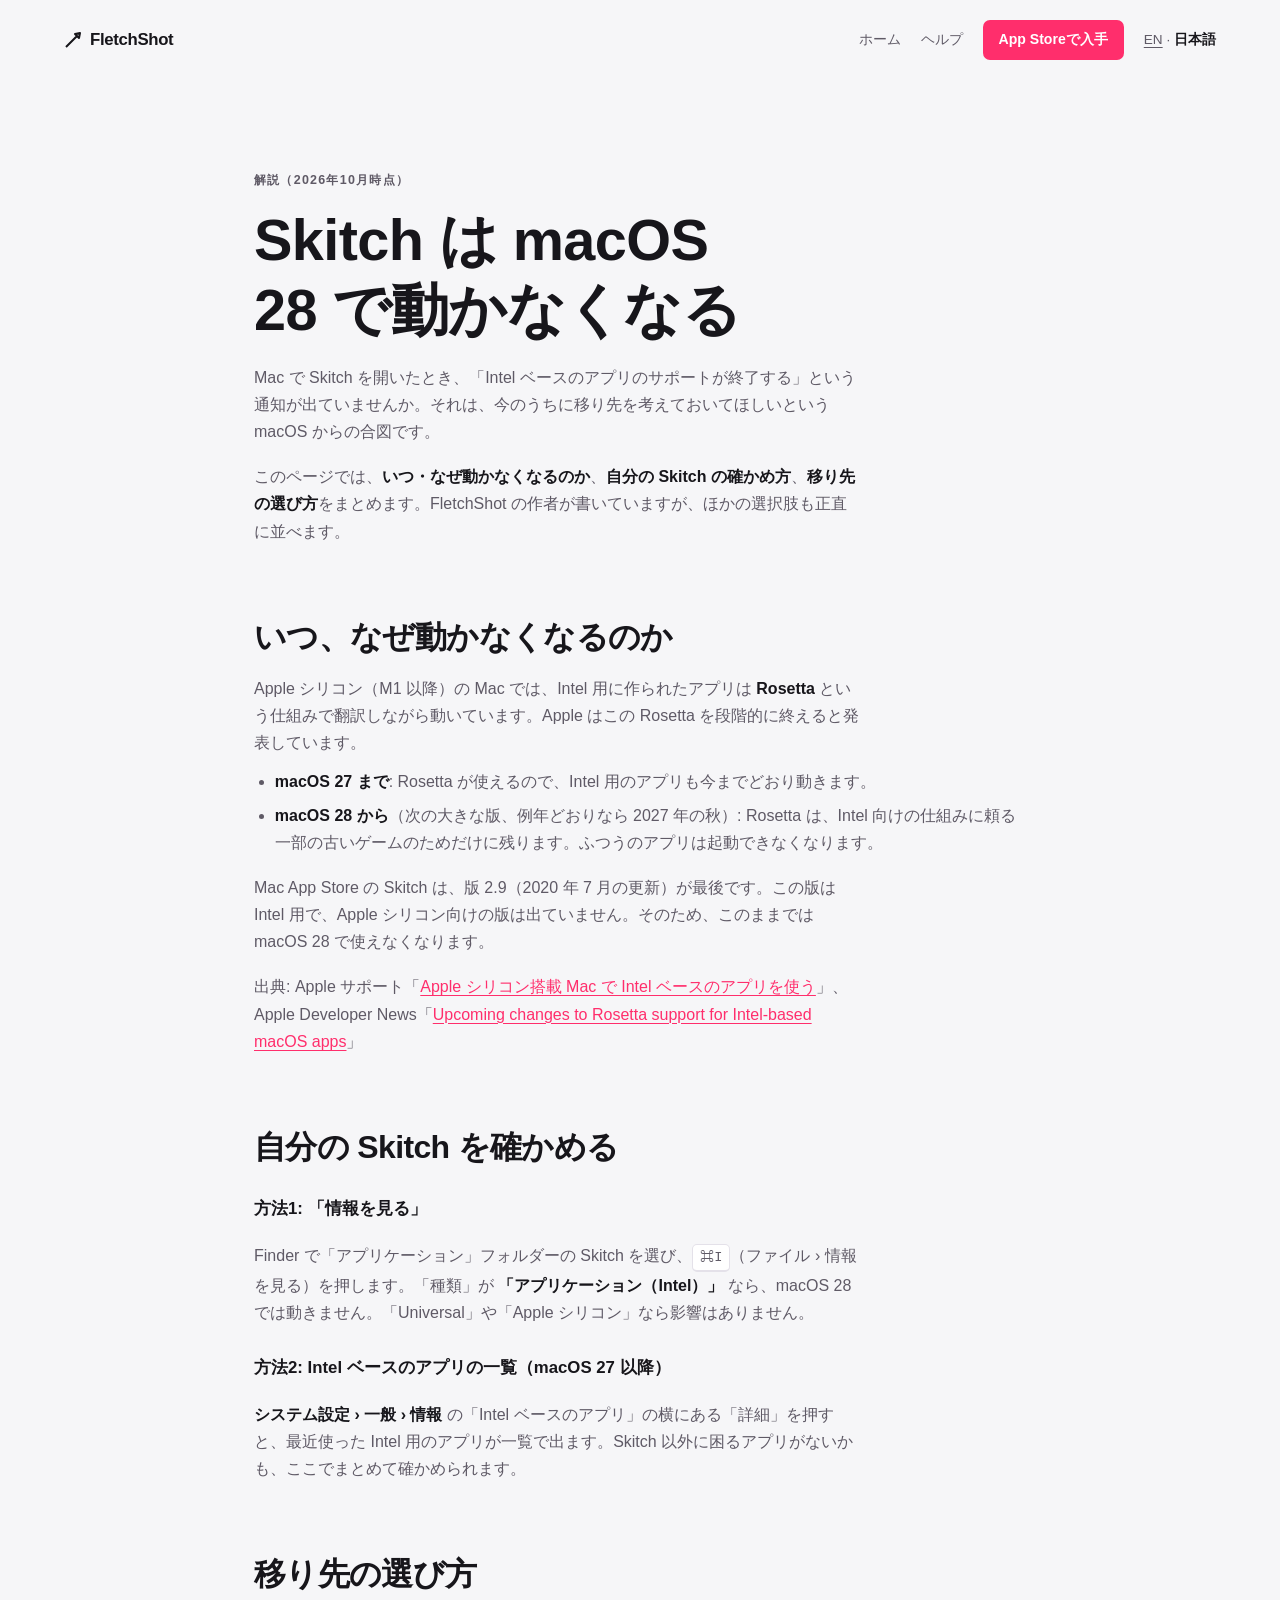
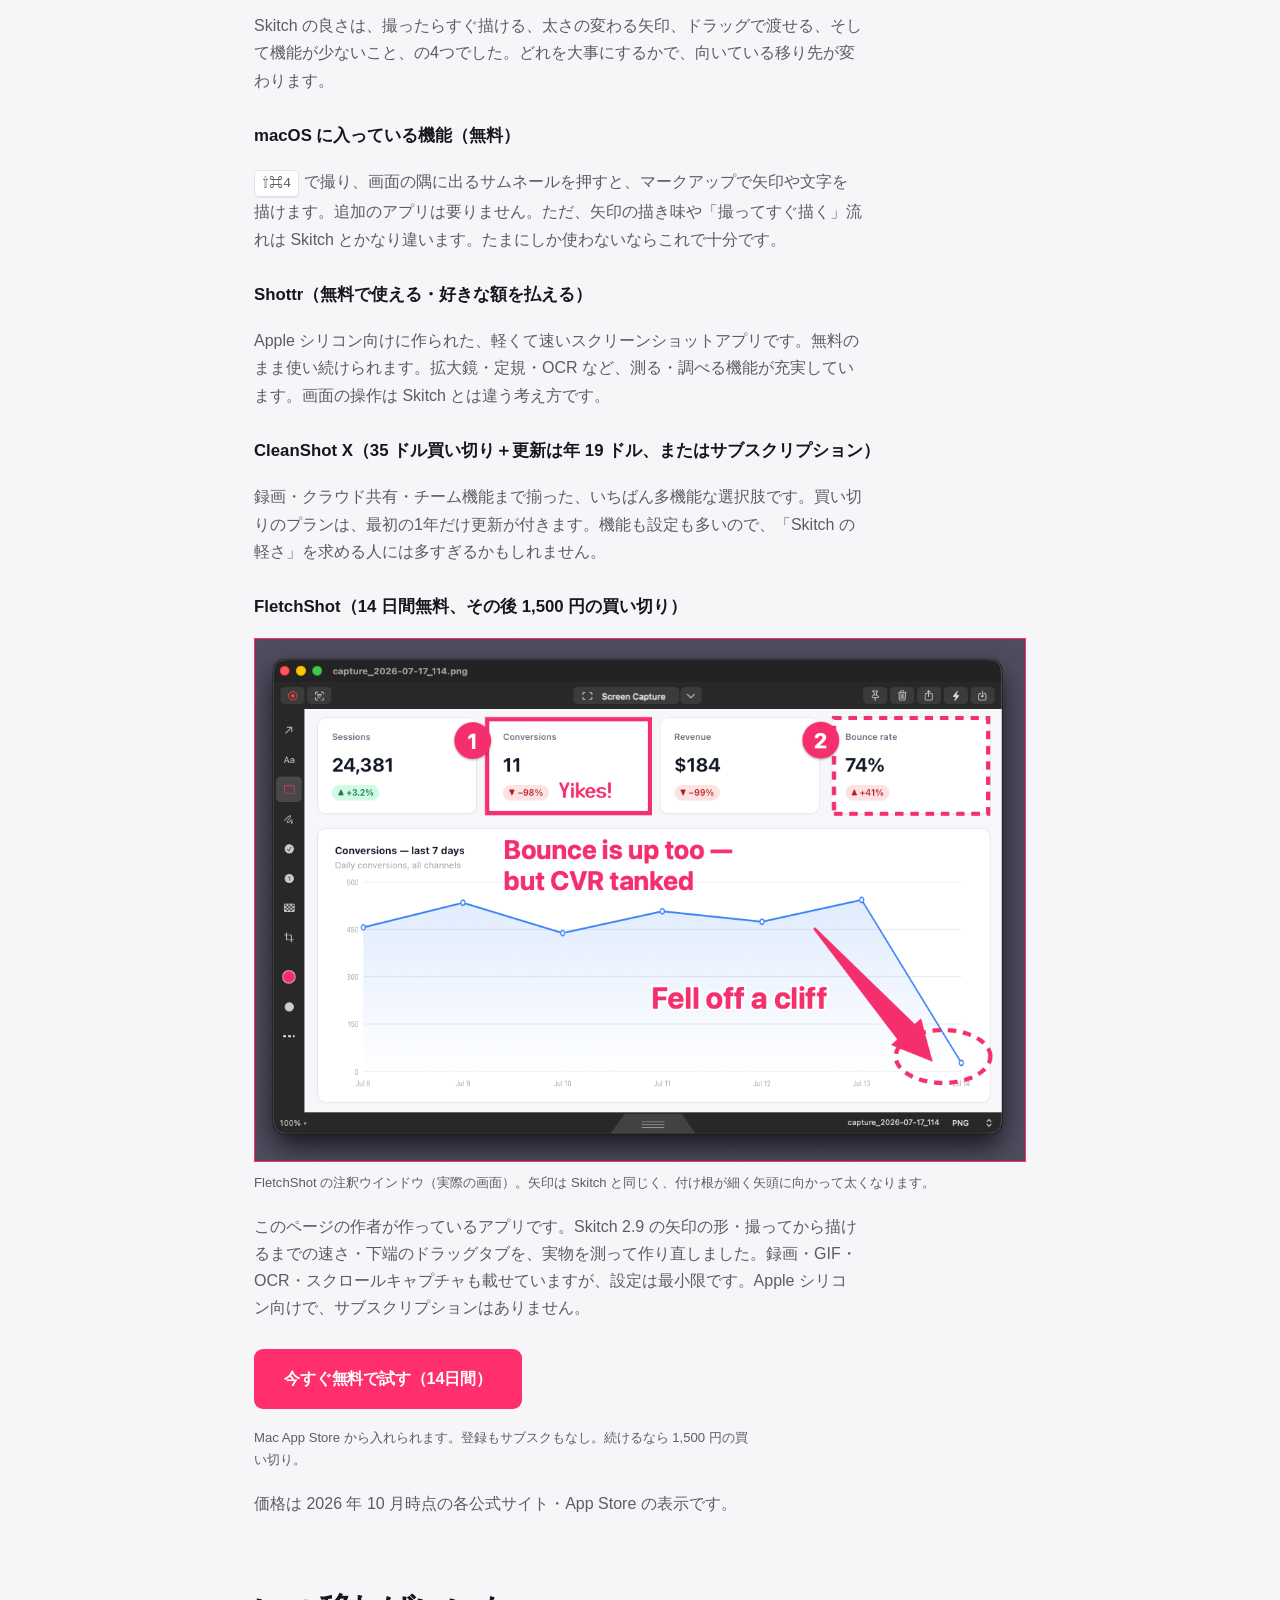
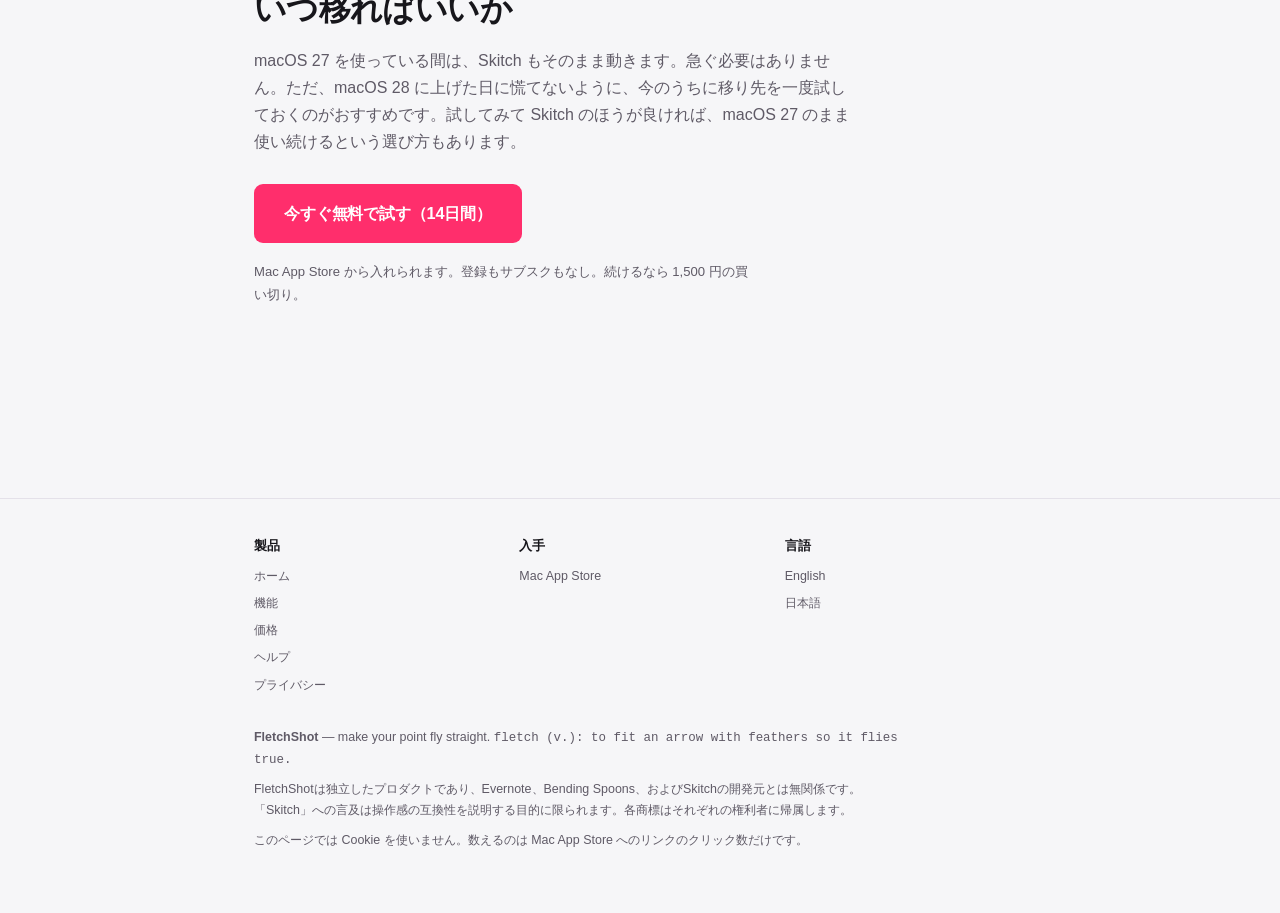
<file: skitch-macos-28-ja.html>
<!DOCTYPE html>
<html lang="ja">
<head>
<meta charset="utf-8">
<meta name="viewport" content="width=device-width, initial-scale=1">
<title>Skitch は macOS 28 で動かなくなる——確かめ方と移り先 | FletchShot</title>
<meta name="description" content="Skitch（Mac 版 2.9）は Intel 用のアプリで、Rosetta が使えなくなる macOS 28 では起動できなくなります。いつ・なぜ動かなくなるのか、自分の Skitch の確かめ方、移り先の選び方をまとめました。">
<meta property="og:title" content="Skitch は macOS 28 で動かなくなる——確かめ方と移り先">
<meta property="og:description" content="いつ・なぜ動かなくなるのか、自分の Skitch の確かめ方、移り先の選び方。">
<meta property="og:type" content="article">
<link rel="canonical" href="https://fletchshot.app/skitch-macos-28-ja.html">
<link rel="alternate" hreflang="en" href="https://fletchshot.app/skitch-macos-28.html">
<link rel="alternate" hreflang="ja" href="https://fletchshot.app/skitch-macos-28-ja.html">
<link rel="alternate" hreflang="x-default" href="https://fletchshot.app/skitch-macos-28.html">
<link rel="icon" href="favicon.ico" sizes="any">
<link rel="icon" href="icon-192.png" type="image/png">
<link rel="apple-touch-icon" href="apple-touch-icon.png">
<link rel="stylesheet" href="style.css">
</head>
<body>

<header class="site">
  <a class="wordmark" href="ja.html">
    <svg width="18" height="18" viewBox="0 0 18 18" aria-hidden="true"><path d="M2 16 L13 5 L11 3 L16 2 L15 7 L13 5" fill="none" stroke="currentColor" stroke-width="2" stroke-linejoin="round"/></svg>
    FletchShot
  </a>
  <nav class="nav" aria-label="サイト内">
    <a class="navlink" href="ja.html">ホーム</a>
    <a class="navlink" href="help-ja.html">ヘルプ</a>
    <a class="navcta storecta" data-store href="https://apps.apple.com/app/id6789836061">App Storeで入手</a>
    <span class="lang" aria-label="言語"><a href="skitch-macos-28.html">EN</a> · <strong>日本語</strong></span>
  </nav>
</header>

<main>

<section>
  <div class="wrap prose">
    <p class="kicker">解説（2026年10月時点）</p>
    <h1 class="head">Skitch は macOS 28 で動かなくなる</h1>
    <p>Mac で Skitch を開いたとき、「Intel ベースのアプリのサポートが終了する」という通知が出ていませんか。それは、今のうちに移り先を考えておいてほしいという macOS からの合図です。</p>
    <p>このページでは、<strong>いつ・なぜ動かなくなるのか</strong>、<strong>自分の Skitch の確かめ方</strong>、<strong>移り先の選び方</strong>をまとめます。FletchShot の作者が書いていますが、ほかの選択肢も正直に並べます。</p>
  </div>
</section>

<section id="when">
  <div class="wrap prose">
    <h2 class="head">いつ、なぜ動かなくなるのか</h2>
    <p>Apple シリコン（M1 以降）の Mac では、Intel 用に作られたアプリは <strong>Rosetta</strong> という仕組みで翻訳しながら動いています。Apple はこの Rosetta を段階的に終えると発表しています。</p>
    <ul>
      <li><strong>macOS 27 まで</strong>: Rosetta が使えるので、Intel 用のアプリも今までどおり動きます。</li>
      <li><strong>macOS 28 から</strong>（次の大きな版、例年どおりなら 2027 年の秋）: Rosetta は、Intel 向けの仕組みに頼る一部の古いゲームのためだけに残ります。ふつうのアプリは起動できなくなります。</li>
    </ul>
    <p>Mac App Store の Skitch は、版 2.9（2020 年 7 月の更新）が最後です。この版は Intel 用で、Apple シリコン向けの版は出ていません。そのため、このままでは macOS 28 で使えなくなります。</p>
    <p class="note">出典: Apple サポート「<a href="https://support.apple.com/ja-jp/102527" rel="noopener">Apple シリコン搭載 Mac で Intel ベースのアプリを使う</a>」、Apple Developer News「<a href="https://developer.apple.com/news/?id=w5ngl9k2" rel="noopener">Upcoming changes to Rosetta support for Intel-based macOS apps</a>」</p>
  </div>
</section>

<section id="check">
  <div class="wrap prose">
    <h2 class="head">自分の Skitch を確かめる</h2>
    <h3>方法1: 「情報を見る」</h3>
    <p>Finder で「アプリケーション」フォルダーの Skitch を選び、<kbd>⌘I</kbd>（ファイル › 情報を見る）を押します。「種類」が <strong>「アプリケーション（Intel）」</strong> なら、macOS 28 では動きません。「Universal」や「Apple シリコン」なら影響はありません。</p>
    <h3>方法2: Intel ベースのアプリの一覧（macOS 27 以降）</h3>
    <p><strong>システム設定 › 一般 › 情報</strong> の「Intel ベースのアプリ」の横にある「詳細」を押すと、最近使った Intel 用のアプリが一覧で出ます。Skitch 以外に困るアプリがないかも、ここでまとめて確かめられます。</p>
  </div>
</section>

<section id="choose">
  <div class="wrap prose">
    <h2 class="head">移り先の選び方</h2>
    <p>Skitch の良さは、撮ったらすぐ描ける、太さの変わる矢印、ドラッグで渡せる、そして機能が少ないこと、の4つでした。どれを大事にするかで、向いている移り先が変わります。</p>

    <h3>macOS に入っている機能（無料）</h3>
    <p><kbd>⇧⌘4</kbd> で撮り、画面の隅に出るサムネールを押すと、マークアップで矢印や文字を描けます。追加のアプリは要りません。ただ、矢印の描き味や「撮ってすぐ描く」流れは Skitch とかなり違います。たまにしか使わないならこれで十分です。</p>

    <h3>Shottr（無料で使える・好きな額を払える）</h3>
    <p>Apple シリコン向けに作られた、軽くて速いスクリーンショットアプリです。無料のまま使い続けられます。拡大鏡・定規・OCR など、測る・調べる機能が充実しています。画面の操作は Skitch とは違う考え方です。</p>

    <h3>CleanShot X（35 ドル買い切り＋更新は年 19 ドル、またはサブスクリプション）</h3>
    <p>録画・クラウド共有・チーム機能まで揃った、いちばん多機能な選択肢です。買い切りのプランは、最初の1年だけ更新が付きます。機能も設定も多いので、「Skitch の軽さ」を求める人には多すぎるかもしれません。</p>

    <h3>FletchShot（14 日間無料、その後 1,500 円の買い切り）</h3>
    <figure class="media" data-media>
      <div class="frame">
        <img src="media/annotate.png" alt="FletchShot の注釈ウインドウ。撮ったダッシュボードの上に、ピンクの太さの変わる矢印・四角・文字・番号スタンプを描いたところ" width="1090" height="740" loading="lazy">
      </div>
      <figcaption>FletchShot の注釈ウインドウ（実際の画面）。矢印は Skitch と同じく、付け根が細く矢頭に向かって太くなります。</figcaption>
    </figure>
    <p>このページの作者が作っているアプリです。Skitch 2.9 の矢印の形・撮ってから描けるまでの速さ・下端のドラッグタブを、実物を測って作り直しました。録画・GIF・OCR・スクロールキャプチャも載せていますが、設定は最小限です。Apple シリコン向けで、サブスクリプションはありません。</p>
    <div class="cta-block">
      <a class="storecta primary" data-store href="https://apps.apple.com/app/id6789836061">今すぐ無料で試す（14日間）</a>
      <p class="ctanote">Mac App Store から入れられます。登録もサブスクもなし。続けるなら 1,500 円の買い切り。</p>
    </div>
    <p class="note">価格は 2026 年 10 月時点の各公式サイト・App Store の表示です。</p>
  </div>
</section>

<section id="when-to-move">
  <div class="wrap prose">
    <h2 class="head">いつ移ればいいか</h2>
    <p>macOS 27 を使っている間は、Skitch もそのまま動きます。急ぐ必要はありません。ただ、macOS 28 に上げた日に慌てないように、今のうちに移り先を一度試しておくのがおすすめです。試してみて Skitch のほうが良ければ、macOS 27 のまま使い続けるという選び方もあります。</p>
    <div class="cta-block">
      <a class="storecta primary" data-store href="https://apps.apple.com/app/id6789836061">今すぐ無料で試す（14日間）</a>
      <p class="ctanote">Mac App Store から入れられます。登録もサブスクもなし。続けるなら 1,500 円の買い切り。</p>
    </div>
  </div>
</section>

</main>

<footer class="site">
  <div class="wrap">
    <div class="cols">
      <div>
        <h4>製品</h4>
        <a href="ja.html">ホーム</a>
        <a href="ja.html#features">機能</a>
        <a href="ja.html#pricing">価格</a>
        <a href="help-ja.html">ヘルプ</a>
        <a href="privacy-ja.html">プライバシー</a>
      </div>
      <div>
        <h4>入手</h4>
        <a data-store href="https://apps.apple.com/app/id6789836061">Mac App Store</a>
      </div>
      <div>
        <h4>言語</h4>
        <a href="skitch-macos-28.html">English</a>
        <a href="skitch-macos-28-ja.html">日本語</a>
      </div>
    </div>
    <p><strong>FletchShot</strong> — make your point fly straight. <span class="mono">fletch (v.): to fit an arrow with feathers so it flies true.</span></p>
    <p>FletchShotは独立したプロダクトであり、Evernote、Bending Spoons、およびSkitchの開発元とは無関係です。「Skitch」への言及は操作感の互換性を説明する目的に限られます。各商標はそれぞれの権利者に帰属します。</p>
    <p>このページでは Cookie を使いません。数えるのは Mac App Store へのリンクのクリック数だけです。</p>
  </div>
</footer>

<script src="lp.js"></script>
</body>
</html>
</file>
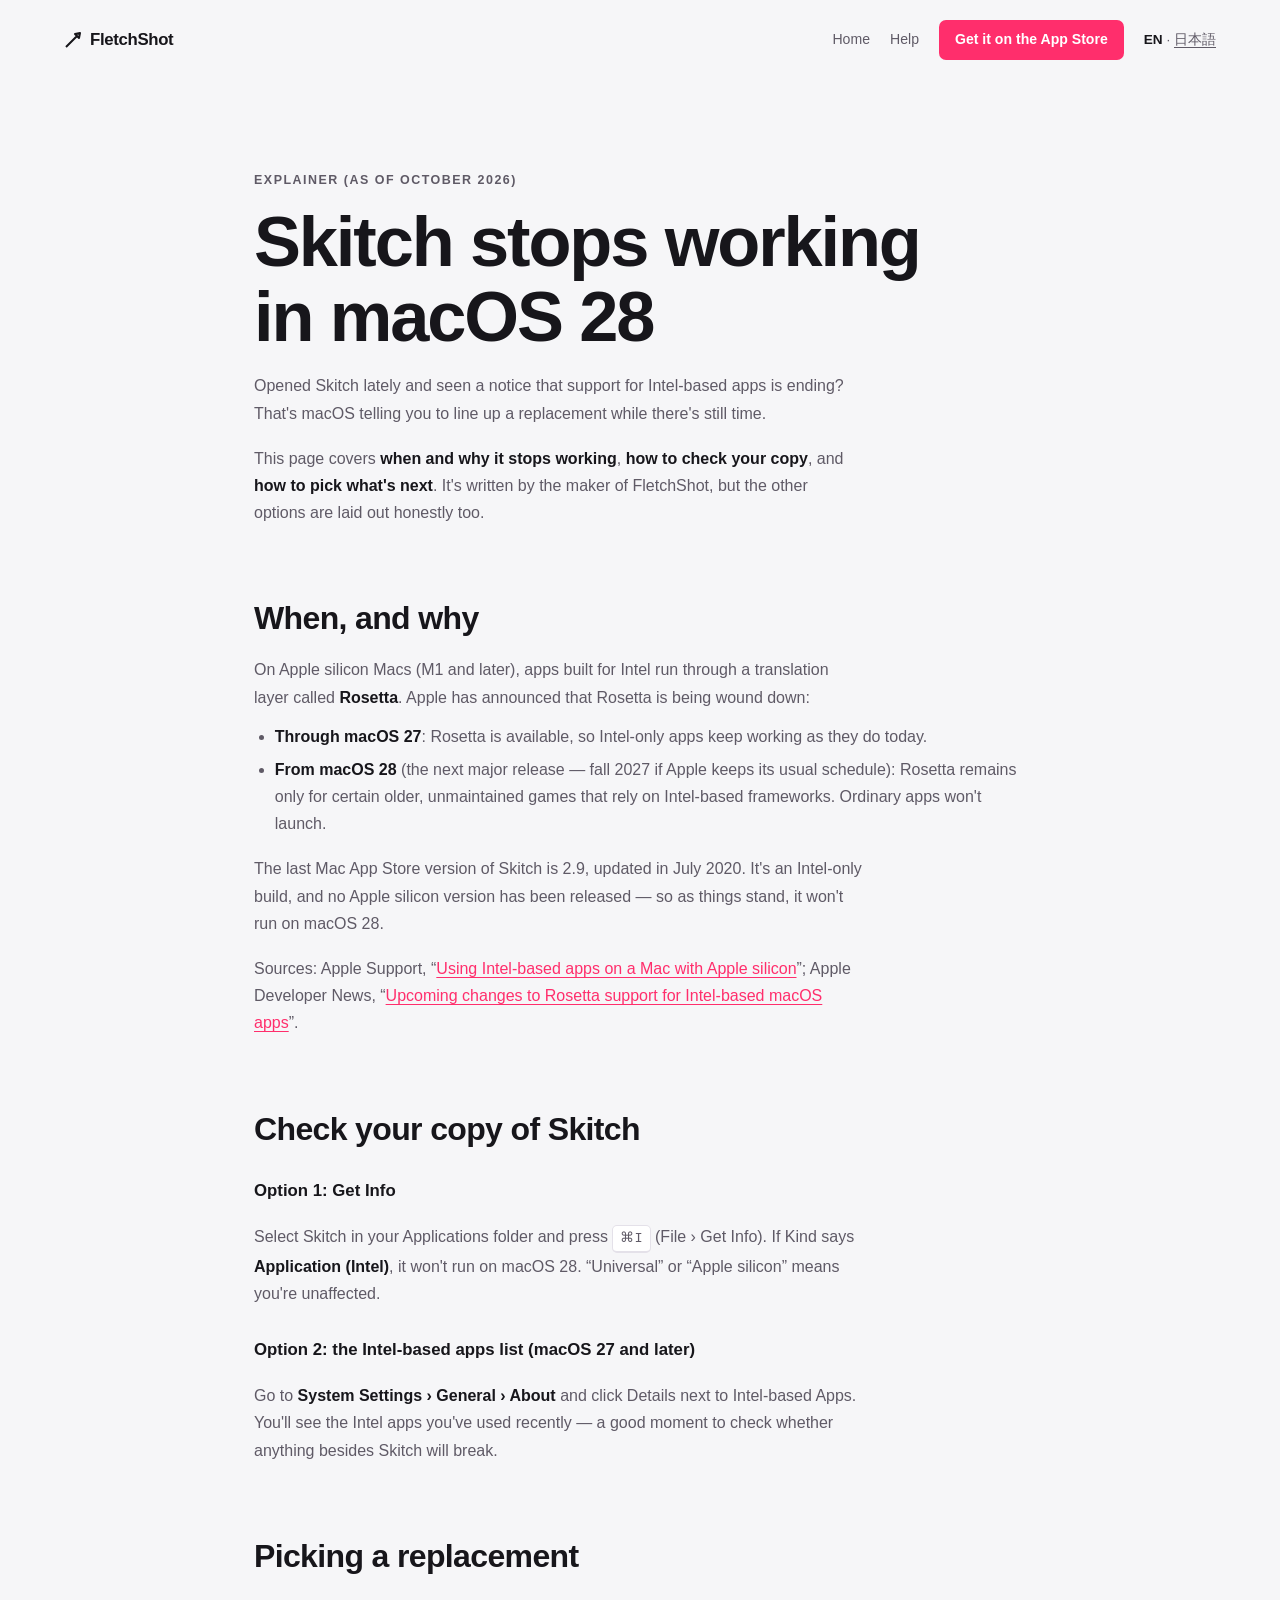
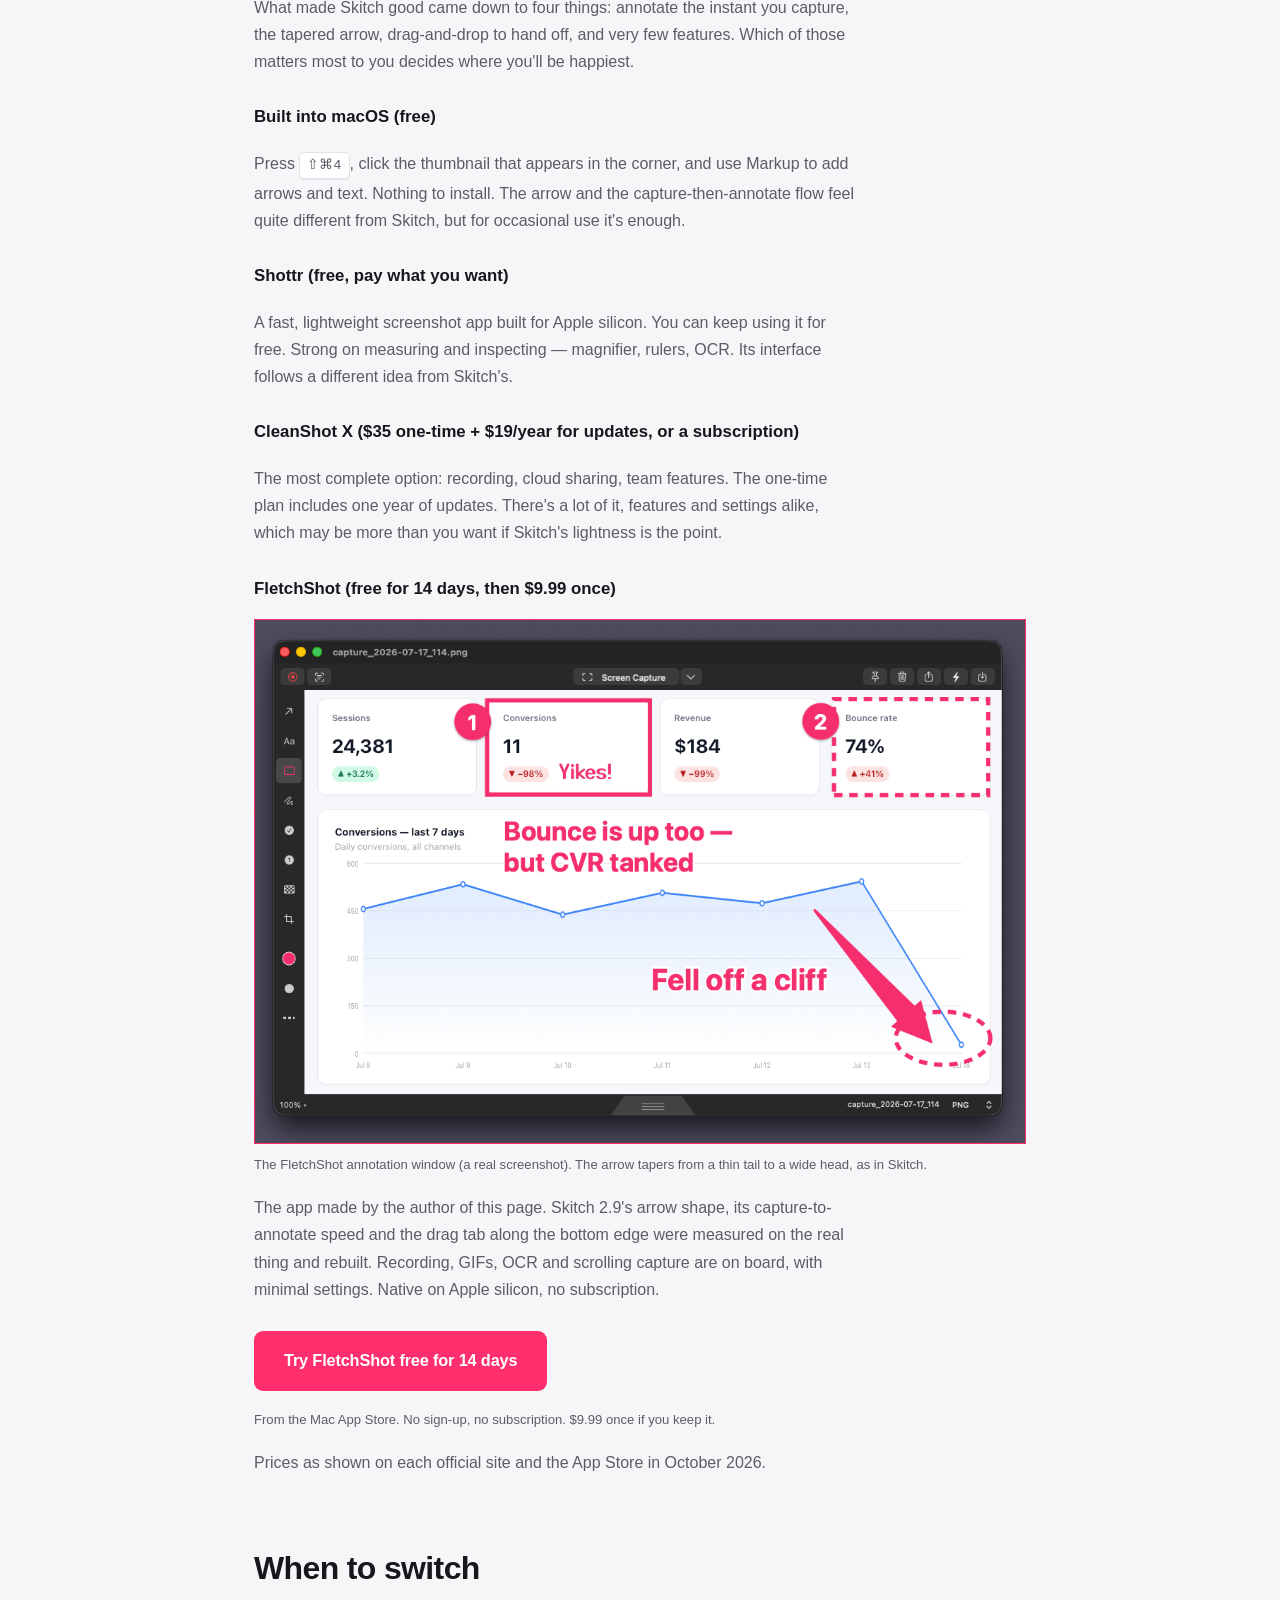
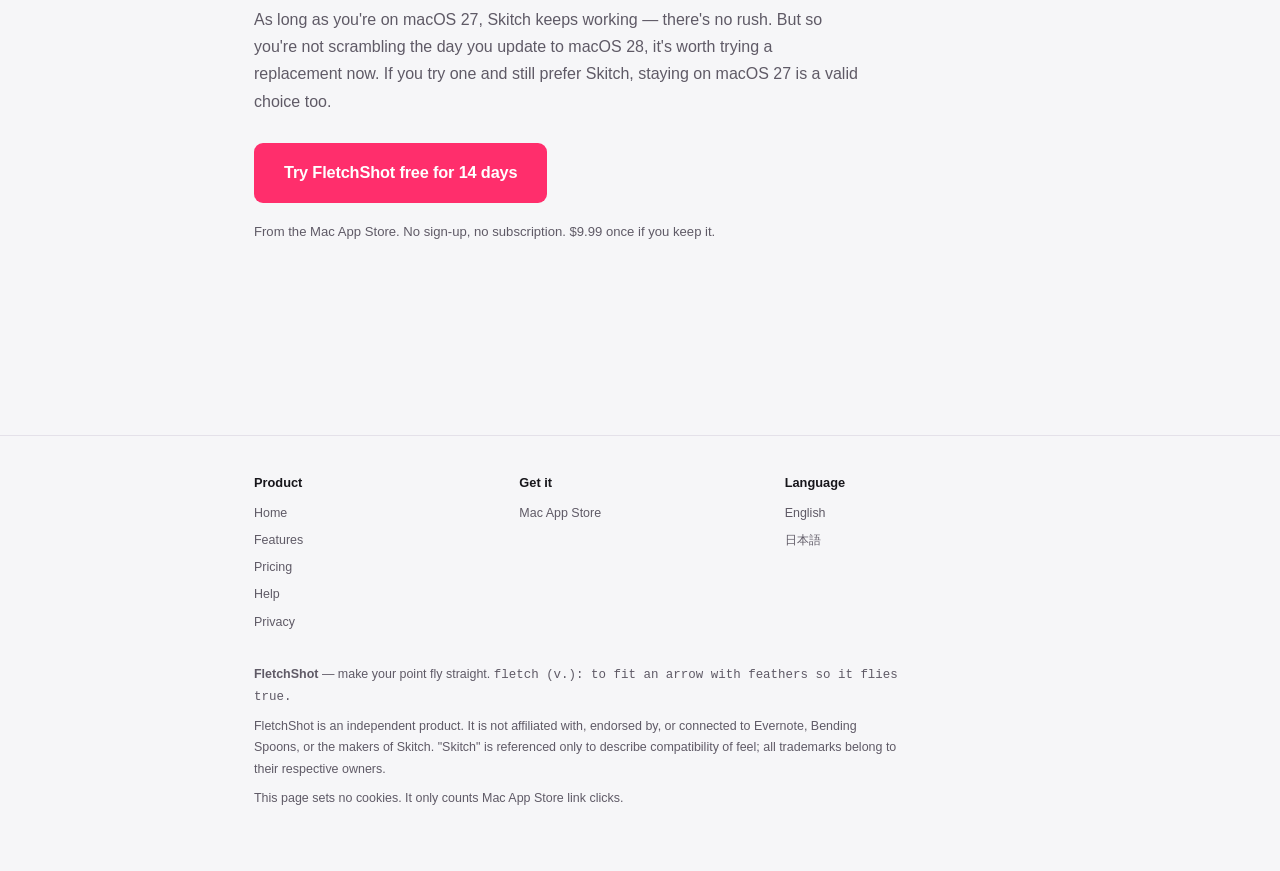
<file: skitch-macos-28.html>
<!DOCTYPE html>
<html lang="en">
<head>
<meta charset="utf-8">
<meta name="viewport" content="width=device-width, initial-scale=1">
<title>Skitch stops working in macOS 28 — how to check, and where to go | FletchShot</title>
<meta name="description" content="Skitch for Mac (2.9) is an Intel-only app, and macOS 28 drops the Rosetta support it needs. When and why it stops launching, how to check your copy, and how to pick a replacement.">
<meta property="og:title" content="Skitch stops working in macOS 28 — how to check, and where to go">
<meta property="og:description" content="When and why Skitch stops launching, how to check your copy, and how to pick a replacement.">
<meta property="og:type" content="article">
<link rel="canonical" href="https://fletchshot.app/skitch-macos-28.html">
<link rel="alternate" hreflang="en" href="https://fletchshot.app/skitch-macos-28.html">
<link rel="alternate" hreflang="ja" href="https://fletchshot.app/skitch-macos-28-ja.html">
<link rel="alternate" hreflang="x-default" href="https://fletchshot.app/skitch-macos-28.html">
<link rel="icon" href="favicon.ico" sizes="any">
<link rel="icon" href="icon-192.png" type="image/png">
<link rel="apple-touch-icon" href="apple-touch-icon.png">
<link rel="stylesheet" href="style.css">
</head>
<body>

<header class="site">
  <a class="wordmark" href="index.html">
    <svg width="18" height="18" viewBox="0 0 18 18" aria-hidden="true"><path d="M2 16 L13 5 L11 3 L16 2 L15 7 L13 5" fill="none" stroke="currentColor" stroke-width="2" stroke-linejoin="round"/></svg>
    FletchShot
  </a>
  <nav class="nav" aria-label="Site">
    <a class="navlink" href="index.html">Home</a>
    <a class="navlink" href="help.html">Help</a>
    <a class="navcta storecta" data-store href="https://apps.apple.com/app/id6789836061">Get it on the App Store</a>
    <span class="lang" aria-label="Language"><strong>EN</strong> · <a href="skitch-macos-28-ja.html">日本語</a></span>
  </nav>
</header>

<main>

<section>
  <div class="wrap prose">
    <p class="kicker">Explainer (as of October 2026)</p>
    <h1 class="head">Skitch stops working in macOS 28</h1>
    <p>Opened Skitch lately and seen a notice that support for Intel-based apps is ending? That's macOS telling you to line up a replacement while there's still time.</p>
    <p>This page covers <strong>when and why it stops working</strong>, <strong>how to check your copy</strong>, and <strong>how to pick what's next</strong>. It's written by the maker of FletchShot, but the other options are laid out honestly too.</p>
  </div>
</section>

<section id="when">
  <div class="wrap prose">
    <h2 class="head">When, and why</h2>
    <p>On Apple silicon Macs (M1 and later), apps built for Intel run through a translation layer called <strong>Rosetta</strong>. Apple has announced that Rosetta is being wound down:</p>
    <ul>
      <li><strong>Through macOS 27</strong>: Rosetta is available, so Intel-only apps keep working as they do today.</li>
      <li><strong>From macOS 28</strong> (the next major release — fall 2027 if Apple keeps its usual schedule): Rosetta remains only for certain older, unmaintained games that rely on Intel-based frameworks. Ordinary apps won't launch.</li>
    </ul>
    <p>The last Mac App Store version of Skitch is 2.9, updated in July 2020. It's an Intel-only build, and no Apple silicon version has been released — so as things stand, it won't run on macOS 28.</p>
    <p class="note">Sources: Apple Support, “<a href="https://support.apple.com/en-us/102527" rel="noopener">Using Intel-based apps on a Mac with Apple silicon</a>”; Apple Developer News, “<a href="https://developer.apple.com/news/?id=w5ngl9k2" rel="noopener">Upcoming changes to Rosetta support for Intel-based macOS apps</a>”.</p>
  </div>
</section>

<section id="check">
  <div class="wrap prose">
    <h2 class="head">Check your copy of Skitch</h2>
    <h3>Option 1: Get Info</h3>
    <p>Select Skitch in your Applications folder and press <kbd>⌘I</kbd> (File › Get Info). If Kind says <strong>Application (Intel)</strong>, it won't run on macOS 28. “Universal” or “Apple silicon” means you're unaffected.</p>
    <h3>Option 2: the Intel-based apps list (macOS 27 and later)</h3>
    <p>Go to <strong>System Settings › General › About</strong> and click Details next to Intel-based Apps. You'll see the Intel apps you've used recently — a good moment to check whether anything besides Skitch will break.</p>
  </div>
</section>

<section id="choose">
  <div class="wrap prose">
    <h2 class="head">Picking a replacement</h2>
    <p>What made Skitch good came down to four things: annotate the instant you capture, the tapered arrow, drag-and-drop to hand off, and very few features. Which of those matters most to you decides where you'll be happiest.</p>

    <h3>Built into macOS (free)</h3>
    <p>Press <kbd>⇧⌘4</kbd>, click the thumbnail that appears in the corner, and use Markup to add arrows and text. Nothing to install. The arrow and the capture-then-annotate flow feel quite different from Skitch, but for occasional use it's enough.</p>

    <h3>Shottr (free, pay what you want)</h3>
    <p>A fast, lightweight screenshot app built for Apple silicon. You can keep using it for free. Strong on measuring and inspecting — magnifier, rulers, OCR. Its interface follows a different idea from Skitch's.</p>

    <h3>CleanShot X ($35 one-time + $19/year for updates, or a subscription)</h3>
    <p>The most complete option: recording, cloud sharing, team features. The one-time plan includes one year of updates. There's a lot of it, features and settings alike, which may be more than you want if Skitch's lightness is the point.</p>

    <h3>FletchShot (free for 14 days, then $9.99 once)</h3>
    <figure class="media" data-media>
      <div class="frame">
        <img src="media/annotate.png" alt="The FletchShot annotation window: a pink tapered arrow, rectangles, text and numbered stamps on a captured dashboard" width="1090" height="740" loading="lazy">
      </div>
      <figcaption>The FletchShot annotation window (a real screenshot). The arrow tapers from a thin tail to a wide head, as in Skitch.</figcaption>
    </figure>
    <p>The app made by the author of this page. Skitch 2.9's arrow shape, its capture-to-annotate speed and the drag tab along the bottom edge were measured on the real thing and rebuilt. Recording, GIFs, OCR and scrolling capture are on board, with minimal settings. Native on Apple silicon, no subscription.</p>
    <div class="cta-block">
      <a class="storecta primary" data-store href="https://apps.apple.com/app/id6789836061">Try FletchShot free for 14 days</a>
      <p class="ctanote">From the Mac App Store. No sign-up, no subscription. $9.99 once if you keep it.</p>
    </div>
    <p class="note">Prices as shown on each official site and the App Store in October 2026.</p>
  </div>
</section>

<section id="when-to-move">
  <div class="wrap prose">
    <h2 class="head">When to switch</h2>
    <p>As long as you're on macOS 27, Skitch keeps working — there's no rush. But so you're not scrambling the day you update to macOS 28, it's worth trying a replacement now. If you try one and still prefer Skitch, staying on macOS 27 is a valid choice too.</p>
    <div class="cta-block">
      <a class="storecta primary" data-store href="https://apps.apple.com/app/id6789836061">Try FletchShot free for 14 days</a>
      <p class="ctanote">From the Mac App Store. No sign-up, no subscription. $9.99 once if you keep it.</p>
    </div>
  </div>
</section>

</main>

<footer class="site">
  <div class="wrap">
    <div class="cols">
      <div>
        <h4>Product</h4>
        <a href="index.html">Home</a>
        <a href="index.html#features">Features</a>
        <a href="index.html#pricing">Pricing</a>
        <a href="help.html">Help</a>
        <a href="privacy.html">Privacy</a>
      </div>
      <div>
        <h4>Get it</h4>
        <a data-store href="https://apps.apple.com/app/id6789836061">Mac App Store</a>
      </div>
      <div>
        <h4>Language</h4>
        <a href="skitch-macos-28.html">English</a>
        <a href="skitch-macos-28-ja.html">日本語</a>
      </div>
    </div>
    <p><strong>FletchShot</strong> — make your point fly straight. <span class="mono">fletch (v.): to fit an arrow with feathers so it flies true.</span></p>
    <p>FletchShot is an independent product. It is not affiliated with, endorsed by, or connected to Evernote, Bending Spoons, or the makers of Skitch. "Skitch" is referenced only to describe compatibility of feel; all trademarks belong to their respective owners.</p>
    <p>This page sets no cookies. It only counts Mac App Store link clicks.</p>
  </div>
</footer>

<script src="lp.js"></script>
</body>
</html>
</file>
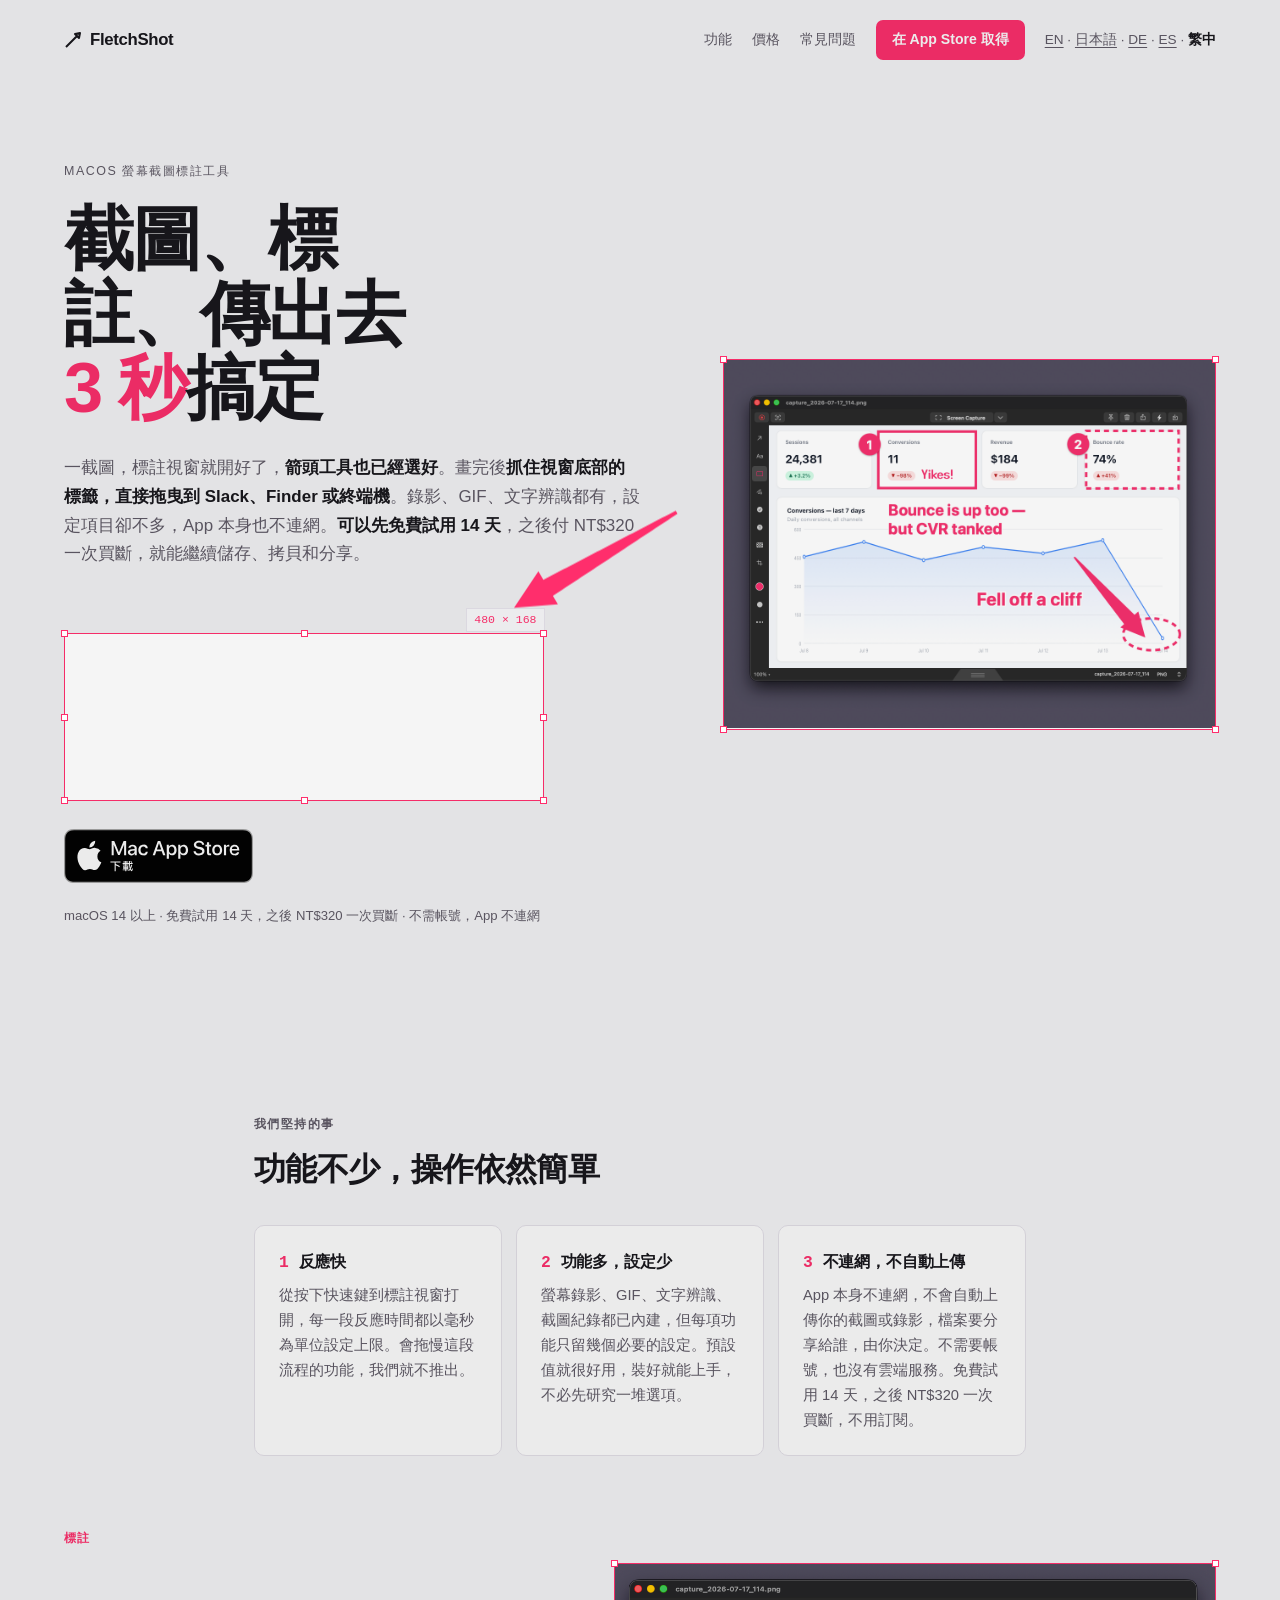
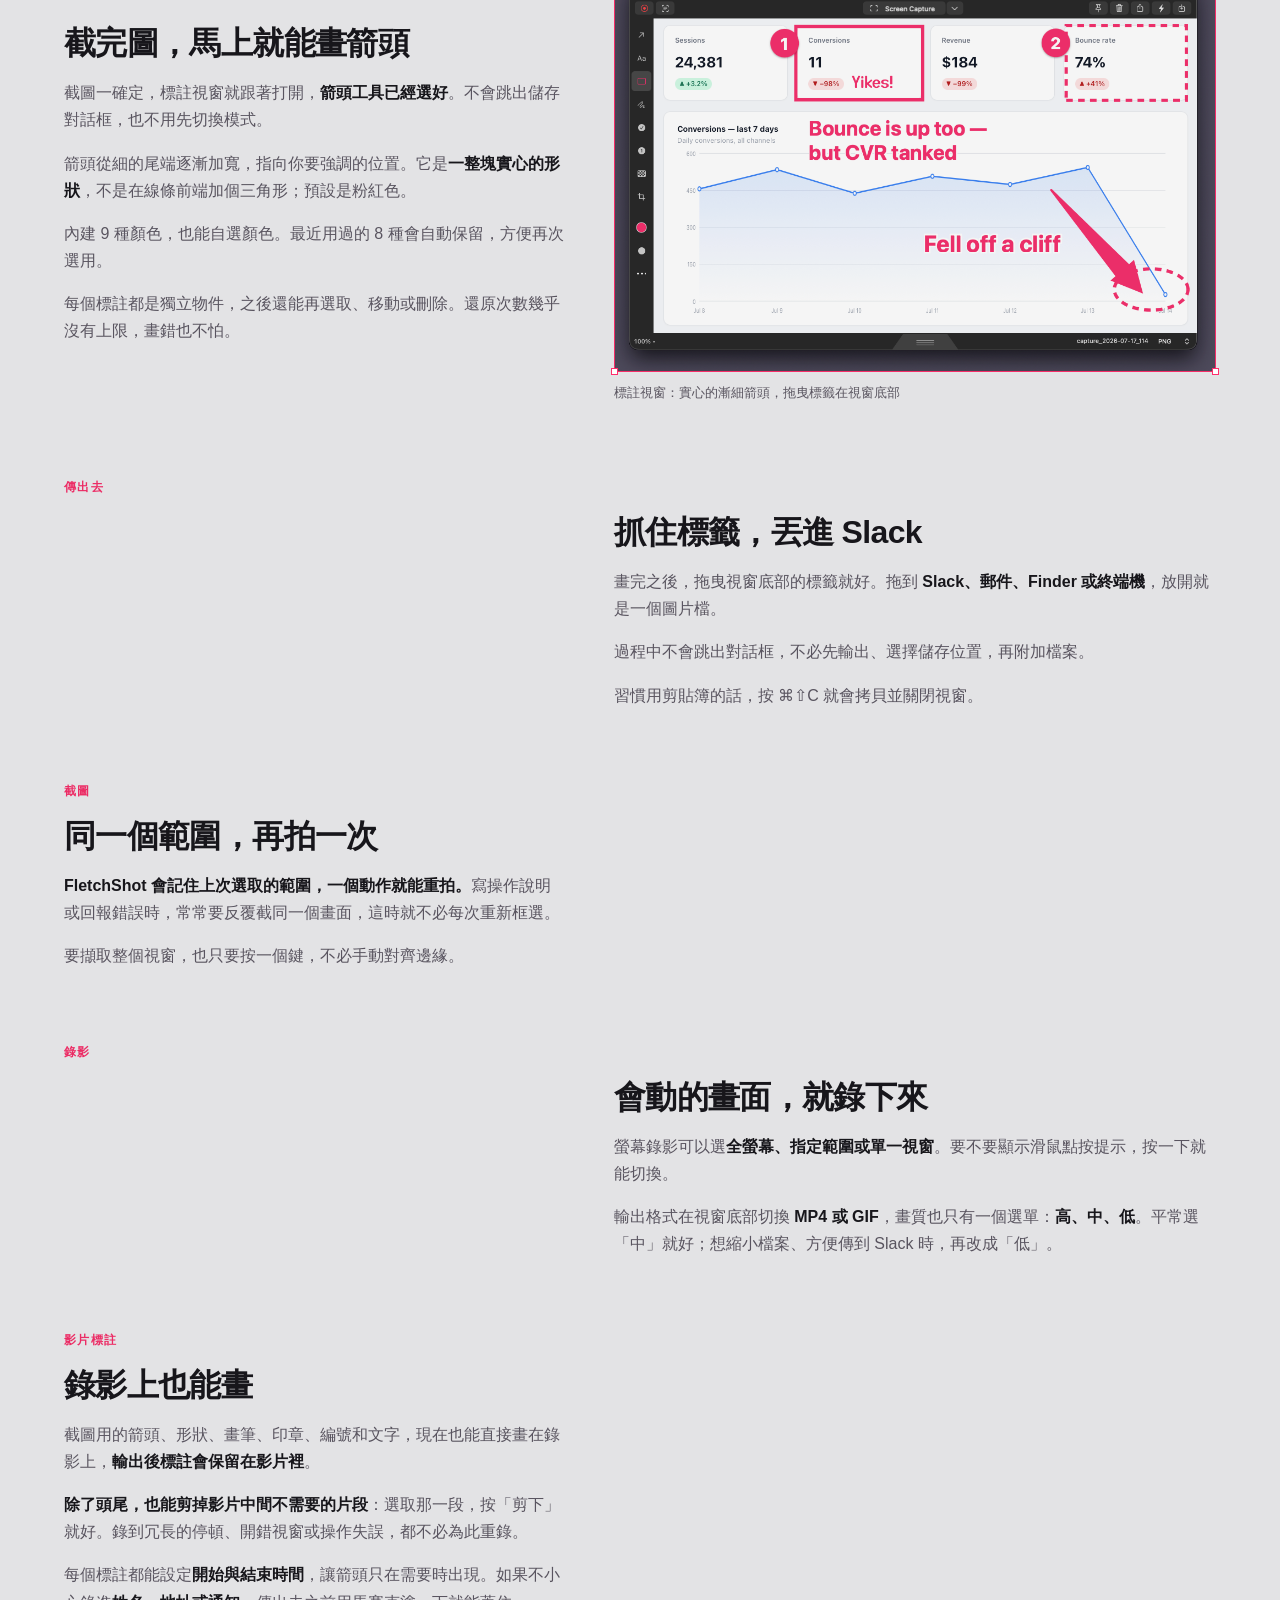
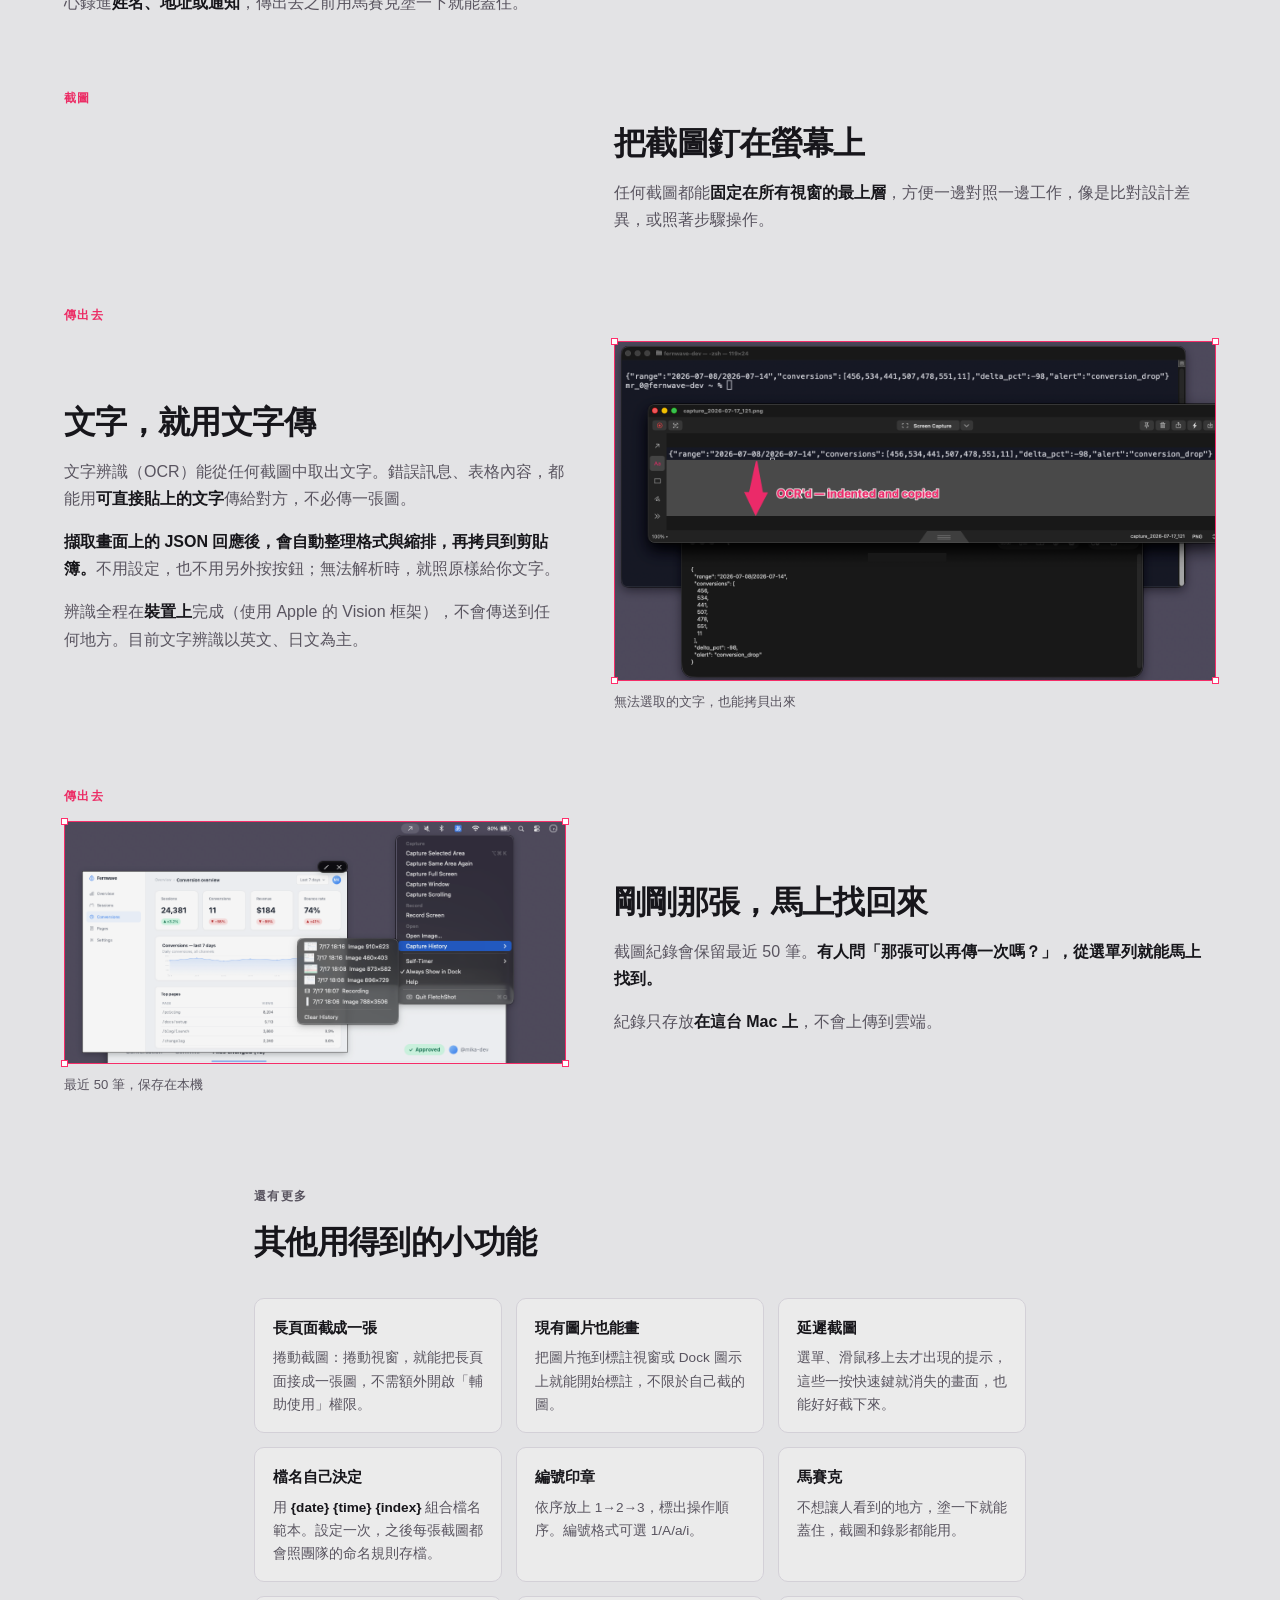
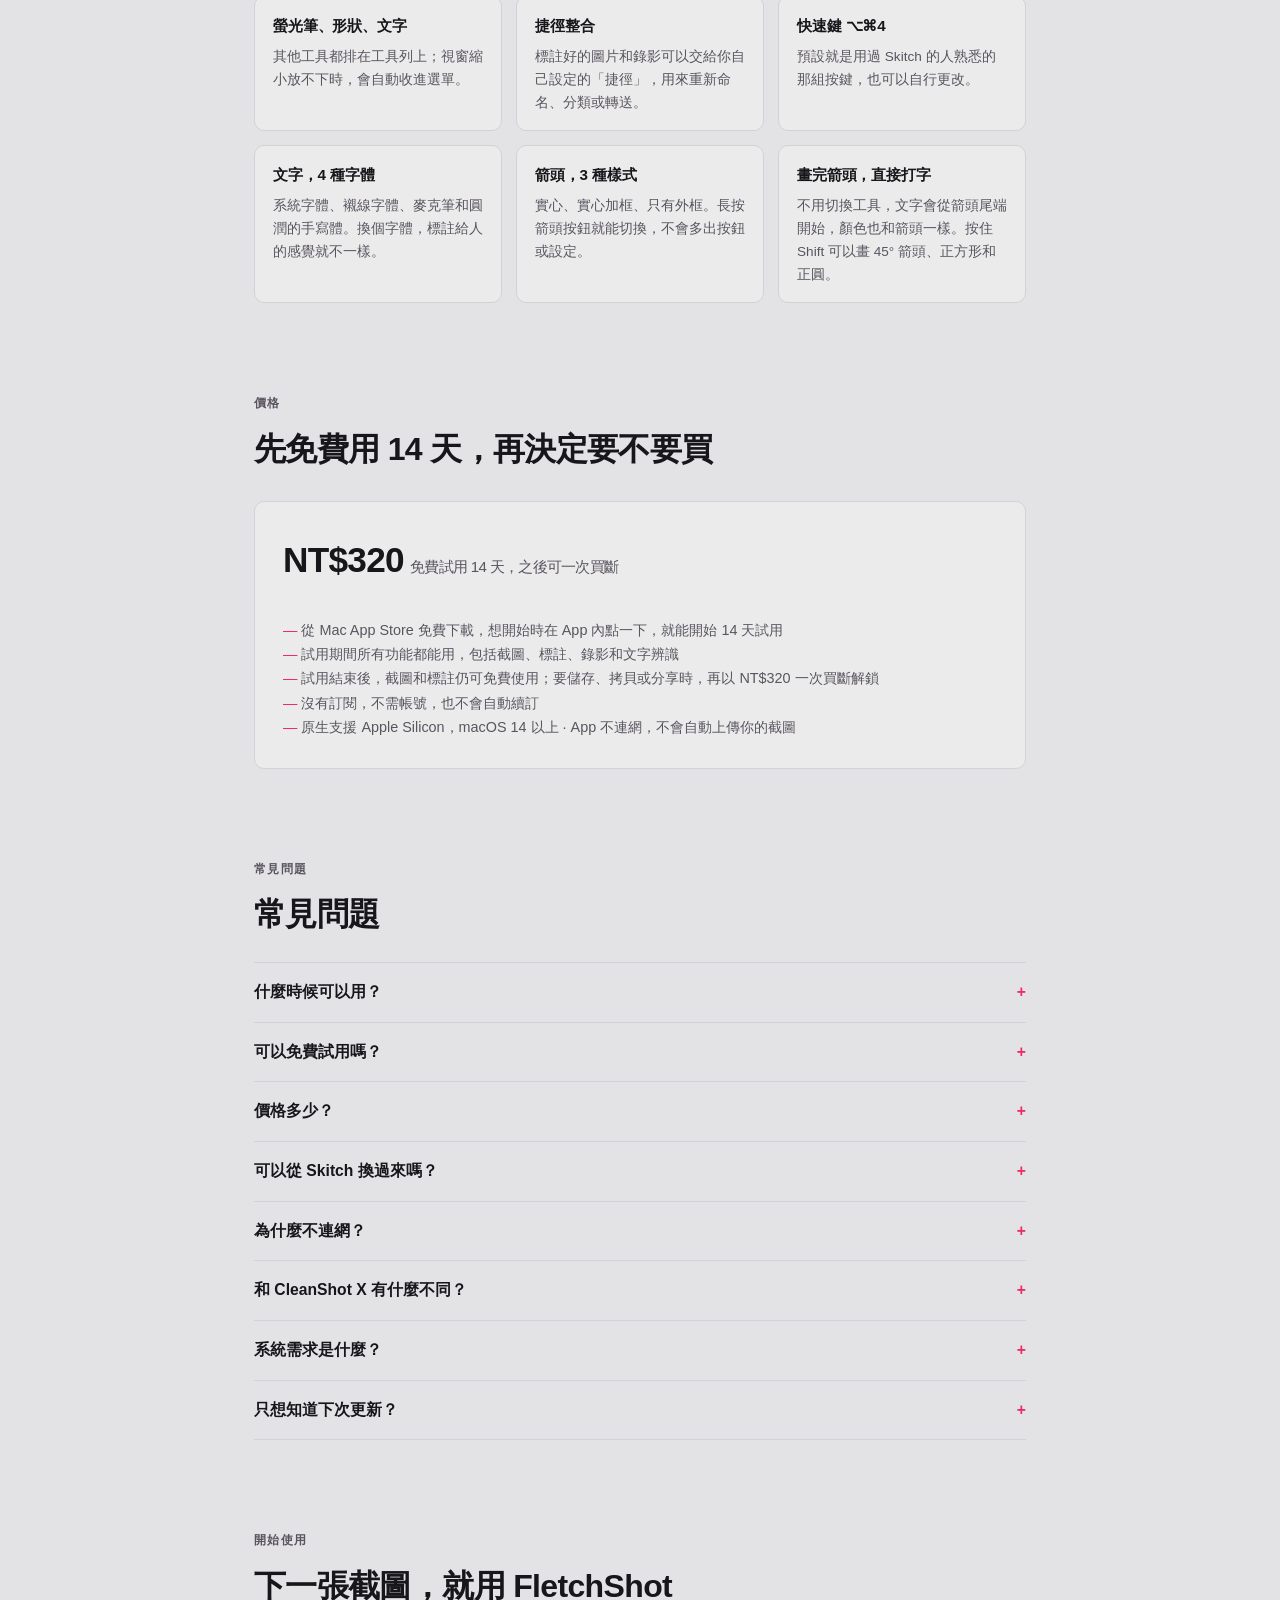
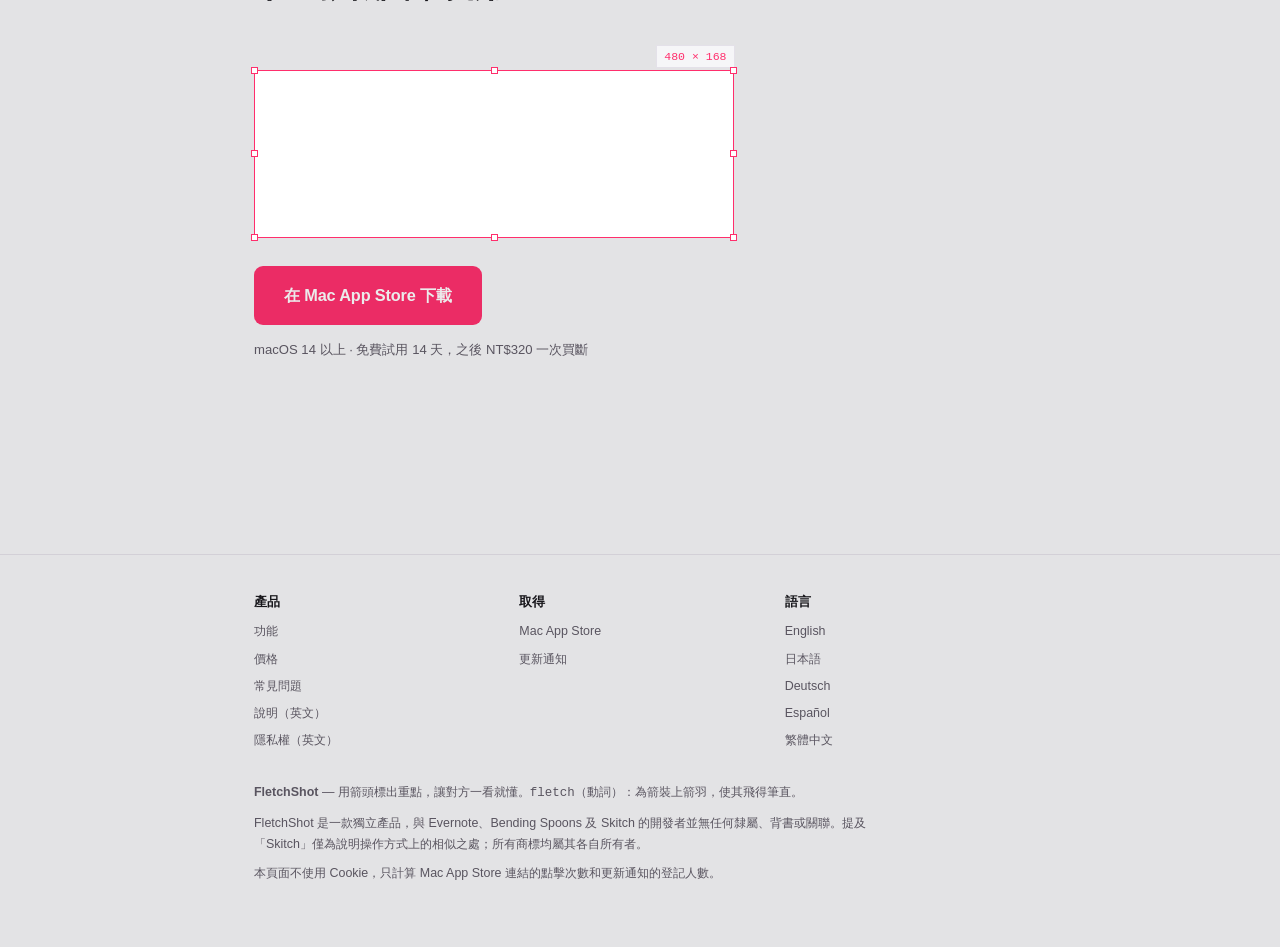
<file: zh-tw.html>
<!DOCTYPE html>
<html lang="zh-Hant-TW">
<head>
<meta charset="utf-8">
<meta name="viewport" content="width=device-width, initial-scale=1">
<title>FletchShot — 截圖、標註、傳出去，3 秒搞定</title>
<meta name="description" content="FletchShot 是 Mac 截圖標註工具，截圖後就能畫箭頭、拖曳分享，也支援捲動截圖、螢幕錄影與文字辨識（OCR）。免費試用 14 天，之後 NT$320 一次買斷，沒有訂閱。">
<meta property="og:title" content="FletchShot — 截圖、標註、傳出去，3 秒搞定">
<meta property="og:description" content="截圖後馬上畫箭頭，拖曳就能傳到 Slack。也能錄影、輸出 GIF、辨識文字，設定項目不多。免費試用 14 天，之後 NT$320 一次買斷，沒有訂閱。已在 Mac App Store 上架。">
<meta property="og:type" content="website">
<link rel="canonical" href="https://fletchshot.app/zh-tw.html">
<link rel="alternate" hreflang="en" href="https://fletchshot.app/">
<link rel="alternate" hreflang="ja" href="https://fletchshot.app/ja.html">
<link rel="alternate" hreflang="de" href="https://fletchshot.app/de.html">
<link rel="alternate" hreflang="es" href="https://fletchshot.app/es.html">
<link rel="alternate" hreflang="zh-Hant" href="https://fletchshot.app/zh-tw.html">
<link rel="alternate" hreflang="x-default" href="https://fletchshot.app/">
<link rel="icon" href="favicon.ico" sizes="any">
<link rel="icon" href="icon-192.png" type="image/png">
<link rel="apple-touch-icon" href="apple-touch-icon.png">
<link rel="stylesheet" href="style.css">
</head>
<body>

<header class="site">
  <a class="wordmark" href="#">
    <svg width="18" height="18" viewBox="0 0 18 18" aria-hidden="true"><path d="M2 16 L13 5 L11 3 L16 2 L15 7 L13 5" fill="none" stroke="currentColor" stroke-width="2" stroke-linejoin="round"/></svg>
    FletchShot
  </a>
  <nav class="nav" aria-label="網站導覽">
    <a class="navlink" href="#features">功能</a>
    <a class="navlink" href="#pricing">價格</a>
    <a class="navlink" href="#faq">常見問題</a>
    <a class="navcta storecta" data-store href="https://apps.apple.com/app/id6789836061">在 App Store 取得</a>
    <span class="lang" aria-label="語言"><a href="index.html">EN</a> · <a href="ja.html">日本語</a> · <a href="de.html">DE</a> · <a href="es.html">ES</a> · <strong>繁中</strong></span>
  </nav>
</header>

<!-- 更新バナーの置き場所。点灯する版のときだけ div.updatebanner を置く（CSSは style.css に常設）。
     直近の点灯: v2.1 継ぎ撮り（2026-08-27 点灯 → 2026-09-10 撤去。三井裁定=公開から2週間で消す） -->

<main>
  <div class="hero">
    <canvas id="arrowCanvas" aria-hidden="true"></canvas>
    <div class="wrap-wide hero-grid">
      <div class="hero-copy">
        <p class="eyebrow">macOS 螢幕截圖標註工具</p>
        <h1>截圖、標註、傳出去<br><span class="accent">3 秒</span>搞定</h1>
        <p class="sub" id="arrowFrom">一截圖，標註視窗就開好了，<strong>箭頭工具也已經選好</strong>。畫完後<strong>抓住視窗底部的標籤，直接拖曳到 Slack、Finder 或終端機</strong>。錄影、GIF、文字辨識都有，設定項目卻不多，App 本身也不連網。<strong>可以先免費試用 14 天</strong>，之後付 NT$320 一次買斷，就能繼續儲存、拷貝和分享。</p>

        <div class="capture-decor" aria-hidden="true">
          <span class="handle" style="top:-4px;left:-4px"></span>
          <span class="handle" style="top:-4px;left:calc(50% - 3.5px)"></span>
          <span class="handle" style="top:-4px;right:-4px"></span>
          <span class="handle" style="top:calc(50% - 3.5px);left:-4px"></span>
          <span class="handle" style="top:calc(50% - 3.5px);right:-4px"></span>
          <span class="handle" style="bottom:-4px;left:-4px"></span>
          <span class="handle" style="bottom:-4px;left:calc(50% - 3.5px)"></span>
          <span class="handle" style="bottom:-4px;right:-4px"></span>
          <span class="readout mono" aria-hidden="true">480 × 200</span>
        </div>

        <div class="cta-block" id="get">
          <a class="storecta badge" data-store href="https://apps.apple.com/app/id6789836061" aria-label="在 Mac App Store 下載 FletchShot">
            <img src="badges/mac-app-store-badge-zh-tw.svg" alt="在 Mac App Store 下載" width="189" height="54">
          </a>
          <p class="ctanote">macOS 14 以上 · 免費試用 14 天，之後 NT$320 一次買斷 · 不需帳號，App 不連網</p>
        </div>
      </div>
      <div class="hero-shot">
        <figure class="media" data-media>
          <div class="frame">
            <span class="handle" style="top:-4px;left:-4px"></span>
            <span class="handle" style="top:-4px;right:-4px"></span>
            <span class="handle" style="bottom:-4px;left:-4px"></span>
            <span class="handle" style="bottom:-4px;right:-4px"></span>
            <video src="media/hero-loop.mp4" poster="media/hero-window.png" data-fallback="media/hero-window.png" autoplay muted loop playsinline preload="metadata" aria-label="FletchShot 循環示範：截圖、粉紅色漸細箭頭、底部的拖曳標籤"></video>
          </div>
        </figure>
      </div>
    </div>
  </div>

  <section id="demo">
    <div class="wrap-wide">
      <p class="kicker">實機示範</p>
      <h2 class="head">實際操作就是這麼快</h2>
      <figure class="media" data-media>
        <div class="frame">
          <span class="handle" style="top:-4px;left:-4px"></span>
          <span class="handle" style="top:-4px;right:-4px"></span>
          <span class="handle" style="bottom:-4px;left:-4px"></span>
          <span class="handle" style="bottom:-4px;right:-4px"></span>
          <video src="media/demo-full.mp4" poster="media/demo-full-poster.png" autoplay muted loop playsinline preload="metadata" aria-label="實機原速示範：快速鍵、截圖、箭頭標註，用拖曳標籤傳到 Slack"></video>
        </div>
        <figcaption>實機錄製、原速播放：快速鍵 → 選取範圍 → 畫箭頭 → 拖曳標籤到 Slack</figcaption>
      </figure>
    </div>
  </section>

  <section>
    <div class="wrap">
      <p class="kicker">我們堅持的事</p>
      <h2 class="head">功能不少，操作依然簡單</h2>
      <div class="four">
        <div class="item">
          <h3><span class="n mono">1</span>反應快</h3>
          <p>從按下快速鍵到標註視窗打開，每一段反應時間都以毫秒為單位設定上限。會拖慢這段流程的功能，我們就不推出。</p>
        </div>
        <div class="item">
          <h3><span class="n mono">2</span>功能多，設定少</h3>
          <p>螢幕錄影、GIF、文字辨識、截圖紀錄都已內建，但每項功能只留幾個必要的設定。預設值就很好用，裝好就能上手，不必先研究一堆選項。</p>
        </div>
        <div class="item">
          <h3><span class="n mono">3</span>不連網，不自動上傳</h3>
          <p>App 本身不連網，不會自動上傳你的截圖或錄影，檔案要分享給誰，由你決定。不需要帳號，也沒有雲端服務。免費試用 14 天，之後 NT$320 一次買斷，不用訂閱。</p>
        </div>
      </div>
    </div>
  </section>

  <section id="features">
    <div class="wrap-wide">
      <p class="kicker">標註</p>
      <div class="feature">
        <div class="ftext">
          <h2 class="head">截完圖，馬上就能畫箭頭</h2>
          <p>截圖一確定，標註視窗就跟著打開，<strong>箭頭工具已經選好</strong>。不會跳出儲存對話框，也不用先切換模式。</p>
          <p>箭頭從細的尾端逐漸加寬，指向你要強調的位置。它是<strong>一整塊實心的形狀</strong>，不是在線條前端加個三角形；預設是粉紅色。</p>
          <p>內建 9 種顏色，也能自選顏色。最近用過的 8 種會自動保留，方便再次選用。</p>
          <p>每個標註都是獨立物件，之後還能再選取、移動或刪除。還原次數幾乎沒有上限，畫錯也不怕。</p>
        </div>
        <div class="fmedia">
          <figure class="media" data-media>
            <div class="frame">
              <span class="handle" style="top:-4px;left:-4px"></span>
              <span class="handle" style="top:-4px;right:-4px"></span>
              <span class="handle" style="bottom:-4px;left:-4px"></span>
              <span class="handle" style="bottom:-4px;right:-4px"></span>
              <img src="media/annotate.png" alt="FletchShot 標註視窗：在擷取的儀表板上畫了粉紅色漸細箭頭、矩形、文字與編號印章" loading="lazy">
            </div>
            <figcaption>標註視窗：實心的漸細箭頭，拖曳標籤在視窗底部</figcaption>
          </figure>
        </div>
      </div>
    </div>
  </section>

  <section>
    <div class="wrap-wide">
      <p class="kicker">傳出去</p>
      <div class="feature flip">
        <div class="ftext">
          <h2 class="head">抓住標籤，丟進 Slack</h2>
          <p>畫完之後，拖曳視窗底部的標籤就好。拖到 <strong>Slack、郵件、Finder 或終端機</strong>，放開就是一個圖片檔。</p>
          <p>過程中不會跳出對話框，不必先輸出、選擇儲存位置，再附加檔案。</p>
          <p>習慣用剪貼簿的話，按 ⌘⇧C 就會拷貝並關閉視窗。</p>
        </div>
        <div class="fmedia">
          <figure class="media" data-media>
            <div class="frame" data-diagram="運作示意">
              <span class="handle" style="top:-4px;left:-4px"></span>
              <span class="handle" style="top:-4px;right:-4px"></span>
              <span class="handle" style="bottom:-4px;left:-4px"></span>
              <span class="handle" style="bottom:-4px;right:-4px"></span>
              <video src="media/handoff.mp4" poster="media/handoff-poster.png" autoplay muted loop playsinline preload="metadata" aria-label="動態示意圖：拖曳底部標籤，把標註好的圖片傳到聊天 App"></video>
            </div>
            <figcaption>拖過去放開就好，中間沒有對話框</figcaption>
          </figure>
        </div>
      </div>
    </div>
  </section>

  <section>
    <div class="wrap-wide">
      <p class="kicker">截圖</p>
      <div class="feature">
        <div class="ftext">
          <h2 class="head">同一個範圍，再拍一次</h2>
          <p><strong>FletchShot 會記住上次選取的範圍，一個動作就能重拍。</strong>寫操作說明或回報錯誤時，常常要反覆截同一個畫面，這時就不必每次重新框選。</p>
          <p>要擷取整個視窗，也只要按一個鍵，不必手動對齊邊緣。</p>
        </div>
        <div class="fmedia">
          <figure class="media" data-media>
            <div class="frame" data-diagram="運作示意">
              <span class="handle" style="top:-4px;left:-4px"></span>
              <span class="handle" style="top:-4px;right:-4px"></span>
              <span class="handle" style="bottom:-4px;left:-4px"></span>
              <span class="handle" style="bottom:-4px;right:-4px"></span>
              <video src="media/capture.mp4" poster="media/capture-poster.png" autoplay muted loop playsinline preload="metadata" aria-label="動態示意圖：重拍同一範圍。選取一次之後，按快速鍵就能擷取同一個範圍"></video>
            </div>
            <figcaption>重拍同一個範圍，不用重新框選</figcaption>
          </figure>
        </div>
      </div>
    </div>
  </section>

  <section>
    <div class="wrap-wide">
      <p class="kicker">錄影</p>
      <div class="feature flip">
        <div class="ftext">
          <h2 class="head">會動的畫面，就錄下來</h2>
          <p>螢幕錄影可以選<strong>全螢幕、指定範圍或單一視窗</strong>。要不要顯示滑鼠點按提示，按一下就能切換。</p>
          <p>輸出格式在視窗底部切換 <strong>MP4 或 GIF</strong>，畫質也只有一個選單：<strong>高、中、低</strong>。平常選「中」就好；想縮小檔案、方便傳到 Slack 時，再改成「低」。</p>
        </div>
        <div class="fmedia">
          <figure class="media" data-media>
            <div class="frame" data-diagram="運作示意">
              <span class="handle" style="top:-4px;left:-4px"></span>
              <span class="handle" style="top:-4px;right:-4px"></span>
              <span class="handle" style="bottom:-4px;left:-4px"></span>
              <span class="handle" style="bottom:-4px;right:-4px"></span>
              <video src="media/recording.mp4" poster="media/recording-poster.png" autoplay muted loop playsinline preload="metadata" aria-label="動態示意圖：螢幕錄影時顯示滑鼠點按提示，再用一個開關在 MP4 與 GIF 之間切換輸出"></video>
            </div>
            <figcaption>錄完之後，可以選擇輸出 MP4 或 GIF</figcaption>
          </figure>
        </div>
      </div>
    </div>
  </section>

  <section>
    <div class="wrap-wide">
      <p class="kicker">影片標註</p>
      <div class="feature">
        <div class="ftext">
          <h2 class="head">錄影上也能畫</h2>
          <p>截圖用的箭頭、形狀、畫筆、印章、編號和文字，現在也能直接畫在錄影上，<strong>輸出後標註會保留在影片裡</strong>。</p>
          <p><strong>除了頭尾，也能剪掉影片中間不需要的片段</strong>：選取那一段，按「剪下」就好。錄到冗長的停頓、開錯視窗或操作失誤，都不必為此重錄。</p>
          <p>每個標註都能設定<strong>開始與結束時間</strong>，讓箭頭只在需要時出現。如果不小心錄進<strong>姓名、地址或通知</strong>，傳出去之前用馬賽克塗一下就能蓋住。</p>
        </div>
        <div class="fmedia">
          <figure class="media" data-media>
            <div class="frame" data-diagram="運作示意">
              <span class="handle" style="top:-4px;left:-4px"></span>
              <span class="handle" style="top:-4px;right:-4px"></span>
              <span class="handle" style="bottom:-4px;left:-4px"></span>
              <span class="handle" style="bottom:-4px;right:-4px"></span>
              <video src="media/video-markup.mp4" poster="media/video-markup-poster.png" autoplay muted loop playsinline preload="metadata" aria-label="動態示意圖：影片標註。在錄影上畫粉紅色箭頭，接著選取中間一段剪掉，留下較短的影片"></video>
            </div>
            <figcaption>加上標註、剪掉多餘片段，就能分享</figcaption>
          </figure>
        </div>
      </div>
    </div>
  </section>

  <section>
    <div class="wrap-wide">
      <p class="kicker">截圖</p>
      <div class="feature flip">
        <div class="ftext">
          <h2 class="head">把截圖釘在螢幕上</h2>
          <p>任何截圖都能<strong>固定在所有視窗的最上層</strong>，方便一邊對照一邊工作，像是比對設計差異，或照著步驟操作。</p>
        </div>
        <div class="fmedia">
          <figure class="media" data-media>
            <div class="frame" data-diagram="運作示意">
              <span class="handle" style="top:-4px;left:-4px"></span>
              <span class="handle" style="top:-4px;right:-4px"></span>
              <span class="handle" style="bottom:-4px;left:-4px"></span>
              <span class="handle" style="bottom:-4px;right:-4px"></span>
              <video src="media/pin.mp4" poster="media/pin-poster.png" autoplay muted loop playsinline preload="metadata" aria-label="動態示意圖：釘選截圖。其他視窗從後方經過，釘選的截圖始終留在最上層"></video>
            </div>
            <figcaption>釘選後會一直留在最上層</figcaption>
          </figure>
        </div>
      </div>
    </div>
  </section>

  <section>
    <div class="wrap-wide">
      <p class="kicker">傳出去</p>
      <div class="feature">
        <div class="ftext">
          <h2 class="head">文字，就用文字傳</h2>
          <p>文字辨識（OCR）能從任何截圖中取出文字。錯誤訊息、表格內容，都能用<strong>可直接貼上的文字</strong>傳給對方，不必傳一張圖。</p>
          <p><strong>擷取畫面上的 JSON 回應後，會自動整理格式與縮排，再拷貝到剪貼簿。</strong>不用設定，也不用另外按按鈕；無法解析時，就照原樣給你文字。</p>
          <p>辨識全程在<strong>裝置上</strong>完成（使用 Apple 的 Vision 框架），不會傳送到任何地方。目前文字辨識以英文、日文為主。</p>
        </div>
        <div class="fmedia">
          <figure class="media" data-media>
            <div class="frame" data-diagram="運作示意">
              <span class="handle" style="top:-4px;left:-4px"></span>
              <span class="handle" style="top:-4px;right:-4px"></span>
              <span class="handle" style="bottom:-4px;left:-4px"></span>
              <span class="handle" style="bottom:-4px;right:-4px"></span>
              <video src="media/ocr.mp4" poster="media/ocr-poster.png" data-fallback="media/ocr.png" autoplay muted loop playsinline preload="metadata" aria-label="動態示意圖：掃描線掃過截圖，像素變成可選取的文字，JSON 進到剪貼簿時已排好縮排"></video>
            </div>
            <figcaption>無法選取的文字，也能拷貝出來</figcaption>
          </figure>
        </div>
      </div>
    </div>
  </section>

  <section>
    <div class="wrap-wide">
      <p class="kicker">傳出去</p>
      <div class="feature flip">
        <div class="ftext">
          <h2 class="head">剛剛那張，馬上找回來</h2>
          <p>截圖紀錄會保留最近 50 筆。<strong>有人問「那張可以再傳一次嗎？」，從選單列就能馬上找到。</strong></p>
          <p>紀錄只存放<strong>在這台 Mac 上</strong>，不會上傳到雲端。</p>
        </div>
        <div class="fmedia">
          <figure class="media" data-media>
            <div class="frame">
              <span class="handle" style="top:-4px;left:-4px"></span>
              <span class="handle" style="top:-4px;right:-4px"></span>
              <span class="handle" style="bottom:-4px;left:-4px"></span>
              <span class="handle" style="bottom:-4px;right:-4px"></span>
              <img src="media/history.png" alt="FletchShot 選單列選單中打開的截圖紀錄，列出最近的截圖與錄影" loading="lazy">
            </div>
            <figcaption>最近 50 筆，保存在本機</figcaption>
          </figure>
        </div>
      </div>
    </div>
  </section>

  <section>
    <div class="wrap">
      <p class="kicker">還有更多</p>
      <h2 class="head">其他用得到的小功能</h2>
      <div class="four mini">
        <div class="item">
          <h3>長頁面截成一張</h3>
          <p>捲動截圖：捲動視窗，就能把長頁面接成一張圖，不需額外開啟「輔助使用」權限。</p>
        </div>
        <div class="item">
          <h3>現有圖片也能畫</h3>
          <p>把圖片拖到標註視窗或 Dock 圖示上就能開始標註，不限於自己截的圖。</p>
        </div>
        <div class="item">
          <h3>延遲截圖</h3>
          <p>選單、滑鼠移上去才出現的提示，這些一按快速鍵就消失的畫面，也能好好截下來。</p>
        </div>
        <div class="item">
          <h3>檔名自己決定</h3>
          <p>用 <strong>{date} {time} {index}</strong> 組合檔名範本。設定一次，之後每張截圖都會照團隊的命名規則存檔。</p>
        </div>
        <div class="item">
          <h3>編號印章</h3>
          <p>依序放上 1→2→3，標出操作順序。編號格式可選 1/A/a/i。</p>
        </div>
        <div class="item">
          <h3>馬賽克</h3>
          <p>不想讓人看到的地方，塗一下就能蓋住，截圖和錄影都能用。</p>
        </div>
        <div class="item">
          <h3>螢光筆、形狀、文字</h3>
          <p>其他工具都排在工具列上；視窗縮小放不下時，會自動收進選單。</p>
        </div>
        <div class="item">
          <h3>捷徑整合</h3>
          <p>標註好的圖片和錄影可以交給你自己設定的「捷徑」，用來重新命名、分類或轉送。</p>
        </div>
        <div class="item">
          <h3>快速鍵 ⌥⌘4</h3>
          <p>預設就是用過 Skitch 的人熟悉的那組按鍵，也可以自行更改。</p>
        </div>
        <div class="item">
          <h3>文字，4 種字體</h3>
          <p>系統字體、襯線字體、麥克筆和圓潤的手寫體。換個字體，標註給人的感覺就不一樣。</p>
        </div>
        <div class="item">
          <h3>箭頭，3 種樣式</h3>
          <p>實心、實心加框、只有外框。長按箭頭按鈕就能切換，不會多出按鈕或設定。</p>
        </div>
        <div class="item">
          <h3>畫完箭頭，直接打字</h3>
          <p>不用切換工具，文字會從箭頭尾端開始，顏色也和箭頭一樣。按住 Shift 可以畫 45° 箭頭、正方形和正圓。</p>
        </div>
      </div>
    </div>
  </section>

  <section id="pricing">
    <div class="wrap">
      <p class="kicker">價格</p>
      <h2 class="head">先免費用 14 天，再決定要不要買</h2>
      <div class="deal">
        <div class="price">NT$320<small>免費試用 14 天，之後可一次買斷</small></div>
        <ul>
          <li>從 Mac App Store 免費下載，想開始時在 App 內點一下，就能開始 14 天試用</li>
          <li>試用期間所有功能都能用，包括截圖、標註、錄影和文字辨識</li>
          <li>試用結束後，截圖和標註仍可免費使用；要儲存、拷貝或分享時，再以 NT$320 一次買斷解鎖</li>
          <li>沒有訂閱，不需帳號，也不會自動續訂</li>
          <li>原生支援 Apple Silicon，macOS 14 以上 · App 不連網，不會自動上傳你的截圖</li>
        </ul>
      </div>
    </div>
  </section>

  <section id="faq">
    <div class="wrap">
      <p class="kicker">常見問題</p>
      <h2 class="head">常見問題</h2>
      <div class="faq">
        <details>
          <summary>什麼時候可以用？</summary>
          <p>現在就可以。FletchShot 已在 Mac App Store 上架，免費下載後可試用 14 天，之後一次買斷解鎖，不需要帳號。想在下一個主要版本推出時收到通知的話，可以在常見問題最後留下電子郵件（選填）。</p>
        </details>
        <details>
          <summary>可以免費試用嗎？</summary>
          <p>可以，14 天內所有功能都能用。免費下載 App 後，在 App 內點<strong>「開始 14 天試用」</strong>，試用期間儲存、拷貝、分享都和購買後一樣。試用不收任何費用，只有在你點下 NT$320 的<strong>「解鎖」</strong>時，Apple 才會收款。14 天後仍可免費截圖和標註；要儲存檔案、拷貝到剪貼簿、使用拖曳標籤或分享選單時，才需要解鎖。因為是一次買斷，不會自動續訂。</p>
        </details>
        <details>
          <summary>價格多少？</summary>
          <p>免費下載，可免費試用 14 天。之後以 <strong>NT$320</strong> 一次買斷解鎖，就能一直使用儲存、拷貝與分享功能，沒有訂閱。本 App 不支援「家人共享」，購買的解鎖功能僅適用於同一個 Apple 帳號。未來的主要版本升級可能另行收費；已購買的版本不需續費。</p>
        </details>
        <details>
          <summary>可以從 Skitch 換過來嗎？</summary>
          <p>可以，這就是我們做 FletchShot 的初衷。漸細箭頭的手感、截圖後立刻進入標註、底部的拖曳標籤，都是實際對照 Skitch 2.9 測量後重新做的。預設快速鍵一樣是 ⌥⌘4，畫完箭頭也能直接打字。我們最看重的是：用慣 Skitch 的人不必重新學，就能直接上手。</p>
        </details>
        <details>
          <summary>為什麼不連網？</summary>
          <p>因為截圖可能包含工作資料或個人資訊。FletchShot 從設計上就不做任何網路連線：文字辨識在裝置上處理，App 也不會自動上傳截圖或錄影，要分享給誰由你決定。</p>
        </details>
        <details>
          <summary>和 CleanShot X 有什麼不同？</summary>
          <p>CleanShot X 是很出色的專業工具，有 50 多項功能和細緻的設定。FletchShot 的方向不同，是圍繞「截圖、畫箭頭、傳出去」這個一天可能重複幾十次的動作來設計。我們提供常用的截圖與標註功能，設定也盡量簡單，方便快速操作；雲端和帳號則是刻意不做。</p>
        </details>
        <details>
          <summary>系統需求是什麼？</summary>
          <p>macOS 14 以上，原生支援 Apple Silicon。透過 Mac App Store 發行（App Sandbox）。</p>
        </details>
        <details>
          <summary>只想知道下次更新？</summary>
          <p>在下方留下電子郵件，主要版本推出時，我們只會寄一封通知給你。不會寄電子報，也不會把你的地址提供給第三方。</p>
          <form class="signup mini" novalidate>
            <input type="hidden" name="source" value="direct">
            <input type="hidden" name="lang" value="zh-Hant">
            <input type="hidden" name="intent" value="update-notice">
            <input type="email" name="email" required placeholder="you@example.com" aria-label="電子郵件地址">
            <button type="submit">通知我</button>
          </form>
          <p class="formmsg" role="status"></p>
        </details>
      </div>
    </div>
  </section>

  <section>
    <div class="wrap">
      <p class="kicker">開始使用</p>
      <h2 class="head">下一張截圖，就用 FletchShot</h2>
      <div class="capture-decor" aria-hidden="true">
        <span class="handle" style="top:-4px;left:-4px"></span>
        <span class="handle" style="top:-4px;left:calc(50% - 3.5px)"></span>
        <span class="handle" style="top:-4px;right:-4px"></span>
        <span class="handle" style="top:calc(50% - 3.5px);left:-4px"></span>
        <span class="handle" style="top:calc(50% - 3.5px);right:-4px"></span>
        <span class="handle" style="bottom:-4px;left:-4px"></span>
        <span class="handle" style="bottom:-4px;left:calc(50% - 3.5px)"></span>
        <span class="handle" style="bottom:-4px;right:-4px"></span>
        <span class="readout mono" aria-hidden="true">480 × 200</span>
      </div>
      <div class="cta-block">
        <a class="storecta primary" data-store href="https://apps.apple.com/app/id6789836061" aria-label="在 Mac App Store 下載 FletchShot">
          <span class="storecta-label">在 Mac App Store 下載</span>
        </a>
        <p class="ctanote">macOS 14 以上 · 免費試用 14 天，之後 NT$320 一次買斷</p>
      </div>
    </div>
  </section>
</main>

<footer class="site">
  <div class="wrap">
    <div class="cols">
      <div>
        <h4>產品</h4>
        <a href="#demo">實機示範</a>
        <a href="#features">功能</a>
        <a href="#pricing">價格</a>
        <a href="#faq">常見問題</a>
        <a href="help.html">說明（英文）</a>
        <a href="privacy.html">隱私權（英文）</a>
      </div>
      <div>
        <h4>取得</h4>
        <a data-store href="https://apps.apple.com/app/id6789836061">Mac App Store</a>
        <a href="#faq">更新通知</a>
      </div>
      <div>
        <h4>語言</h4>
        <a href="index.html">English</a>
        <a href="ja.html">日本語</a>
        <a href="de.html">Deutsch</a>
        <a href="es.html">Español</a>
        <a href="zh-tw.html">繁體中文</a>
      </div>
    </div>
    <p><strong>FletchShot</strong> — 用箭頭標出重點，讓對方一看就懂。<span class="mono">fletch（動詞）：為箭裝上箭羽，使其飛得筆直。</span></p>
    <p>FletchShot 是一款獨立產品，與 Evernote、Bending Spoons 及 Skitch 的開發者並無任何隸屬、背書或關聯。提及「Skitch」僅為說明操作方式上的相似之處；所有商標均屬其各自所有者。</p>
    <p>本頁面不使用 Cookie，只計算 Mac App Store 連結的點擊次數和更新通知的登記人數。</p>
  </div>
</footer>

<script src="lp.js"></script>
</body>
</html>
</file>
<file: style.css>
/* FletchShot LP — デザイントークン
   世界観: スクリーンショット撮影オーバーレイ。ページ自体が「注釈されたスクショ」。
   ピンクは Skitch 2.9 実機採寸の確定値 sRGB #FF2E6C（2026-07-06）。
   ダーク面は同系の明度違い。 */

:root {
  --bg: #f6f6f8;
  --ink: #17161b;
  --muted: #5f5a66;
  --card: #ffffff;
  --line: #e4e1e9;
  --pink: #ff2e6c;
  --pink-soft: rgba(255, 46, 108, 0.10);
  --dim: rgba(23, 22, 27, 0.045);
}
@media (prefers-color-scheme: dark) {
  :root {
    --bg: #14121a;
    --ink: #f3f0f6;
    --muted: #a49bae;
    --card: #1d1a24;
    --line: #2c2836;
    --pink: #ff5c8c;
    --pink-soft: rgba(255, 92, 140, 0.12);
    --dim: rgba(243, 240, 246, 0.05);
  }
}
:root[data-theme="dark"] {
  --bg: #14121a;
  --ink: #f3f0f6;
  --muted: #a49bae;
  --card: #1d1a24;
  --line: #2c2836;
  --pink: #ff5c8c;
  --pink-soft: rgba(255, 92, 140, 0.12);
  --dim: rgba(243, 240, 246, 0.05);
}
:root[data-theme="light"] {
  --bg: #f6f6f8;
  --ink: #17161b;
  --muted: #5f5a66;
  --card: #ffffff;
  --line: #e4e1e9;
  --pink: #ff2e6c;
  --pink-soft: rgba(255, 46, 108, 0.10);
  --dim: rgba(23, 22, 27, 0.045);
}

* { margin: 0; padding: 0; box-sizing: border-box; }

html { scroll-behavior: smooth; }
@media (prefers-reduced-motion: reduce) {
  html { scroll-behavior: auto; }
  * { animation: none !important; transition: none !important; }
}

body {
  /* 製品と同じくmacOSネイティブの書体で組む（それ自体が表明） */
  font-family: -apple-system, BlinkMacSystemFont, "SF Pro Text",
    "Hiragino Sans", "Helvetica Neue", Arial, sans-serif;
  background: var(--bg);
  color: var(--ink);
  line-height: 1.7;
  -webkit-font-smoothing: antialiased;
}

.mono {
  font-family: ui-monospace, "SF Mono", SFMono-Regular, Menlo, monospace;
  font-feature-settings: "tnum";
}

a { color: var(--pink); text-decoration-thickness: 1px; text-underline-offset: 3px; }
a:hover { text-decoration: none; }
:focus-visible { outline: 2px solid var(--pink); outline-offset: 3px; border-radius: 2px; }

.wrap { max-width: 820px; margin: 0 auto; padding: 0 24px; }

/* ─── ヘッダ ─── */
header.site {
  display: flex; justify-content: space-between; align-items: center;
  max-width: 1200px; margin: 0 auto; padding: 20px 24px;
}
.wordmark {
  font-weight: 800; letter-spacing: -0.02em; font-size: 1.05rem;
  color: var(--ink); text-decoration: none;
  display: inline-flex; align-items: center; gap: 8px;
}
.wordmark svg { display: block; }
.nav { display: flex; align-items: center; gap: 20px; }
.nav .navlink {
  font-size: 0.88rem; color: var(--muted); text-decoration: none;
}
.nav .navlink:hover { color: var(--ink); }
.nav .navcta {
  font-size: 0.88rem; font-weight: 650; color: #fff; text-decoration: none;
  background: var(--pink); padding: 8px 16px; border-radius: 7px;
}
.nav .navcta:hover { filter: brightness(1.07); }
@media (max-width: 680px) { .nav .navlink, .nav .lang { display: none; } .nav .navcta { white-space: nowrap; } }  /* 言語の切替はスマホではフッタの一覧から */
.lang { font-size: 0.85rem; color: var(--muted); }
.lang a { color: var(--muted); }
.lang strong { color: var(--ink); font-weight: 600; }

/* ─── 更新情報バナー ─── */
.updatebanner {
  display: flex; flex-wrap: wrap; justify-content: center; align-items: center;
  gap: 8px; padding: 10px 24px; background: var(--pink-soft);
  border-bottom: 1px solid var(--line);
  font-size: 0.88rem; color: var(--ink); text-align: center;
}
.updatebanner strong { font-weight: 700; }
.updatebanner a { color: var(--pink); font-weight: 650; text-decoration: none; }
.updatebanner a:hover { text-decoration: underline; }

/* ─── ヒーロー ─── */
.hero { position: relative; padding: 9vh 0 96px; }
.hero-grid { display: grid; gap: 48px; align-items: center; }
.hero-shot .media { margin-top: 0; }
@media (min-width: 1020px) {
  .hero-grid { grid-template-columns: 11fr 9fr; gap: 56px; }
}
@media (max-width: 1019px) {
  .hero-shot { max-width: 640px; }
}
#arrowCanvas {
  position: absolute; inset: 0; width: 100%; height: 100%;
  pointer-events: none; z-index: 2;
}
.eyebrow {
  font-size: 0.78rem; text-transform: uppercase; letter-spacing: 0.12em;
  color: var(--muted); margin-bottom: 20px;
}
html[lang="ja"] .eyebrow { text-transform: none; letter-spacing: 0.08em; font-size: 0.82rem; }
h1 {
  font-size: clamp(2.5rem, 7.2vw, 4.4rem);
  line-height: 1.06; letter-spacing: -0.03em; font-weight: 800;
  text-wrap: balance;
}
html[lang="ja"] h1 { line-height: 1.22; letter-spacing: -0.01em; font-size: clamp(2.1rem, 6vw, 3.6rem); }
h1 .accent { color: var(--pink); }
.hero .sub {
  margin-top: 28px; font-size: 1.06rem; color: var(--muted); max-width: 34em;
}
.hero .sub strong { color: var(--ink); font-weight: 600; }

/* 選択範囲フレーム演出（装飾のみ。CTAとは重ねない——撮影オーバーレイの世界観の記号として残す） */
.capture-decor {
  position: relative; margin-top: 64px; max-width: 480px; height: 168px;
  border: 1.5px solid var(--pink);
  background: var(--card);
  box-shadow: 0 0 0 9999px var(--dim);
}
.capture-decor .handle, .media .handle {
  position: absolute; width: 7px; height: 7px;
  background: var(--card); border: 1.5px solid var(--pink);
  z-index: 1;
}
.capture-decor .readout {
  position: absolute; top: -26px; right: -1.5px;
  font-size: 0.72rem; color: var(--pink);
  background: var(--bg); padding: 1px 7px;
  border: 1px solid var(--line);
}

/* Mac App Store CTA。ヒーローのみ公式バッジ（.storecta.badge）——Appleガイドラインの
   「Use one App Store badge per layout」に従い1ページ1バッジ。バッジは改変・装飾・アニメーション
   禁止のため背景色やhover効果を付けず、高さ54px（規約最小40px以上）・周囲クリアスペース
   （高さの1/4=13.5px以上）を確保する。最下部・nav・フッタは自前デザインのまま（規約対象外）。
   data-store 属性でJSがhrefを注入するのは全CTA共通 */
.cta-block { margin-top: 28px; }
.storecta {
  display: inline-flex; align-items: center;
  text-decoration: none; font-family: inherit;
}
.storecta.primary {
  background: var(--pink); color: #fff; font-weight: 700;
  padding: 16px 30px; border-radius: 9px;
  font-size: 1.02rem; letter-spacing: -0.01em;
}
.storecta.primary:hover { filter: brightness(1.07); }
.storecta.badge img { display: block; height: 54px; width: auto; }
.storecta.disabled { pointer-events: none; opacity: 0.45; cursor: not-allowed; }
.ctanote { margin-top: 14px; font-size: 0.82rem; color: var(--muted); }

/* FAQ内の縮退フォーム（アップデート通知1件のみ） */
form.signup.mini { max-width: 420px; }
form.signup { margin-top: 18px; display: flex; gap: 10px; flex-wrap: wrap; }
form.signup input[type="email"] {
  flex: 1 1 200px; padding: 11px 14px; font-size: 0.95rem;
  border: 1px solid var(--line); border-radius: 7px;
  background: var(--bg); color: var(--ink);
  font-family: inherit;
}
form.signup input[type="email"]::placeholder { color: var(--muted); }
form.signup button {
  padding: 11px 22px; font-size: 0.95rem; font-weight: 650;
  background: var(--pink); color: #fff;
  border: none; border-radius: 7px; cursor: pointer;
  font-family: inherit;
}
form.signup button:hover { filter: brightness(1.07); }
.formnote { margin-top: 12px; font-size: 0.78rem; color: var(--muted); }
.formmsg { margin-top: 12px; font-size: 0.88rem; font-weight: 600; display: none; }
.formmsg.ok { display: block; color: var(--pink); }
.formmsg.err { display: block; color: var(--muted); }

/* ─── セクション共通 ─── */
section { padding: 72px 0 0; }
section:last-of-type { padding-bottom: 96px; }
.kicker {
  font-size: 0.78rem; text-transform: uppercase; letter-spacing: 0.12em;
  color: var(--pink); font-weight: 700; margin-bottom: 14px;
}
html[lang="ja"] .kicker { text-transform: none; letter-spacing: 0.1em; }
h2.head {
  font-size: clamp(1.5rem, 3.4vw, 2rem); font-weight: 800;
  letter-spacing: -0.02em; line-height: 1.25; text-wrap: balance;
}
section > .wrap > p, .prose p { margin-top: 18px; color: var(--muted); max-width: 38em; }
.prose strong, section p strong { color: var(--ink); font-weight: 600; }

/* タイムライン */
.timeline { margin-top: 32px; border-top: 1px solid var(--line); }
.timeline .row {
  display: grid; grid-template-columns: 9.5em 1fr; gap: 18px;
  padding: 18px 0; border-bottom: 1px solid var(--line);
  align-items: baseline;
}
.timeline .when { font-size: 0.82rem; color: var(--muted); }
.timeline .what { font-size: 0.97rem; }
.timeline .what em { font-style: normal; color: var(--pink); font-weight: 650; }
.timeline .row.now .when, .timeline .row.now .what { color: var(--ink); font-weight: 600; }
.fine { font-size: 0.78rem; color: var(--muted); margin-top: 12px; }

/* 4点セット */
.four { margin-top: 36px; display: grid; gap: 14px; }
.four .item {
  background: var(--card); border: 1px solid var(--line); border-radius: 10px;
  padding: 22px 24px;
}
.four .item h3 { font-size: 1.02rem; font-weight: 700; letter-spacing: -0.01em; }
.four .item h3 .n { color: var(--pink); margin-right: 10px; }
.four .item p { margin-top: 6px; font-size: 0.92rem; color: var(--muted); }
@media (min-width: 880px) { .four { grid-template-columns: repeat(3, 1fr); } }

/* 1機能=1セクションの2カラム（デスクトップで交互、モバイルで縦積み） */
.wrap-wide { max-width: 1200px; margin: 0 auto; padding: 0 24px; }
.feature { margin-top: 8px; display: grid; gap: 32px; align-items: center; }
.feature .ftext p { margin-top: 16px; color: var(--muted); max-width: 38em; }
.feature .ftext p strong { color: var(--ink); font-weight: 600; }
.feature .fmedia .media { margin-top: 0; }
@media (min-width: 880px) {
  .feature { grid-template-columns: 5fr 6fr; gap: 48px; }
  .feature.flip .fmedia { order: -1; }
}

/* ミニ機能グリッド */
.four.mini { grid-template-columns: repeat(auto-fill, minmax(200px, 1fr)); }
.four.mini .item { padding: 16px 18px; }
.four.mini .item h3 { font-size: 0.95rem; }
.four.mini .item p { font-size: 0.85rem; }

/* FAQ */
.faq { margin-top: 28px; border-top: 1px solid var(--line); }
.faq details { border-bottom: 1px solid var(--line); }
.faq summary {
  cursor: pointer; padding: 16px 0; font-weight: 650; font-size: 0.98rem;
  list-style: none; display: flex; justify-content: space-between; align-items: baseline; gap: 12px;
}
.faq summary::-webkit-details-marker { display: none; }
.faq summary::after { content: "+"; color: var(--pink); font-weight: 700; flex-shrink: 0; }
.faq details[open] summary::after { content: "−"; }
.faq details p { color: var(--muted); padding: 0 0 18px; max-width: 40em; }

/* 実機メディア（スクリーンショット/デモ動画）。選択範囲フレームの世界観を踏襲 */
.media { margin: 40px 0 0; }
.media .frame {
  position: relative;
  border: 1.5px solid var(--pink);
  background: var(--card);
}
.media img, .media video { display: block; width: 100%; height: auto; }
.media figcaption { margin-top: 10px; font-size: 0.82rem; color: var(--muted); }
/* 図解バッジ: アニメーション図解の枠に「実写ではない」ことを視認でも明示（aria-labelとの整合）。
   実写フォールバック画像に差し替わった枠では lp.js が data-diagram を外す */
.media .frame[data-diagram]::after {
  content: attr(data-diagram);
  position: absolute;
  top: 10px;
  right: 10px;
  padding: 3px 9px;
  font-family: ui-monospace, "SF Mono", SFMono-Regular, Menlo, monospace;
  font-size: 0.66rem;
  letter-spacing: 0.06em;
  color: var(--pink);
  background: var(--card);
  border: 1px solid var(--pink);
  opacity: 0.92;
  pointer-events: none;
}

/* 捨てるものリスト */
.refuse { margin-top: 32px; display: grid; grid-template-columns: repeat(auto-fill, minmax(180px, 1fr)); gap: 8px 24px; }
.refuse li {
  list-style: none; font-size: 0.95rem; color: var(--muted);
  text-decoration: line-through; text-decoration-color: var(--pink);
  text-decoration-thickness: 1.5px;
}
.refuse-note { margin-top: 24px; }

/* 価格 */
.deal {
  margin-top: 32px; background: var(--card); border: 1px solid var(--line);
  border-radius: 10px; padding: 28px; display: flex; gap: 28px; flex-wrap: wrap; align-items: baseline;
}
/* セールの期間だけ lp.js が出す1行（data-sale-start／data-sale-end） */
.deal .sale-note {
  flex-basis: 100%; padding: 10px 14px; border-radius: 8px;
  background: var(--pink-soft); color: var(--ink); font-size: 0.95rem; font-weight: 700;
}
.deal .price { font-size: 2.2rem; font-weight: 800; letter-spacing: -0.02em; }
.deal .price small { font-size: 0.95rem; font-weight: 500; color: var(--muted); margin-left: 6px; }
.deal ul { list-style: none; font-size: 0.9rem; color: var(--muted); }
.deal ul li::before { content: "— "; color: var(--pink); }

/* フッタ */
footer.site {
  border-top: 1px solid var(--line); margin-top: 96px; padding: 36px 0 64px;
  font-size: 0.78rem; color: var(--muted);
}
footer.site p { max-width: 52em; margin-top: 8px; }
footer.site .cols {
  display: grid; grid-template-columns: repeat(auto-fit, minmax(150px, 1fr));
  gap: 24px; margin-bottom: 28px;
}
footer.site .cols h4 { font-size: 0.8rem; color: var(--ink); margin-bottom: 6px; font-weight: 700; }
footer.site .cols a { display: block; color: var(--muted); text-decoration: none; padding: 3px 0; }
footer.site .cols a:hover { color: var(--ink); }

@media (max-width: 760px) {
  #arrowCanvas { display: none; }
  .hero { padding-top: 5vh; }
}

/* ---- ヘルプページ（help.html / help-ja.html）専用 ---- */
kbd{display:inline-block;padding:1px 7px;border:1px solid var(--line);border-bottom-width:2px;border-radius:5px;background:var(--card);font-family:ui-monospace,'SF Mono',Menlo,monospace;font-size:.85em;white-space:nowrap}
.helptable{width:100%;border-collapse:collapse;margin-top:18px}
.helptable th,.helptable td{padding:8px 10px;border-bottom:1px solid var(--line);text-align:left;font-size:.95rem}
.helptable th{color:var(--muted);font-weight:600}
.prose h3{margin:28px 0 8px;font-size:1.05rem}
.prose ul{margin:12px 0 0 1.3em;color:var(--muted)}
.prose li{margin:6px 0}
/* 解説ページ（skitch-macos-28）の本文中の画像。見出しの直下に置くので上の余白を詰める（issue #22） */
.prose .media{margin-top:16px}

/* ---- 案内ページ（agent.html / agent-ja.html）専用 ----
   導入コマンドの1行ブロック。help 系の <code> の見た目は変えないよう、専用クラスだけに当てる */
.cmd{display:block;margin-top:14px;padding:12px 14px;border:1px solid var(--line);border-radius:8px;
  background:var(--card);color:var(--ink);font-family:ui-monospace,'SF Mono',SFMono-Regular,Menlo,monospace;
  font-size:.86rem;line-height:1.6;overflow-x:auto;white-space:pre}

/* クリックでコピーできるコマンド（help・agent の導入コマンド）。lp.js が role/tabindex/title を付ける */
.copyable{cursor:pointer;border-radius:5px;transition:box-shadow .15s}
.copyable:hover,.copyable:focus-visible{box-shadow:0 0 0 2px var(--pink-soft);outline:none}
.copyable::after{content:"⧉";margin-left:.5em;color:var(--muted);font-size:.9em}
.copyable.copied::after{content:"✓ " attr(data-copied);color:var(--pink);font-family:-apple-system,BlinkMacSystemFont,sans-serif;font-size:.8rem}
</file>
